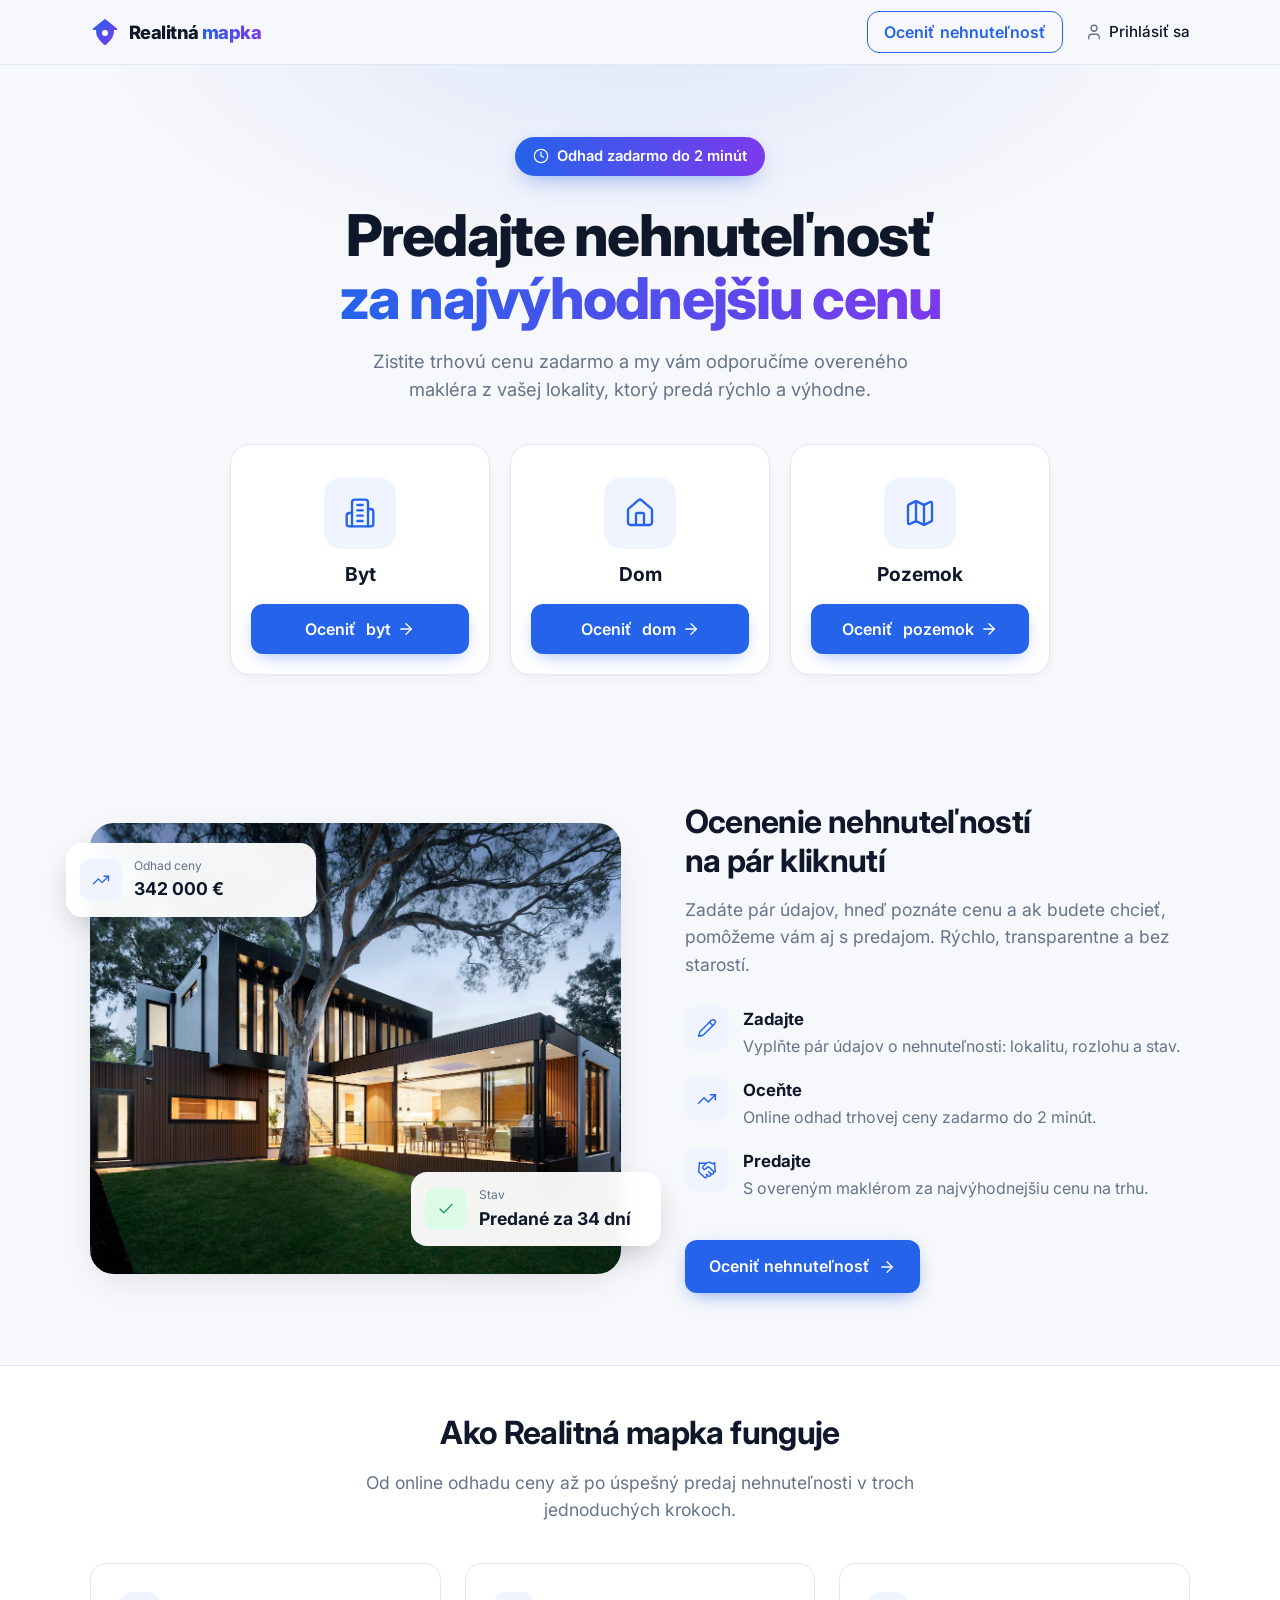
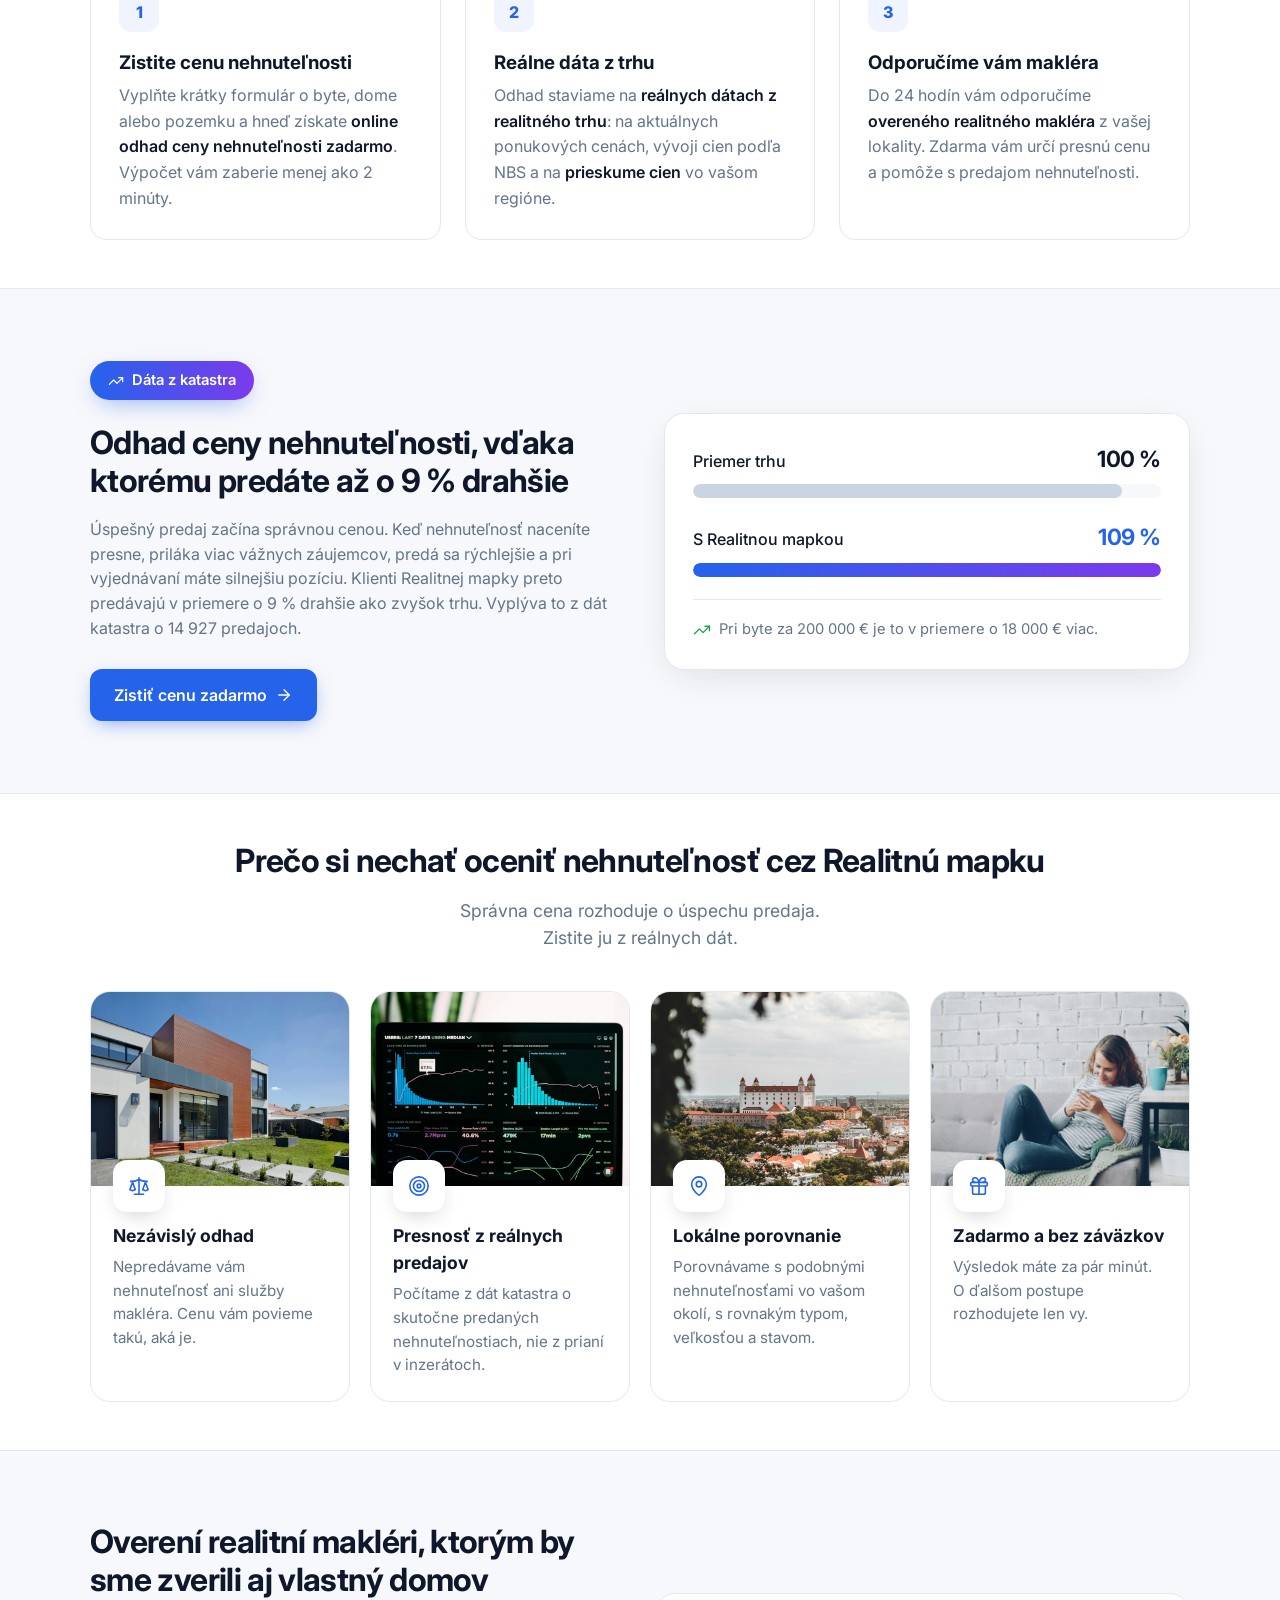
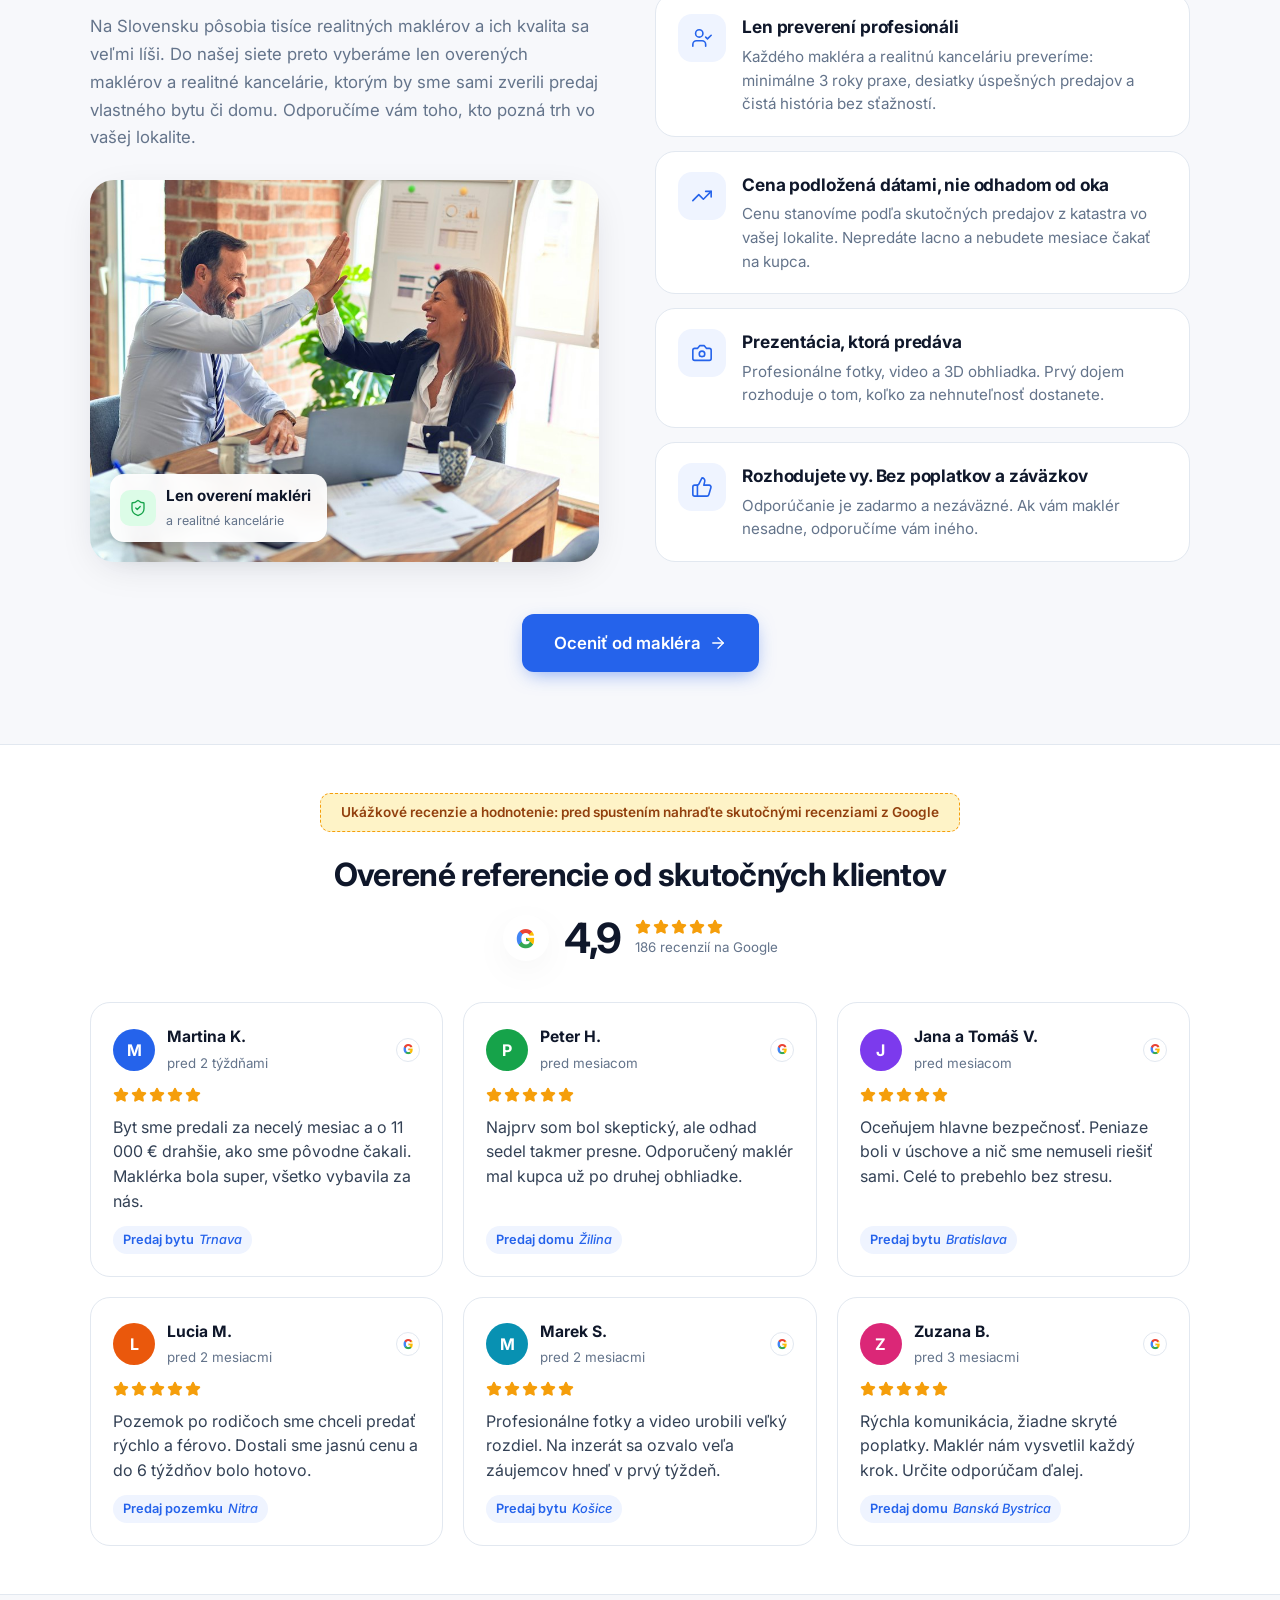
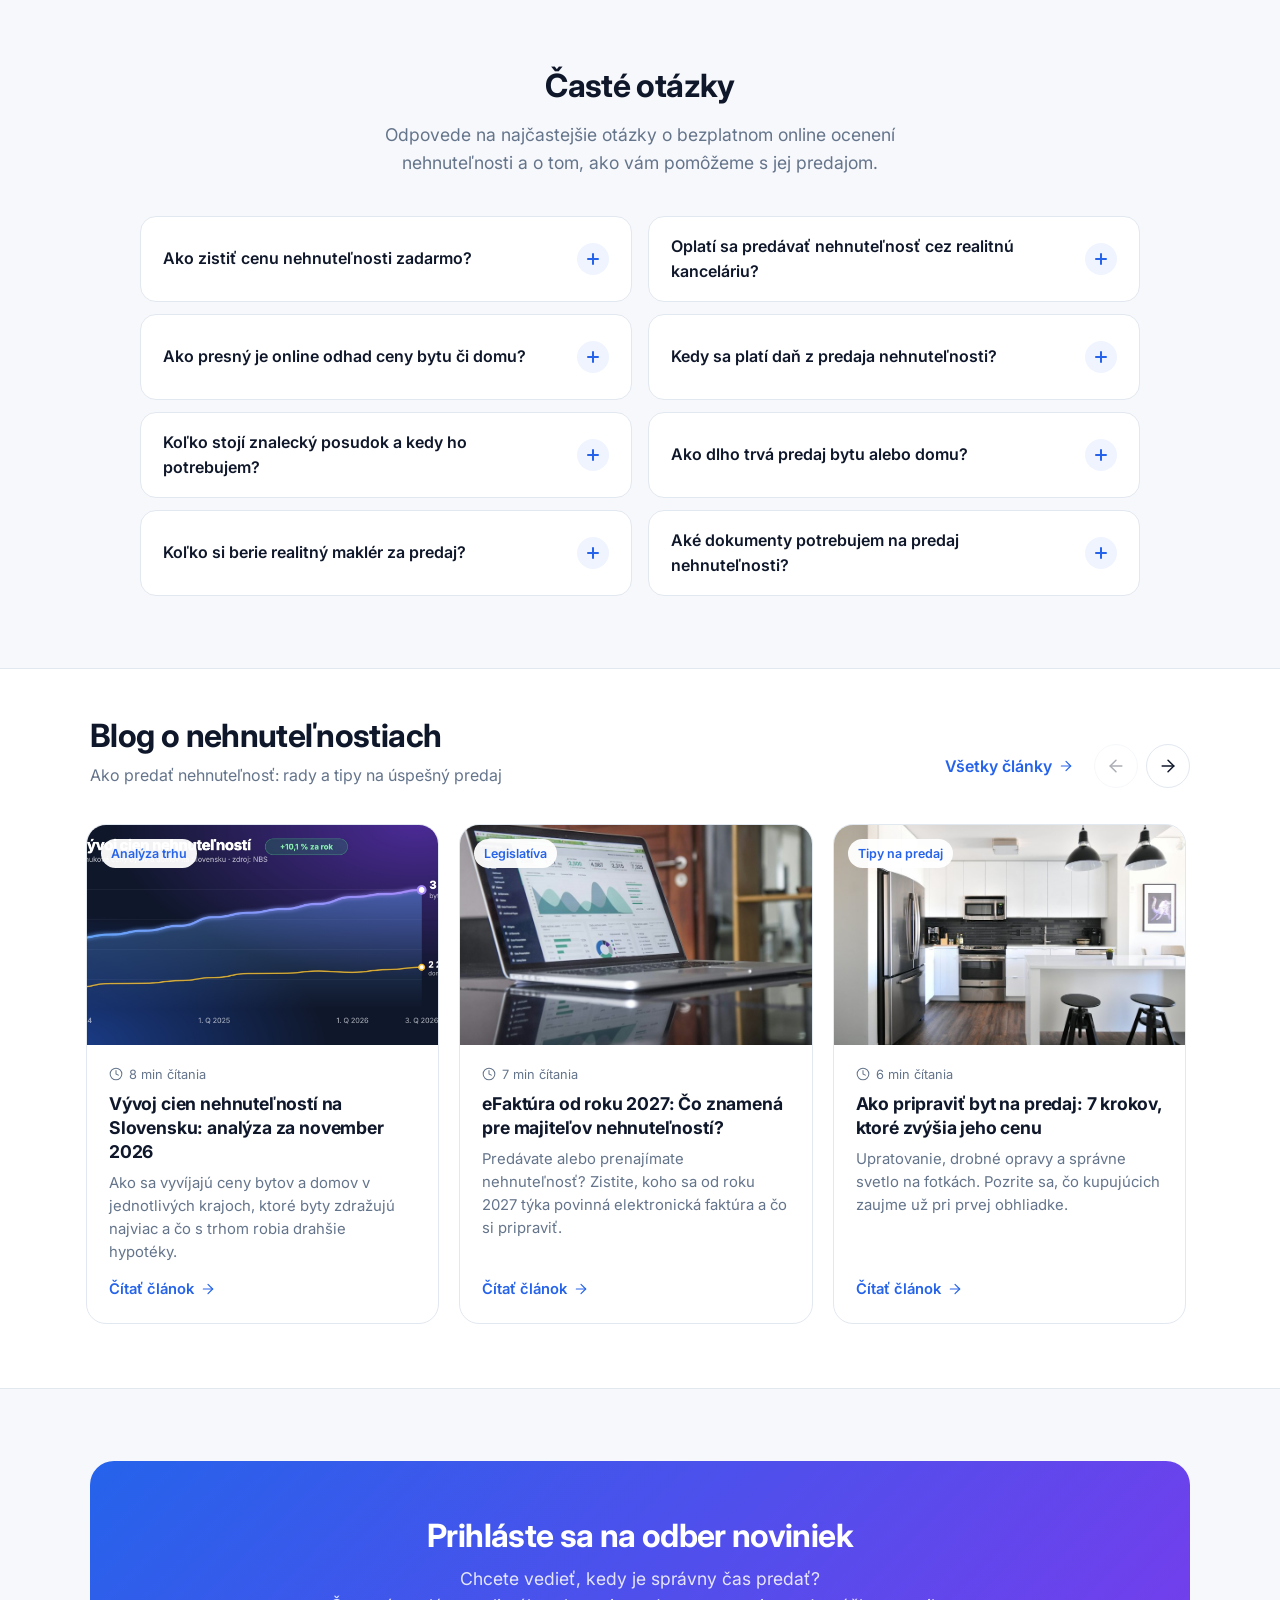
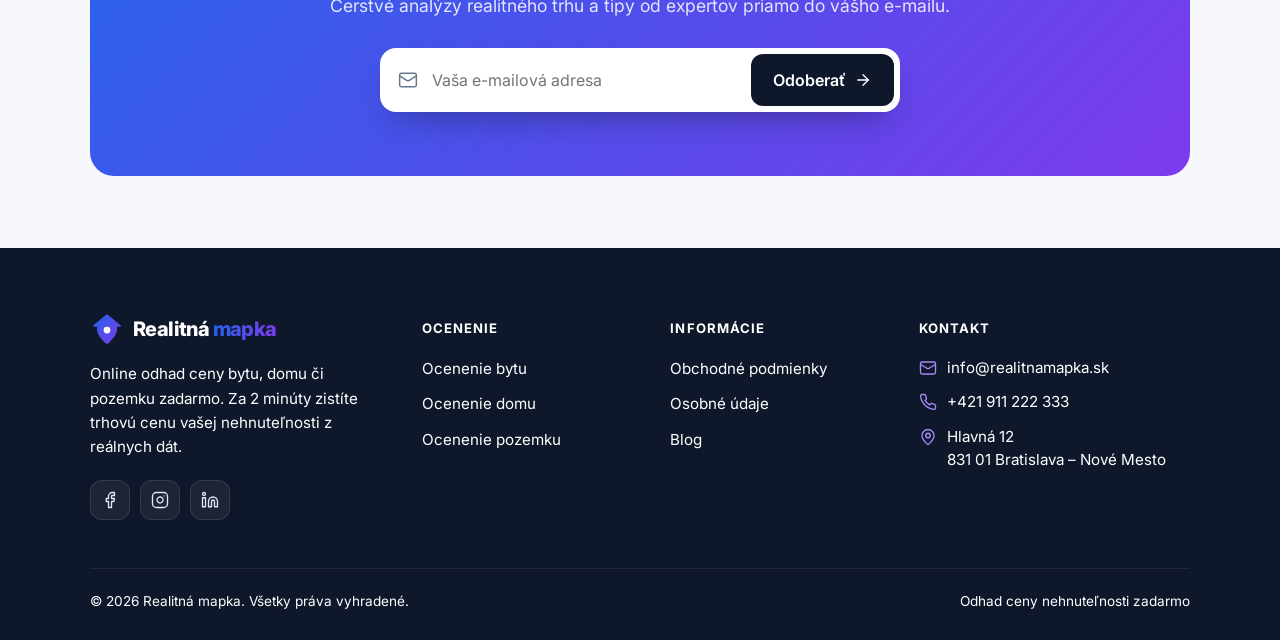
<file: index.html>
<!DOCTYPE html>
<html lang="sk">
<head>
  <meta charset="UTF-8" />
  <meta name="viewport" content="width=device-width, initial-scale=1.0" />
  <title>Odhad ceny nehnuteľnosti zadarmo | Realitná mapka</title>
  <meta name="description" content="Zistite trhovú cenu bytu, domu alebo pozemku zadarmo za 2 minúty. Odporučíme vám overeného realitného makléra, ktorý predá rýchlo a za najvýhodnejšiu cenu." />
  <link rel="preconnect" href="https://fonts.googleapis.com" />
  <link href="https://fonts.googleapis.com/css2?family=Inter:wght@400;500;600;700;800&display=swap" rel="stylesheet" />
  <link rel="canonical" href="https://realitna-mapa.vercel.app/" />
  <meta name="robots" content="index, follow, max-image-preview:large" />
  <meta property="og:type" content="website" />
  <meta property="og:locale" content="sk_SK" />
  <meta property="og:site_name" content="Realitná mapka" />
  <meta property="og:title" content="Odhad ceny nehnuteľnosti zadarmo | Realitná mapka" />
  <meta property="og:description" content="Zistite trhovú cenu bytu, domu alebo pozemku zadarmo za 2 minúty. Odporučíme vám overeného realitného makléra, ktorý predá rýchlo a za najvýhodnejšiu cenu." />
  <meta property="og:url" content="https://realitna-mapa.vercel.app/" />
  <meta property="og:image" content="https://realitna-mapa.vercel.app/assets/dom-hero.jpg" />
  <meta name="twitter:card" content="summary_large_image" />
  <script type="application/ld+json">{"@context": "https://schema.org", "@graph": [{"@type": "WebSite", "name": "Realitná mapka", "url": "https://realitna-mapa.vercel.app/", "inLanguage": "sk-SK"}, {"@type": "Organization", "name": "Realitná mapka", "url": "https://realitna-mapa.vercel.app/", "logo": "https://realitna-mapa.vercel.app/apple-touch-icon.png", "email": "info@realitnamapka.sk", "telephone": "+421 911 222 333", "address": {"@type": "PostalAddress", "streetAddress": "Hlavná 12", "postalCode": "831 01", "addressLocality": "Bratislava – Nové Mesto", "addressCountry": "SK"}}, {"@type": "FAQPage", "mainEntity": [{"@type": "Question", "name": "Ako zistiť cenu nehnuteľnosti zadarmo?", "acceptedAnswer": {"@type": "Answer", "text": "Najrýchlejšie cez náš online odhad ceny nehnuteľnosti. Vyberiete, či ide o byt, dom alebo pozemok, vyplníte lokalitu, rozlohu a stav a do 2 minút uvidíte odhad trhovej ceny. Ocenenie je úplne zadarmo a nezáväzné."}}, {"@type": "Question", "name": "Ako presný je online odhad ceny bytu či domu?", "acceptedAnswer": {"@type": "Answer", "text": "Online odhad vychádza z aktuálnych cien porovnateľných nehnuteľností vo vašom regióne a zo zadaných údajov, preto je spoľahlivou prvou orientáciou. Presnú predajnú cenu vám zdarma určí odporučený realitný maklér po obhliadke, keď zohľadní aj stav, výhľad či dopyt v lokalite."}}, {"@type": "Question", "name": "Koľko stojí znalecký posudok a kedy ho potrebujem?", "acceptedAnswer": {"@type": "Answer", "text": "Znalecký posudok na byt stojí orientačne 150 až 300 €, na rodinný dom 200 až 400 €. Potrebujete ho najmä pri hypotéke, dedičskom konaní alebo vysporiadaní majetku. Pri bežnom predaji ho predávajúci spravidla nepotrebuje, stačí odhad ceny a ocenenie maklérom."}}, {"@type": "Question", "name": "Koľko si berie realitný maklér za predaj?", "acceptedAnswer": {"@type": "Answer", "text": "Provízia realitného makléra sa na Slovensku bežne pohybuje medzi 3 a 5 % z predajnej ceny. Výšku si dohodnete priamo s maklérom. Pred podpisom zmluvy si overte, či je suma vrátane DPH a čo zahŕňa: fotky, inzerciu, obhliadky, právny servis aj úschovu."}}, {"@type": "Question", "name": "Oplatí sa predávať nehnuteľnosť cez realitnú kanceláriu?", "acceptedAnswer": {"@type": "Answer", "text": "Skúsený maklér vie nehnuteľnosť správne oceniť, profesionálne odprezentovať a lepšie vyjednať cenu, takže províziu si často vráti vyššou predajnou cenou a rýchlejším predajom. Ušetrí vám aj čas s obhliadkami a postará sa o bezpečné zmluvy. Preto odporúčame len overených maklérov s výsledkami vo vašej lokalite."}}, {"@type": "Question", "name": "Kedy sa platí daň z predaja nehnuteľnosti?", "acceptedAnswer": {"@type": "Answer", "text": "Daň z príjmu a zdravotné odvody platíte len vtedy, ak nehnuteľnosť predáte do 5 rokov od jej nadobudnutia. Po piatich rokoch je predaj od dane oslobodený. Pri zdedenej nehnuteľnosti v priamom rade sa do lehoty započítava aj doba vlastníctva poručiteľa. Daň sa počíta zo zisku, nie z celej predajnej ceny."}}, {"@type": "Question", "name": "Ako dlho trvá predaj bytu alebo domu?", "acceptedAnswer": {"@type": "Answer", "text": "Závisí to najmä od správne nastavenej ceny, lokality a stavu nehnuteľnosti. Pri reálnej cene a dobrej prezentácii sa kupujúci často nájde v priebehu niekoľkých týždňov. Po podpise kúpnej zmluvy kataster rozhoduje o vklade vlastníckeho práva spravidla do 30 dní."}}, {"@type": "Question", "name": "Aké dokumenty potrebujem na predaj nehnuteľnosti?", "acceptedAnswer": {"@type": "Answer", "text": "Pripravte si list vlastníctva, nadobúdací doklad (kúpna či darovacia zmluva alebo rozhodnutie o dedičstve), energetický certifikát, ktorý je pri predaji povinný, a pri byte aj potvrdenie od správcu o tom, že nemáte nedoplatky. Do inzerátu sa oplatí pridať aj pôdorys."}}]}]}</script>
  <link rel="icon" href="favicon.svg" type="image/svg+xml" />
  <link rel="apple-touch-icon" href="apple-touch-icon.png" />
  <link rel="stylesheet" href="styles.css?v=20261127m" />
</head>
<body>
  <header class="nav">
    <div class="container nav__inner">
      <a href="/" class="logo"><img src="assets/logo/logo-znacka.svg" alt="" width="30" height="30" /><span>Realitná <span class="accent">mapka</span></span></a>
      <div class="nav__right">
        <a href="#ocenenie" data-open-wizard class="btn btn--ghost">Oceniť<span class="hide-sm">nehnuteľnosť</span></a>
        <a href="#" class="nav__login" aria-label="Prihlásiť sa"><i data-icon="user" data-size="18"></i><span>Prihlásiť sa</span></a>
      </div>
    </div>
  </header>

  <main>
    <!-- HERO + VÝBER TYPU -->
    <section class="hero" id="start">
      <div class="container">
        <span class="pill pill--hero"><i data-icon="clock" data-size="16"></i> Odhad zadarmo do 2 minút</span>
        <h1>Predajte nehnuteľnosť<br /><span class="accent">za najvýhodnejšiu cenu</span></h1>
        <p class="lead">Zistite trhovú cenu zadarmo a my vám odporučíme overeného makléra z vašej lokality, ktorý predá rýchlo a výhodne.</p>

        <div class="types" id="types"></div>
      </div>
    </section>


    <!-- VŠETKO NA JEDNOM MIESTE -->
    <section class="section">
      <div class="container platform">
        <div class="platform__media">
          <img width="1400" height="933" src="assets/dom-hero.jpg" alt="Moderný rodinný dom so záhradou" loading="lazy" />
          <div class="float-card float-card--top">
            <span class="float-card__icon"><i data-icon="trending" data-size="18"></i></span>
            <span><small>Odhad ceny</small><strong>342 000 €</strong></span>
          </div>
          <div class="float-card float-card--bottom">
            <span class="float-card__icon float-card__icon--ok"><i data-icon="check" data-size="18"></i></span>
            <span><small>Stav</small><strong>Predané za 34 dní</strong></span>
          </div>
        </div>
        <div class="platform__text">
          <h2 class="left">Ocenenie nehnuteľností<br />na pár kliknutí</h2>
          <p class="muted lead-left">Zadáte pár údajov, hneď poznáte cenu a ak budete chcieť, pomôžeme vám aj s predajom. Rýchlo, transparentne a bez starostí.</p>
          <ul class="features">
            <li><span class="features__icon"><i data-icon="pencil" data-size="20"></i></span><div><strong>Zadajte</strong><p>Vyplňte pár údajov o nehnuteľnosti: lokalitu, rozlohu a stav.</p></div></li>
            <li><span class="features__icon"><i data-icon="trending" data-size="20"></i></span><div><strong>Oceňte</strong><p>Online odhad trhovej ceny zadarmo do 2 minút.</p></div></li>
            <li><span class="features__icon"><i data-icon="handshake" data-size="20"></i></span><div><strong>Predajte</strong><p>S overeným maklérom za najvýhodnejšiu cenu na trhu.</p></div></li>
          </ul>
          <a href="#ocenenie" data-open-wizard class="btn btn--primary btn--auto">Oceniť nehnuteľnosť <i data-icon="arrowRight" data-size="18"></i></a>
        </div>
      </div>
    </section>

    <!-- AKO TO FUNGUJE -->
    <section class="section section--alt" id="how">
      <div class="container">
        <h2>Ako Realitná mapka funguje</h2>
        <p class="section__sub">Od online odhadu ceny až po úspešný predaj nehnuteľnosti v troch jednoduchých krokoch.</p>
        <div class="steps3">
          <div class="step3"><span>1</span><h3>Zistite cenu nehnuteľnosti</h3><p>Vyplňte krátky formulár o byte, dome alebo pozemku a hneď získate <strong>online odhad ceny nehnuteľnosti zadarmo</strong>. Výpočet vám zaberie menej ako 2 minúty.</p></div>
          <div class="step3"><span>2</span><h3>Reálne dáta z trhu</h3><p>Odhad staviame na <strong>reálnych dátach z realitného trhu</strong>: na aktuálnych ponukových cenách, vývoji cien podľa NBS a na <strong>prieskume cien</strong> vo vašom regióne.</p></div>
          <div class="step3"><span>3</span><h3>Odporučíme vám makléra</h3><p>Do 24 hodín vám odporučíme <strong>overeného realitného makléra</strong> z vašej lokality. Zdarma vám určí presnú cenu a pomôže s predajom nehnuteľnosti.</p></div>
        </div>
      </div>
    </section>

    <!-- VYŠŠIA CENA -->
    <section class="section">
      <div class="container split">
        <div>
          <span class="pill pill--hero"><i data-icon="trending" data-size="16"></i> Dáta z katastra</span>
          <h2 class="left">Odhad ceny nehnuteľnosti, vďaka ktorému predáte<br class="br-sm" /> až&nbsp;o&nbsp;9&nbsp;%&nbsp;drahšie</h2>
          <p class="muted">Úspešný predaj začína správnou cenou. Keď nehnuteľnosť naceníte presne, priláka viac vážnych záujemcov, predá sa rýchlejšie a pri vyjednávaní máte silnejšiu pozíciu. Klienti Realitnej mapky preto predávajú v priemere o 9 % drahšie ako zvyšok trhu. Vyplýva to z dát katastra o 14 927 predajoch.</p>
          <a href="#ocenenie" data-open-wizard class="btn btn--primary btn--auto">Zistiť cenu zadarmo <i data-icon="arrowRight" data-size="18"></i></a>
        </div>
        <div class="compare card">
          <div class="compare__row">
            <div class="compare__head"><span>Priemer trhu</span><strong>100 %</strong></div>
            <div class="compare__track"><div class="compare__bar compare__bar--muted" style="width:91.7%"></div></div>
          </div>
          <div class="compare__row">
            <div class="compare__head"><span>S Realitnou mapkou</span><strong class="accent-text">109 %</strong></div>
            <div class="compare__track"><div class="compare__bar" style="width:100%"></div></div>
          </div>
          <div class="compare__note"><i data-icon="trending" data-size="18"></i> Pri byte za 200 000 € je to v priemere o 18 000 € viac.</div>
        </div>
      </div>
    </section>

    <!-- BENEFITY -->
    <section class="section section--alt">
      <div class="container">
        <h2>Prečo si nechať oceniť nehnuteľnosť cez Realitnú mapku</h2>
        <p class="section__sub">Správna cena rozhoduje o úspechu predaja.<br class="hide-sm" /> Zistite ju z reálnych dát.</p>
        <div class="benefits">
          <article class="benefit">
            <div class="benefit__img"><img width="800" height="600" src="assets/usp-nezavisly-odhad.jpg" alt="Moderný rodinný dom, ktorého cenu určuje nezávislý odhad" loading="lazy" /></div>
            <div class="benefit__body">
              <div class="benefit__icon"><i data-icon="scale" data-size="22"></i></div>
              <h3>Nezávislý odhad</h3>
              <p>Nepredávame vám nehnuteľnosť ani služby makléra. Cenu vám povieme takú, aká je.</p>
            </div>
          </article>
          <article class="benefit">
            <div class="benefit__img"><img width="800" height="600" src="assets/usp-realne-data.jpg" alt="Analýza reálnych dát o predajoch nehnuteľností na obrazovke" loading="lazy" /></div>
            <div class="benefit__body">
              <div class="benefit__icon"><i data-icon="target" data-size="22"></i></div>
              <h3>Presnosť z reálnych predajov</h3>
              <p>Počítame z dát katastra o skutočne predaných nehnuteľnostiach, nie z prianí v inzerátoch.</p>
            </div>
          </article>
          <article class="benefit">
            <div class="benefit__img"><img width="800" height="1000" src="assets/usp-lokalne-porovnanie.jpg" style="object-position: 50% 74%" alt="Bratislava s hradom a obytnými štvrťami, lokálne porovnanie cien nehnuteľností" loading="lazy" /></div>
            <div class="benefit__body">
              <div class="benefit__icon"><i data-icon="mapPin" data-size="22"></i></div>
              <h3>Lokálne porovnanie</h3>
              <p>Porovnávame s podobnými nehnuteľnosťami vo vašom okolí, s rovnakým typom, veľkosťou a stavom.</p>
            </div>
          </article>
          <article class="benefit">
            <div class="benefit__img"><img width="800" height="450" src="assets/usp-zadarmo.jpg" alt="Žena doma na gauči si v mobile zisťuje cenu nehnuteľnosti zadarmo" loading="lazy" /></div>
            <div class="benefit__body">
              <div class="benefit__icon"><i data-icon="gift" data-size="22"></i></div>
              <h3>Zadarmo a bez záväzkov</h3>
              <p>Výsledok máte za pár minút. O ďalšom postupe rozhodujete len vy.</p>
            </div>
          </article>
        </div>
      </div>
    </section>

    <!-- KRITÉRIÁ MAKLÉROV -->
    <section class="section">
      <div class="container brokers">
        <div class="brokers__intro">
        <h2 class="left">Overení realitní makléri, ktorým by sme zverili aj vlastný domov</h2>
        <p class="muted brokers__sub">Na Slovensku pôsobia tisíce realitných maklérov a ich kvalita sa veľmi líši. Do našej siete preto vyberáme len overených maklérov a realitné kancelárie, ktorým by sme sami zverili predaj vlastného bytu či domu. Odporučíme vám toho, kto pozná trh vo vašej lokalite.</p>
          <figure class="brokers__img">
            <img src="assets/makler-spolupraca.jpg" alt="Spokojná realitná maklérka a klient po úspešnom predaji nehnuteľnosti" width="1000" height="667" loading="lazy" decoding="async" />
            <figcaption class="brokers__badge"><span><i data-icon="shield" data-size="18"></i></span><span><strong>Len overení makléri</strong><small>a realitné kancelárie</small></span></figcaption>
          </figure>
        </div>
        <ul class="args args--stack">
          <li><span class="args__icon"><i data-icon="userCheck" data-size="22"></i></span><div><h3>Len preverení profesionáli</h3><p>Každého makléra a realitnú kanceláriu preveríme: minimálne 3 roky praxe, desiatky úspešných predajov a čistá história bez sťažností.</p></div></li>
          <li><span class="args__icon"><i data-icon="trending" data-size="22"></i></span><div><h3>Cena podložená dátami, nie odhadom od oka</h3><p>Cenu stanovíme podľa skutočných predajov z katastra vo vašej lokalite. Nepredáte lacno a nebudete mesiace čakať na kupca.</p></div></li>
          <li><span class="args__icon"><i data-icon="camera" data-size="22"></i></span><div><h3>Prezentácia, ktorá predáva</h3><p>Profesionálne fotky, video a 3D obhliadka. Prvý dojem rozhoduje o tom, koľko za nehnuteľnosť dostanete.</p></div></li>
          <li><span class="args__icon"><i data-icon="thumb" data-size="22"></i></span><div><h3>Rozhodujete vy. Bez poplatkov a záväzkov</h3><p>Odporúčanie je zadarmo a nezáväzné. Ak vám maklér nesadne, odporučíme vám iného.</p></div></li>
        </ul>
      </div>
      <div class="container section-cta">
        <a href="#ocenenie" data-open-wizard class="btn btn--primary btn--auto">Oceniť od makléra <i data-icon="arrowRight" data-size="18"></i></a>
      </div>
    </section>

    <!-- REFERENCIE -->
    <!-- POZOR: ukážkové recenzie! Pred spustením nahradiť skutočnými recenziami z Google (alebo Google Reviews widgetom). -->
    <section class="section section--alt" id="referencie">
      <div class="container">
        <div class="placeholder-note">Ukážkové recenzie a hodnotenie: pred spustením nahraďte skutočnými recenziami z Google</div>
        <h2>Overené referencie od skutočných klientov</h2>
        <div class="rating">
          <span class="g-logo g-logo--lg">G</span>
          <strong class="rating__score">4,9</strong>
          <div>
            <div class="stars"><i data-icon="star" data-size="16"></i><i data-icon="star" data-size="16"></i><i data-icon="star" data-size="16"></i><i data-icon="star" data-size="16"></i><i data-icon="star" data-size="16"></i></div>
            <small>186 recenzií na Google</small>
          </div>
        </div>
        <div class="reviews">
          <article class="review">
            <div class="review__head">
              <span class="review__avatar" style="background:#2563eb">M</span>
              <div><strong>Martina K.</strong><small>pred 2 týždňami</small></div>
              <span class="g-logo" title="Google">G</span>
            </div>
            <div class="stars"><i data-icon="star" data-size="16"></i><i data-icon="star" data-size="16"></i><i data-icon="star" data-size="16"></i><i data-icon="star" data-size="16"></i><i data-icon="star" data-size="16"></i></div>
            <p>Byt sme predali za necelý mesiac a o 11 000 € drahšie, ako sme pôvodne čakali. Maklérka bola super, všetko vybavila za nás.</p>
            <span class="review__tag">Predaj bytu <em>Trnava</em></span>
          </article>
          <article class="review">
            <div class="review__head">
              <span class="review__avatar" style="background:#16a34a">P</span>
              <div><strong>Peter H.</strong><small>pred mesiacom</small></div>
              <span class="g-logo" title="Google">G</span>
            </div>
            <div class="stars"><i data-icon="star" data-size="16"></i><i data-icon="star" data-size="16"></i><i data-icon="star" data-size="16"></i><i data-icon="star" data-size="16"></i><i data-icon="star" data-size="16"></i></div>
            <p>Najprv som bol skeptický, ale odhad sedel takmer presne. Odporučený maklér mal kupca už po druhej obhliadke.</p>
            <span class="review__tag">Predaj domu <em>Žilina</em></span>
          </article>
          <article class="review">
            <div class="review__head">
              <span class="review__avatar" style="background:#7c3aed">J</span>
              <div><strong>Jana a Tomáš V.</strong><small>pred mesiacom</small></div>
              <span class="g-logo" title="Google">G</span>
            </div>
            <div class="stars"><i data-icon="star" data-size="16"></i><i data-icon="star" data-size="16"></i><i data-icon="star" data-size="16"></i><i data-icon="star" data-size="16"></i><i data-icon="star" data-size="16"></i></div>
            <p>Oceňujem hlavne bezpečnosť. Peniaze boli v úschove a nič sme nemuseli riešiť sami. Celé to prebehlo bez stresu.</p>
            <span class="review__tag">Predaj bytu <em>Bratislava</em></span>
          </article>
          <article class="review">
            <div class="review__head">
              <span class="review__avatar" style="background:#ea580c">L</span>
              <div><strong>Lucia M.</strong><small>pred 2 mesiacmi</small></div>
              <span class="g-logo" title="Google">G</span>
            </div>
            <div class="stars"><i data-icon="star" data-size="16"></i><i data-icon="star" data-size="16"></i><i data-icon="star" data-size="16"></i><i data-icon="star" data-size="16"></i><i data-icon="star" data-size="16"></i></div>
            <p>Pozemok po rodičoch sme chceli predať rýchlo a férovo. Dostali sme jasnú cenu a do 6 týždňov bolo hotovo.</p>
            <span class="review__tag">Predaj pozemku <em>Nitra</em></span>
          </article>
          <article class="review">
            <div class="review__head">
              <span class="review__avatar" style="background:#0891b2">M</span>
              <div><strong>Marek S.</strong><small>pred 2 mesiacmi</small></div>
              <span class="g-logo" title="Google">G</span>
            </div>
            <div class="stars"><i data-icon="star" data-size="16"></i><i data-icon="star" data-size="16"></i><i data-icon="star" data-size="16"></i><i data-icon="star" data-size="16"></i><i data-icon="star" data-size="16"></i></div>
            <p>Profesionálne fotky a video urobili veľký rozdiel. Na inzerát sa ozvalo veľa záujemcov hneď v prvý týždeň.</p>
            <span class="review__tag">Predaj bytu <em>Košice</em></span>
          </article>
          <article class="review">
            <div class="review__head">
              <span class="review__avatar" style="background:#db2777">Z</span>
              <div><strong>Zuzana B.</strong><small>pred 3 mesiacmi</small></div>
              <span class="g-logo" title="Google">G</span>
            </div>
            <div class="stars"><i data-icon="star" data-size="16"></i><i data-icon="star" data-size="16"></i><i data-icon="star" data-size="16"></i><i data-icon="star" data-size="16"></i><i data-icon="star" data-size="16"></i></div>
            <p>Rýchla komunikácia, žiadne skryté poplatky. Maklér nám vysvetlil každý krok. Určite odporúčam ďalej.</p>
            <span class="review__tag">Predaj domu <em>Banská Bystrica</em></span>
          </article>
        </div>
      </div>
    </section>

    <!-- FAQ -->
    <section class="section" id="faq">
      <div class="container">
        <h2>Časté otázky</h2>
        <p class="section__sub">Odpovede na najčastejšie otázky o bezplatnom online ocenení nehnuteľnosti a o tom, ako vám pomôžeme s jej predajom.</p>
        <div class="faq">
          <div class="faq__col">
            <div class="faq__item">
              <button type="button" class="faq__q" aria-expanded="false"><span>Ako zistiť cenu nehnuteľnosti zadarmo?</span><span class="faq__pm" aria-hidden="true"></span></button>
              <div class="faq__a"><div><p>Najrýchlejšie cez náš <strong>online odhad ceny nehnuteľnosti</strong>. Vyberiete, či ide o byt, dom alebo pozemok, vyplníte lokalitu, rozlohu a stav a do 2 minút uvidíte odhad trhovej ceny. Ocenenie je úplne zadarmo a nezáväzné.</p></div></div>
            </div>
            <div class="faq__item">
              <button type="button" class="faq__q" aria-expanded="false"><span>Ako presný je online odhad ceny bytu či domu?</span><span class="faq__pm" aria-hidden="true"></span></button>
              <div class="faq__a"><div><p>Online odhad vychádza z aktuálnych cien porovnateľných nehnuteľností vo vašom regióne a zo zadaných údajov, preto je spoľahlivou prvou orientáciou. Presnú predajnú cenu vám zdarma určí odporučený realitný maklér po obhliadke, keď zohľadní aj stav, výhľad či dopyt v lokalite.</p></div></div>
            </div>
            <div class="faq__item">
              <button type="button" class="faq__q" aria-expanded="false"><span>Koľko stojí znalecký posudok a kedy ho potrebujem?</span><span class="faq__pm" aria-hidden="true"></span></button>
              <div class="faq__a"><div><p>Znalecký posudok na byt stojí orientačne 150 až 300 €, na rodinný dom 200 až 400 €. Potrebujete ho najmä pri hypotéke, dedičskom konaní alebo vysporiadaní majetku. Pri bežnom predaji ho predávajúci spravidla nepotrebuje, stačí odhad ceny a ocenenie maklérom.</p></div></div>
            </div>
            <div class="faq__item">
              <button type="button" class="faq__q" aria-expanded="false"><span>Koľko si berie realitný maklér za predaj?</span><span class="faq__pm" aria-hidden="true"></span></button>
              <div class="faq__a"><div><p>Provízia realitného makléra sa na Slovensku bežne pohybuje medzi <strong>3 a 5 % z predajnej ceny</strong>. Výšku si dohodnete priamo s maklérom. Pred podpisom zmluvy si overte, či je suma vrátane DPH a čo zahŕňa: fotky, inzerciu, obhliadky, právny servis aj úschovu.</p></div></div>
            </div>
          </div>
          <div class="faq__col">
            <div class="faq__item">
              <button type="button" class="faq__q" aria-expanded="false"><span>Oplatí sa predávať nehnuteľnosť cez realitnú kanceláriu?</span><span class="faq__pm" aria-hidden="true"></span></button>
              <div class="faq__a"><div><p>Skúsený maklér vie nehnuteľnosť správne oceniť, profesionálne odprezentovať a lepšie vyjednať cenu, takže províziu si často vráti vyššou predajnou cenou a rýchlejším predajom. Ušetrí vám aj čas s obhliadkami a postará sa o bezpečné zmluvy. Preto odporúčame len overených maklérov s výsledkami vo vašej lokalite.</p></div></div>
            </div>
            <div class="faq__item">
              <button type="button" class="faq__q" aria-expanded="false"><span>Kedy sa platí daň z predaja nehnuteľnosti?</span><span class="faq__pm" aria-hidden="true"></span></button>
              <div class="faq__a"><div><p>Daň z príjmu a zdravotné odvody platíte len vtedy, ak nehnuteľnosť predáte <strong>do 5 rokov od jej nadobudnutia</strong>. Po piatich rokoch je predaj od dane oslobodený. Pri zdedenej nehnuteľnosti v priamom rade sa do lehoty započítava aj doba vlastníctva poručiteľa. Daň sa počíta zo zisku, nie z celej predajnej ceny.</p></div></div>
            </div>
            <div class="faq__item">
              <button type="button" class="faq__q" aria-expanded="false"><span>Ako dlho trvá predaj bytu alebo domu?</span><span class="faq__pm" aria-hidden="true"></span></button>
              <div class="faq__a"><div><p>Závisí to najmä od správne nastavenej ceny, lokality a stavu nehnuteľnosti. Pri reálnej cene a dobrej prezentácii sa kupujúci často nájde v priebehu niekoľkých týždňov. Po podpise kúpnej zmluvy kataster rozhoduje o vklade vlastníckeho práva spravidla do 30 dní.</p></div></div>
            </div>
            <div class="faq__item">
              <button type="button" class="faq__q" aria-expanded="false"><span>Aké dokumenty potrebujem na predaj nehnuteľnosti?</span><span class="faq__pm" aria-hidden="true"></span></button>
              <div class="faq__a"><div><p>Pripravte si list vlastníctva, nadobúdací doklad (kúpna či darovacia zmluva alebo rozhodnutie o dedičstve), energetický certifikát, ktorý je pri predaji povinný, a pri byte aj potvrdenie od správcu o tom, že nemáte nedoplatky. Do inzerátu sa oplatí pridať aj pôdorys.</p></div></div>
            </div>
          </div>
        </div>
      </div>
    </section>

    <!-- BLOG -->
    <section class="section section--alt" id="blog">
      <div class="container">
        <div class="section__head">
          <div>
            <h2 class="left">Blog o nehnuteľnostiach</h2>
            <p class="muted">Ako predať nehnuteľnosť: rady a tipy na úspešný predaj</p>
          </div>
          <div class="section__head-actions">
            <a href="/blog/" class="link-more">Všetky články <i data-icon="arrowRight" data-size="16"></i></a>
            <div class="carousel-nav">
              <button type="button" class="carousel-btn" id="blogPrev" aria-label="Predchádzajúce články"><i data-icon="arrowLeft" data-size="20"></i></button>
              <button type="button" class="carousel-btn" id="blogNext" aria-label="Ďalšie články"><i data-icon="arrowRight" data-size="20"></i></button>
            </div>
          </div>
        </div>
        <div class="posts posts--carousel" id="blogTrack">
<a href="/blog/vyvoj-cien-nehnutelnosti-november-2026/" class="post">
  <div class="post__img"><img src="/assets/blog/vyvoj-cien-graf.jpg" alt="Graf vývoja ponukových cien bytov a domov na Slovensku od roku 2024 do 3. štvrťroka 2026" width="1600" height="800" loading="lazy" decoding="async" /><span class="post__tag">Analýza trhu</span></div>
  <div class="post__body">
    <small class="post__meta"><i data-icon="clock" data-size="14"></i> 8 min čítania</small>
    <h3>Vývoj cien nehnuteľností na Slovensku: analýza za november 2026</h3>
    <p>Ako sa vyvíjajú ceny bytov a domov v jednotlivých krajoch, ktoré byty zdražujú najviac a čo s trhom robia drahšie hypotéky.</p>
    <span class="post__more">Čítať článok <i data-icon="arrowRight" data-size="16"></i></span>
  </div>
</a>
<a href="/blog/efaktura-2027-nehnutelnosti/" class="post">
  <div class="post__img"><img src="/assets/blog/efaktura-notebook.jpg" alt="Notebook s prehľadom elektronických faktúr a účtovných dát" width="800" height="570" loading="lazy" decoding="async" /><span class="post__tag">Legislatíva</span></div>
  <div class="post__body">
    <small class="post__meta"><i data-icon="clock" data-size="14"></i> 7 min čítania</small>
    <h3>eFaktúra od roku 2027: Čo znamená pre majiteľov nehnuteľností?</h3>
    <p>Predávate alebo prenajímate nehnuteľnosť? Zistite, koho sa od roku 2027 týka povinná elektronická faktúra a čo si pripraviť.</p>
    <span class="post__more">Čítať článok <i data-icon="arrowRight" data-size="16"></i></span>
  </div>
</a>
<a href="/blog/ako-pripravit-byt-na-predaj/" class="post">
  <div class="post__img"><img src="/assets/blog/priprava-bytu.jpg" alt="Svetlá moderná kuchyňa pripravená na fotenie inzerátu bytu" width="800" height="531" loading="lazy" decoding="async" /><span class="post__tag">Tipy na predaj</span></div>
  <div class="post__body">
    <small class="post__meta"><i data-icon="clock" data-size="14"></i> 6 min čítania</small>
    <h3>Ako pripraviť byt na predaj: 7 krokov, ktoré zvýšia jeho cenu</h3>
    <p>Upratovanie, drobné opravy a správne svetlo na fotkách. Pozrite sa, čo kupujúcich zaujme už pri prvej obhliadke.</p>
    <span class="post__more">Čítať článok <i data-icon="arrowRight" data-size="16"></i></span>
  </div>
</a>
<a href="/blog/kolko-stoji-predaj-nehnutelnosti/" class="post">
  <div class="post__img"><img src="/assets/blog/naklady-predaja.jpg" alt="Pohár plný mincí s rastlinkou ako symbol nákladov a zisku z predaja nehnuteľnosti" width="800" height="533" loading="lazy" decoding="async" /><span class="post__tag">Financie</span></div>
  <div class="post__body">
    <small class="post__meta"><i data-icon="clock" data-size="14"></i> 7 min čítania</small>
    <h3>Koľko stojí predaj nehnuteľnosti? Dane, poplatky a provízia v roku 2026</h3>
    <p>Prehľad nákladov, s ktorými treba pri predaji počítať, a kedy sa predaj oslobodzuje od dane z príjmu.</p>
    <span class="post__more">Čítať článok <i data-icon="arrowRight" data-size="16"></i></span>
  </div>
</a>
<a href="/blog/online-odhad-vs-znalecky-posudok/" class="post">
  <div class="post__img"><img src="/assets/blog/odhad-vs-posudok.jpg" alt="Človek porovnáva online odhad ceny nehnuteľnosti na notebooku a v mobile" width="800" height="533" loading="lazy" decoding="async" /><span class="post__tag">Ocenenie</span></div>
  <div class="post__body">
    <small class="post__meta"><i data-icon="clock" data-size="14"></i> 5 min čítania</small>
    <h3>Online odhad vs. znalecký posudok: aký je medzi nimi rozdiel?</h3>
    <p>Kedy stačí rýchly online odhad, kedy potrebujete posudok od znalca a koľko vás ktorý z nich stojí.</p>
    <span class="post__more">Čítať článok <i data-icon="arrowRight" data-size="16"></i></span>
  </div>
</a>
        </div>
      </div>
    </section>

    <!-- ODBER NOVINIEK -->
    <section class="section">
      <div class="container">
        <div class="cta cta--news" id="newsletter">
          <h2>Prihláste sa na odber noviniek</h2>
          <p>Chcete vedieť, kedy je správny čas predať?<br class="hide-sm" /> Čerstvé analýzy realitného trhu a tipy od expertov priamo do vášho e-mailu.</p>
          <form class="cta__form" id="newsletterForm" novalidate>
            <div class="cta__row">
              <span class="cta__field"><i data-icon="mail" data-size="20"></i><input type="email" id="nlEmail" placeholder="Vaša e-mailová adresa" autocomplete="email" aria-label="Vaša e-mailová adresa" /></span>
              <button type="submit" class="btn cta__btn">Odoberať <i data-icon="arrowRight" data-size="18"></i></button>
            </div>
            <p class="newsletter__msg" id="nlMsg" role="status"></p>
          </form>
        </div>
      </div>
    </section>
  </main>

  <!-- Mobilná lepkavá CTA lišta -->
  <div class="sticky-cta" id="stickyCta">
    <a href="#ocenenie" data-open-wizard class="btn btn--primary">Oceniť nehnuteľnosť zadarmo <i data-icon="arrowRight" data-size="18"></i></a>
  </div>

  <footer class="site-footer">
    <div class="container site-footer__grid">
      <div class="site-footer__brand">
        <a href="/" class="logo logo--light"><img src="/assets/logo/logo-znacka.svg" alt="" width="34" height="34" /><span>Realitná <span class="accent">mapka</span></span></a>
        <p>Online odhad ceny bytu, domu či pozemku zadarmo. Za 2 minúty zistíte trhovú cenu vašej nehnuteľnosti z reálnych dát.</p>
        <div class="social">
          <a href="#" aria-label="Realitná mapka na Facebooku" rel="noopener"><i data-icon="facebook" data-size="18"></i></a>
          <a href="#" aria-label="Realitná mapka na Instagrame" rel="noopener"><i data-icon="instagram" data-size="18"></i></a>
          <a href="#" aria-label="Realitná mapka na LinkedIne" rel="noopener"><i data-icon="linkedin" data-size="18"></i></a>
        </div>
      </div>
      <nav class="site-footer__col" aria-label="Ocenenie">
        <h3>Ocenenie</h3>
        <a href="/?typ=byt" data-open-wizard="byt">Ocenenie bytu</a>
        <a href="/?typ=dom" data-open-wizard="dom">Ocenenie domu</a>
        <a href="/?typ=pozemok" data-open-wizard="pozemok">Ocenenie pozemku</a>
      </nav>
      <nav class="site-footer__col" aria-label="Informácie">
        <h3>Informácie</h3>
        <a href="#">Obchodné podmienky</a>
        <a href="#">Osobné údaje</a>
        <a href="/blog/">Blog</a>
      </nav>
      <div class="site-footer__col site-footer__contact">
        <h3>Kontakt</h3>
        <a href="mailto:info@realitnamapka.sk"><i data-icon="mail" data-size="18"></i> info@realitnamapka.sk</a>
        <a href="tel:+421911222333"><i data-icon="phone" data-size="18"></i> +421 911 222 333</a>
        <address><i data-icon="mapPin" data-size="18"></i><span>Hlavná 12<br />831 01 Bratislava – Nové Mesto</span></address>
      </div>
    </div>
    <div class="container site-footer__bottom">
      <span>© 2026 Realitná mapka. Všetky práva vyhradené.</span>
      <span>Odhad ceny nehnuteľnosti zadarmo</span>
    </div>
  </footer>

  <!-- MODAL: OCENENIE -->
  <div class="modal" id="wizModal" aria-hidden="true">
    <div class="modal__backdrop" data-close></div>
    <div class="modal__dialog" role="dialog" aria-modal="true" aria-labelledby="wizType">
      <div class="wizard" id="wizard">
        <div class="wizard__top">
          <button type="button" class="link-btn" id="backBtn"><i data-icon="arrowLeft" data-size="18"></i> Späť</button>
          <span class="wizard__type" id="wizType"></span>
          <button type="button" class="modal__close" data-close aria-label="Zavrieť"><i data-icon="close" data-size="20"></i></button>
        </div>
        <div class="progress"><div class="progress__bar" id="progressBar"></div></div>
        <form id="stepForm" novalidate></form>
        <p class="secure"><i data-icon="lock" data-size="16"></i> Vaše údaje sú v bezpečí</p>
      </div>
    </div>
  </div>

  <script src="icons.js?v=20261124d"></script>
  <script src="config.js?v=20261124d"></script>
  <script src="app.js?v=20261127j"></script>
</body>
</html>
</file>
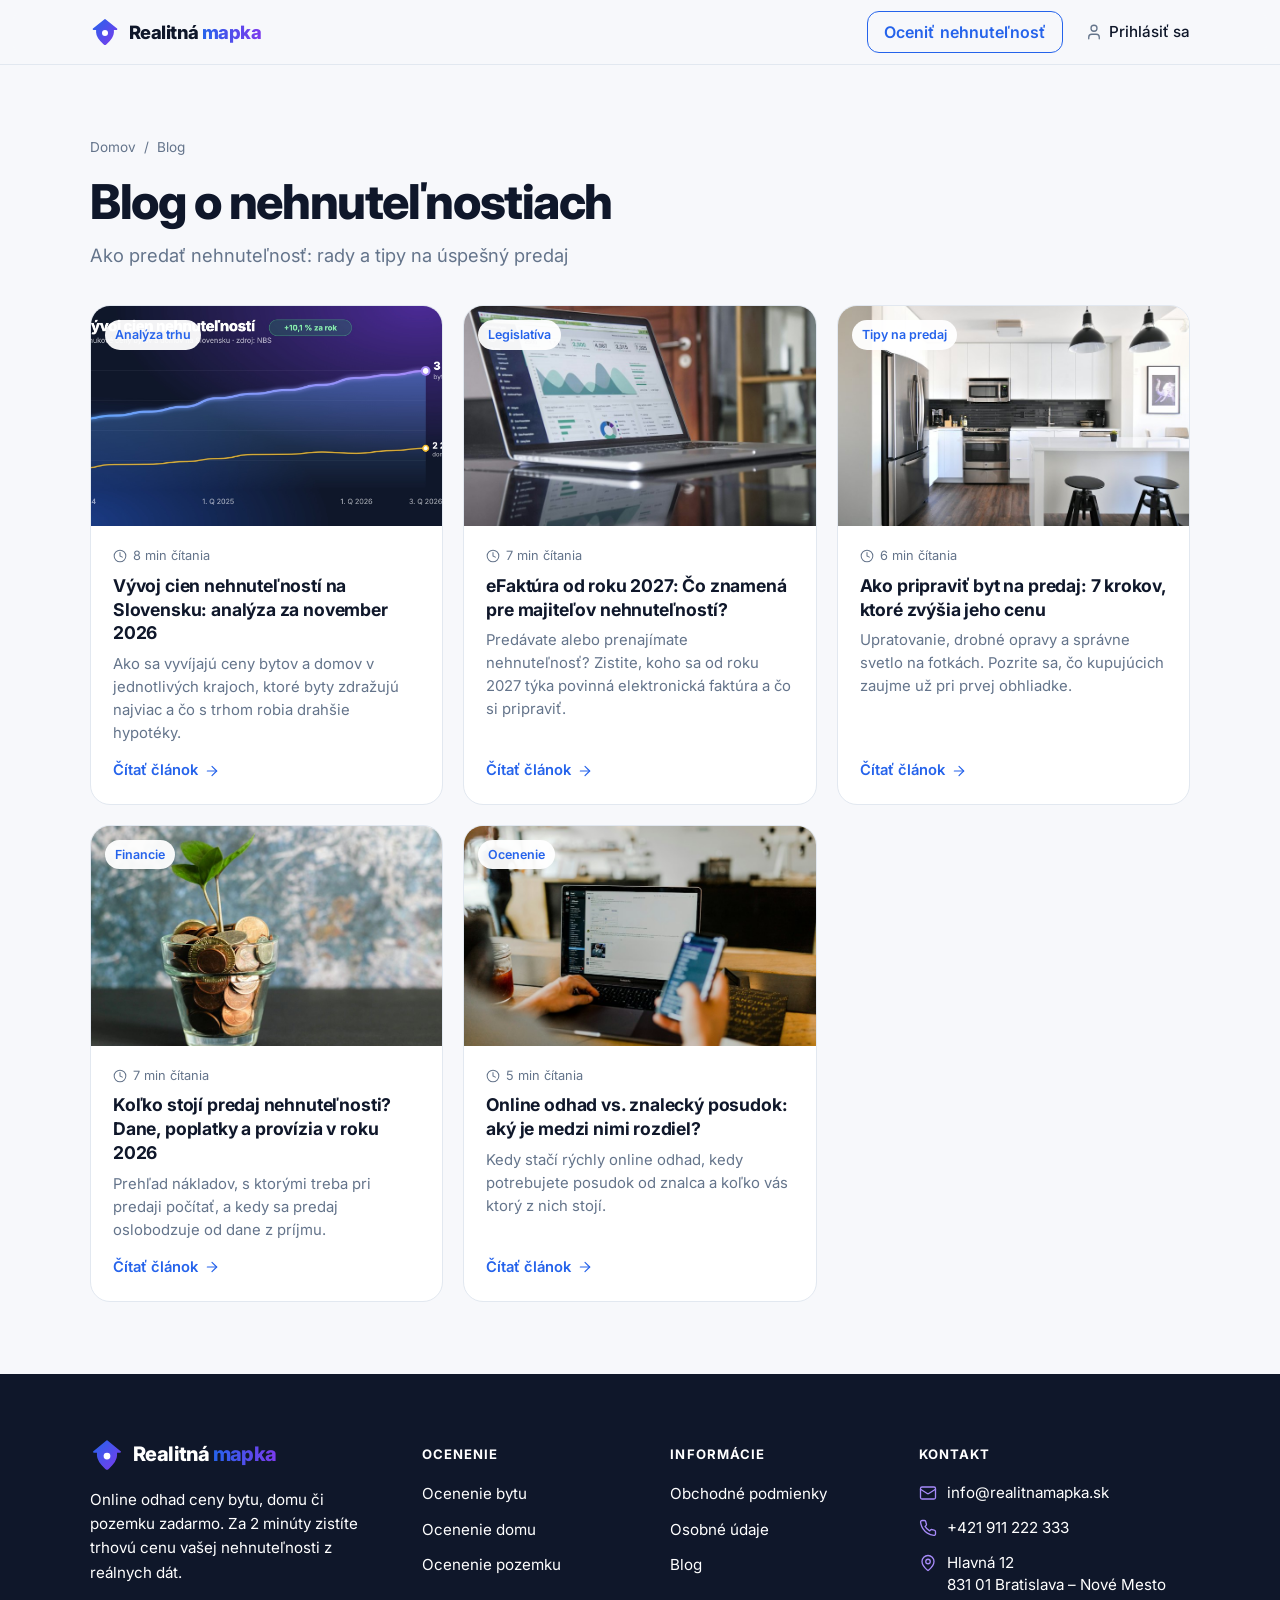
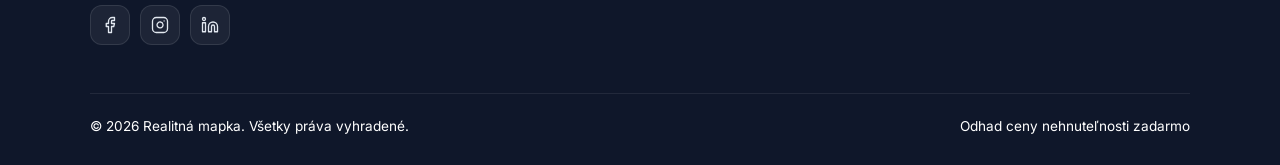
<file: blog/index.html>
<!DOCTYPE html>
<html lang="sk">
<head>
  <meta charset="UTF-8" />
  <meta name="viewport" content="width=device-width, initial-scale=1.0" />
  <title>Blog o predaji nehnuteľností: rady, ceny a dane | Realitná mapka</title>
  <meta name="description" content="Praktické články o predaji bytov, domov a pozemkov: ako nastaviť cenu, pripraviť nehnuteľnosť na predaj, koľko stoja dane a poplatky v roku 2026." />
  <link rel="canonical" href="https://realitna-mapa.vercel.app/blog/" />
  <meta name="robots" content="index, follow, max-image-preview:large" />
  <meta property="og:type" content="website" />
  <meta property="og:locale" content="sk_SK" />
  <meta property="og:site_name" content="Realitná mapka" />
  <meta property="og:title" content="Blog o predaji nehnuteľností: rady, ceny a dane | Realitná mapka" />
  <meta property="og:description" content="Praktické články o predaji bytov, domov a pozemkov: ako nastaviť cenu, pripraviť nehnuteľnosť na predaj, koľko stoja dane a poplatky v roku 2026." />
  <meta property="og:url" content="https://realitna-mapa.vercel.app/blog/" />
  <meta property="og:image" content="https://realitna-mapa.vercel.app/assets/blog/vyvoj-cien-graf.jpg" />
  <meta name="twitter:card" content="summary_large_image" />
  <link rel="icon" href="/favicon.svg" type="image/svg+xml" />
  <link rel="apple-touch-icon" href="/apple-touch-icon.png" />
  <link rel="preconnect" href="https://fonts.googleapis.com" />
  <link href="https://fonts.googleapis.com/css2?family=Inter:wght@400;500;600;700;800&display=swap" rel="stylesheet" />
  <link rel="stylesheet" href="/styles.css?v=20261127m" />
  <link rel="stylesheet" href="/blog/blog.css?v=20261124d" />
  <script type="application/ld+json">{"@context": "https://schema.org", "@type": "Blog", "name": "Blog Realitná mapka", "url": "https://realitna-mapa.vercel.app/blog/", "inLanguage": "sk-SK", "blogPost": [{"@type": "BlogPosting", "headline": "Vývoj cien nehnuteľností na Slovensku: analýza za november 2026", "url": "https://realitna-mapa.vercel.app/blog/vyvoj-cien-nehnutelnosti-november-2026/", "datePublished": "2026-11-23", "author": {"@type": "Person", "name": "Jana"}}, {"@type": "BlogPosting", "headline": "eFaktúra od roku 2027: Čo znamená pre majiteľov nehnuteľností?", "url": "https://realitna-mapa.vercel.app/blog/efaktura-2027-nehnutelnosti/", "datePublished": "2026-11-23", "author": {"@type": "Person", "name": "Jana"}}, {"@type": "BlogPosting", "headline": "Ako pripraviť byt na predaj: 7 krokov, ktoré zvýšia jeho cenu", "url": "https://realitna-mapa.vercel.app/blog/ako-pripravit-byt-na-predaj/", "datePublished": "2026-11-23", "author": {"@type": "Person", "name": "Jana"}}, {"@type": "BlogPosting", "headline": "Koľko stojí predaj nehnuteľnosti? Dane, poplatky a provízia v roku 2026", "url": "https://realitna-mapa.vercel.app/blog/kolko-stoji-predaj-nehnutelnosti/", "datePublished": "2026-11-23", "author": {"@type": "Person", "name": "Jana"}}, {"@type": "BlogPosting", "headline": "Online odhad vs. znalecký posudok: aký je medzi nimi rozdiel?", "url": "https://realitna-mapa.vercel.app/blog/online-odhad-vs-znalecky-posudok/", "datePublished": "2026-11-23", "author": {"@type": "Person", "name": "Jana"}}]}</script>
</head>
<body data-page="article">
  <header class="nav">
    <div class="container nav__inner">
      <a href="/" class="logo"><img src="/assets/logo/logo-znacka.svg" alt="" width="30" height="30" /><span>Realitná <span class="accent">mapka</span></span></a>
      <div class="nav__right">
        <a href="/?ocenit=1" data-open-wizard class="btn btn--ghost">Oceniť<span class="hide-sm">nehnuteľnosť</span></a>
        <a href="#" class="nav__login" aria-label="Prihlásiť sa"><i data-icon="user" data-size="18"></i><span>Prihlásiť sa</span></a>
      </div>
    </div>
  </header>

  <main>
    <section class="section blog-hero">
      <div class="container">
        <nav class="breadcrumbs" aria-label="Omrvinková navigácia"><a href="/">Domov</a><span>/</span><span aria-current="page">Blog</span></nav>
        <h1>Blog o nehnuteľnostiach</h1>
        <p class="lead">Ako predať nehnuteľnosť: rady a tipy na úspešný predaj</p>
        <div class="posts"><a href="/blog/vyvoj-cien-nehnutelnosti-november-2026/" class="post">
  <div class="post__img"><img src="/assets/blog/vyvoj-cien-graf.jpg" alt="Graf vývoja ponukových cien bytov a domov na Slovensku od roku 2024 do 3. štvrťroka 2026" width="1600" height="800" loading="lazy" decoding="async" /><span class="post__tag">Analýza trhu</span></div>
  <div class="post__body">
    <small class="post__meta"><i data-icon="clock" data-size="14"></i> 8 min čítania</small>
    <h3>Vývoj cien nehnuteľností na Slovensku: analýza za november 2026</h3>
    <p>Ako sa vyvíjajú ceny bytov a domov v jednotlivých krajoch, ktoré byty zdražujú najviac a čo s trhom robia drahšie hypotéky.</p>
    <span class="post__more">Čítať článok <i data-icon="arrowRight" data-size="16"></i></span>
  </div>
</a><a href="/blog/efaktura-2027-nehnutelnosti/" class="post">
  <div class="post__img"><img src="/assets/blog/efaktura-notebook.jpg" alt="Notebook s prehľadom elektronických faktúr a účtovných dát" width="800" height="570" loading="lazy" decoding="async" /><span class="post__tag">Legislatíva</span></div>
  <div class="post__body">
    <small class="post__meta"><i data-icon="clock" data-size="14"></i> 7 min čítania</small>
    <h3>eFaktúra od roku 2027: Čo znamená pre majiteľov nehnuteľností?</h3>
    <p>Predávate alebo prenajímate nehnuteľnosť? Zistite, koho sa od roku 2027 týka povinná elektronická faktúra a čo si pripraviť.</p>
    <span class="post__more">Čítať článok <i data-icon="arrowRight" data-size="16"></i></span>
  </div>
</a><a href="/blog/ako-pripravit-byt-na-predaj/" class="post">
  <div class="post__img"><img src="/assets/blog/priprava-bytu.jpg" alt="Svetlá moderná kuchyňa pripravená na fotenie inzerátu bytu" width="800" height="531" loading="lazy" decoding="async" /><span class="post__tag">Tipy na predaj</span></div>
  <div class="post__body">
    <small class="post__meta"><i data-icon="clock" data-size="14"></i> 6 min čítania</small>
    <h3>Ako pripraviť byt na predaj: 7 krokov, ktoré zvýšia jeho cenu</h3>
    <p>Upratovanie, drobné opravy a správne svetlo na fotkách. Pozrite sa, čo kupujúcich zaujme už pri prvej obhliadke.</p>
    <span class="post__more">Čítať článok <i data-icon="arrowRight" data-size="16"></i></span>
  </div>
</a><a href="/blog/kolko-stoji-predaj-nehnutelnosti/" class="post">
  <div class="post__img"><img src="/assets/blog/naklady-predaja.jpg" alt="Pohár plný mincí s rastlinkou ako symbol nákladov a zisku z predaja nehnuteľnosti" width="800" height="533" loading="lazy" decoding="async" /><span class="post__tag">Financie</span></div>
  <div class="post__body">
    <small class="post__meta"><i data-icon="clock" data-size="14"></i> 7 min čítania</small>
    <h3>Koľko stojí predaj nehnuteľnosti? Dane, poplatky a provízia v roku 2026</h3>
    <p>Prehľad nákladov, s ktorými treba pri predaji počítať, a kedy sa predaj oslobodzuje od dane z príjmu.</p>
    <span class="post__more">Čítať článok <i data-icon="arrowRight" data-size="16"></i></span>
  </div>
</a><a href="/blog/online-odhad-vs-znalecky-posudok/" class="post">
  <div class="post__img"><img src="/assets/blog/odhad-vs-posudok.jpg" alt="Človek porovnáva online odhad ceny nehnuteľnosti na notebooku a v mobile" width="800" height="533" loading="lazy" decoding="async" /><span class="post__tag">Ocenenie</span></div>
  <div class="post__body">
    <small class="post__meta"><i data-icon="clock" data-size="14"></i> 5 min čítania</small>
    <h3>Online odhad vs. znalecký posudok: aký je medzi nimi rozdiel?</h3>
    <p>Kedy stačí rýchly online odhad, kedy potrebujete posudok od znalca a koľko vás ktorý z nich stojí.</p>
    <span class="post__more">Čítať článok <i data-icon="arrowRight" data-size="16"></i></span>
  </div>
</a></div>
      </div>
    </section>
  </main>

  <footer class="site-footer">
    <div class="container site-footer__grid">
      <div class="site-footer__brand">
        <a href="/" class="logo logo--light"><img src="/assets/logo/logo-znacka.svg" alt="" width="34" height="34" /><span>Realitná <span class="accent">mapka</span></span></a>
        <p>Online odhad ceny bytu, domu či pozemku zadarmo. Za 2 minúty zistíte trhovú cenu vašej nehnuteľnosti z reálnych dát.</p>
        <div class="social">
          <a href="#" aria-label="Realitná mapka na Facebooku" rel="noopener"><i data-icon="facebook" data-size="18"></i></a>
          <a href="#" aria-label="Realitná mapka na Instagrame" rel="noopener"><i data-icon="instagram" data-size="18"></i></a>
          <a href="#" aria-label="Realitná mapka na LinkedIne" rel="noopener"><i data-icon="linkedin" data-size="18"></i></a>
        </div>
      </div>
      <nav class="site-footer__col" aria-label="Ocenenie">
        <h3>Ocenenie</h3>
        <a href="/?typ=byt" data-open-wizard="byt">Ocenenie bytu</a>
        <a href="/?typ=dom" data-open-wizard="dom">Ocenenie domu</a>
        <a href="/?typ=pozemok" data-open-wizard="pozemok">Ocenenie pozemku</a>
      </nav>
      <nav class="site-footer__col" aria-label="Informácie">
        <h3>Informácie</h3>
        <a href="#">Obchodné podmienky</a>
        <a href="#">Osobné údaje</a>
        <a href="/blog/">Blog</a>
      </nav>
      <div class="site-footer__col site-footer__contact">
        <h3>Kontakt</h3>
        <a href="mailto:info@realitnamapka.sk"><i data-icon="mail" data-size="18"></i> info@realitnamapka.sk</a>
        <a href="tel:+421911222333"><i data-icon="phone" data-size="18"></i> +421 911 222 333</a>
        <address><i data-icon="mapPin" data-size="18"></i><span>Hlavná 12<br />831 01 Bratislava – Nové Mesto</span></address>
      </div>
    </div>
    <div class="container site-footer__bottom">
      <span>© 2026 Realitná mapka. Všetky práva vyhradené.</span>
      <span>Odhad ceny nehnuteľnosti zadarmo</span>
    </div>
  </footer>
  <div class="chart-tip" id="chartTip" role="status" aria-live="polite"></div>

  <!-- MODAL: OCENENIE -->
  <div class="modal" id="wizModal" aria-hidden="true">
    <div class="modal__backdrop" data-close></div>
    <div class="modal__dialog" role="dialog" aria-modal="true" aria-labelledby="wizType">
      <div class="wizard" id="wizard">
        <div class="wizard__top">
          <button type="button" class="link-btn" id="backBtn"><i data-icon="arrowLeft" data-size="18"></i> Späť</button>
          <span class="wizard__type" id="wizType"></span>
          <button type="button" class="modal__close" data-close aria-label="Zavrieť"><i data-icon="close" data-size="20"></i></button>
        </div>
        <div class="progress"><div class="progress__bar" id="progressBar"></div></div>
        <form id="stepForm" novalidate></form>
        <p class="secure"><i data-icon="lock" data-size="16"></i> Vaše údaje sú v bezpečí</p>
      </div>
    </div>
  </div>

  <script src="/icons.js?v=20261124d"></script>
  <script src="/config.js?v=20261124d"></script>
  <script src="/app.js?v=20261127j"></script>
  <script src="/blog/blog.js?v=20261124d"></script>
</body>
</html>
</file>
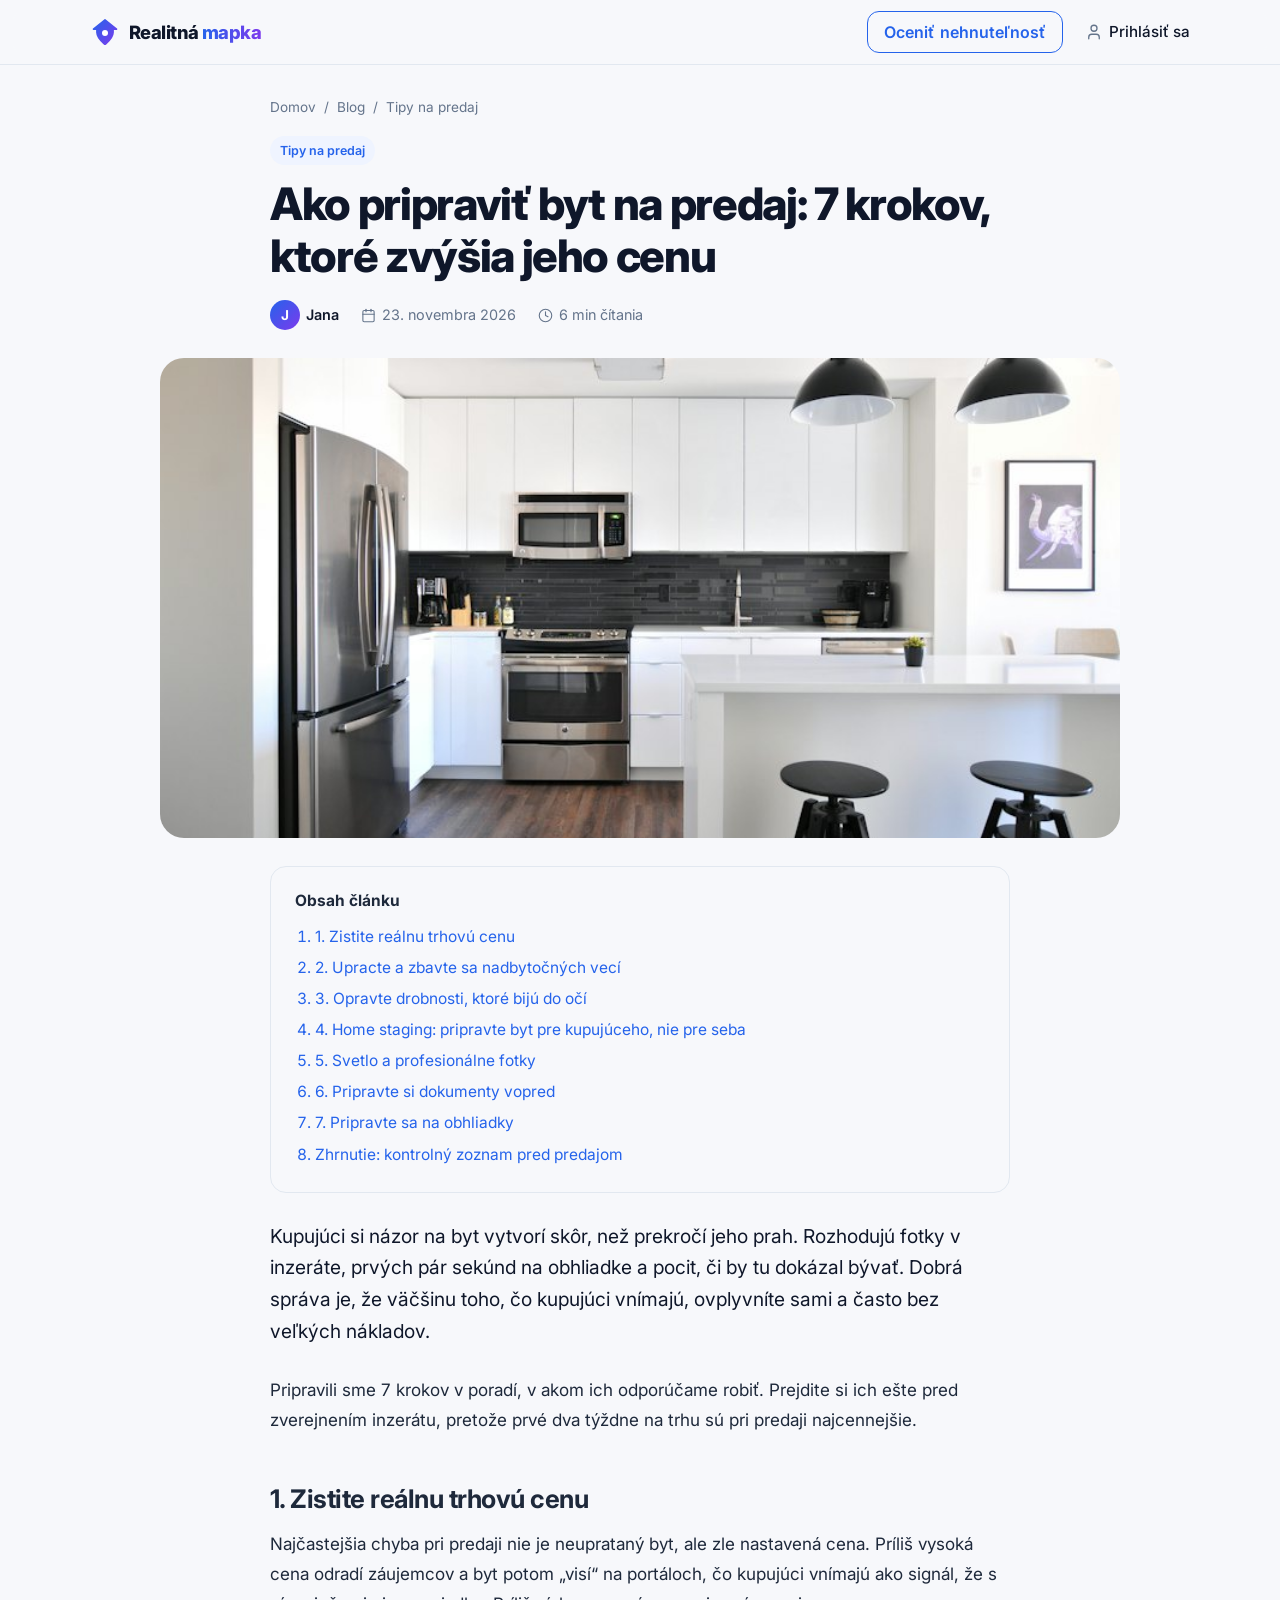
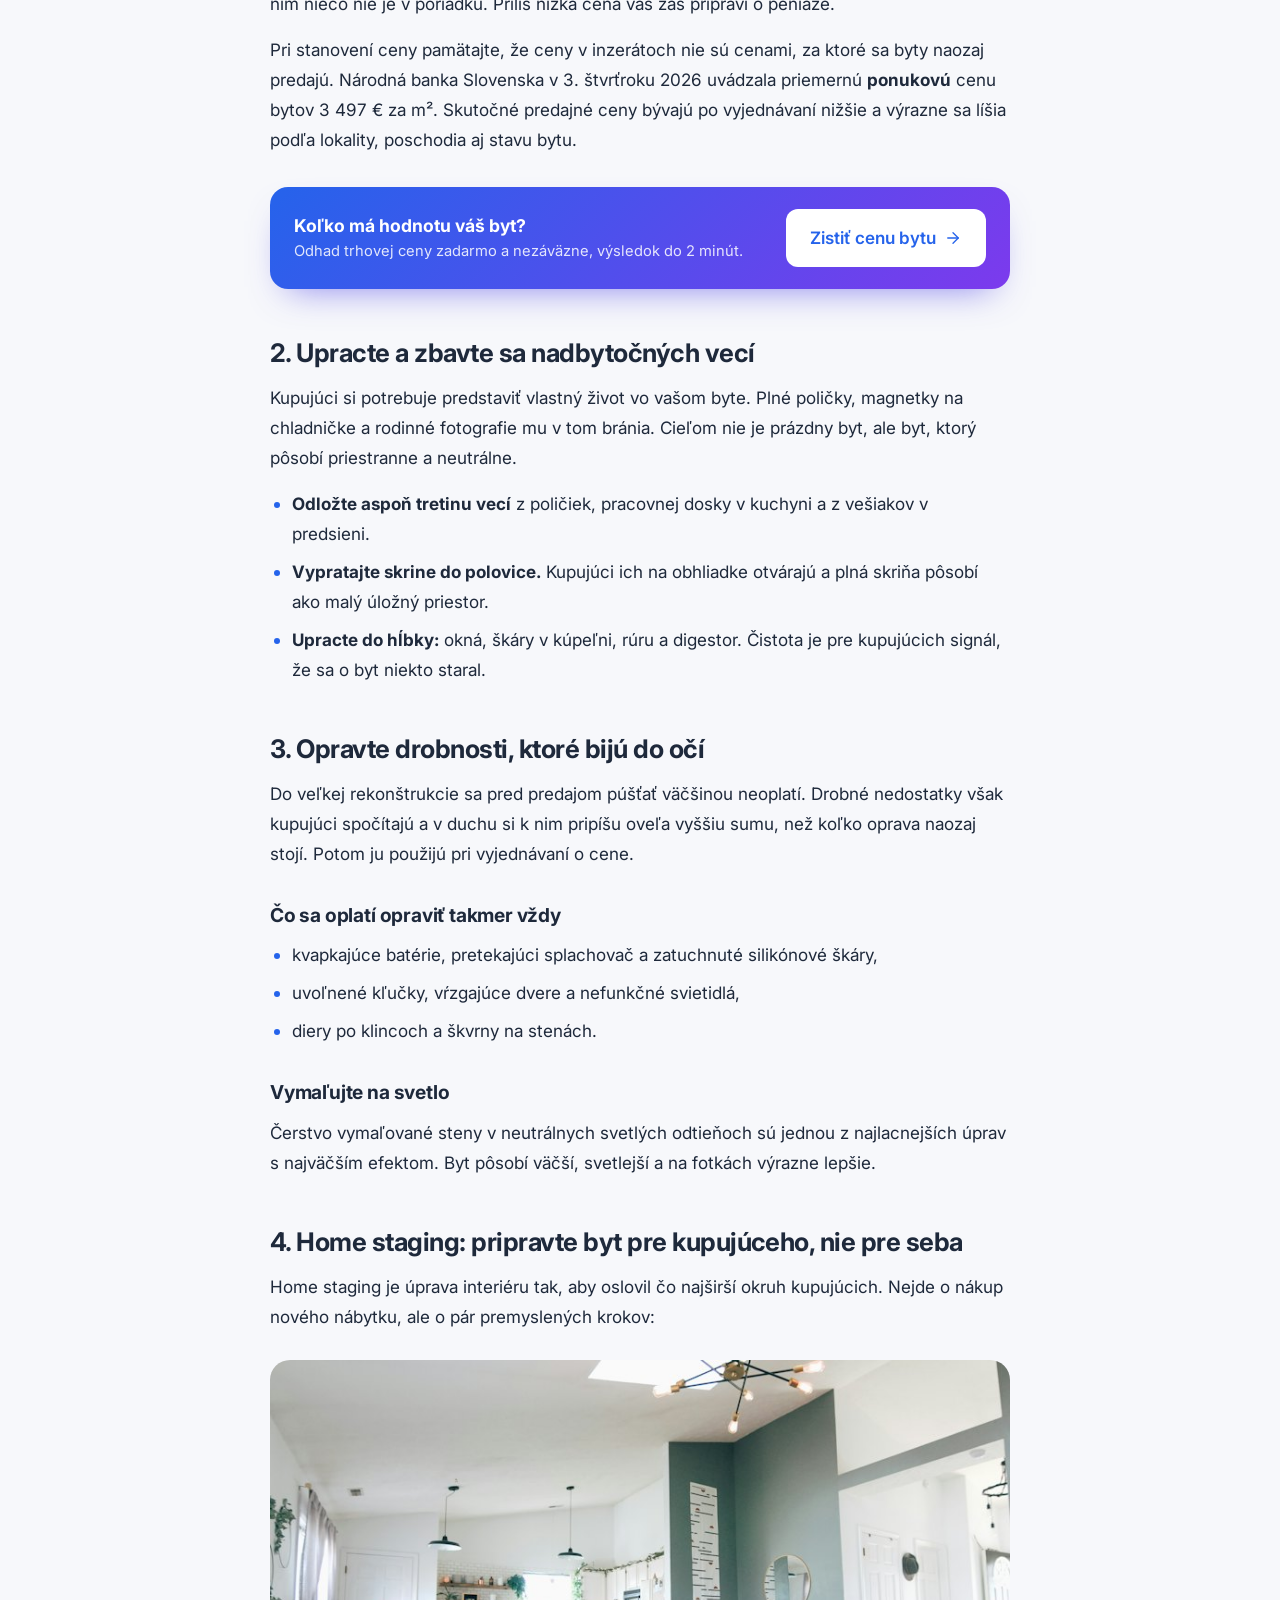
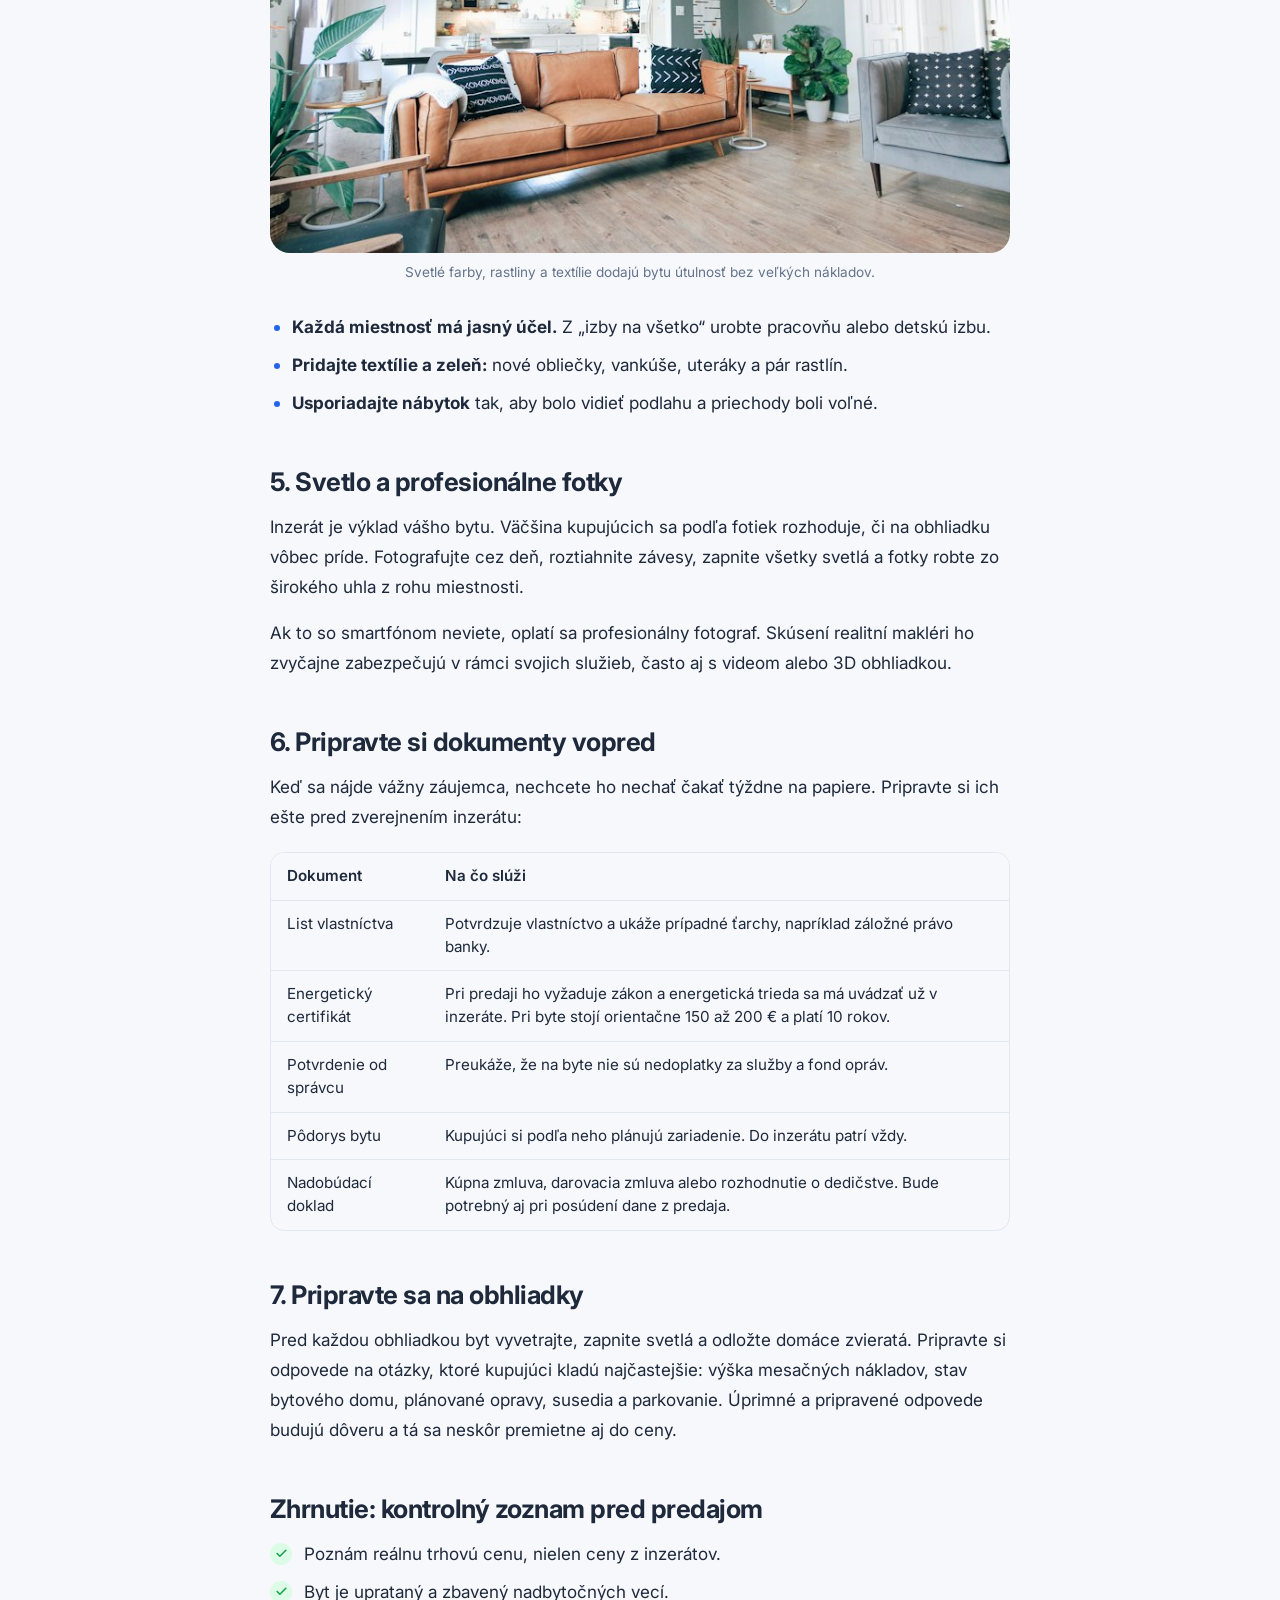
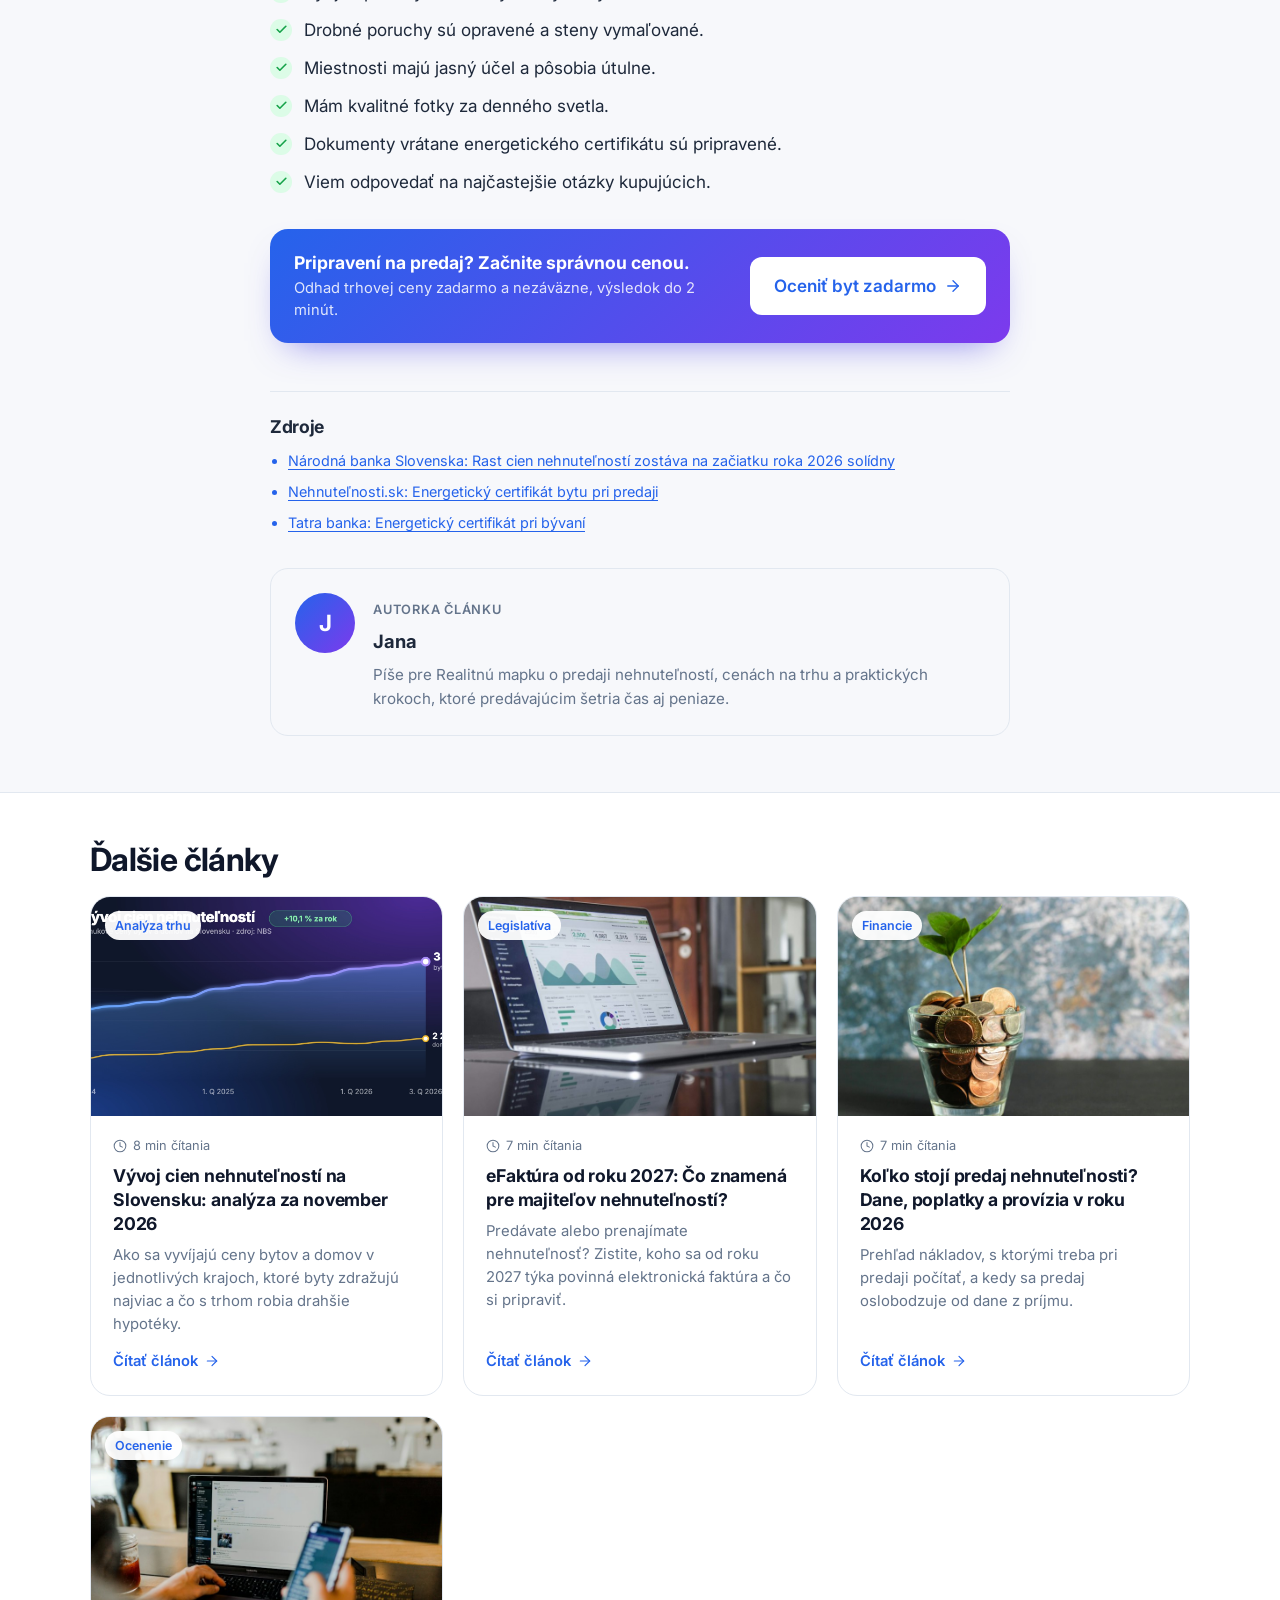
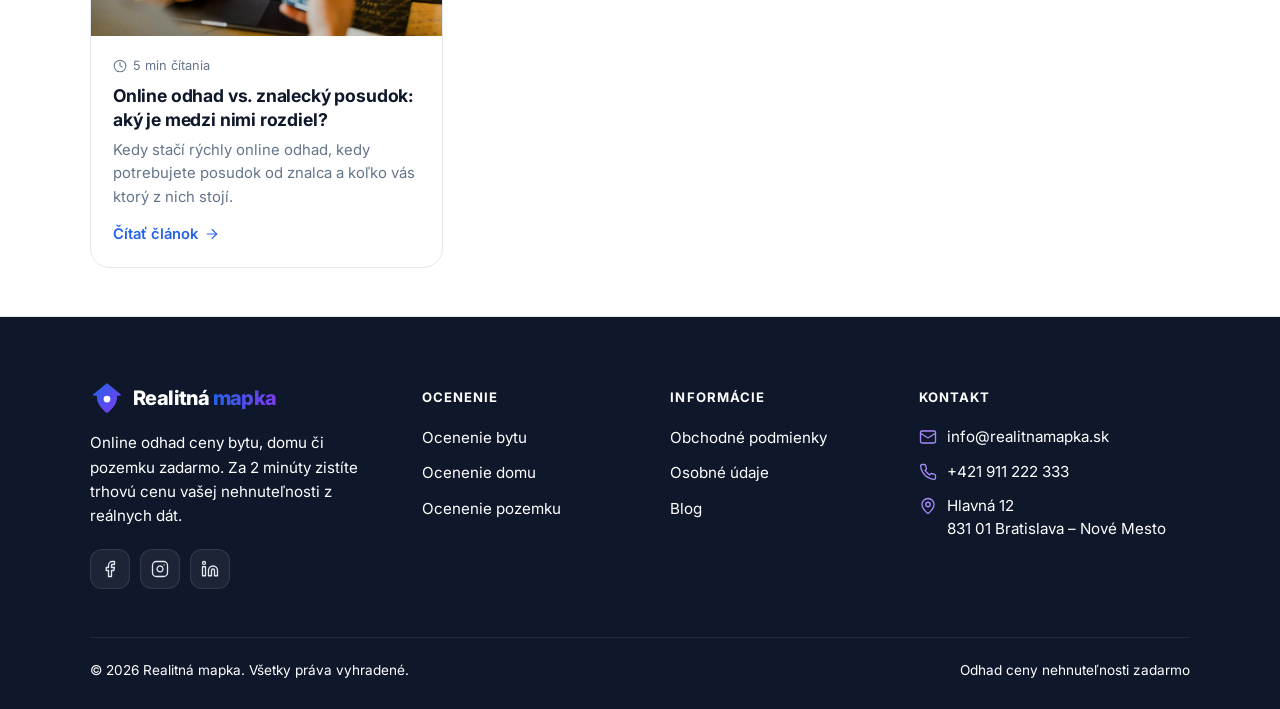
<file: blog/ako-pripravit-byt-na-predaj/index.html>
<!DOCTYPE html>
<html lang="sk">
<head>
  <meta charset="UTF-8" />
  <meta name="viewport" content="width=device-width, initial-scale=1.0" />
  <title>Ako pripraviť byt na predaj: 7 krokov k vyššej cene</title>
  <meta name="description" content="Praktický návod, ako pripraviť byt na predaj: reálna cena, upratanie, drobné opravy, home staging, fotky aj dokumenty. Predajte rýchlejšie a výhodnejšie." />
  <link rel="canonical" href="https://realitna-mapa.vercel.app/blog/ako-pripravit-byt-na-predaj/" />
  <meta name="robots" content="index, follow, max-image-preview:large" />
  <meta property="og:type" content="article" />
  <meta property="og:locale" content="sk_SK" />
  <meta property="og:site_name" content="Realitná mapka" />
  <meta property="og:title" content="Ako pripraviť byt na predaj: 7 krokov k vyššej cene" />
  <meta property="og:description" content="Praktický návod, ako pripraviť byt na predaj: reálna cena, upratanie, drobné opravy, home staging, fotky aj dokumenty. Predajte rýchlejšie a výhodnejšie." />
  <meta property="og:url" content="https://realitna-mapa.vercel.app/blog/ako-pripravit-byt-na-predaj/" />
  <meta property="og:image" content="https://realitna-mapa.vercel.app/assets/blog/priprava-bytu.jpg" />
  <meta name="twitter:card" content="summary_large_image" />
  <link rel="icon" href="/favicon.svg" type="image/svg+xml" />
  <link rel="apple-touch-icon" href="/apple-touch-icon.png" />
  <link rel="preconnect" href="https://fonts.googleapis.com" />
  <link href="https://fonts.googleapis.com/css2?family=Inter:wght@400;500;600;700;800&display=swap" rel="stylesheet" />
  <link rel="stylesheet" href="/styles.css?v=20261127m" />
  <link rel="stylesheet" href="/blog/blog.css?v=20261124d" />
  <script type="application/ld+json">{"@context": "https://schema.org", "@graph": [{"@type": "BlogPosting", "headline": "Ako pripraviť byt na predaj: 7 krokov, ktoré zvýšia jeho cenu", "description": "Praktický návod, ako pripraviť byt na predaj: reálna cena, upratanie, drobné opravy, home staging, fotky aj dokumenty. Predajte rýchlejšie a výhodnejšie.", "image": "https://realitna-mapa.vercel.app/assets/blog/priprava-bytu.jpg", "datePublished": "2026-11-23", "dateModified": "2026-11-23", "inLanguage": "sk-SK", "author": {"@type": "Person", "name": "Jana"}, "publisher": {"@type": "Organization", "name": "Realitná mapka", "logo": {"@type": "ImageObject", "url": "https://realitna-mapa.vercel.app/apple-touch-icon.png"}}, "mainEntityOfPage": "https://realitna-mapa.vercel.app/blog/ako-pripravit-byt-na-predaj/"}, {"@type": "BreadcrumbList", "itemListElement": [{"@type": "ListItem", "position": 1, "name": "Domov", "item": "https://realitna-mapa.vercel.app/"}, {"@type": "ListItem", "position": 2, "name": "Blog", "item": "https://realitna-mapa.vercel.app/blog/"}, {"@type": "ListItem", "position": 3, "name": "Ako pripraviť byt na predaj: 7 krokov, ktoré zvýšia jeho cenu", "item": "https://realitna-mapa.vercel.app/blog/ako-pripravit-byt-na-predaj/"}]}]}</script>
</head>
<body data-page="article">
  <header class="nav">
    <div class="container nav__inner">
      <a href="/" class="logo"><img src="/assets/logo/logo-znacka.svg" alt="" width="30" height="30" /><span>Realitná <span class="accent">mapka</span></span></a>
      <div class="nav__right">
        <a href="/?ocenit=1" data-open-wizard class="btn btn--ghost">Oceniť<span class="hide-sm">nehnuteľnosť</span></a>
        <a href="#" class="nav__login" aria-label="Prihlásiť sa"><i data-icon="user" data-size="18"></i><span>Prihlásiť sa</span></a>
      </div>
    </div>
  </header>

  <main class="article-page">
    <article class="article">
      <div class="container container--article">
        <nav class="breadcrumbs" aria-label="Omrvinková navigácia"><a href="/">Domov</a><span>/</span><a href="/blog/">Blog</a><span>/</span><span aria-current="page">Tipy na predaj</span></nav>
        <span class="post__tag post__tag--inline">Tipy na predaj</span>
        <h1>Ako pripraviť byt na predaj: 7 krokov, ktoré zvýšia jeho cenu</h1>
        <div class="article__meta">
          <span class="author-mini"><span class="avatar">J</span>Jana</span>
          <span><i data-icon="calendar" data-size="15"></i> <time datetime="2026-11-23">23. novembra 2026</time></span>
          <span><i data-icon="clock" data-size="15"></i> 6 min čítania</span>
        </div>
      </div>
      <div class="container container--wide">
        <figure class="article__img"><img src="/assets/blog/priprava-bytu.jpg" alt="Svetlá moderná kuchyňa pripravená na fotenie inzerátu bytu" width="800" height="531" fetchpriority="high" decoding="async" /></figure>
      </div>
      <div class="container container--article article__body">
        <nav class="toc" aria-label="Obsah článku"><strong>Obsah článku</strong><ol><li><a href="#cena">1. Zistite reálnu trhovú cenu</a></li><li><a href="#upratanie">2. Upracte a zbavte sa nadbytočných vecí</a></li><li><a href="#opravy">3. Opravte drobnosti, ktoré bijú do očí</a></li><li><a href="#home-staging">4. Home staging: pripravte byt pre kupujúceho, nie pre seba</a></li><li><a href="#fotky">5. Svetlo a profesionálne fotky</a></li><li><a href="#dokumenty">6. Pripravte si dokumenty vopred</a></li><li><a href="#obhliadky">7. Pripravte sa na obhliadky</a></li><li><a href="#zhrnutie">Zhrnutie: kontrolný zoznam pred predajom</a></li></ol></nav>
        
<p class="lead">Kupujúci si názor na byt vytvorí skôr, než prekročí jeho prah. Rozhodujú fotky v inzeráte, prvých pár sekúnd na obhliadke a pocit, či by tu dokázal bývať. Dobrá správa je, že väčšinu toho, čo kupujúci vnímajú, ovplyvníte sami a často bez veľkých nákladov.</p>
<p>Pripravili sme 7 krokov v poradí, v akom ich odporúčame robiť. Prejdite si ich ešte pred zverejnením inzerátu, pretože prvé dva týždne na trhu sú pri predaji najcennejšie.</p>

<h2 id="cena">1. Zistite reálnu trhovú cenu</h2>
<p>Najčastejšia chyba pri predaji nie je neuprataný byt, ale zle nastavená cena. Príliš vysoká cena odradí záujemcov a byt potom „visí“ na portáloch, čo kupujúci vnímajú ako signál, že s ním niečo nie je v poriadku. Príliš nízka cena vás zas pripraví o peniaze.</p>
<p>Pri stanovení ceny pamätajte, že ceny v inzerátoch nie sú cenami, za ktoré sa byty naozaj predajú. Národná banka Slovenska v 3. štvrťroku 2026 uvádzala priemernú <strong>ponukovú</strong> cenu bytov 3&nbsp;497&nbsp;€ za m². Skutočné predajné ceny bývajú po vyjednávaní nižšie a výrazne sa líšia podľa lokality, poschodia aj stavu bytu.</p>
<aside class="article__cta">
  <div><strong>Koľko má hodnotu váš byt?</strong><span>Odhad trhovej ceny zadarmo a nezáväzne, výsledok do 2 minút.</span></div>
  <a href="/?typ=byt" data-open-wizard="byt" class="btn btn--primary">Zistiť cenu bytu <i data-icon="arrowRight" data-size="18"></i></a>
</aside>

<h2 id="upratanie">2. Upracte a zbavte sa nadbytočných vecí</h2>
<p>Kupujúci si potrebuje predstaviť vlastný život vo vašom byte. Plné poličky, magnetky na chladničke a rodinné fotografie mu v tom bránia. Cieľom nie je prázdny byt, ale byt, ktorý pôsobí priestranne a neutrálne.</p>
<ul>
  <li><strong>Odložte aspoň tretinu vecí</strong> z poličiek, pracovnej dosky v kuchyni a z vešiakov v predsieni.</li>
  <li><strong>Vypratajte skrine do polovice.</strong> Kupujúci ich na obhliadke otvárajú a plná skriňa pôsobí ako malý úložný priestor.</li>
  <li><strong>Upracte do hĺbky:</strong> okná, škáry v kúpeľni, rúru a digestor. Čistota je pre kupujúcich signál, že sa o byt niekto staral.</li>
</ul>

<h2 id="opravy">3. Opravte drobnosti, ktoré bijú do očí</h2>
<p>Do veľkej rekonštrukcie sa pred predajom púšťať väčšinou neoplatí. Drobné nedostatky však kupujúci spočítajú a v duchu si k nim pripíšu oveľa vyššiu sumu, než koľko oprava naozaj stojí. Potom ju použijú pri vyjednávaní o cene.</p>
<h3>Čo sa oplatí opraviť takmer vždy</h3>
<ul>
  <li>kvapkajúce batérie, pretekajúci splachovač a zatuchnuté silikónové škáry,</li>
  <li>uvoľnené kľučky, vŕzgajúce dvere a nefunkčné svietidlá,</li>
  <li>diery po klincoch a škvrny na stenách.</li>
</ul>
<h3>Vymaľujte na svetlo</h3>
<p>Čerstvo vymaľované steny v neutrálnych svetlých odtieňoch sú jednou z najlacnejších úprav s najväčším efektom. Byt pôsobí väčší, svetlejší a na fotkách výrazne lepšie.</p>

<h2 id="home-staging">4. Home staging: pripravte byt pre kupujúceho, nie pre seba</h2>
<p>Home staging je úprava interiéru tak, aby oslovil čo najširší okruh kupujúcich. Nejde o nákup nového nábytku, ale o pár premyslených krokov:</p>
<figure class="article__img"><img src="/assets/blog/obyvacka-home-staging.jpg" alt="Útulná svetlá obývačka s pohovkou a rastlinami ako príklad home stagingu" width="800" height="533" loading="lazy" decoding="async" /><figcaption>Svetlé farby, rastliny a textílie dodajú bytu útulnosť bez veľkých nákladov.</figcaption></figure>
<ul>
  <li><strong>Každá miestnosť má jasný účel.</strong> Z „izby na všetko“ urobte pracovňu alebo detskú izbu.</li>
  <li><strong>Pridajte textílie a zeleň:</strong> nové obliečky, vankúše, uteráky a pár rastlín.</li>
  <li><strong>Usporiadajte nábytok</strong> tak, aby bolo vidieť podlahu a priechody boli voľné.</li>
</ul>

<h2 id="fotky">5. Svetlo a profesionálne fotky</h2>
<p>Inzerát je výklad vášho bytu. Väčšina kupujúcich sa podľa fotiek rozhoduje, či na obhliadku vôbec príde. Fotografujte cez deň, roztiahnite závesy, zapnite všetky svetlá a fotky robte zo širokého uhla z rohu miestnosti.</p>
<p>Ak to so smartfónom neviete, oplatí sa profesionálny fotograf. Skúsení realitní makléri ho zvyčajne zabezpečujú v rámci svojich služieb, často aj s videom alebo 3D obhliadkou.</p>

<h2 id="dokumenty">6. Pripravte si dokumenty vopred</h2>
<p>Keď sa nájde vážny záujemca, nechcete ho nechať čakať týždne na papiere. Pripravte si ich ešte pred zverejnením inzerátu:</p>
<div class="table-wrap"><table>
  <thead><tr><th scope="col">Dokument</th><th scope="col">Na čo slúži</th></tr></thead>
  <tbody>
    <tr><td>List vlastníctva</td><td>Potvrdzuje vlastníctvo a ukáže prípadné ťarchy, napríklad záložné právo banky.</td></tr>
    <tr><td>Energetický certifikát</td><td>Pri predaji ho vyžaduje zákon a energetická trieda sa má uvádzať už v inzeráte. Pri byte stojí orientačne 150 až 200&nbsp;€ a platí 10 rokov.</td></tr>
    <tr><td>Potvrdenie od správcu</td><td>Preukáže, že na byte nie sú nedoplatky za služby a fond opráv.</td></tr>
    <tr><td>Pôdorys bytu</td><td>Kupujúci si podľa neho plánujú zariadenie. Do inzerátu patrí vždy.</td></tr>
    <tr><td>Nadobúdací doklad</td><td>Kúpna zmluva, darovacia zmluva alebo rozhodnutie o dedičstve. Bude potrebný aj pri posúdení dane z predaja.</td></tr>
  </tbody>
</table></div>

<h2 id="obhliadky">7. Pripravte sa na obhliadky</h2>
<p>Pred každou obhliadkou byt vyvetrajte, zapnite svetlá a odložte domáce zvieratá. Pripravte si odpovede na otázky, ktoré kupujúci kladú najčastejšie: výška mesačných nákladov, stav bytového domu, plánované opravy, susedia a parkovanie. Úprimné a pripravené odpovede budujú dôveru a tá sa neskôr premietne aj do ceny.</p>

<h2 id="zhrnutie">Zhrnutie: kontrolný zoznam pred predajom</h2>
<ul class="checklist">
  <li>Poznám reálnu trhovú cenu, nielen ceny z inzerátov.</li>
  <li>Byt je uprataný a zbavený nadbytočných vecí.</li>
  <li>Drobné poruchy sú opravené a steny vymaľované.</li>
  <li>Miestnosti majú jasný účel a pôsobia útulne.</li>
  <li>Mám kvalitné fotky za denného svetla.</li>
  <li>Dokumenty vrátane energetického certifikátu sú pripravené.</li>
  <li>Viem odpovedať na najčastejšie otázky kupujúcich.</li>
</ul>
<aside class="article__cta">
  <div><strong>Pripravení na predaj? Začnite správnou cenou.</strong><span>Odhad trhovej ceny zadarmo a nezáväzne, výsledok do 2 minút.</span></div>
  <a href="/?typ=byt" data-open-wizard="byt" class="btn btn--primary">Oceniť byt zadarmo <i data-icon="arrowRight" data-size="18"></i></a>
</aside>

        <section class="sources" aria-labelledby="zdroje"><h2 id="zdroje">Zdroje</h2><ul><li><a href="https://nbs.sk/komentare/rast-cien-nehnutelnosti-zostava-na-zaciatku-roka-2026-solidny/" target="_blank" rel="noopener">Národná banka Slovenska: Rast cien nehnuteľností zostáva na začiatku roka 2026 solídny</a></li><li><a href="https://www.nehnutelnosti.sk/magazin-o-byvani/87592-energeticky-certifikat-bytu-pri-predaji-co-vam-hrozi-ak-ho-nemate-a-na-co-si-dat-pozor" target="_blank" rel="noopener">Nehnuteľnosti.sk: Energetický certifikát bytu pri predaji</a></li><li><a href="https://www.tatrabanka.sk/sk/zivotne-momenty/energeticky-certifikat-byvanie" target="_blank" rel="noopener">Tatra banka: Energetický certifikát pri bývaní</a></li></ul></section>
        <aside class="author-box" aria-label="O autorke">
          <span class="avatar avatar--lg">J</span>
          <div><small>Autorka článku</small><strong>Jana</strong><p>Píše pre Realitnú mapku o predaji nehnuteľností, cenách na trhu a praktických krokoch, ktoré predávajúcim šetria čas aj peniaze.</p></div>
        </aside>
      </div>
    </article>
    <section class="section section--alt">
      <div class="container">
        <h2 class="left">Ďalšie články</h2>
        <div class="posts"><a href="/blog/vyvoj-cien-nehnutelnosti-november-2026/" class="post">
  <div class="post__img"><img src="/assets/blog/vyvoj-cien-graf.jpg" alt="Graf vývoja ponukových cien bytov a domov na Slovensku od roku 2024 do 3. štvrťroka 2026" width="1600" height="800" loading="lazy" decoding="async" /><span class="post__tag">Analýza trhu</span></div>
  <div class="post__body">
    <small class="post__meta"><i data-icon="clock" data-size="14"></i> 8 min čítania</small>
    <h3>Vývoj cien nehnuteľností na Slovensku: analýza za november 2026</h3>
    <p>Ako sa vyvíjajú ceny bytov a domov v jednotlivých krajoch, ktoré byty zdražujú najviac a čo s trhom robia drahšie hypotéky.</p>
    <span class="post__more">Čítať článok <i data-icon="arrowRight" data-size="16"></i></span>
  </div>
</a><a href="/blog/efaktura-2027-nehnutelnosti/" class="post">
  <div class="post__img"><img src="/assets/blog/efaktura-notebook.jpg" alt="Notebook s prehľadom elektronických faktúr a účtovných dát" width="800" height="570" loading="lazy" decoding="async" /><span class="post__tag">Legislatíva</span></div>
  <div class="post__body">
    <small class="post__meta"><i data-icon="clock" data-size="14"></i> 7 min čítania</small>
    <h3>eFaktúra od roku 2027: Čo znamená pre majiteľov nehnuteľností?</h3>
    <p>Predávate alebo prenajímate nehnuteľnosť? Zistite, koho sa od roku 2027 týka povinná elektronická faktúra a čo si pripraviť.</p>
    <span class="post__more">Čítať článok <i data-icon="arrowRight" data-size="16"></i></span>
  </div>
</a><a href="/blog/kolko-stoji-predaj-nehnutelnosti/" class="post">
  <div class="post__img"><img src="/assets/blog/naklady-predaja.jpg" alt="Pohár plný mincí s rastlinkou ako symbol nákladov a zisku z predaja nehnuteľnosti" width="800" height="533" loading="lazy" decoding="async" /><span class="post__tag">Financie</span></div>
  <div class="post__body">
    <small class="post__meta"><i data-icon="clock" data-size="14"></i> 7 min čítania</small>
    <h3>Koľko stojí predaj nehnuteľnosti? Dane, poplatky a provízia v roku 2026</h3>
    <p>Prehľad nákladov, s ktorými treba pri predaji počítať, a kedy sa predaj oslobodzuje od dane z príjmu.</p>
    <span class="post__more">Čítať článok <i data-icon="arrowRight" data-size="16"></i></span>
  </div>
</a><a href="/blog/online-odhad-vs-znalecky-posudok/" class="post">
  <div class="post__img"><img src="/assets/blog/odhad-vs-posudok.jpg" alt="Človek porovnáva online odhad ceny nehnuteľnosti na notebooku a v mobile" width="800" height="533" loading="lazy" decoding="async" /><span class="post__tag">Ocenenie</span></div>
  <div class="post__body">
    <small class="post__meta"><i data-icon="clock" data-size="14"></i> 5 min čítania</small>
    <h3>Online odhad vs. znalecký posudok: aký je medzi nimi rozdiel?</h3>
    <p>Kedy stačí rýchly online odhad, kedy potrebujete posudok od znalca a koľko vás ktorý z nich stojí.</p>
    <span class="post__more">Čítať článok <i data-icon="arrowRight" data-size="16"></i></span>
  </div>
</a></div>
      </div>
    </section>
  </main>

  <footer class="site-footer">
    <div class="container site-footer__grid">
      <div class="site-footer__brand">
        <a href="/" class="logo logo--light"><img src="/assets/logo/logo-znacka.svg" alt="" width="34" height="34" /><span>Realitná <span class="accent">mapka</span></span></a>
        <p>Online odhad ceny bytu, domu či pozemku zadarmo. Za 2 minúty zistíte trhovú cenu vašej nehnuteľnosti z reálnych dát.</p>
        <div class="social">
          <a href="#" aria-label="Realitná mapka na Facebooku" rel="noopener"><i data-icon="facebook" data-size="18"></i></a>
          <a href="#" aria-label="Realitná mapka na Instagrame" rel="noopener"><i data-icon="instagram" data-size="18"></i></a>
          <a href="#" aria-label="Realitná mapka na LinkedIne" rel="noopener"><i data-icon="linkedin" data-size="18"></i></a>
        </div>
      </div>
      <nav class="site-footer__col" aria-label="Ocenenie">
        <h3>Ocenenie</h3>
        <a href="/?typ=byt" data-open-wizard="byt">Ocenenie bytu</a>
        <a href="/?typ=dom" data-open-wizard="dom">Ocenenie domu</a>
        <a href="/?typ=pozemok" data-open-wizard="pozemok">Ocenenie pozemku</a>
      </nav>
      <nav class="site-footer__col" aria-label="Informácie">
        <h3>Informácie</h3>
        <a href="#">Obchodné podmienky</a>
        <a href="#">Osobné údaje</a>
        <a href="/blog/">Blog</a>
      </nav>
      <div class="site-footer__col site-footer__contact">
        <h3>Kontakt</h3>
        <a href="mailto:info@realitnamapka.sk"><i data-icon="mail" data-size="18"></i> info@realitnamapka.sk</a>
        <a href="tel:+421911222333"><i data-icon="phone" data-size="18"></i> +421 911 222 333</a>
        <address><i data-icon="mapPin" data-size="18"></i><span>Hlavná 12<br />831 01 Bratislava – Nové Mesto</span></address>
      </div>
    </div>
    <div class="container site-footer__bottom">
      <span>© 2026 Realitná mapka. Všetky práva vyhradené.</span>
      <span>Odhad ceny nehnuteľnosti zadarmo</span>
    </div>
  </footer>
  <div class="chart-tip" id="chartTip" role="status" aria-live="polite"></div>

  <!-- MODAL: OCENENIE -->
  <div class="modal" id="wizModal" aria-hidden="true">
    <div class="modal__backdrop" data-close></div>
    <div class="modal__dialog" role="dialog" aria-modal="true" aria-labelledby="wizType">
      <div class="wizard" id="wizard">
        <div class="wizard__top">
          <button type="button" class="link-btn" id="backBtn"><i data-icon="arrowLeft" data-size="18"></i> Späť</button>
          <span class="wizard__type" id="wizType"></span>
          <button type="button" class="modal__close" data-close aria-label="Zavrieť"><i data-icon="close" data-size="20"></i></button>
        </div>
        <div class="progress"><div class="progress__bar" id="progressBar"></div></div>
        <form id="stepForm" novalidate></form>
        <p class="secure"><i data-icon="lock" data-size="16"></i> Vaše údaje sú v bezpečí</p>
      </div>
    </div>
  </div>

  <script src="/icons.js?v=20261124d"></script>
  <script src="/config.js?v=20261124d"></script>
  <script src="/app.js?v=20261127j"></script>
  <script src="/blog/blog.js?v=20261124d"></script>
</body>
</html>
</file>
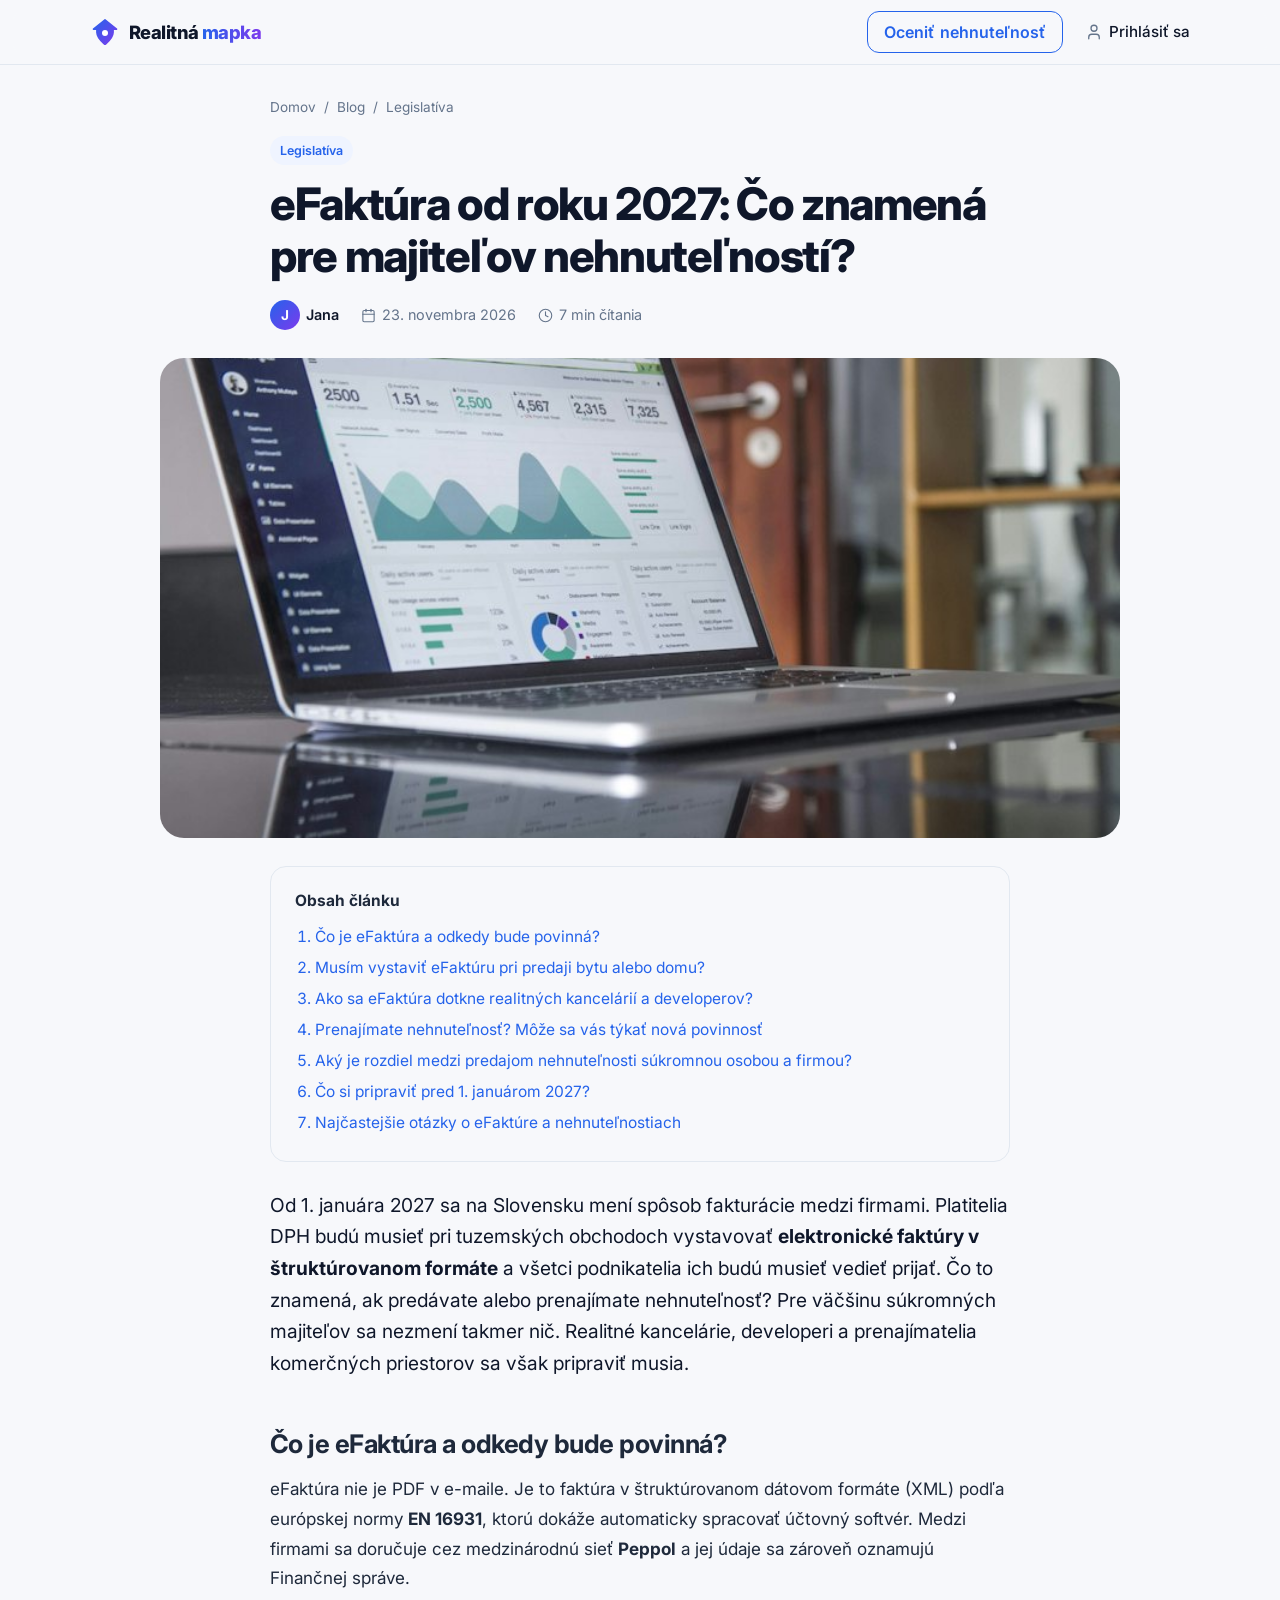
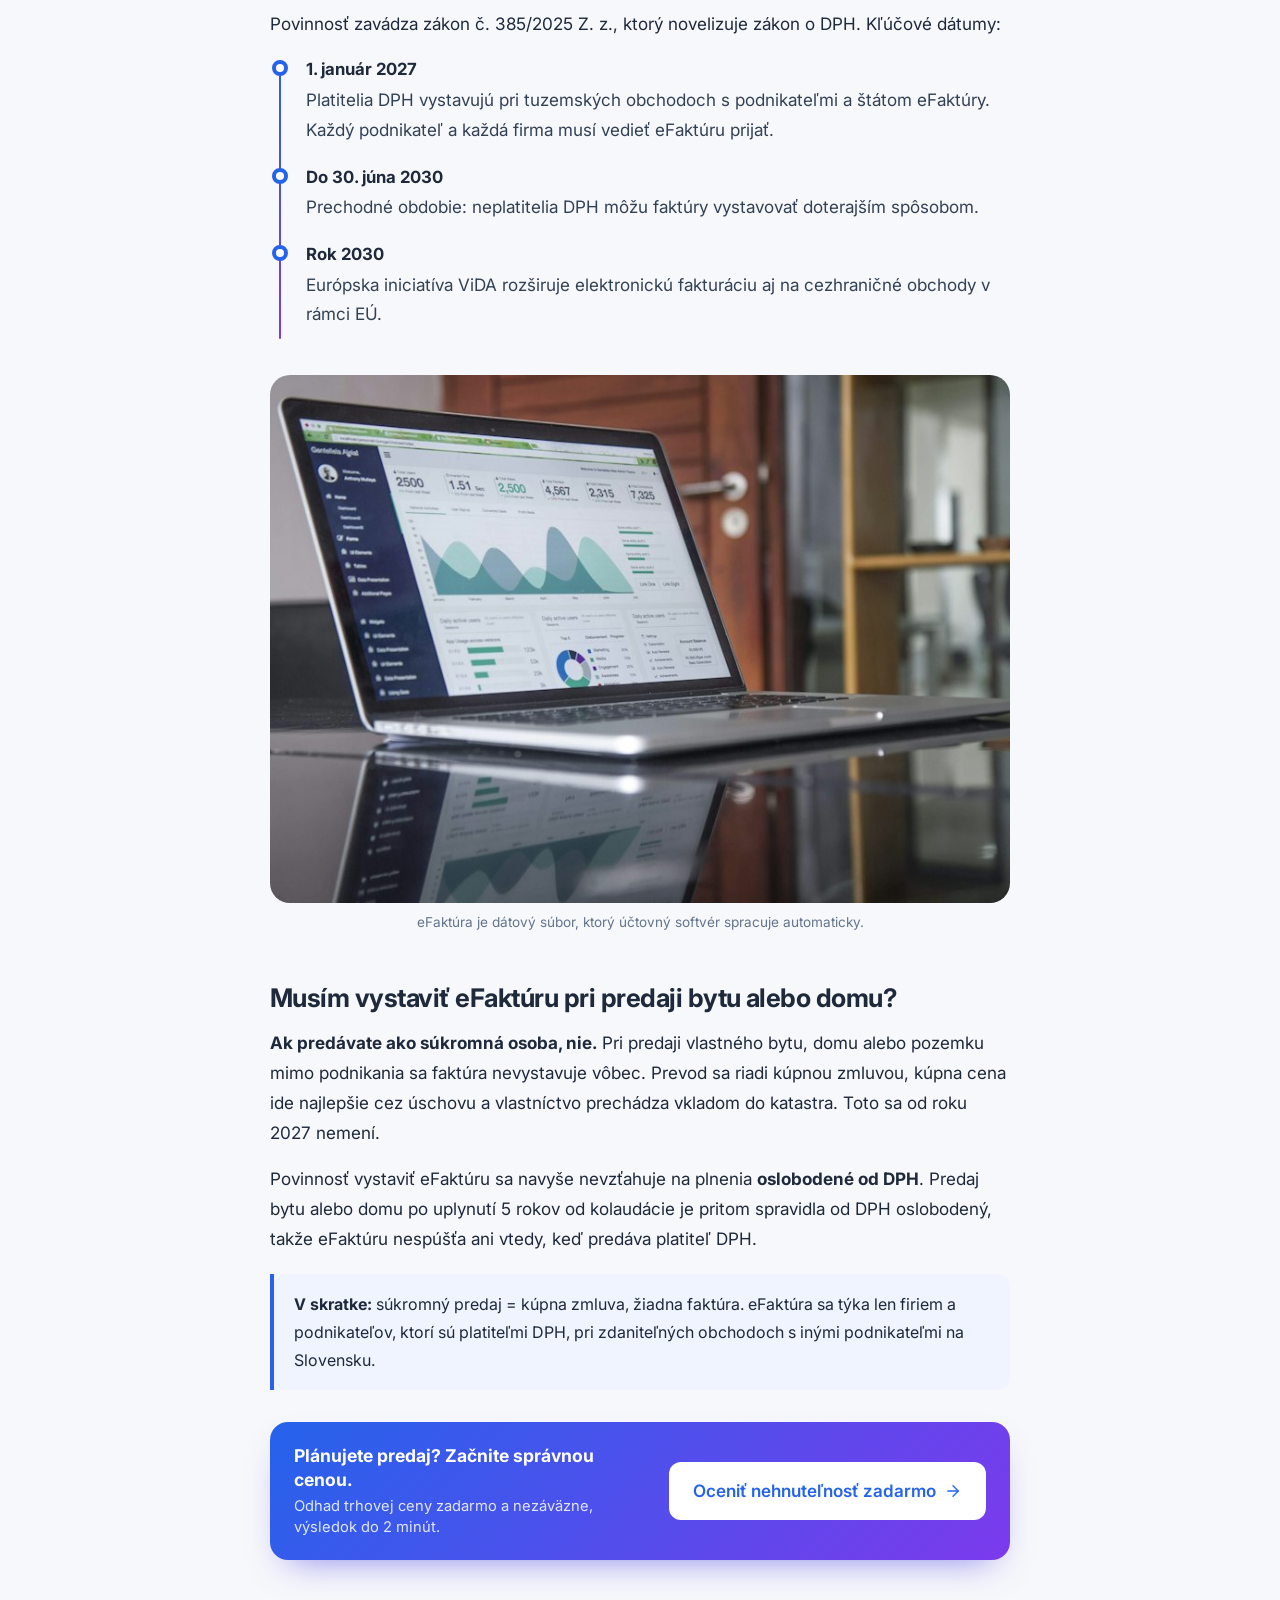
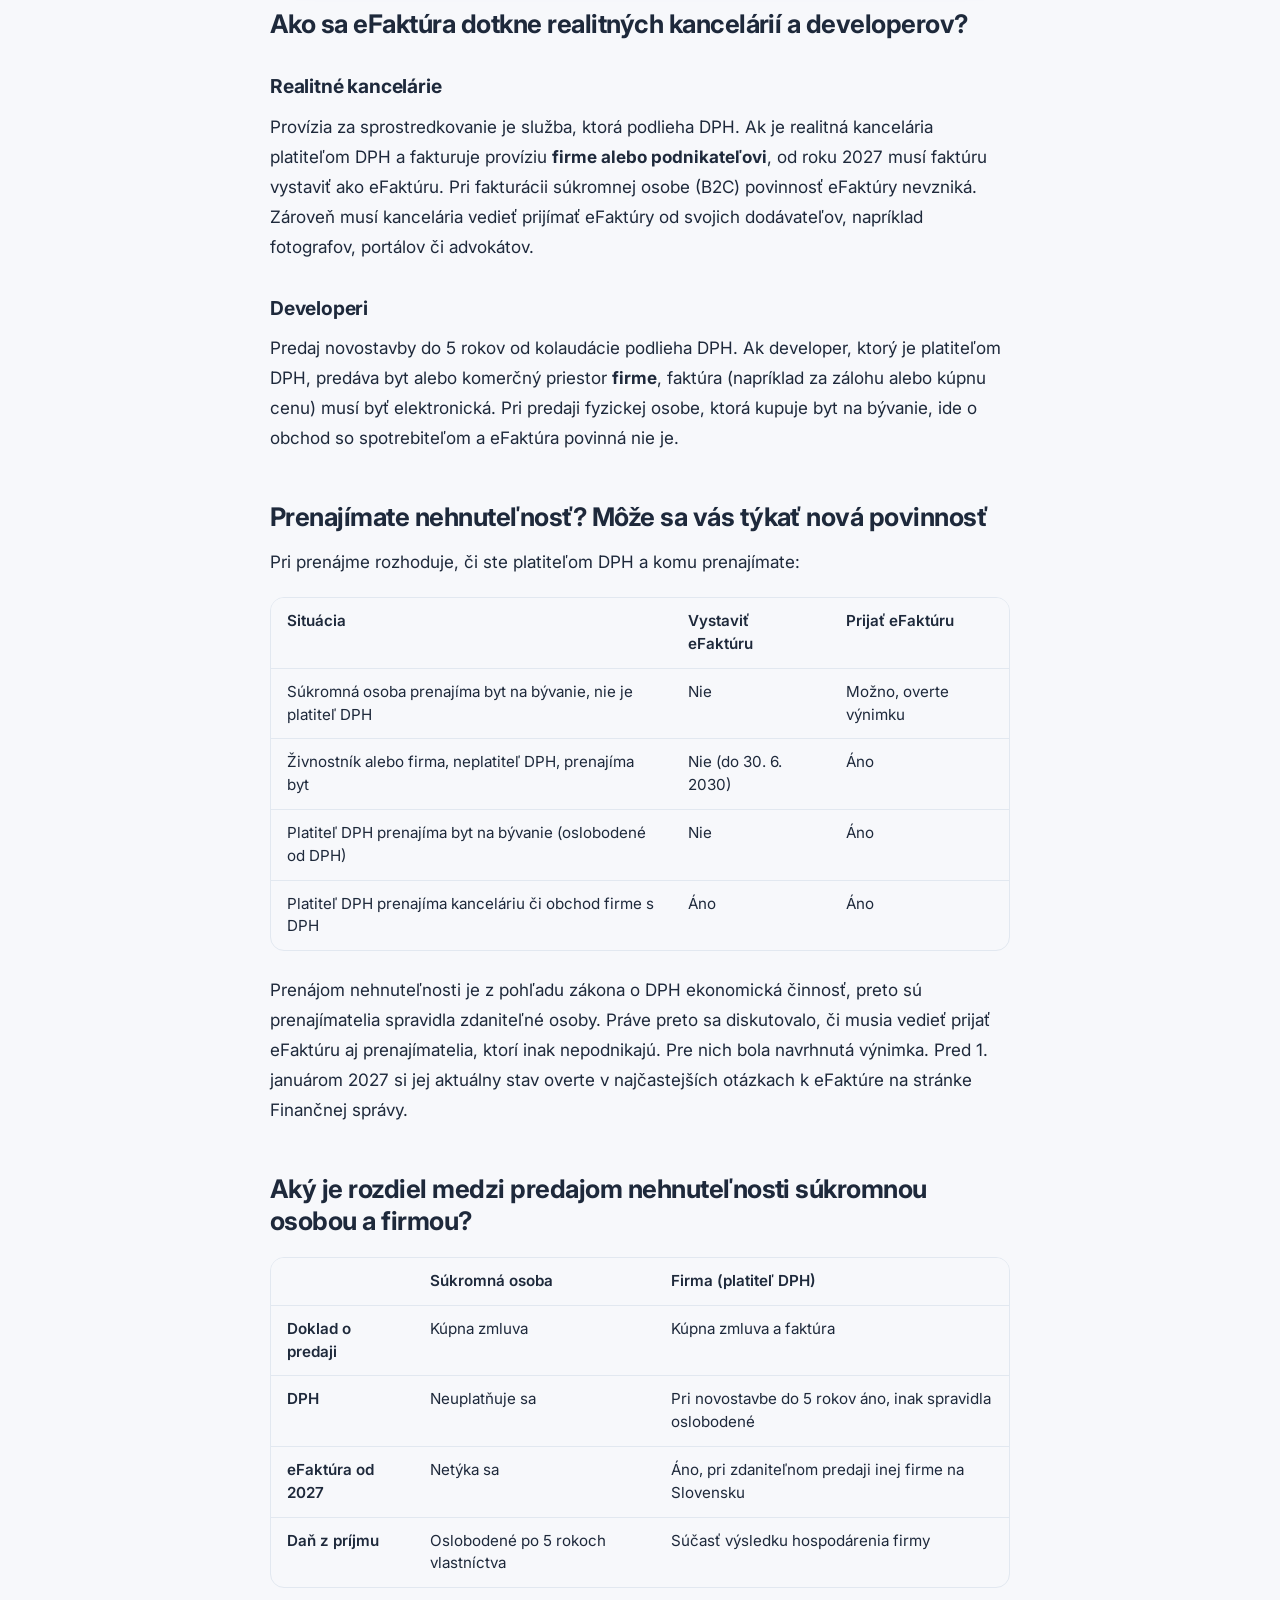
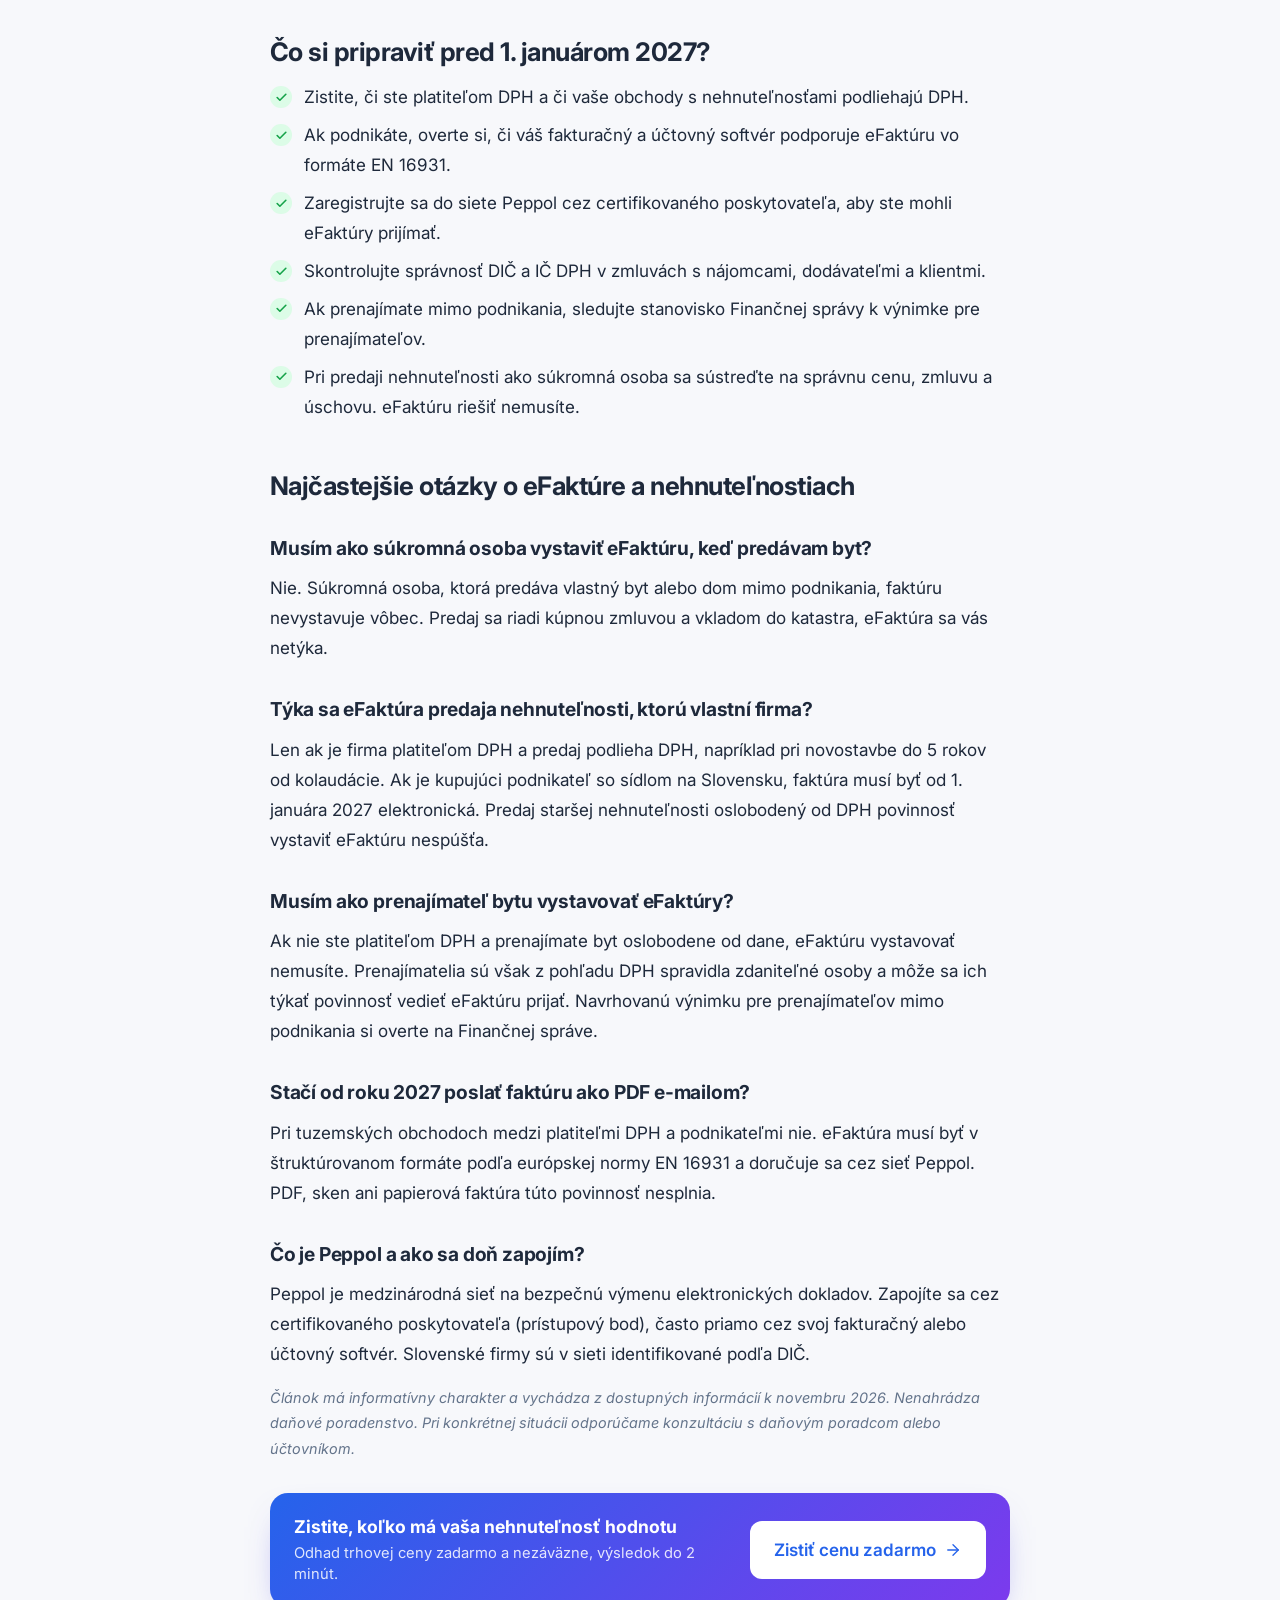
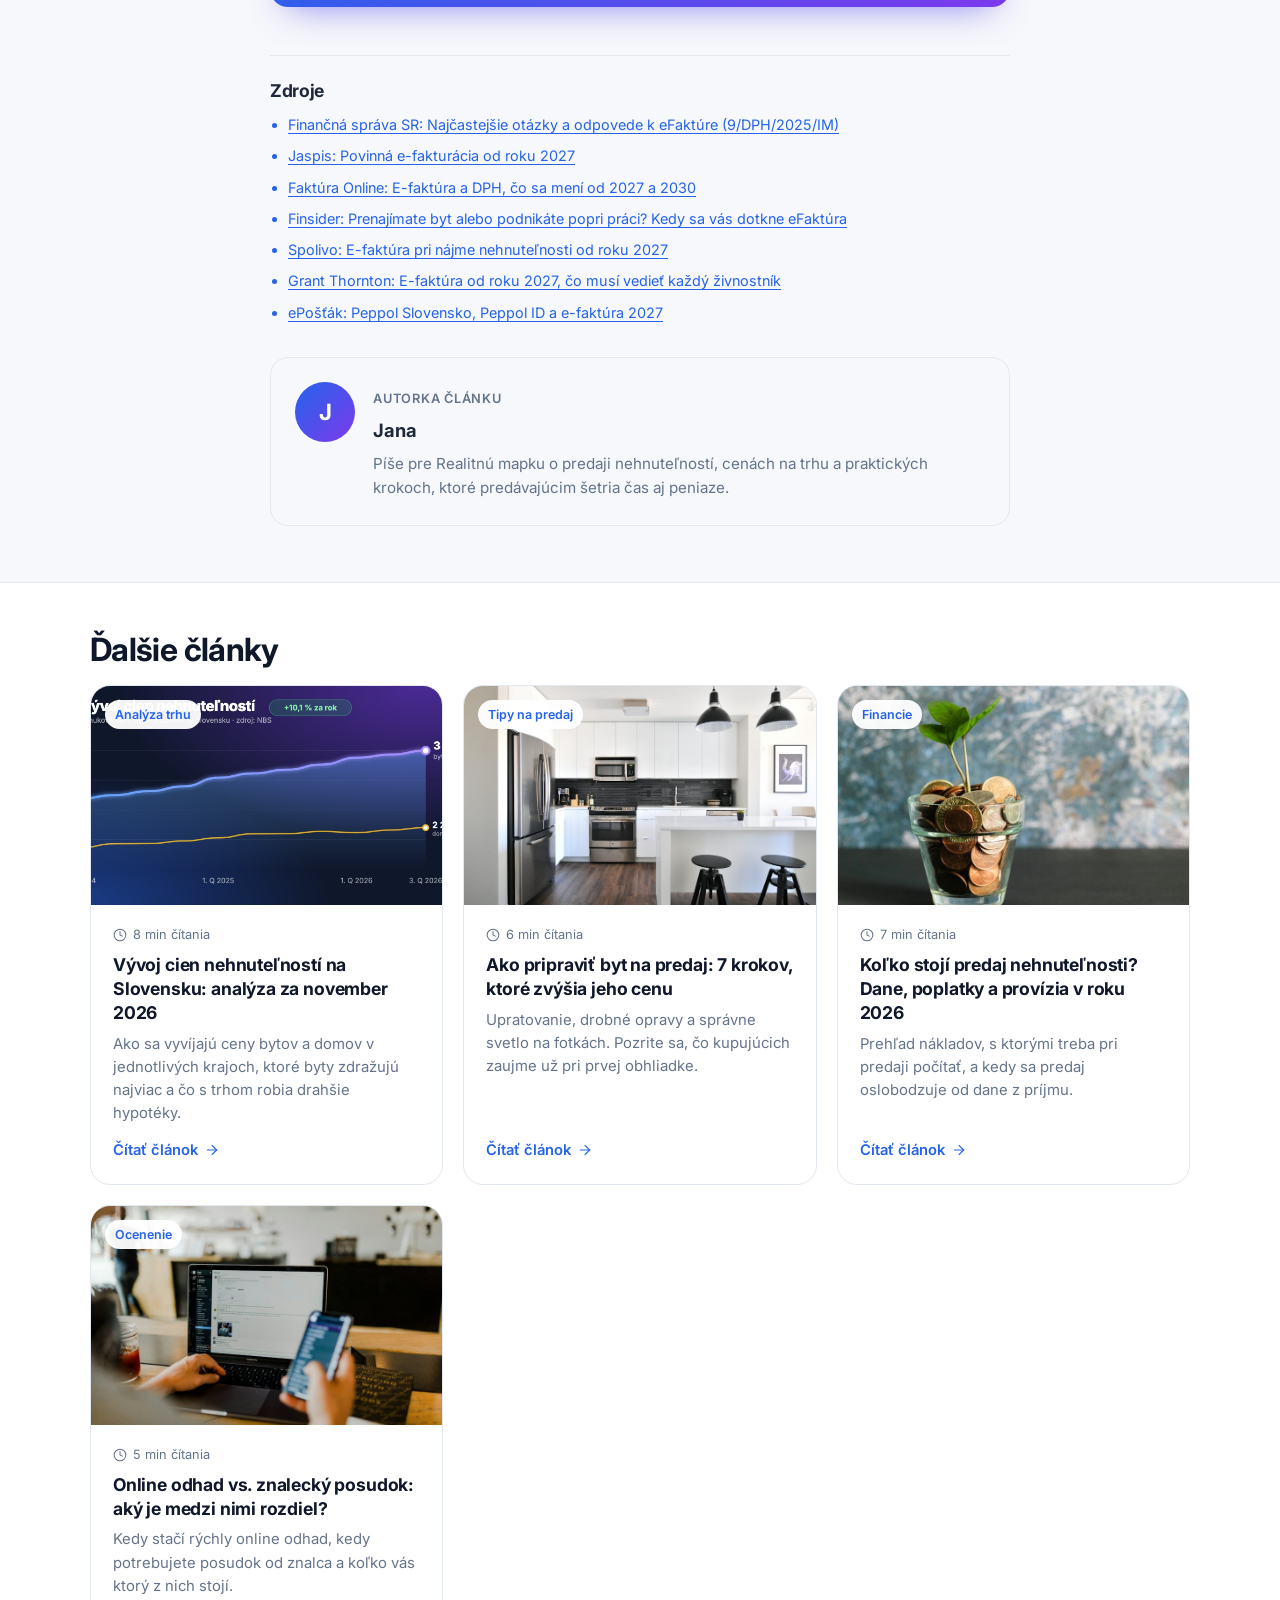
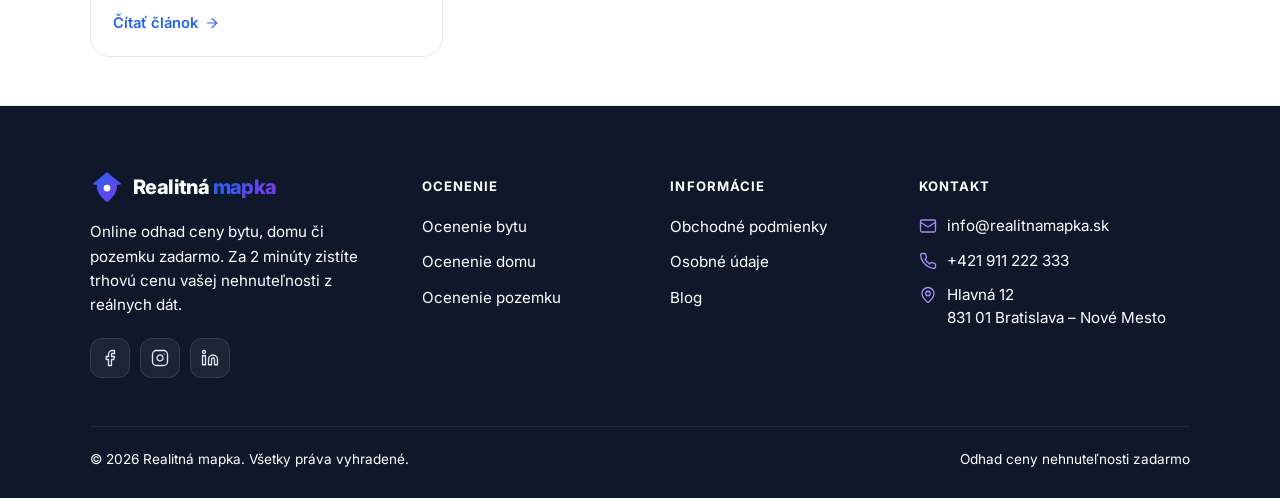
<file: blog/efaktura-2027-nehnutelnosti/index.html>
<!DOCTYPE html>
<html lang="sk">
<head>
  <meta charset="UTF-8" />
  <meta name="viewport" content="width=device-width, initial-scale=1.0" />
  <title>eFaktúra 2027: čo sa mení pri predaji a prenájme nehnuteľností</title>
  <meta name="description" content="Od 1. januára 2027 je eFaktúra povinná pre platiteľov DPH. Zistite, či sa týka predaja bytu či domu, prenájmu, realitných kancelárií a developerov." />
  <link rel="canonical" href="https://realitna-mapa.vercel.app/blog/efaktura-2027-nehnutelnosti/" />
  <meta name="robots" content="index, follow, max-image-preview:large" />
  <meta property="og:type" content="article" />
  <meta property="og:locale" content="sk_SK" />
  <meta property="og:site_name" content="Realitná mapka" />
  <meta property="og:title" content="eFaktúra 2027: čo sa mení pri predaji a prenájme nehnuteľností" />
  <meta property="og:description" content="Od 1. januára 2027 je eFaktúra povinná pre platiteľov DPH. Zistite, či sa týka predaja bytu či domu, prenájmu, realitných kancelárií a developerov." />
  <meta property="og:url" content="https://realitna-mapa.vercel.app/blog/efaktura-2027-nehnutelnosti/" />
  <meta property="og:image" content="https://realitna-mapa.vercel.app/assets/blog/efaktura-notebook.jpg" />
  <meta name="twitter:card" content="summary_large_image" />
  <link rel="icon" href="/favicon.svg" type="image/svg+xml" />
  <link rel="apple-touch-icon" href="/apple-touch-icon.png" />
  <link rel="preconnect" href="https://fonts.googleapis.com" />
  <link href="https://fonts.googleapis.com/css2?family=Inter:wght@400;500;600;700;800&display=swap" rel="stylesheet" />
  <link rel="stylesheet" href="/styles.css?v=20261127m" />
  <link rel="stylesheet" href="/blog/blog.css?v=20261124d" />
  <script type="application/ld+json">{"@context": "https://schema.org", "@graph": [{"@type": "BlogPosting", "headline": "eFaktúra od roku 2027: Čo znamená pre majiteľov nehnuteľností?", "description": "Od 1. januára 2027 je eFaktúra povinná pre platiteľov DPH. Zistite, či sa týka predaja bytu či domu, prenájmu, realitných kancelárií a developerov.", "image": "https://realitna-mapa.vercel.app/assets/blog/efaktura-notebook.jpg", "datePublished": "2026-11-23", "dateModified": "2026-11-23", "inLanguage": "sk-SK", "author": {"@type": "Person", "name": "Jana"}, "publisher": {"@type": "Organization", "name": "Realitná mapka", "logo": {"@type": "ImageObject", "url": "https://realitna-mapa.vercel.app/apple-touch-icon.png"}}, "mainEntityOfPage": "https://realitna-mapa.vercel.app/blog/efaktura-2027-nehnutelnosti/"}, {"@type": "BreadcrumbList", "itemListElement": [{"@type": "ListItem", "position": 1, "name": "Domov", "item": "https://realitna-mapa.vercel.app/"}, {"@type": "ListItem", "position": 2, "name": "Blog", "item": "https://realitna-mapa.vercel.app/blog/"}, {"@type": "ListItem", "position": 3, "name": "eFaktúra od roku 2027: Čo znamená pre majiteľov nehnuteľností?", "item": "https://realitna-mapa.vercel.app/blog/efaktura-2027-nehnutelnosti/"}]}, {"@type": "FAQPage", "mainEntity": [{"@type": "Question", "name": "Musím ako súkromná osoba vystaviť eFaktúru, keď predávam byt?", "acceptedAnswer": {"@type": "Answer", "text": "Nie. Súkromná osoba, ktorá predáva vlastný byt alebo dom mimo podnikania, faktúru nevystavuje vôbec. Predaj sa riadi kúpnou zmluvou a vkladom do katastra, eFaktúra sa vás netýka."}}, {"@type": "Question", "name": "Týka sa eFaktúra predaja nehnuteľnosti, ktorú vlastní firma?", "acceptedAnswer": {"@type": "Answer", "text": "Len ak je firma platiteľom DPH a predaj podlieha DPH, napríklad pri novostavbe do 5 rokov od kolaudácie. Ak je kupujúci podnikateľ so sídlom na Slovensku, faktúra musí byť od 1. januára 2027 elektronická. Predaj staršej nehnuteľnosti oslobodený od DPH povinnosť vystaviť eFaktúru nespúšťa."}}, {"@type": "Question", "name": "Musím ako prenajímateľ bytu vystavovať eFaktúry?", "acceptedAnswer": {"@type": "Answer", "text": "Ak nie ste platiteľom DPH a prenajímate byt oslobodene od dane, eFaktúru vystavovať nemusíte. Prenajímatelia sú však z pohľadu DPH spravidla zdaniteľné osoby a môže sa ich týkať povinnosť vedieť eFaktúru prijať. Navrhovanú výnimku pre prenajímateľov mimo podnikania si overte na Finančnej správe."}}, {"@type": "Question", "name": "Stačí od roku 2027 poslať faktúru ako PDF e-mailom?", "acceptedAnswer": {"@type": "Answer", "text": "Pri tuzemských obchodoch medzi platiteľmi DPH a podnikateľmi nie. eFaktúra musí byť v štruktúrovanom formáte podľa európskej normy EN 16931 a doručuje sa cez sieť Peppol. PDF, sken ani papierová faktúra túto povinnosť nesplnia."}}, {"@type": "Question", "name": "Čo je Peppol a ako sa doň zapojím?", "acceptedAnswer": {"@type": "Answer", "text": "Peppol je medzinárodná sieť na bezpečnú výmenu elektronických dokladov. Zapojíte sa cez certifikovaného poskytovateľa (prístupový bod), často priamo cez svoj fakturačný alebo účtovný softvér. Slovenské firmy sú v sieti identifikované podľa DIČ."}}]}]}</script>
</head>
<body data-page="article">
  <header class="nav">
    <div class="container nav__inner">
      <a href="/" class="logo"><img src="/assets/logo/logo-znacka.svg" alt="" width="30" height="30" /><span>Realitná <span class="accent">mapka</span></span></a>
      <div class="nav__right">
        <a href="/?ocenit=1" data-open-wizard class="btn btn--ghost">Oceniť<span class="hide-sm">nehnuteľnosť</span></a>
        <a href="#" class="nav__login" aria-label="Prihlásiť sa"><i data-icon="user" data-size="18"></i><span>Prihlásiť sa</span></a>
      </div>
    </div>
  </header>

  <main class="article-page">
    <article class="article">
      <div class="container container--article">
        <nav class="breadcrumbs" aria-label="Omrvinková navigácia"><a href="/">Domov</a><span>/</span><a href="/blog/">Blog</a><span>/</span><span aria-current="page">Legislatíva</span></nav>
        <span class="post__tag post__tag--inline">Legislatíva</span>
        <h1>eFaktúra od roku 2027: Čo znamená pre majiteľov nehnuteľností?</h1>
        <div class="article__meta">
          <span class="author-mini"><span class="avatar">J</span>Jana</span>
          <span><i data-icon="calendar" data-size="15"></i> <time datetime="2026-11-23">23. novembra 2026</time></span>
          <span><i data-icon="clock" data-size="15"></i> 7 min čítania</span>
        </div>
      </div>
      <div class="container container--wide">
        <figure class="article__img"><img src="/assets/blog/efaktura-notebook.jpg" alt="Notebook s prehľadom elektronických faktúr a účtovných dát" width="800" height="570" fetchpriority="high" decoding="async" /></figure>
      </div>
      <div class="container container--article article__body">
        <nav class="toc" aria-label="Obsah článku"><strong>Obsah článku</strong><ol><li><a href="#co-je-efaktura">Čo je eFaktúra a odkedy bude povinná?</a></li><li><a href="#predaj-bytu">Musím vystaviť eFaktúru pri predaji bytu alebo domu?</a></li><li><a href="#realitky-developeri">Ako sa eFaktúra dotkne realitných kancelárií a developerov?</a></li><li><a href="#prenajom">Prenajímate nehnuteľnosť? Môže sa vás týkať nová povinnosť</a></li><li><a href="#sukromna-osoba-vs-firma">Aký je rozdiel medzi predajom nehnuteľnosti súkromnou osobou a firmou?</a></li><li><a href="#priprava">Čo si pripraviť pred 1. januárom 2027?</a></li><li><a href="#faq">Najčastejšie otázky o eFaktúre a nehnuteľnostiach</a></li></ol></nav>
        
<p class="lead">Od 1. januára 2027 sa na Slovensku mení spôsob fakturácie medzi firmami. Platitelia DPH budú musieť pri tuzemských obchodoch vystavovať <strong>elektronické faktúry v štruktúrovanom formáte</strong> a všetci podnikatelia ich budú musieť vedieť prijať. Čo to znamená, ak predávate alebo prenajímate nehnuteľnosť? Pre väčšinu súkromných majiteľov sa nezmení takmer nič. Realitné kancelárie, developeri a prenajímatelia komerčných priestorov sa však pripraviť musia.</p>

<h2 id="co-je-efaktura">Čo je eFaktúra a odkedy bude povinná?</h2>
<p>eFaktúra nie je PDF v e-maile. Je to faktúra v štruktúrovanom dátovom formáte (XML) podľa európskej normy <strong>EN 16931</strong>, ktorú dokáže automaticky spracovať účtovný softvér. Medzi firmami sa doručuje cez medzinárodnú sieť <strong>Peppol</strong> a jej údaje sa zároveň oznamujú Finančnej správe.</p>
<p>Povinnosť zavádza zákon č. 385/2025 Z. z., ktorý novelizuje zákon o DPH. Kľúčové dátumy:</p>
<ol class="timeline">
  <li><strong>1. január 2027</strong><span>Platitelia DPH vystavujú pri tuzemských obchodoch s podnikateľmi a štátom eFaktúry. Každý podnikateľ a každá firma musí vedieť eFaktúru prijať.</span></li>
  <li><strong>Do 30. júna 2030</strong><span>Prechodné obdobie: neplatitelia DPH môžu faktúry vystavovať doterajším spôsobom.</span></li>
  <li><strong>Rok 2030</strong><span>Európska iniciatíva ViDA rozširuje elektronickú fakturáciu aj na cezhraničné obchody v rámci EÚ.</span></li>
</ol>
<figure class="article__img"><img src="/assets/blog/efaktura-notebook.jpg" alt="Notebook s prehľadom elektronických faktúr a účtovných dát" width="800" height="570" loading="lazy" decoding="async" /><figcaption>eFaktúra je dátový súbor, ktorý účtovný softvér spracuje automaticky.</figcaption></figure>

<h2 id="predaj-bytu">Musím vystaviť eFaktúru pri predaji bytu alebo domu?</h2>
<p><strong>Ak predávate ako súkromná osoba, nie.</strong> Pri predaji vlastného bytu, domu alebo pozemku mimo podnikania sa faktúra nevystavuje vôbec. Prevod sa riadi kúpnou zmluvou, kúpna cena ide najlepšie cez úschovu a vlastníctvo prechádza vkladom do katastra. Toto sa od roku 2027 nemení.</p>
<p>Povinnosť vystaviť eFaktúru sa navyše nevzťahuje na plnenia <strong>oslobodené od DPH</strong>. Predaj bytu alebo domu po uplynutí 5 rokov od kolaudácie je pritom spravidla od DPH oslobodený, takže eFaktúru nespúšťa ani vtedy, keď predáva platiteľ DPH.</p>
<div class="callout"><strong>V skratke:</strong> súkromný predaj = kúpna zmluva, žiadna faktúra. eFaktúra sa týka len firiem a podnikateľov, ktorí sú platiteľmi DPH, pri zdaniteľných obchodoch s inými podnikateľmi na Slovensku.</div>
<aside class="article__cta">
  <div><strong>Plánujete predaj? Začnite správnou cenou.</strong><span>Odhad trhovej ceny zadarmo a nezáväzne, výsledok do 2 minút.</span></div>
  <a href="/?ocenit=1" data-open-wizard class="btn btn--primary">Oceniť nehnuteľnosť zadarmo <i data-icon="arrowRight" data-size="18"></i></a>
</aside>

<h2 id="realitky-developeri">Ako sa eFaktúra dotkne realitných kancelárií a developerov?</h2>
<h3>Realitné kancelárie</h3>
<p>Provízia za sprostredkovanie je služba, ktorá podlieha DPH. Ak je realitná kancelária platiteľom DPH a fakturuje províziu <strong>firme alebo podnikateľovi</strong>, od roku 2027 musí faktúru vystaviť ako eFaktúru. Pri fakturácii súkromnej osobe (B2C) povinnosť eFaktúry nevzniká. Zároveň musí kancelária vedieť prijímať eFaktúry od svojich dodávateľov, napríklad fotografov, portálov či advokátov.</p>
<h3>Developeri</h3>
<p>Predaj novostavby do 5 rokov od kolaudácie podlieha DPH. Ak developer, ktorý je platiteľom DPH, predáva byt alebo komerčný priestor <strong>firme</strong>, faktúra (napríklad za zálohu alebo kúpnu cenu) musí byť elektronická. Pri predaji fyzickej osobe, ktorá kupuje byt na bývanie, ide o obchod so spotrebiteľom a eFaktúra povinná nie je.</p>

<h2 id="prenajom">Prenajímate nehnuteľnosť? Môže sa vás týkať nová povinnosť</h2>
<p>Pri prenájme rozhoduje, či ste platiteľom DPH a komu prenajímate:</p>
<div class="table-wrap"><table>
  <thead><tr><th scope="col">Situácia</th><th scope="col">Vystaviť eFaktúru</th><th scope="col">Prijať eFaktúru</th></tr></thead>
  <tbody>
    <tr><td>Súkromná osoba prenajíma byt na bývanie, nie je platiteľ DPH</td><td>Nie</td><td>Možno, overte výnimku</td></tr>
    <tr><td>Živnostník alebo firma, neplatiteľ DPH, prenajíma byt</td><td>Nie (do 30. 6. 2030)</td><td>Áno</td></tr>
    <tr><td>Platiteľ DPH prenajíma byt na bývanie (oslobodené od DPH)</td><td>Nie</td><td>Áno</td></tr>
    <tr><td>Platiteľ DPH prenajíma kanceláriu či obchod firme s DPH</td><td>Áno</td><td>Áno</td></tr>
  </tbody>
</table></div>
<p>Prenájom nehnuteľnosti je z pohľadu zákona o DPH ekonomická činnosť, preto sú prenajímatelia spravidla zdaniteľné osoby. Práve preto sa diskutovalo, či musia vedieť prijať eFaktúru aj prenajímatelia, ktorí inak nepodnikajú. Pre nich bola navrhnutá výnimka. Pred 1. januárom 2027 si jej aktuálny stav overte v najčastejších otázkach k eFaktúre na stránke Finančnej správy.</p>

<h2 id="sukromna-osoba-vs-firma">Aký je rozdiel medzi predajom nehnuteľnosti súkromnou osobou a firmou?</h2>
<div class="table-wrap"><table>
  <thead><tr><th scope="col"></th><th scope="col">Súkromná osoba</th><th scope="col">Firma (platiteľ DPH)</th></tr></thead>
  <tbody>
    <tr><th scope="row">Doklad o predaji</th><td>Kúpna zmluva</td><td>Kúpna zmluva a faktúra</td></tr>
    <tr><th scope="row">DPH</th><td>Neuplatňuje sa</td><td>Pri novostavbe do 5 rokov áno, inak spravidla oslobodené</td></tr>
    <tr><th scope="row">eFaktúra od 2027</th><td>Netýka sa</td><td>Áno, pri zdaniteľnom predaji inej firme na Slovensku</td></tr>
    <tr><th scope="row">Daň z príjmu</th><td>Oslobodené po 5 rokoch vlastníctva</td><td>Súčasť výsledku hospodárenia firmy</td></tr>
  </tbody>
</table></div>

<h2 id="priprava">Čo si pripraviť pred 1. januárom 2027?</h2>
<ul class="checklist">
  <li>Zistite, či ste platiteľom DPH a či vaše obchody s nehnuteľnosťami podliehajú DPH.</li>
  <li>Ak podnikáte, overte si, či váš fakturačný a účtovný softvér podporuje eFaktúru vo formáte EN 16931.</li>
  <li>Zaregistrujte sa do siete Peppol cez certifikovaného poskytovateľa, aby ste mohli eFaktúry prijímať.</li>
  <li>Skontrolujte správnosť DIČ a IČ DPH v zmluvách s nájomcami, dodávateľmi a klientmi.</li>
  <li>Ak prenajímate mimo podnikania, sledujte stanovisko Finančnej správy k výnimke pre prenajímateľov.</li>
  <li>Pri predaji nehnuteľnosti ako súkromná osoba sa sústreďte na správnu cenu, zmluvu a úschovu. eFaktúru riešiť nemusíte.</li>
</ul>

<h2 id="faq">Najčastejšie otázky o eFaktúre a nehnuteľnostiach</h2>
<h3>Musím ako súkromná osoba vystaviť eFaktúru, keď predávam byt?</h3><p>Nie. Súkromná osoba, ktorá predáva vlastný byt alebo dom mimo podnikania, faktúru nevystavuje vôbec. Predaj sa riadi kúpnou zmluvou a vkladom do katastra, eFaktúra sa vás netýka.</p><h3>Týka sa eFaktúra predaja nehnuteľnosti, ktorú vlastní firma?</h3><p>Len ak je firma platiteľom DPH a predaj podlieha DPH, napríklad pri novostavbe do 5 rokov od kolaudácie. Ak je kupujúci podnikateľ so sídlom na Slovensku, faktúra musí byť od 1. januára 2027 elektronická. Predaj staršej nehnuteľnosti oslobodený od DPH povinnosť vystaviť eFaktúru nespúšťa.</p><h3>Musím ako prenajímateľ bytu vystavovať eFaktúry?</h3><p>Ak nie ste platiteľom DPH a prenajímate byt oslobodene od dane, eFaktúru vystavovať nemusíte. Prenajímatelia sú však z pohľadu DPH spravidla zdaniteľné osoby a môže sa ich týkať povinnosť vedieť eFaktúru prijať. Navrhovanú výnimku pre prenajímateľov mimo podnikania si overte na Finančnej správe.</p><h3>Stačí od roku 2027 poslať faktúru ako PDF e-mailom?</h3><p>Pri tuzemských obchodoch medzi platiteľmi DPH a podnikateľmi nie. eFaktúra musí byť v štruktúrovanom formáte podľa európskej normy EN 16931 a doručuje sa cez sieť Peppol. PDF, sken ani papierová faktúra túto povinnosť nesplnia.</p><h3>Čo je Peppol a ako sa doň zapojím?</h3><p>Peppol je medzinárodná sieť na bezpečnú výmenu elektronických dokladov. Zapojíte sa cez certifikovaného poskytovateľa (prístupový bod), často priamo cez svoj fakturačný alebo účtovný softvér. Slovenské firmy sú v sieti identifikované podľa DIČ.</p>
<p class="note">Článok má informatívny charakter a vychádza z dostupných informácií k novembru 2026. Nenahrádza daňové poradenstvo. Pri konkrétnej situácii odporúčame konzultáciu s daňovým poradcom alebo účtovníkom.</p>
<aside class="article__cta">
  <div><strong>Zistite, koľko má vaša nehnuteľnosť hodnotu</strong><span>Odhad trhovej ceny zadarmo a nezáväzne, výsledok do 2 minút.</span></div>
  <a href="/?ocenit=1" data-open-wizard class="btn btn--primary">Zistiť cenu zadarmo <i data-icon="arrowRight" data-size="18"></i></a>
</aside>

        <section class="sources" aria-labelledby="zdroje"><h2 id="zdroje">Zdroje</h2><ul><li><a href="https://www.financnasprava.sk/_img/pfsedit/Dokumenty_PFS/Podnikatelia/Dan_z_pridanej_hodnoty/efaktura/2026/2026.04.24_faq_efaktura.pdf" target="_blank" rel="noopener">Finančná správa SR: Najčastejšie otázky a odpovede k eFaktúre (9/DPH/2025/IM)</a></li><li><a href="https://jaspis.sk/aktuality/elektronicka-fakturacia-2027" target="_blank" rel="noopener">Jaspis: Povinná e-fakturácia od roku 2027</a></li><li><a href="https://www.fakturaonline.sk/podnikatelov-sprievodca/financie-a-uctovnictvo/fakturacia/e-faktura-a-dph-co-sa-meni-od-2027-a-2030" target="_blank" rel="noopener">Faktúra Online: E-faktúra a DPH, čo sa mení od 2027 a 2030</a></li><li><a href="https://www.finsider.sk/dane/prenajimate-byt-alebo-podnikate-popri-praci-kedy-sa-vas-dotkne-efaktura/" target="_blank" rel="noopener">Finsider: Prenajímate byt alebo podnikáte popri práci? Kedy sa vás dotkne eFaktúra</a></li><li><a href="https://spolivo.sk/navody/e-faktura-pri-najme" target="_blank" rel="noopener">Spolivo: E-faktúra pri nájme nehnuteľnosti od roku 2027</a></li><li><a href="https://www.grantthornton.sk/novinky/e-faktura-od-roku-2027-co-musi-vediet-kazdy-zivnostnik" target="_blank" rel="noopener">Grant Thornton: E-faktúra od roku 2027, čo musí vedieť každý živnostník</a></li><li><a href="https://epostak.sk/blog/peppol-slovensko-sprievodca" target="_blank" rel="noopener">ePošťák: Peppol Slovensko, Peppol ID a e-faktúra 2027</a></li></ul></section>
        <aside class="author-box" aria-label="O autorke">
          <span class="avatar avatar--lg">J</span>
          <div><small>Autorka článku</small><strong>Jana</strong><p>Píše pre Realitnú mapku o predaji nehnuteľností, cenách na trhu a praktických krokoch, ktoré predávajúcim šetria čas aj peniaze.</p></div>
        </aside>
      </div>
    </article>
    <section class="section section--alt">
      <div class="container">
        <h2 class="left">Ďalšie články</h2>
        <div class="posts"><a href="/blog/vyvoj-cien-nehnutelnosti-november-2026/" class="post">
  <div class="post__img"><img src="/assets/blog/vyvoj-cien-graf.jpg" alt="Graf vývoja ponukových cien bytov a domov na Slovensku od roku 2024 do 3. štvrťroka 2026" width="1600" height="800" loading="lazy" decoding="async" /><span class="post__tag">Analýza trhu</span></div>
  <div class="post__body">
    <small class="post__meta"><i data-icon="clock" data-size="14"></i> 8 min čítania</small>
    <h3>Vývoj cien nehnuteľností na Slovensku: analýza za november 2026</h3>
    <p>Ako sa vyvíjajú ceny bytov a domov v jednotlivých krajoch, ktoré byty zdražujú najviac a čo s trhom robia drahšie hypotéky.</p>
    <span class="post__more">Čítať článok <i data-icon="arrowRight" data-size="16"></i></span>
  </div>
</a><a href="/blog/ako-pripravit-byt-na-predaj/" class="post">
  <div class="post__img"><img src="/assets/blog/priprava-bytu.jpg" alt="Svetlá moderná kuchyňa pripravená na fotenie inzerátu bytu" width="800" height="531" loading="lazy" decoding="async" /><span class="post__tag">Tipy na predaj</span></div>
  <div class="post__body">
    <small class="post__meta"><i data-icon="clock" data-size="14"></i> 6 min čítania</small>
    <h3>Ako pripraviť byt na predaj: 7 krokov, ktoré zvýšia jeho cenu</h3>
    <p>Upratovanie, drobné opravy a správne svetlo na fotkách. Pozrite sa, čo kupujúcich zaujme už pri prvej obhliadke.</p>
    <span class="post__more">Čítať článok <i data-icon="arrowRight" data-size="16"></i></span>
  </div>
</a><a href="/blog/kolko-stoji-predaj-nehnutelnosti/" class="post">
  <div class="post__img"><img src="/assets/blog/naklady-predaja.jpg" alt="Pohár plný mincí s rastlinkou ako symbol nákladov a zisku z predaja nehnuteľnosti" width="800" height="533" loading="lazy" decoding="async" /><span class="post__tag">Financie</span></div>
  <div class="post__body">
    <small class="post__meta"><i data-icon="clock" data-size="14"></i> 7 min čítania</small>
    <h3>Koľko stojí predaj nehnuteľnosti? Dane, poplatky a provízia v roku 2026</h3>
    <p>Prehľad nákladov, s ktorými treba pri predaji počítať, a kedy sa predaj oslobodzuje od dane z príjmu.</p>
    <span class="post__more">Čítať článok <i data-icon="arrowRight" data-size="16"></i></span>
  </div>
</a><a href="/blog/online-odhad-vs-znalecky-posudok/" class="post">
  <div class="post__img"><img src="/assets/blog/odhad-vs-posudok.jpg" alt="Človek porovnáva online odhad ceny nehnuteľnosti na notebooku a v mobile" width="800" height="533" loading="lazy" decoding="async" /><span class="post__tag">Ocenenie</span></div>
  <div class="post__body">
    <small class="post__meta"><i data-icon="clock" data-size="14"></i> 5 min čítania</small>
    <h3>Online odhad vs. znalecký posudok: aký je medzi nimi rozdiel?</h3>
    <p>Kedy stačí rýchly online odhad, kedy potrebujete posudok od znalca a koľko vás ktorý z nich stojí.</p>
    <span class="post__more">Čítať článok <i data-icon="arrowRight" data-size="16"></i></span>
  </div>
</a></div>
      </div>
    </section>
  </main>

  <footer class="site-footer">
    <div class="container site-footer__grid">
      <div class="site-footer__brand">
        <a href="/" class="logo logo--light"><img src="/assets/logo/logo-znacka.svg" alt="" width="34" height="34" /><span>Realitná <span class="accent">mapka</span></span></a>
        <p>Online odhad ceny bytu, domu či pozemku zadarmo. Za 2 minúty zistíte trhovú cenu vašej nehnuteľnosti z reálnych dát.</p>
        <div class="social">
          <a href="#" aria-label="Realitná mapka na Facebooku" rel="noopener"><i data-icon="facebook" data-size="18"></i></a>
          <a href="#" aria-label="Realitná mapka na Instagrame" rel="noopener"><i data-icon="instagram" data-size="18"></i></a>
          <a href="#" aria-label="Realitná mapka na LinkedIne" rel="noopener"><i data-icon="linkedin" data-size="18"></i></a>
        </div>
      </div>
      <nav class="site-footer__col" aria-label="Ocenenie">
        <h3>Ocenenie</h3>
        <a href="/?typ=byt" data-open-wizard="byt">Ocenenie bytu</a>
        <a href="/?typ=dom" data-open-wizard="dom">Ocenenie domu</a>
        <a href="/?typ=pozemok" data-open-wizard="pozemok">Ocenenie pozemku</a>
      </nav>
      <nav class="site-footer__col" aria-label="Informácie">
        <h3>Informácie</h3>
        <a href="#">Obchodné podmienky</a>
        <a href="#">Osobné údaje</a>
        <a href="/blog/">Blog</a>
      </nav>
      <div class="site-footer__col site-footer__contact">
        <h3>Kontakt</h3>
        <a href="mailto:info@realitnamapka.sk"><i data-icon="mail" data-size="18"></i> info@realitnamapka.sk</a>
        <a href="tel:+421911222333"><i data-icon="phone" data-size="18"></i> +421 911 222 333</a>
        <address><i data-icon="mapPin" data-size="18"></i><span>Hlavná 12<br />831 01 Bratislava – Nové Mesto</span></address>
      </div>
    </div>
    <div class="container site-footer__bottom">
      <span>© 2026 Realitná mapka. Všetky práva vyhradené.</span>
      <span>Odhad ceny nehnuteľnosti zadarmo</span>
    </div>
  </footer>
  <div class="chart-tip" id="chartTip" role="status" aria-live="polite"></div>

  <!-- MODAL: OCENENIE -->
  <div class="modal" id="wizModal" aria-hidden="true">
    <div class="modal__backdrop" data-close></div>
    <div class="modal__dialog" role="dialog" aria-modal="true" aria-labelledby="wizType">
      <div class="wizard" id="wizard">
        <div class="wizard__top">
          <button type="button" class="link-btn" id="backBtn"><i data-icon="arrowLeft" data-size="18"></i> Späť</button>
          <span class="wizard__type" id="wizType"></span>
          <button type="button" class="modal__close" data-close aria-label="Zavrieť"><i data-icon="close" data-size="20"></i></button>
        </div>
        <div class="progress"><div class="progress__bar" id="progressBar"></div></div>
        <form id="stepForm" novalidate></form>
        <p class="secure"><i data-icon="lock" data-size="16"></i> Vaše údaje sú v bezpečí</p>
      </div>
    </div>
  </div>

  <script src="/icons.js?v=20261124d"></script>
  <script src="/config.js?v=20261124d"></script>
  <script src="/app.js?v=20261127j"></script>
  <script src="/blog/blog.js?v=20261124d"></script>
</body>
</html>
</file>
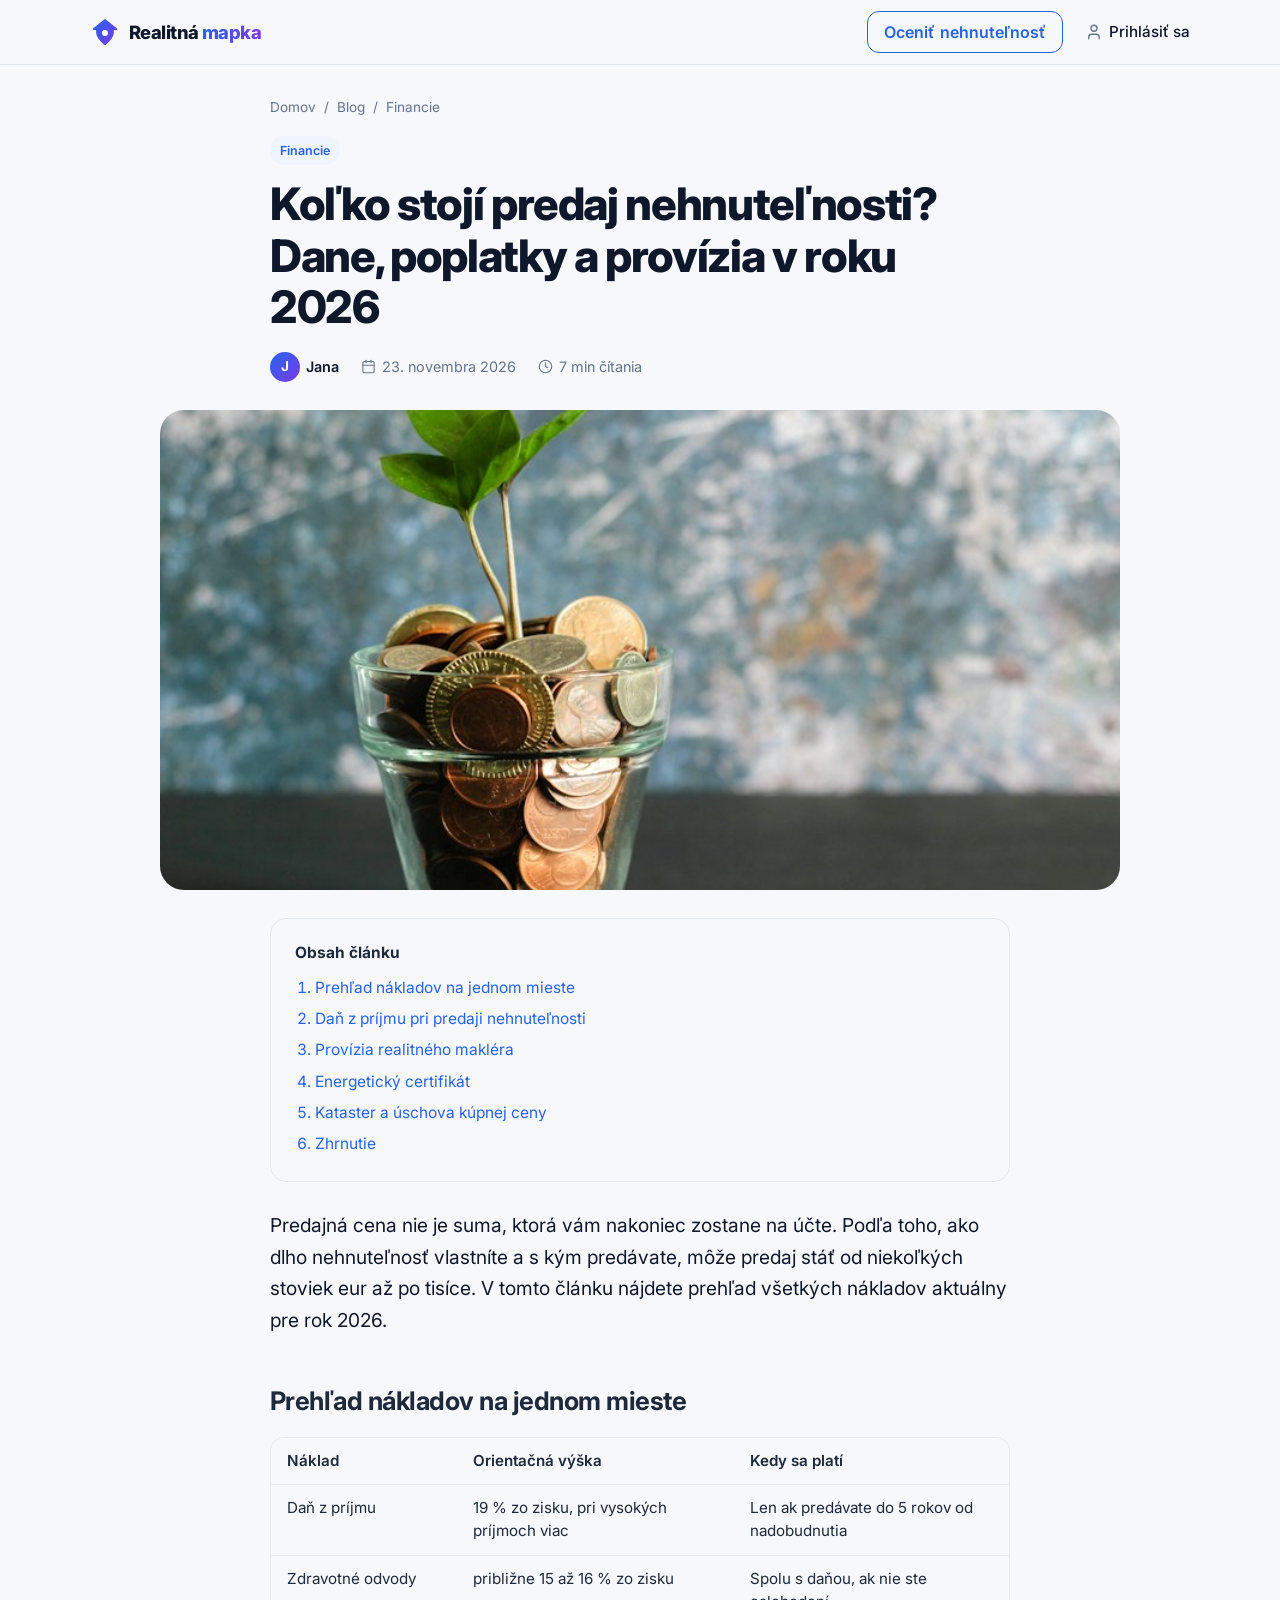
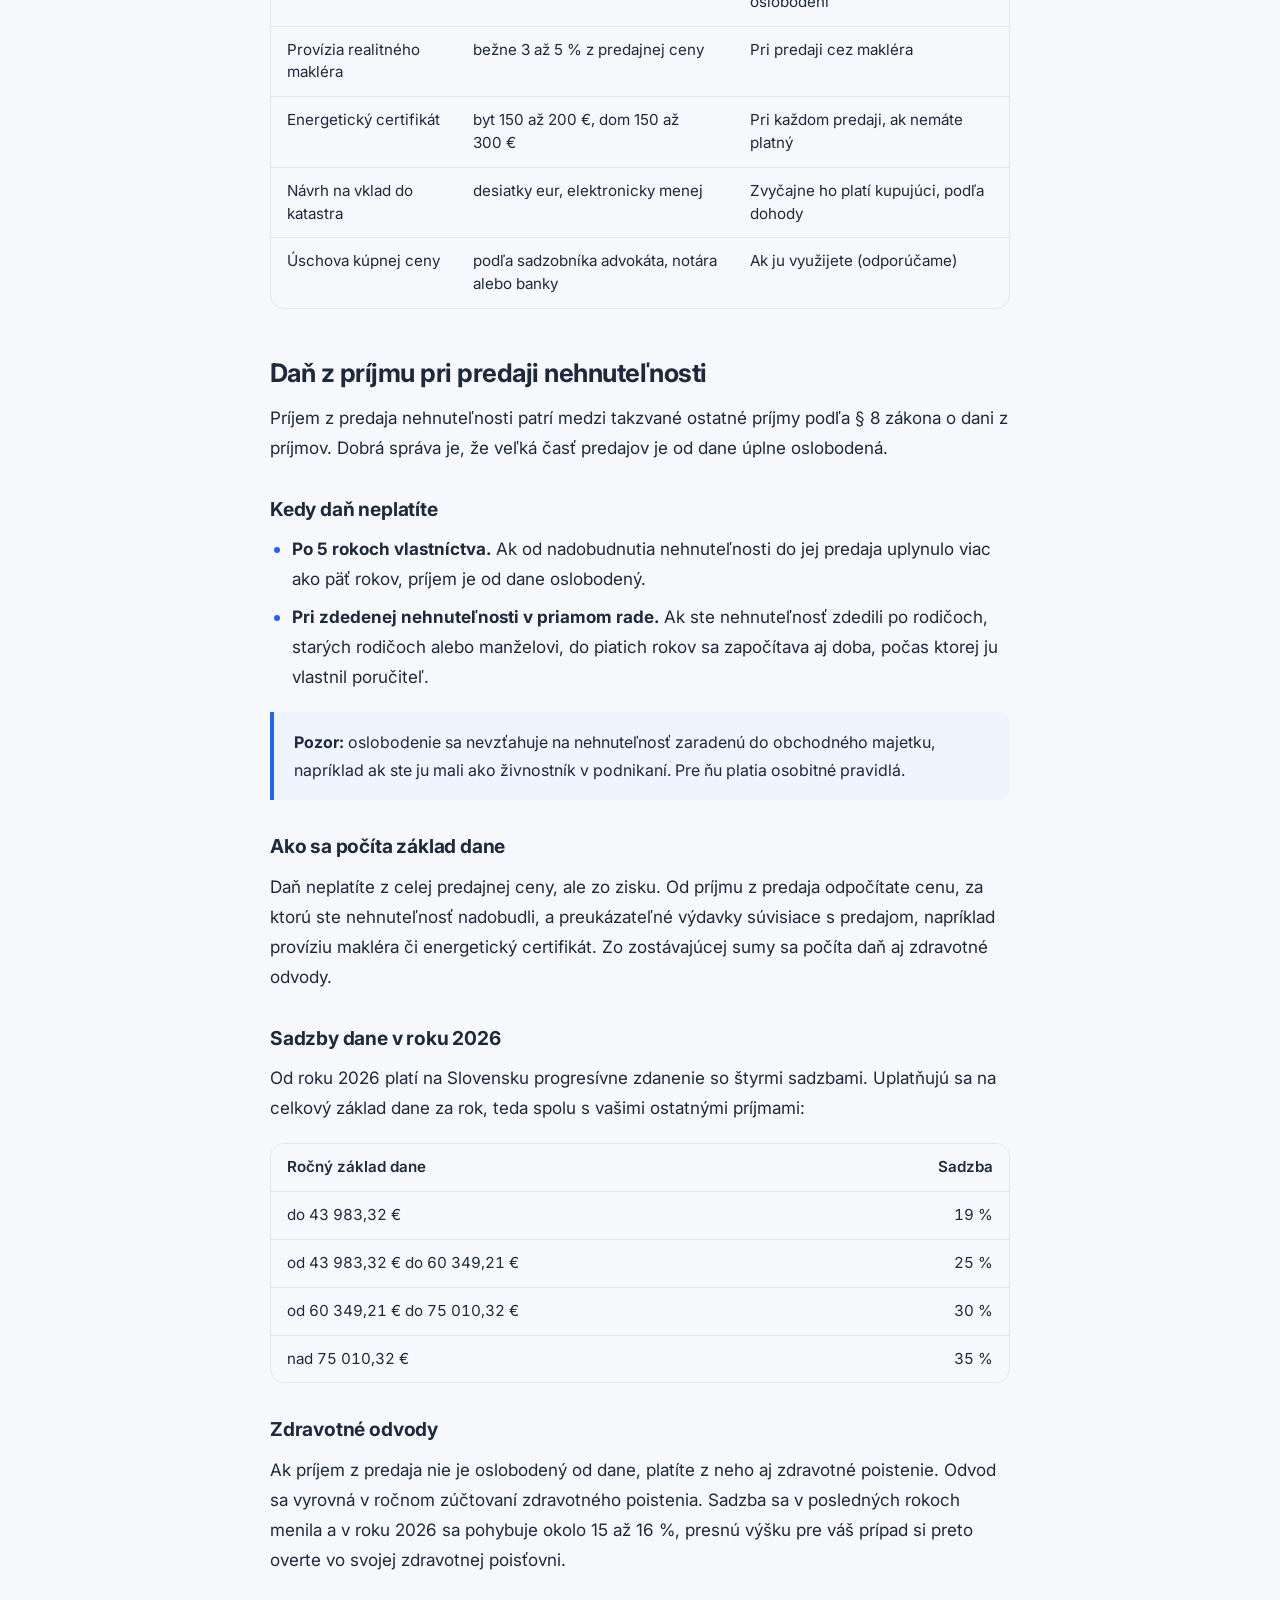
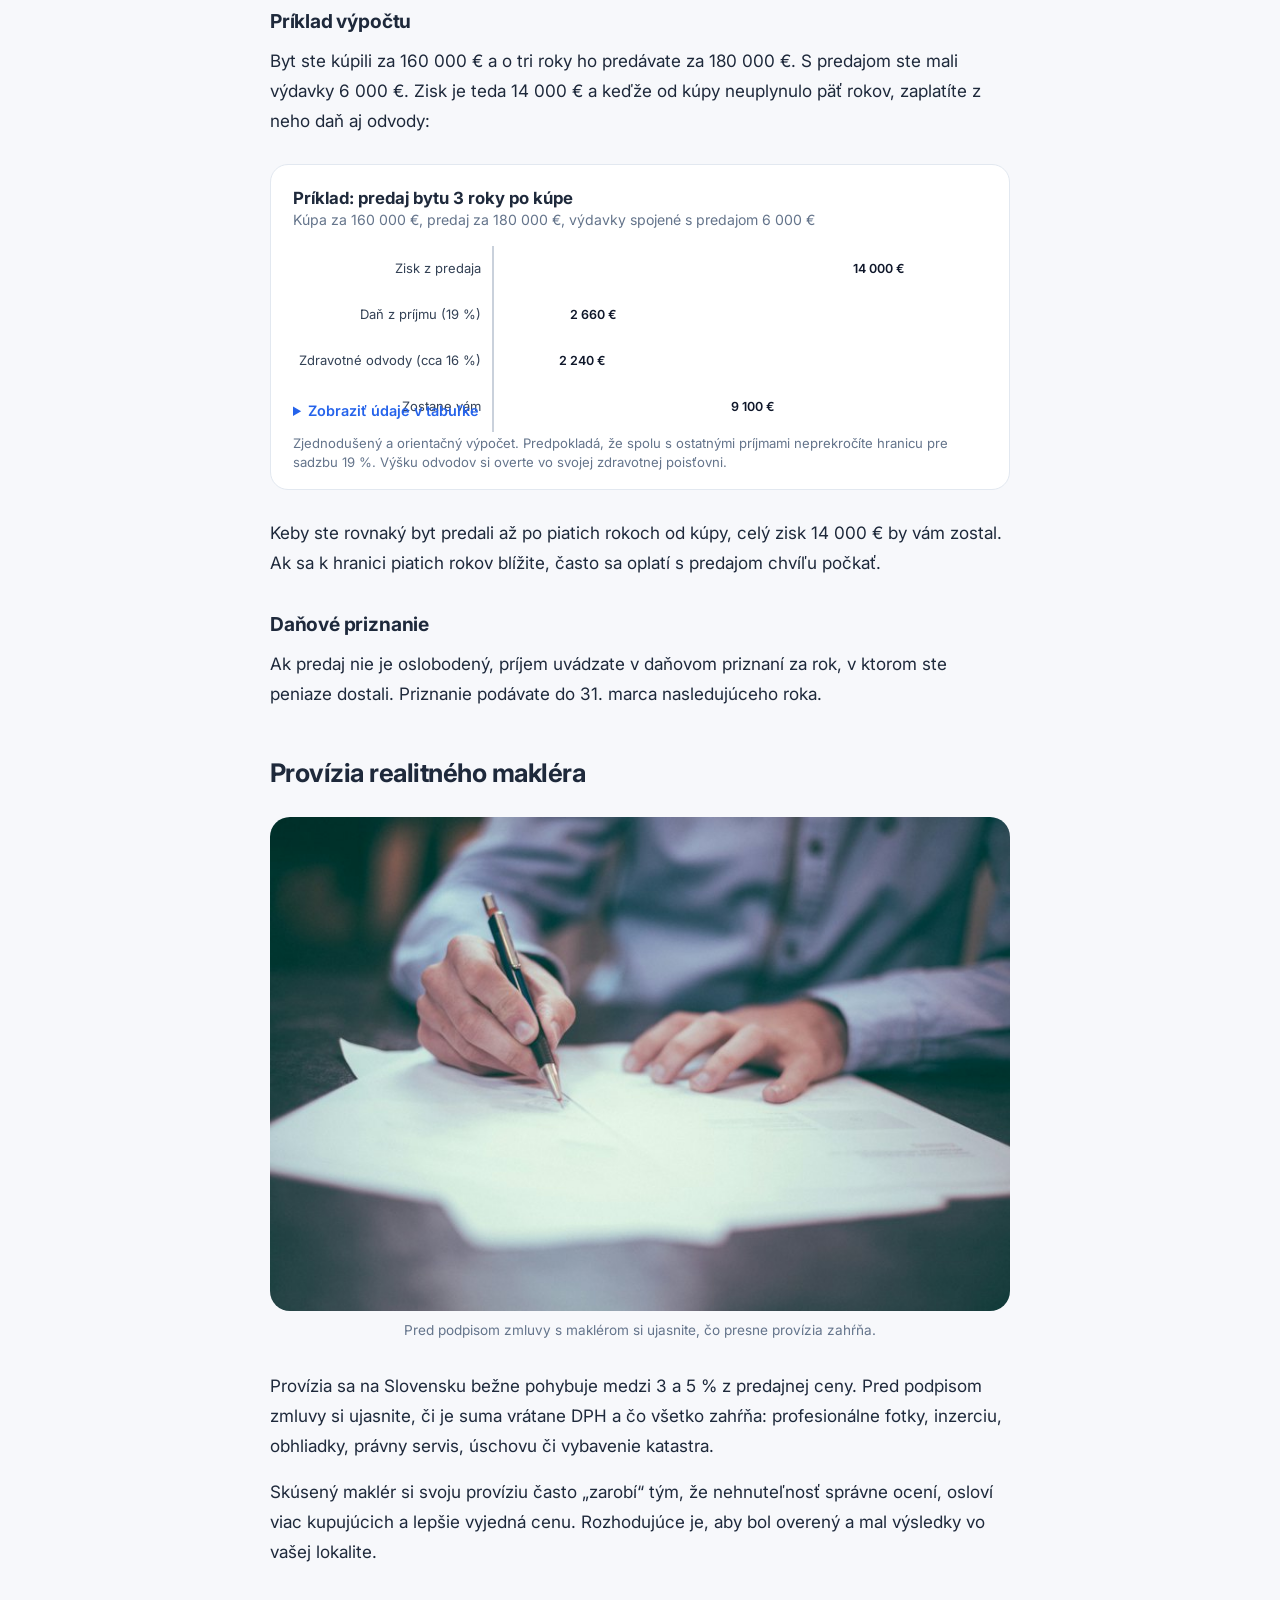
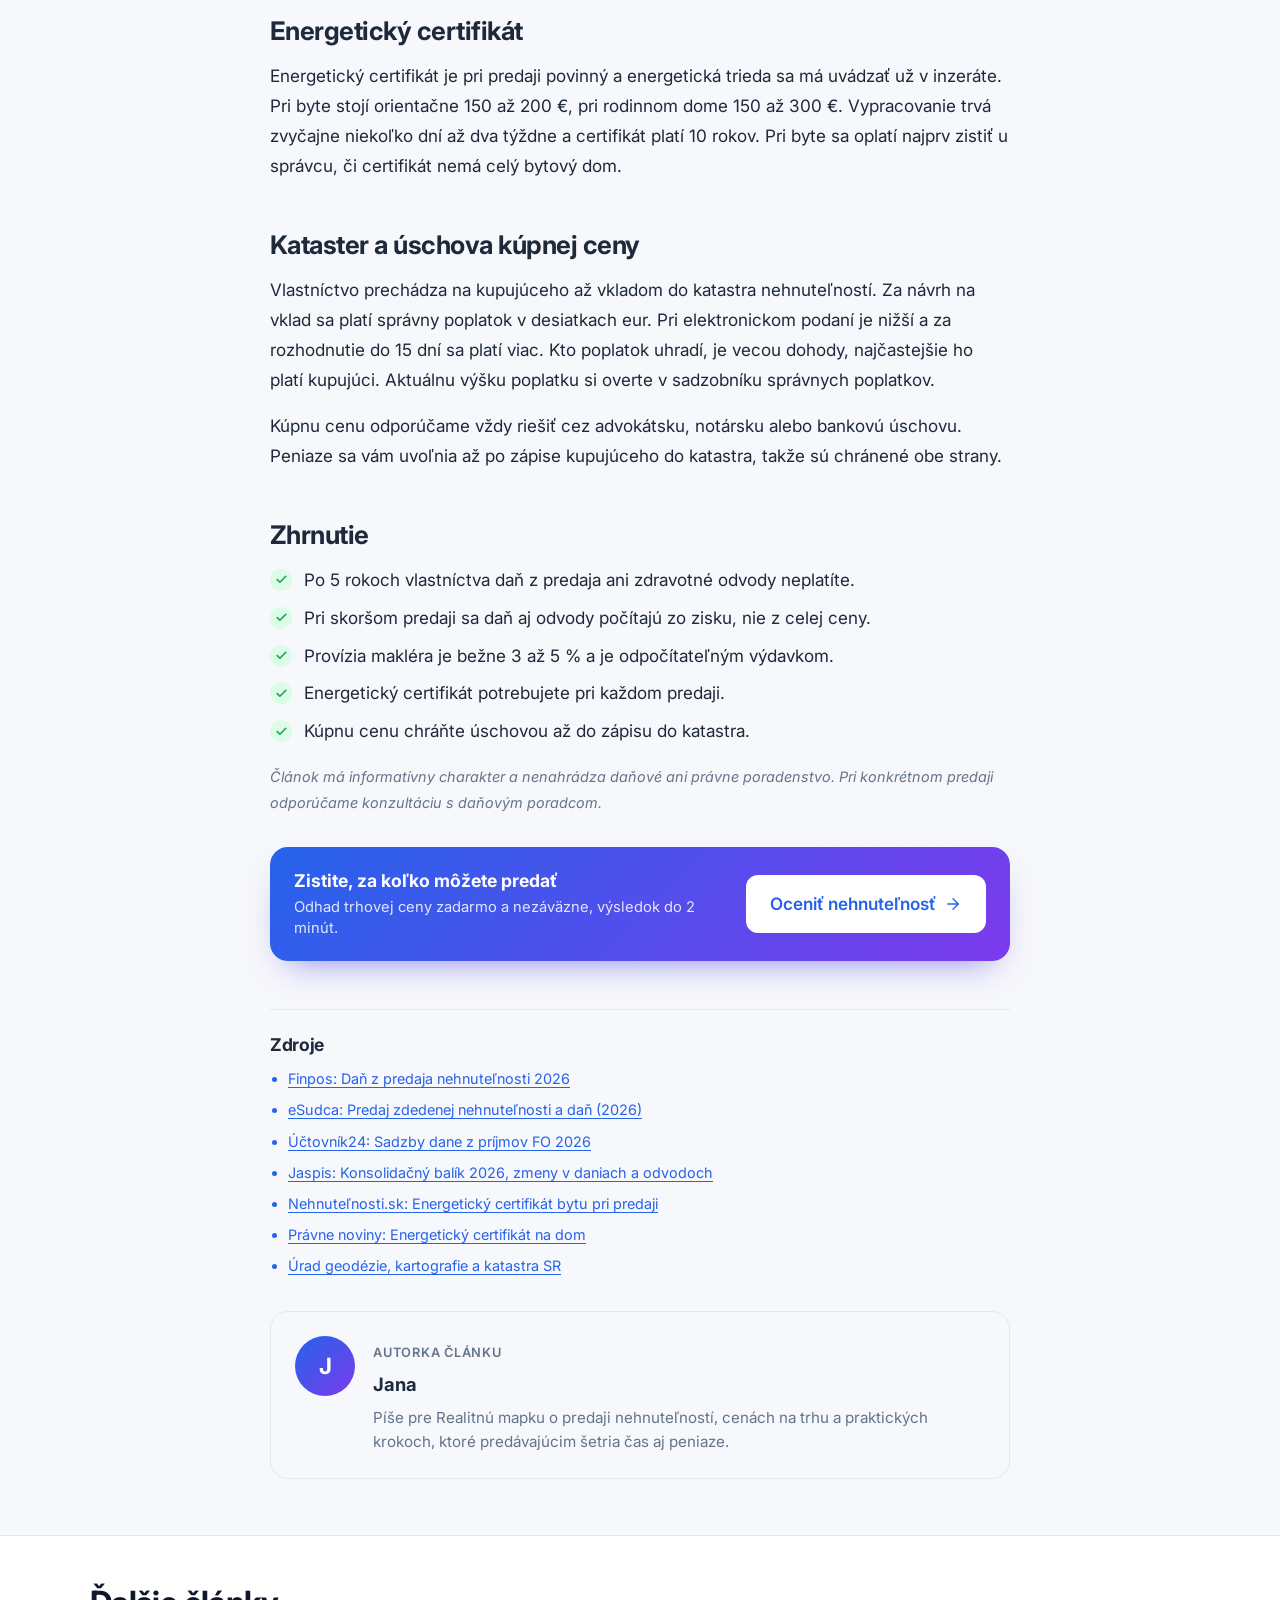
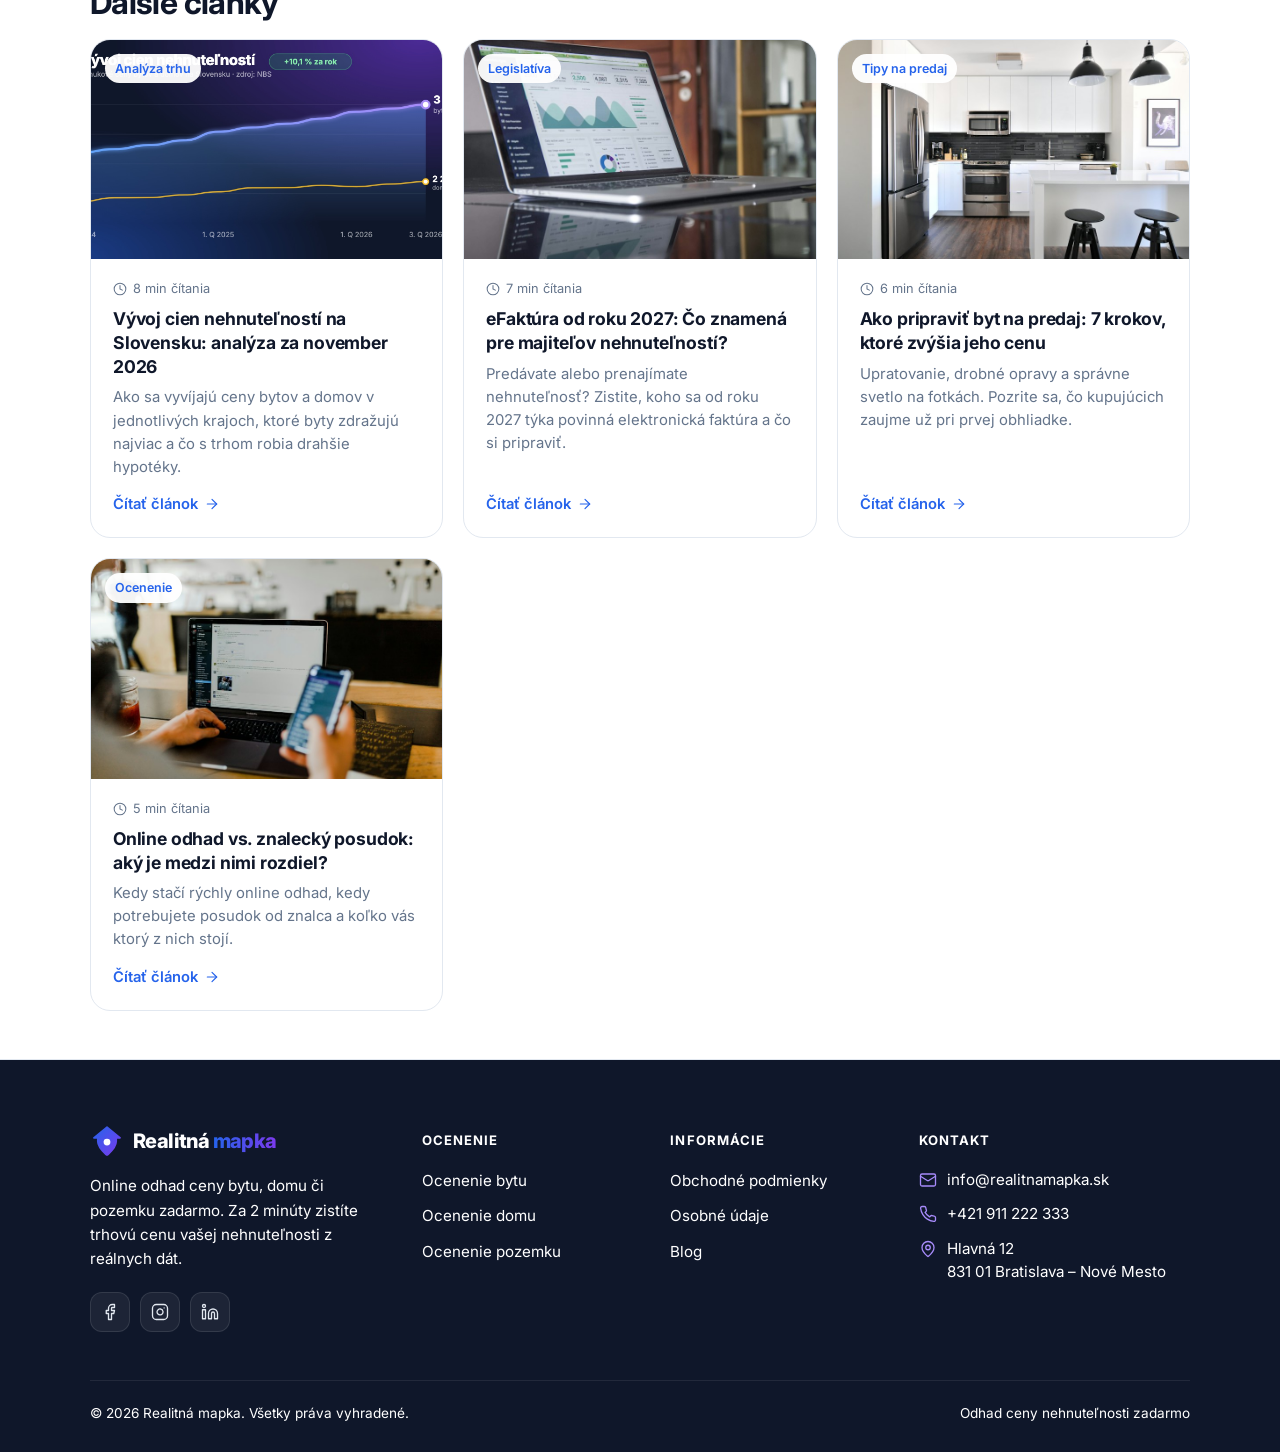
<file: blog/kolko-stoji-predaj-nehnutelnosti/index.html>
<!DOCTYPE html>
<html lang="sk">
<head>
  <meta charset="UTF-8" />
  <meta name="viewport" content="width=device-width, initial-scale=1.0" />
  <title>Koľko stojí predaj nehnuteľnosti v roku 2026: dane a poplatky</title>
  <meta name="description" content="Náklady pri predaji bytu či domu v roku 2026: daň z príjmu a oslobodenie po 5 rokoch, zdravotné odvody, provízia makléra, energetický certifikát a kataster." />
  <link rel="canonical" href="https://realitna-mapa.vercel.app/blog/kolko-stoji-predaj-nehnutelnosti/" />
  <meta name="robots" content="index, follow, max-image-preview:large" />
  <meta property="og:type" content="article" />
  <meta property="og:locale" content="sk_SK" />
  <meta property="og:site_name" content="Realitná mapka" />
  <meta property="og:title" content="Koľko stojí predaj nehnuteľnosti v roku 2026: dane a poplatky" />
  <meta property="og:description" content="Náklady pri predaji bytu či domu v roku 2026: daň z príjmu a oslobodenie po 5 rokoch, zdravotné odvody, provízia makléra, energetický certifikát a kataster." />
  <meta property="og:url" content="https://realitna-mapa.vercel.app/blog/kolko-stoji-predaj-nehnutelnosti/" />
  <meta property="og:image" content="https://realitna-mapa.vercel.app/assets/blog/naklady-predaja.jpg" />
  <meta name="twitter:card" content="summary_large_image" />
  <link rel="icon" href="/favicon.svg" type="image/svg+xml" />
  <link rel="apple-touch-icon" href="/apple-touch-icon.png" />
  <link rel="preconnect" href="https://fonts.googleapis.com" />
  <link href="https://fonts.googleapis.com/css2?family=Inter:wght@400;500;600;700;800&display=swap" rel="stylesheet" />
  <link rel="stylesheet" href="/styles.css?v=20261127m" />
  <link rel="stylesheet" href="/blog/blog.css?v=20261124d" />
  <script type="application/ld+json">{"@context": "https://schema.org", "@graph": [{"@type": "BlogPosting", "headline": "Koľko stojí predaj nehnuteľnosti? Dane, poplatky a provízia v roku 2026", "description": "Náklady pri predaji bytu či domu v roku 2026: daň z príjmu a oslobodenie po 5 rokoch, zdravotné odvody, provízia makléra, energetický certifikát a kataster.", "image": "https://realitna-mapa.vercel.app/assets/blog/naklady-predaja.jpg", "datePublished": "2026-11-23", "dateModified": "2026-11-23", "inLanguage": "sk-SK", "author": {"@type": "Person", "name": "Jana"}, "publisher": {"@type": "Organization", "name": "Realitná mapka", "logo": {"@type": "ImageObject", "url": "https://realitna-mapa.vercel.app/apple-touch-icon.png"}}, "mainEntityOfPage": "https://realitna-mapa.vercel.app/blog/kolko-stoji-predaj-nehnutelnosti/"}, {"@type": "BreadcrumbList", "itemListElement": [{"@type": "ListItem", "position": 1, "name": "Domov", "item": "https://realitna-mapa.vercel.app/"}, {"@type": "ListItem", "position": 2, "name": "Blog", "item": "https://realitna-mapa.vercel.app/blog/"}, {"@type": "ListItem", "position": 3, "name": "Koľko stojí predaj nehnuteľnosti? Dane, poplatky a provízia v roku 2026", "item": "https://realitna-mapa.vercel.app/blog/kolko-stoji-predaj-nehnutelnosti/"}]}]}</script>
</head>
<body data-page="article">
  <header class="nav">
    <div class="container nav__inner">
      <a href="/" class="logo"><img src="/assets/logo/logo-znacka.svg" alt="" width="30" height="30" /><span>Realitná <span class="accent">mapka</span></span></a>
      <div class="nav__right">
        <a href="/?ocenit=1" data-open-wizard class="btn btn--ghost">Oceniť<span class="hide-sm">nehnuteľnosť</span></a>
        <a href="#" class="nav__login" aria-label="Prihlásiť sa"><i data-icon="user" data-size="18"></i><span>Prihlásiť sa</span></a>
      </div>
    </div>
  </header>

  <main class="article-page">
    <article class="article">
      <div class="container container--article">
        <nav class="breadcrumbs" aria-label="Omrvinková navigácia"><a href="/">Domov</a><span>/</span><a href="/blog/">Blog</a><span>/</span><span aria-current="page">Financie</span></nav>
        <span class="post__tag post__tag--inline">Financie</span>
        <h1>Koľko stojí predaj nehnuteľnosti? Dane, poplatky a provízia v roku 2026</h1>
        <div class="article__meta">
          <span class="author-mini"><span class="avatar">J</span>Jana</span>
          <span><i data-icon="calendar" data-size="15"></i> <time datetime="2026-11-23">23. novembra 2026</time></span>
          <span><i data-icon="clock" data-size="15"></i> 7 min čítania</span>
        </div>
      </div>
      <div class="container container--wide">
        <figure class="article__img"><img src="/assets/blog/naklady-predaja.jpg" alt="Pohár plný mincí s rastlinkou ako symbol nákladov a zisku z predaja nehnuteľnosti" width="800" height="533" fetchpriority="high" decoding="async" /></figure>
      </div>
      <div class="container container--article article__body">
        <nav class="toc" aria-label="Obsah článku"><strong>Obsah článku</strong><ol><li><a href="#prehlad">Prehľad nákladov na jednom mieste</a></li><li><a href="#dan">Daň z príjmu pri predaji nehnuteľnosti</a></li><li><a href="#provizia">Provízia realitného makléra</a></li><li><a href="#certifikat">Energetický certifikát</a></li><li><a href="#kataster">Kataster a úschova kúpnej ceny</a></li><li><a href="#zhrnutie">Zhrnutie</a></li></ol></nav>
        
<p class="lead">Predajná cena nie je suma, ktorá vám nakoniec zostane na účte. Podľa toho, ako dlho nehnuteľnosť vlastníte a s kým predávate, môže predaj stáť od niekoľkých stoviek eur až po tisíce. V tomto článku nájdete prehľad všetkých nákladov aktuálny pre rok 2026.</p>

<h2 id="prehlad">Prehľad nákladov na jednom mieste</h2>
<div class="table-wrap"><table>
  <thead><tr><th scope="col">Náklad</th><th scope="col">Orientačná výška</th><th scope="col">Kedy sa platí</th></tr></thead>
  <tbody>
    <tr><td>Daň z príjmu</td><td>19&nbsp;% zo zisku, pri vysokých príjmoch viac</td><td>Len ak predávate do 5 rokov od nadobudnutia</td></tr>
    <tr><td>Zdravotné odvody</td><td>približne 15 až 16&nbsp;% zo zisku</td><td>Spolu s daňou, ak nie ste oslobodení</td></tr>
    <tr><td>Provízia realitného makléra</td><td>bežne 3 až 5&nbsp;% z predajnej ceny</td><td>Pri predaji cez makléra</td></tr>
    <tr><td>Energetický certifikát</td><td>byt 150 až 200&nbsp;€, dom 150 až 300&nbsp;€</td><td>Pri každom predaji, ak nemáte platný</td></tr>
    <tr><td>Návrh na vklad do katastra</td><td>desiatky eur, elektronicky menej</td><td>Zvyčajne ho platí kupujúci, podľa dohody</td></tr>
    <tr><td>Úschova kúpnej ceny</td><td>podľa sadzobníka advokáta, notára alebo banky</td><td>Ak ju využijete (odporúčame)</td></tr>
  </tbody>
</table></div>

<h2 id="dan">Daň z príjmu pri predaji nehnuteľnosti</h2>
<p>Príjem z predaja nehnuteľnosti patrí medzi takzvané ostatné príjmy podľa § 8 zákona o dani z príjmov. Dobrá správa je, že veľká časť predajov je od dane úplne oslobodená.</p>

<h3>Kedy daň neplatíte</h3>
<ul>
  <li><strong>Po 5 rokoch vlastníctva.</strong> Ak od nadobudnutia nehnuteľnosti do jej predaja uplynulo viac ako päť rokov, príjem je od dane oslobodený.</li>
  <li><strong>Pri zdedenej nehnuteľnosti v priamom rade.</strong> Ak ste nehnuteľnosť zdedili po rodičoch, starých rodičoch alebo manželovi, do piatich rokov sa započítava aj doba, počas ktorej ju vlastnil poručiteľ.</li>
</ul>
<div class="callout"><strong>Pozor:</strong> oslobodenie sa nevzťahuje na nehnuteľnosť zaradenú do obchodného majetku, napríklad ak ste ju mali ako živnostník v podnikaní. Pre ňu platia osobitné pravidlá.</div>

<h3>Ako sa počíta základ dane</h3>
<p>Daň neplatíte z celej predajnej ceny, ale zo zisku. Od príjmu z predaja odpočítate cenu, za ktorú ste nehnuteľnosť nadobudli, a preukázateľné výdavky súvisiace s predajom, napríklad províziu makléra či energetický certifikát. Zo zostávajúcej sumy sa počíta daň aj zdravotné odvody.</p>

<h3>Sadzby dane v roku 2026</h3>
<p>Od roku 2026 platí na Slovensku progresívne zdanenie so štyrmi sadzbami. Uplatňujú sa na celkový základ dane za rok, teda spolu s vašimi ostatnými príjmami:</p>
<div class="table-wrap"><table class="table--num">
  <thead><tr><th scope="col">Ročný základ dane</th><th scope="col">Sadzba</th></tr></thead>
  <tbody>
    <tr><td>do 43&nbsp;983,32&nbsp;€</td><td>19&nbsp;%</td></tr>
    <tr><td>od 43&nbsp;983,32&nbsp;€ do 60&nbsp;349,21&nbsp;€</td><td>25&nbsp;%</td></tr>
    <tr><td>od 60&nbsp;349,21&nbsp;€ do 75&nbsp;010,32&nbsp;€</td><td>30&nbsp;%</td></tr>
    <tr><td>nad 75&nbsp;010,32&nbsp;€</td><td>35&nbsp;%</td></tr>
  </tbody>
</table></div>

<h3>Zdravotné odvody</h3>
<p>Ak príjem z predaja nie je oslobodený od dane, platíte z neho aj zdravotné poistenie. Odvod sa vyrovná v ročnom zúčtovaní zdravotného poistenia. Sadzba sa v posledných rokoch menila a v roku 2026 sa pohybuje okolo 15 až 16&nbsp;%, presnú výšku pre váš prípad si preto overte vo svojej zdravotnej poisťovni.</p>

<h3>Príklad výpočtu</h3>
<p>Byt ste kúpili za 160&nbsp;000&nbsp;€ a o tri roky ho predávate za 180&nbsp;000&nbsp;€. S predajom ste mali výdavky 6&nbsp;000&nbsp;€. Zisk je teda 14&nbsp;000&nbsp;€ a keďže od kúpy neuplynulo päť rokov, zaplatíte z neho daň aj odvody:</p>
<figure class="chart">
  <figcaption class="chart__head"><strong>Príklad: predaj bytu 3 roky po kúpe</strong><span>Kúpa za 160&nbsp;000&nbsp;€, predaj za 180&nbsp;000&nbsp;€, výdavky spojené s predajom 6&nbsp;000&nbsp;€</span></figcaption>
  <svg class="chart__svg" viewBox="0 0&nbsp;640&nbsp;200" role="img" aria-labelledby="tax-title tax-desc"><title id="tax-title">Príklad zdanenia pri predaji bytu pred uplynutím 5 rokov</title><desc id="tax-desc">Zisk 14&nbsp;000&nbsp;€, daň z príjmu 2&nbsp;660&nbsp;€, zdravotné odvody približne 2&nbsp;240&nbsp;€, zostane približne 9&nbsp;100&nbsp;€.</desc><g class="bar" tabindex="0" data-tip="Zisk z predaja: 14&nbsp;000&nbsp;€"><rect x="0" y="10" width="640" height="40" class="hit"/><text x="188" y="35" class="lab" text-anchor="end">Zisk z predaja</text><path d="M200,16 H546.0 Q550.0,16&nbsp;550.0,20 V40 Q550.0,44&nbsp;546.0,44 H200 Z" class="s1"/><text x="560.0" y="35" class="val">14&nbsp;000&nbsp;€</text></g><g class="bar" tabindex="0" data-tip="Daň z príjmu (19&nbsp;%): 2&nbsp;660&nbsp;€"><rect x="0" y="56" width="640" height="40" class="hit"/><text x="188" y="81" class="lab" text-anchor="end">Daň z príjmu (19&nbsp;%)</text><path d="M200,62 H262.5 Q266.5,62&nbsp;266.5,66 V86 Q266.5,90&nbsp;262.5,90 H200 Z" class="s1 soft"/><text x="276.5" y="81" class="val">2&nbsp;660&nbsp;€</text></g><g class="bar" tabindex="0" data-tip="Zdravotné odvody (cca 16&nbsp;%): 2&nbsp;240&nbsp;€"><rect x="0" y="102" width="640" height="40" class="hit"/><text x="188" y="127" class="lab" text-anchor="end">Zdravotné odvody (cca 16&nbsp;%)</text><path d="M200,108 H252.0 Q256.0,108&nbsp;256.0,112 V132 Q256.0,136&nbsp;252.0,136 H200 Z" class="s1 soft"/><text x="266.0" y="127" class="val">2&nbsp;240&nbsp;€</text></g><g class="bar" tabindex="0" data-tip="Zostane vám: 9&nbsp;100&nbsp;€"><rect x="0" y="148" width="640" height="40" class="hit"/><text x="188" y="173" class="lab" text-anchor="end">Zostane vám</text><path d="M200,154 H423.5 Q427.5,154&nbsp;427.5,158 V178 Q427.5,182&nbsp;423.5,182 H200 Z" class="s1"/><text x="437.5" y="173" class="val">9&nbsp;100&nbsp;€</text></g><line x1="200" x2="200" y1="8" y2="194" class="grid base"/></svg>
  <details class="chart__table"><summary>Zobraziť údaje v tabuľke</summary>
    <table class="table--num"><thead><tr><th scope="col">Položka</th><th scope="col">Suma</th></tr></thead><tbody><tr><th scope='row'>Zisk z predaja</th><td>14&nbsp;000&nbsp;€</td></tr><tr><th scope='row'>Daň z príjmu (19&nbsp;%)</th><td>2&nbsp;660&nbsp;€</td></tr><tr><th scope='row'>Zdravotné odvody (cca 16&nbsp;%)</th><td>2&nbsp;240&nbsp;€</td></tr><tr><th scope='row'>Zostane vám</th><td>9&nbsp;100&nbsp;€</td></tr></tbody></table>
  </details>
  <p class="chart__src">Zjednodušený a orientačný výpočet. Predpokladá, že spolu s ostatnými príjmami neprekročíte hranicu pre sadzbu 19&nbsp;%. Výšku odvodov si overte vo svojej zdravotnej poisťovni.</p>
</figure>
<p>Keby ste rovnaký byt predali až po piatich rokoch od kúpy, celý zisk 14&nbsp;000&nbsp;€ by vám zostal. Ak sa k hranici piatich rokov blížite, často sa oplatí s predajom chvíľu počkať.</p>

<h3>Daňové priznanie</h3>
<p>Ak predaj nie je oslobodený, príjem uvádzate v daňovom priznaní za rok, v ktorom ste peniaze dostali. Priznanie podávate do 31. marca nasledujúceho roka.</p>

<h2 id="provizia">Provízia realitného makléra</h2>
<figure class="article__img"><img src="/assets/blog/podpis-kupnej-zmluvy.jpg" alt="Podpisovanie kúpnej zmluvy pri predaji nehnuteľnosti" width="800" height="534" loading="lazy" decoding="async" /><figcaption>Pred podpisom zmluvy s maklérom si ujasnite, čo presne provízia zahŕňa.</figcaption></figure>
<p>Provízia sa na Slovensku bežne pohybuje medzi 3 a 5&nbsp;% z predajnej ceny. Pred podpisom zmluvy si ujasnite, či je suma vrátane DPH a čo všetko zahŕňa: profesionálne fotky, inzerciu, obhliadky, právny servis, úschovu či vybavenie katastra.</p>
<p>Skúsený maklér si svoju províziu často „zarobí“ tým, že nehnuteľnosť správne ocení, osloví viac kupujúcich a lepšie vyjedná cenu. Rozhodujúce je, aby bol overený a mal výsledky vo vašej lokalite.</p>

<h2 id="certifikat">Energetický certifikát</h2>
<p>Energetický certifikát je pri predaji povinný a energetická trieda sa má uvádzať už v inzeráte. Pri byte stojí orientačne 150 až 200&nbsp;€, pri rodinnom dome 150 až 300&nbsp;€. Vypracovanie trvá zvyčajne niekoľko dní až dva týždne a certifikát platí 10 rokov. Pri byte sa oplatí najprv zistiť u správcu, či certifikát nemá celý bytový dom.</p>

<h2 id="kataster">Kataster a úschova kúpnej ceny</h2>
<p>Vlastníctvo prechádza na kupujúceho až vkladom do katastra nehnuteľností. Za návrh na vklad sa platí správny poplatok v desiatkach eur. Pri elektronickom podaní je nižší a za rozhodnutie do 15 dní sa platí viac. Kto poplatok uhradí, je vecou dohody, najčastejšie ho platí kupujúci. Aktuálnu výšku poplatku si overte v sadzobníku správnych poplatkov.</p>
<p>Kúpnu cenu odporúčame vždy riešiť cez advokátsku, notársku alebo bankovú úschovu. Peniaze sa vám uvoľnia až po zápise kupujúceho do katastra, takže sú chránené obe strany.</p>

<h2 id="zhrnutie">Zhrnutie</h2>
<ul class="checklist">
  <li>Po 5 rokoch vlastníctva daň z predaja ani zdravotné odvody neplatíte.</li>
  <li>Pri skoršom predaji sa daň aj odvody počítajú zo zisku, nie z celej ceny.</li>
  <li>Provízia makléra je bežne 3 až 5&nbsp;% a je odpočítateľným výdavkom.</li>
  <li>Energetický certifikát potrebujete pri každom predaji.</li>
  <li>Kúpnu cenu chráňte úschovou až do zápisu do katastra.</li>
</ul>
<p class="note">Článok má informatívny charakter a nenahrádza daňové ani právne poradenstvo. Pri konkrétnom predaji odporúčame konzultáciu s daňovým poradcom.</p>
<aside class="article__cta">
  <div><strong>Zistite, za koľko môžete predať</strong><span>Odhad trhovej ceny zadarmo a nezáväzne, výsledok do 2 minút.</span></div>
  <a href="/?ocenit=1" data-open-wizard class="btn btn--primary">Oceniť nehnuteľnosť <i data-icon="arrowRight" data-size="18"></i></a>
</aside>

        <section class="sources" aria-labelledby="zdroje"><h2 id="zdroje">Zdroje</h2><ul><li><a href="https://finpos.sk/poradna/dan-z-predaja-nehnutelnosti/" target="_blank" rel="noopener">Finpos: Daň z predaja nehnuteľnosti 2026</a></li><li><a href="https://www.esudca.sk/blog/predaj-zdedenej-nehnutelnosti-dan-2026" target="_blank" rel="noopener">eSudca: Predaj zdedenej nehnuteľnosti a daň (2026)</a></li><li><a href="https://uctovnik24.com/sk/blog/sadzby-dane-z-prijmov-fyzickych-osob-2026/" target="_blank" rel="noopener">Účtovník24: Sadzby dane z príjmov FO 2026</a></li><li><a href="https://jaspis.sk/aktuality/konsolidacny-balik-2026-zmeny-dane-odvody-priklady" target="_blank" rel="noopener">Jaspis: Konsolidačný balík 2026, zmeny v daniach a odvodoch</a></li><li><a href="https://www.nehnutelnosti.sk/magazin-o-byvani/87592-energeticky-certifikat-bytu-pri-predaji-co-vam-hrozi-ak-ho-nemate-a-na-co-si-dat-pozor" target="_blank" rel="noopener">Nehnuteľnosti.sk: Energetický certifikát bytu pri predaji</a></li><li><a href="https://pravnenoviny.sk/energeticky-certifikat-na-dom/" target="_blank" rel="noopener">Právne noviny: Energetický certifikát na dom</a></li><li><a href="https://www.skgeodesy.sk/" target="_blank" rel="noopener">Úrad geodézie, kartografie a katastra SR</a></li></ul></section>
        <aside class="author-box" aria-label="O autorke">
          <span class="avatar avatar--lg">J</span>
          <div><small>Autorka článku</small><strong>Jana</strong><p>Píše pre Realitnú mapku o predaji nehnuteľností, cenách na trhu a praktických krokoch, ktoré predávajúcim šetria čas aj peniaze.</p></div>
        </aside>
      </div>
    </article>
    <section class="section section--alt">
      <div class="container">
        <h2 class="left">Ďalšie články</h2>
        <div class="posts"><a href="/blog/vyvoj-cien-nehnutelnosti-november-2026/" class="post">
  <div class="post__img"><img src="/assets/blog/vyvoj-cien-graf.jpg" alt="Graf vývoja ponukových cien bytov a domov na Slovensku od roku 2024 do 3. štvrťroka 2026" width="1600" height="800" loading="lazy" decoding="async" /><span class="post__tag">Analýza trhu</span></div>
  <div class="post__body">
    <small class="post__meta"><i data-icon="clock" data-size="14"></i> 8 min čítania</small>
    <h3>Vývoj cien nehnuteľností na Slovensku: analýza za november 2026</h3>
    <p>Ako sa vyvíjajú ceny bytov a domov v jednotlivých krajoch, ktoré byty zdražujú najviac a čo s trhom robia drahšie hypotéky.</p>
    <span class="post__more">Čítať článok <i data-icon="arrowRight" data-size="16"></i></span>
  </div>
</a><a href="/blog/efaktura-2027-nehnutelnosti/" class="post">
  <div class="post__img"><img src="/assets/blog/efaktura-notebook.jpg" alt="Notebook s prehľadom elektronických faktúr a účtovných dát" width="800" height="570" loading="lazy" decoding="async" /><span class="post__tag">Legislatíva</span></div>
  <div class="post__body">
    <small class="post__meta"><i data-icon="clock" data-size="14"></i> 7 min čítania</small>
    <h3>eFaktúra od roku 2027: Čo znamená pre majiteľov nehnuteľností?</h3>
    <p>Predávate alebo prenajímate nehnuteľnosť? Zistite, koho sa od roku 2027 týka povinná elektronická faktúra a čo si pripraviť.</p>
    <span class="post__more">Čítať článok <i data-icon="arrowRight" data-size="16"></i></span>
  </div>
</a><a href="/blog/ako-pripravit-byt-na-predaj/" class="post">
  <div class="post__img"><img src="/assets/blog/priprava-bytu.jpg" alt="Svetlá moderná kuchyňa pripravená na fotenie inzerátu bytu" width="800" height="531" loading="lazy" decoding="async" /><span class="post__tag">Tipy na predaj</span></div>
  <div class="post__body">
    <small class="post__meta"><i data-icon="clock" data-size="14"></i> 6 min čítania</small>
    <h3>Ako pripraviť byt na predaj: 7 krokov, ktoré zvýšia jeho cenu</h3>
    <p>Upratovanie, drobné opravy a správne svetlo na fotkách. Pozrite sa, čo kupujúcich zaujme už pri prvej obhliadke.</p>
    <span class="post__more">Čítať článok <i data-icon="arrowRight" data-size="16"></i></span>
  </div>
</a><a href="/blog/online-odhad-vs-znalecky-posudok/" class="post">
  <div class="post__img"><img src="/assets/blog/odhad-vs-posudok.jpg" alt="Človek porovnáva online odhad ceny nehnuteľnosti na notebooku a v mobile" width="800" height="533" loading="lazy" decoding="async" /><span class="post__tag">Ocenenie</span></div>
  <div class="post__body">
    <small class="post__meta"><i data-icon="clock" data-size="14"></i> 5 min čítania</small>
    <h3>Online odhad vs. znalecký posudok: aký je medzi nimi rozdiel?</h3>
    <p>Kedy stačí rýchly online odhad, kedy potrebujete posudok od znalca a koľko vás ktorý z nich stojí.</p>
    <span class="post__more">Čítať článok <i data-icon="arrowRight" data-size="16"></i></span>
  </div>
</a></div>
      </div>
    </section>
  </main>

  <footer class="site-footer">
    <div class="container site-footer__grid">
      <div class="site-footer__brand">
        <a href="/" class="logo logo--light"><img src="/assets/logo/logo-znacka.svg" alt="" width="34" height="34" /><span>Realitná <span class="accent">mapka</span></span></a>
        <p>Online odhad ceny bytu, domu či pozemku zadarmo. Za 2 minúty zistíte trhovú cenu vašej nehnuteľnosti z reálnych dát.</p>
        <div class="social">
          <a href="#" aria-label="Realitná mapka na Facebooku" rel="noopener"><i data-icon="facebook" data-size="18"></i></a>
          <a href="#" aria-label="Realitná mapka na Instagrame" rel="noopener"><i data-icon="instagram" data-size="18"></i></a>
          <a href="#" aria-label="Realitná mapka na LinkedIne" rel="noopener"><i data-icon="linkedin" data-size="18"></i></a>
        </div>
      </div>
      <nav class="site-footer__col" aria-label="Ocenenie">
        <h3>Ocenenie</h3>
        <a href="/?typ=byt" data-open-wizard="byt">Ocenenie bytu</a>
        <a href="/?typ=dom" data-open-wizard="dom">Ocenenie domu</a>
        <a href="/?typ=pozemok" data-open-wizard="pozemok">Ocenenie pozemku</a>
      </nav>
      <nav class="site-footer__col" aria-label="Informácie">
        <h3>Informácie</h3>
        <a href="#">Obchodné podmienky</a>
        <a href="#">Osobné údaje</a>
        <a href="/blog/">Blog</a>
      </nav>
      <div class="site-footer__col site-footer__contact">
        <h3>Kontakt</h3>
        <a href="mailto:info@realitnamapka.sk"><i data-icon="mail" data-size="18"></i> info@realitnamapka.sk</a>
        <a href="tel:+421911222333"><i data-icon="phone" data-size="18"></i> +421 911 222 333</a>
        <address><i data-icon="mapPin" data-size="18"></i><span>Hlavná 12<br />831 01 Bratislava – Nové Mesto</span></address>
      </div>
    </div>
    <div class="container site-footer__bottom">
      <span>© 2026 Realitná mapka. Všetky práva vyhradené.</span>
      <span>Odhad ceny nehnuteľnosti zadarmo</span>
    </div>
  </footer>
  <div class="chart-tip" id="chartTip" role="status" aria-live="polite"></div>

  <!-- MODAL: OCENENIE -->
  <div class="modal" id="wizModal" aria-hidden="true">
    <div class="modal__backdrop" data-close></div>
    <div class="modal__dialog" role="dialog" aria-modal="true" aria-labelledby="wizType">
      <div class="wizard" id="wizard">
        <div class="wizard__top">
          <button type="button" class="link-btn" id="backBtn"><i data-icon="arrowLeft" data-size="18"></i> Späť</button>
          <span class="wizard__type" id="wizType"></span>
          <button type="button" class="modal__close" data-close aria-label="Zavrieť"><i data-icon="close" data-size="20"></i></button>
        </div>
        <div class="progress"><div class="progress__bar" id="progressBar"></div></div>
        <form id="stepForm" novalidate></form>
        <p class="secure"><i data-icon="lock" data-size="16"></i> Vaše údaje sú v bezpečí</p>
      </div>
    </div>
  </div>

  <script src="/icons.js?v=20261124d"></script>
  <script src="/config.js?v=20261124d"></script>
  <script src="/app.js?v=20261127j"></script>
  <script src="/blog/blog.js?v=20261124d"></script>
</body>
</html>
</file>
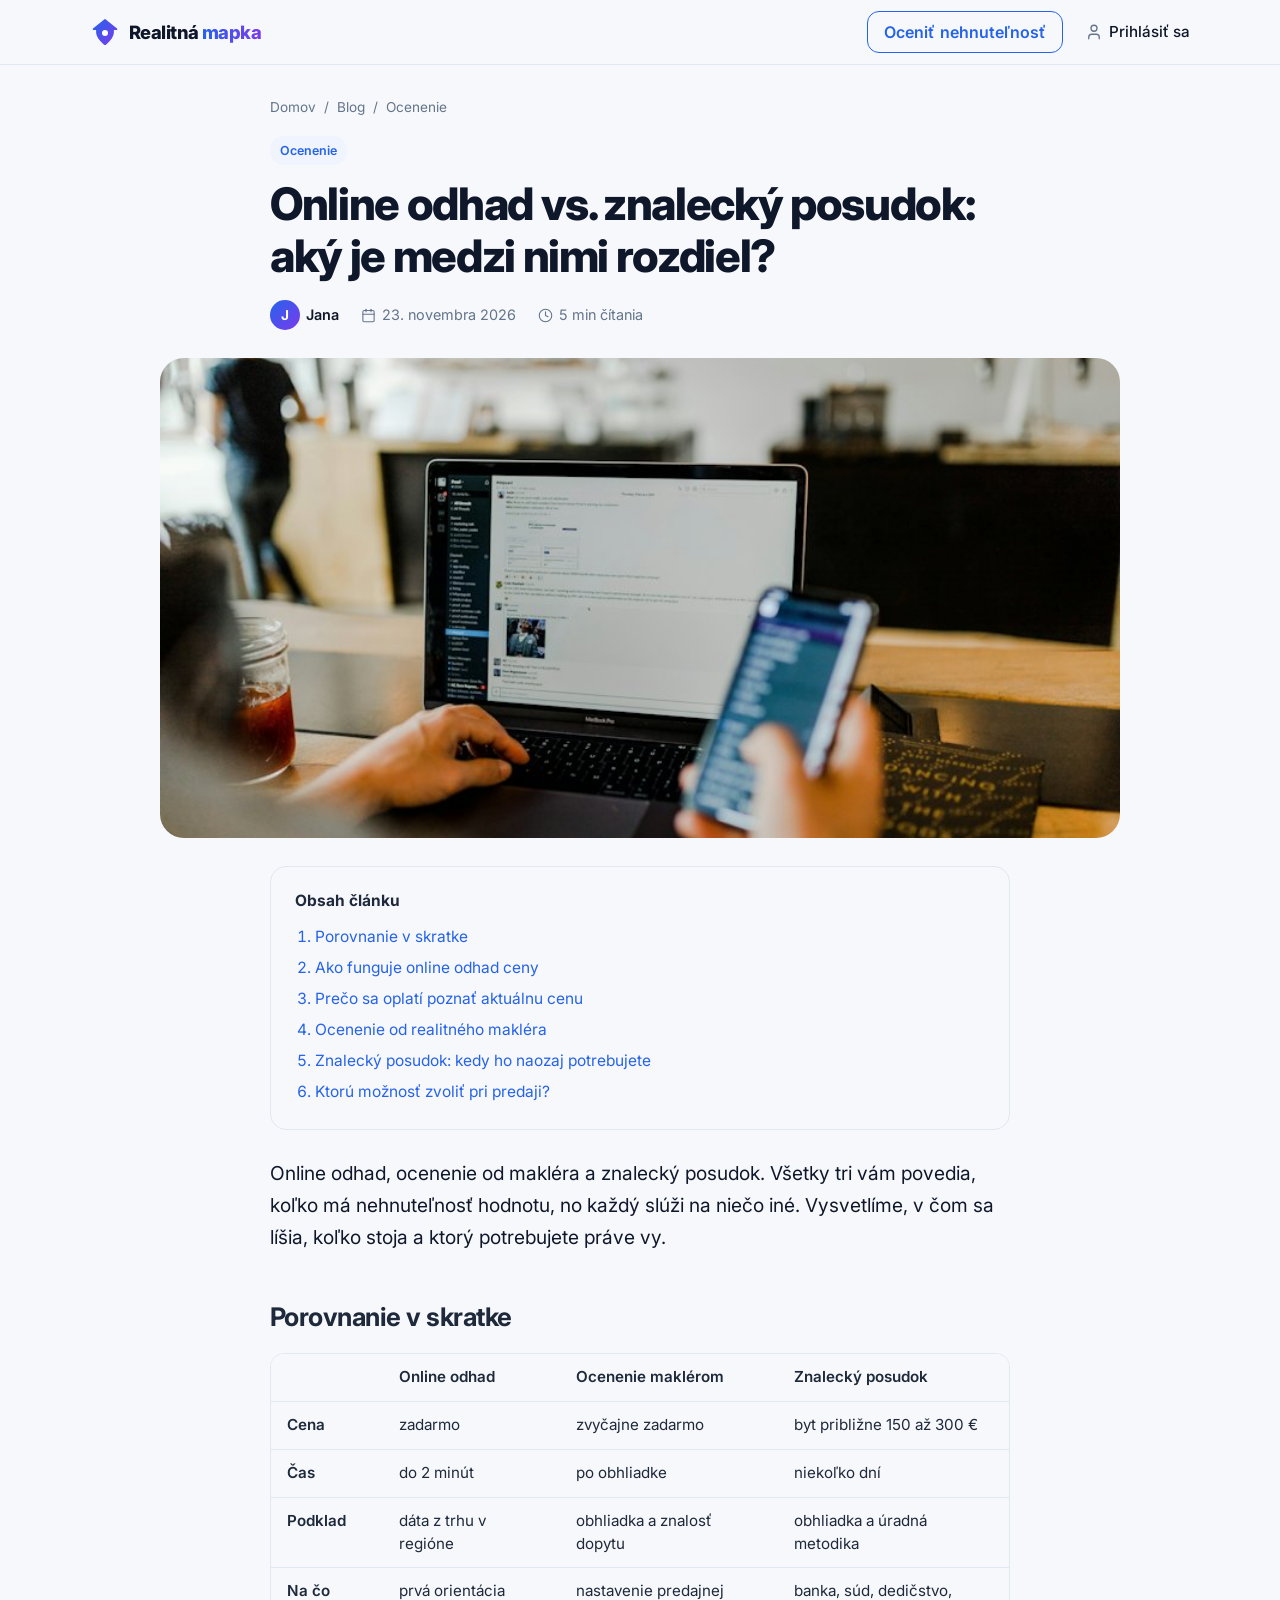
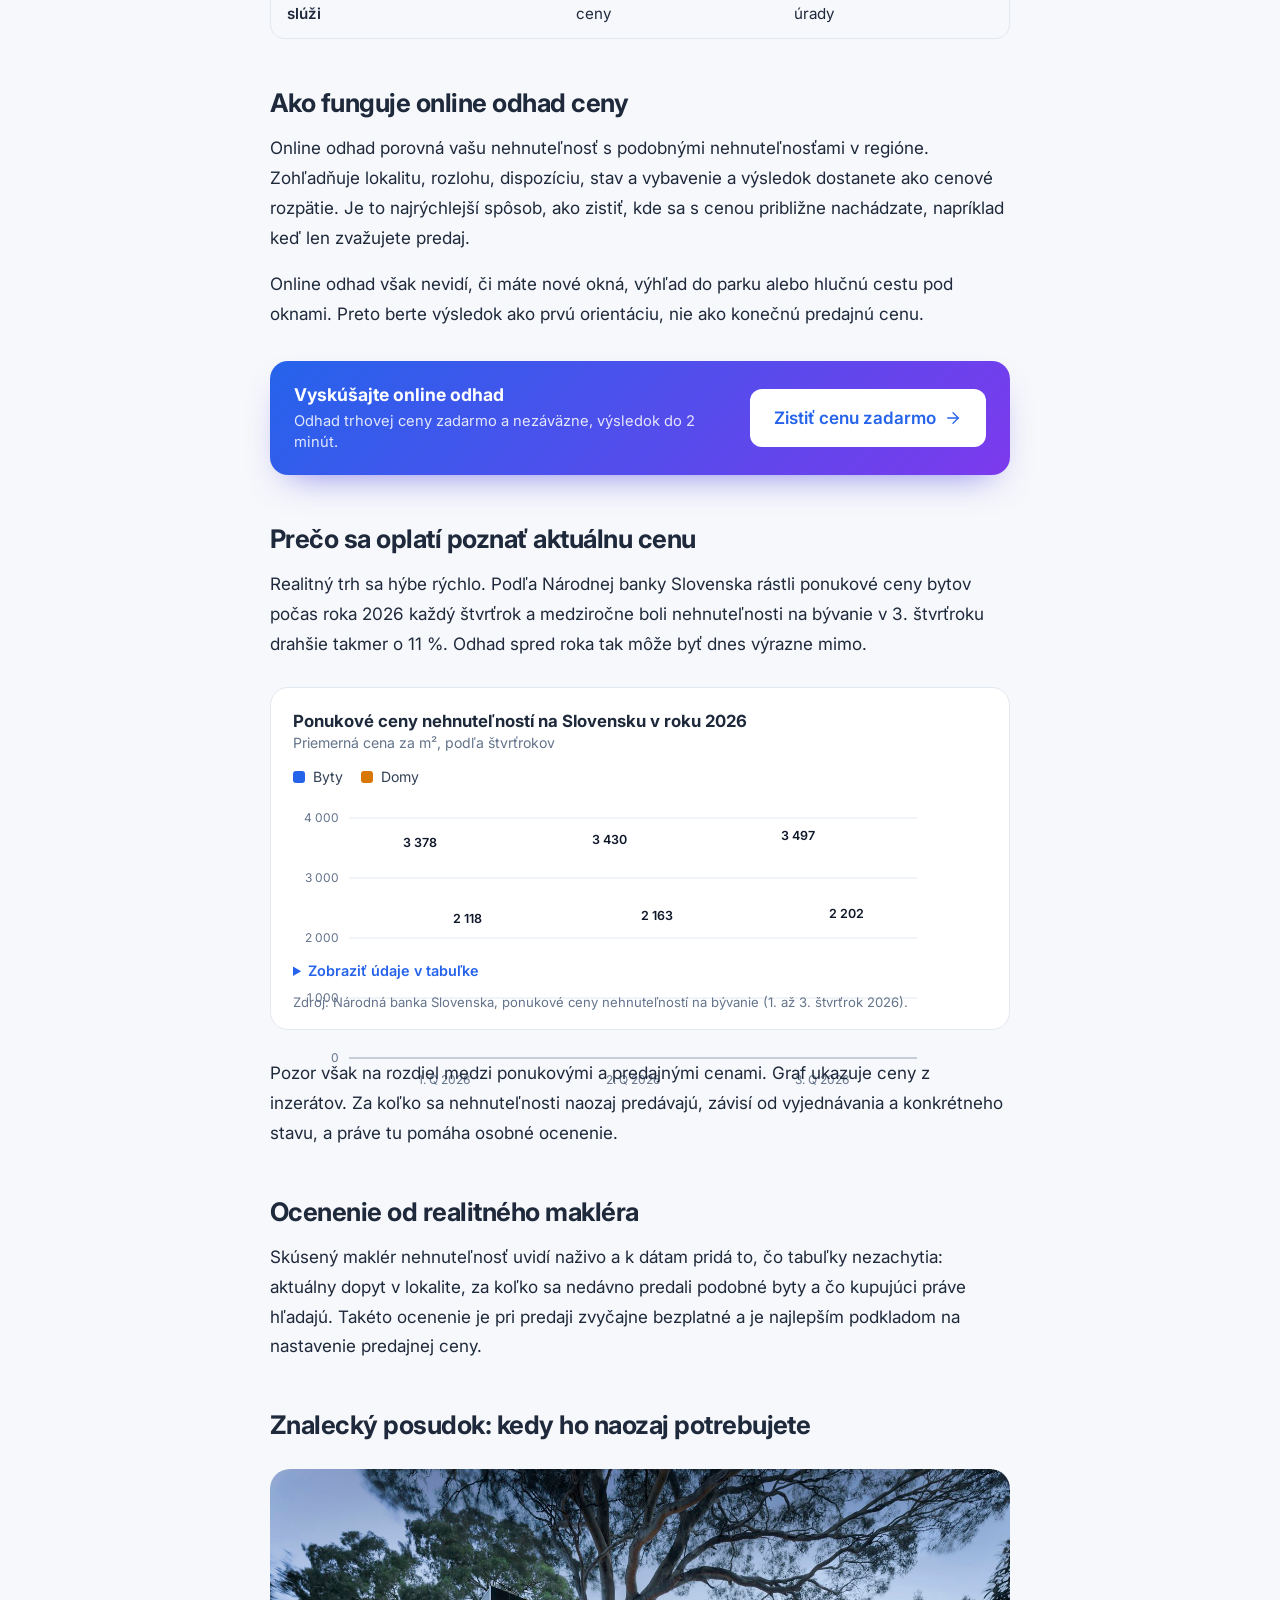
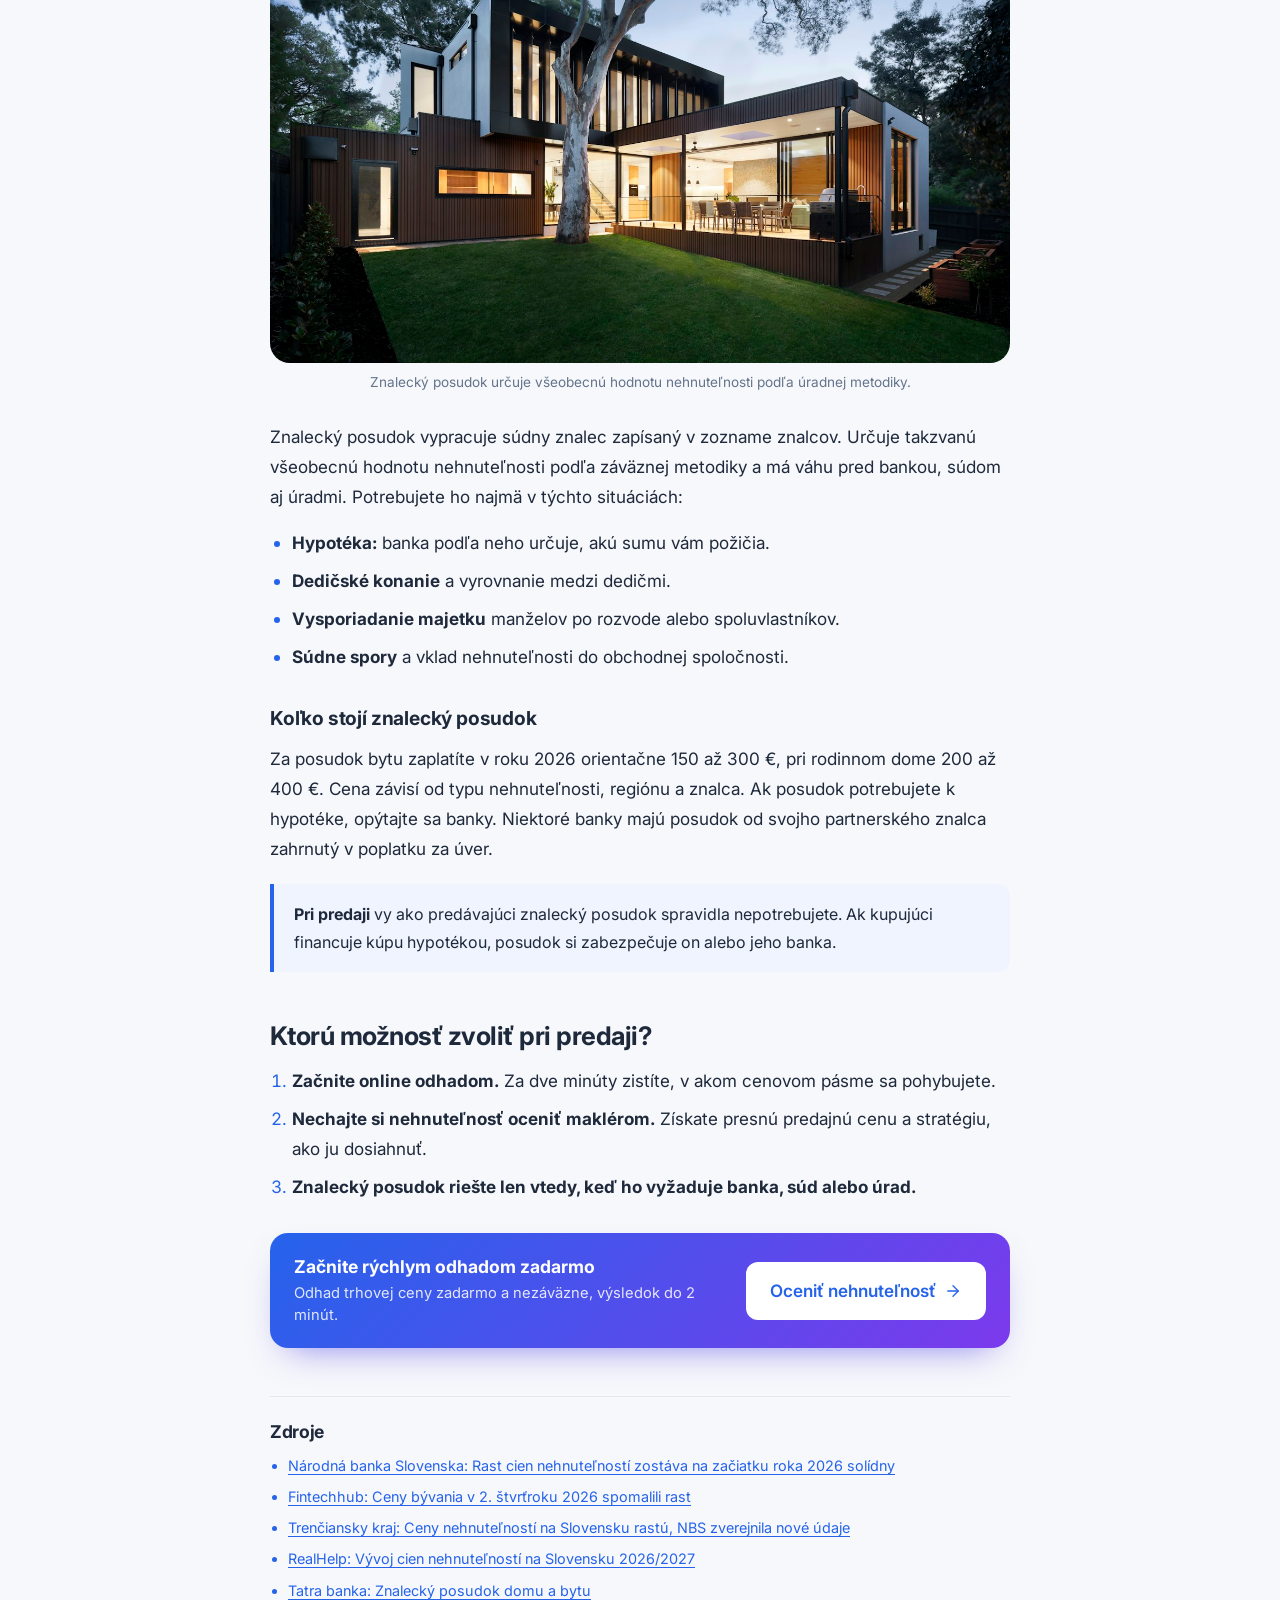
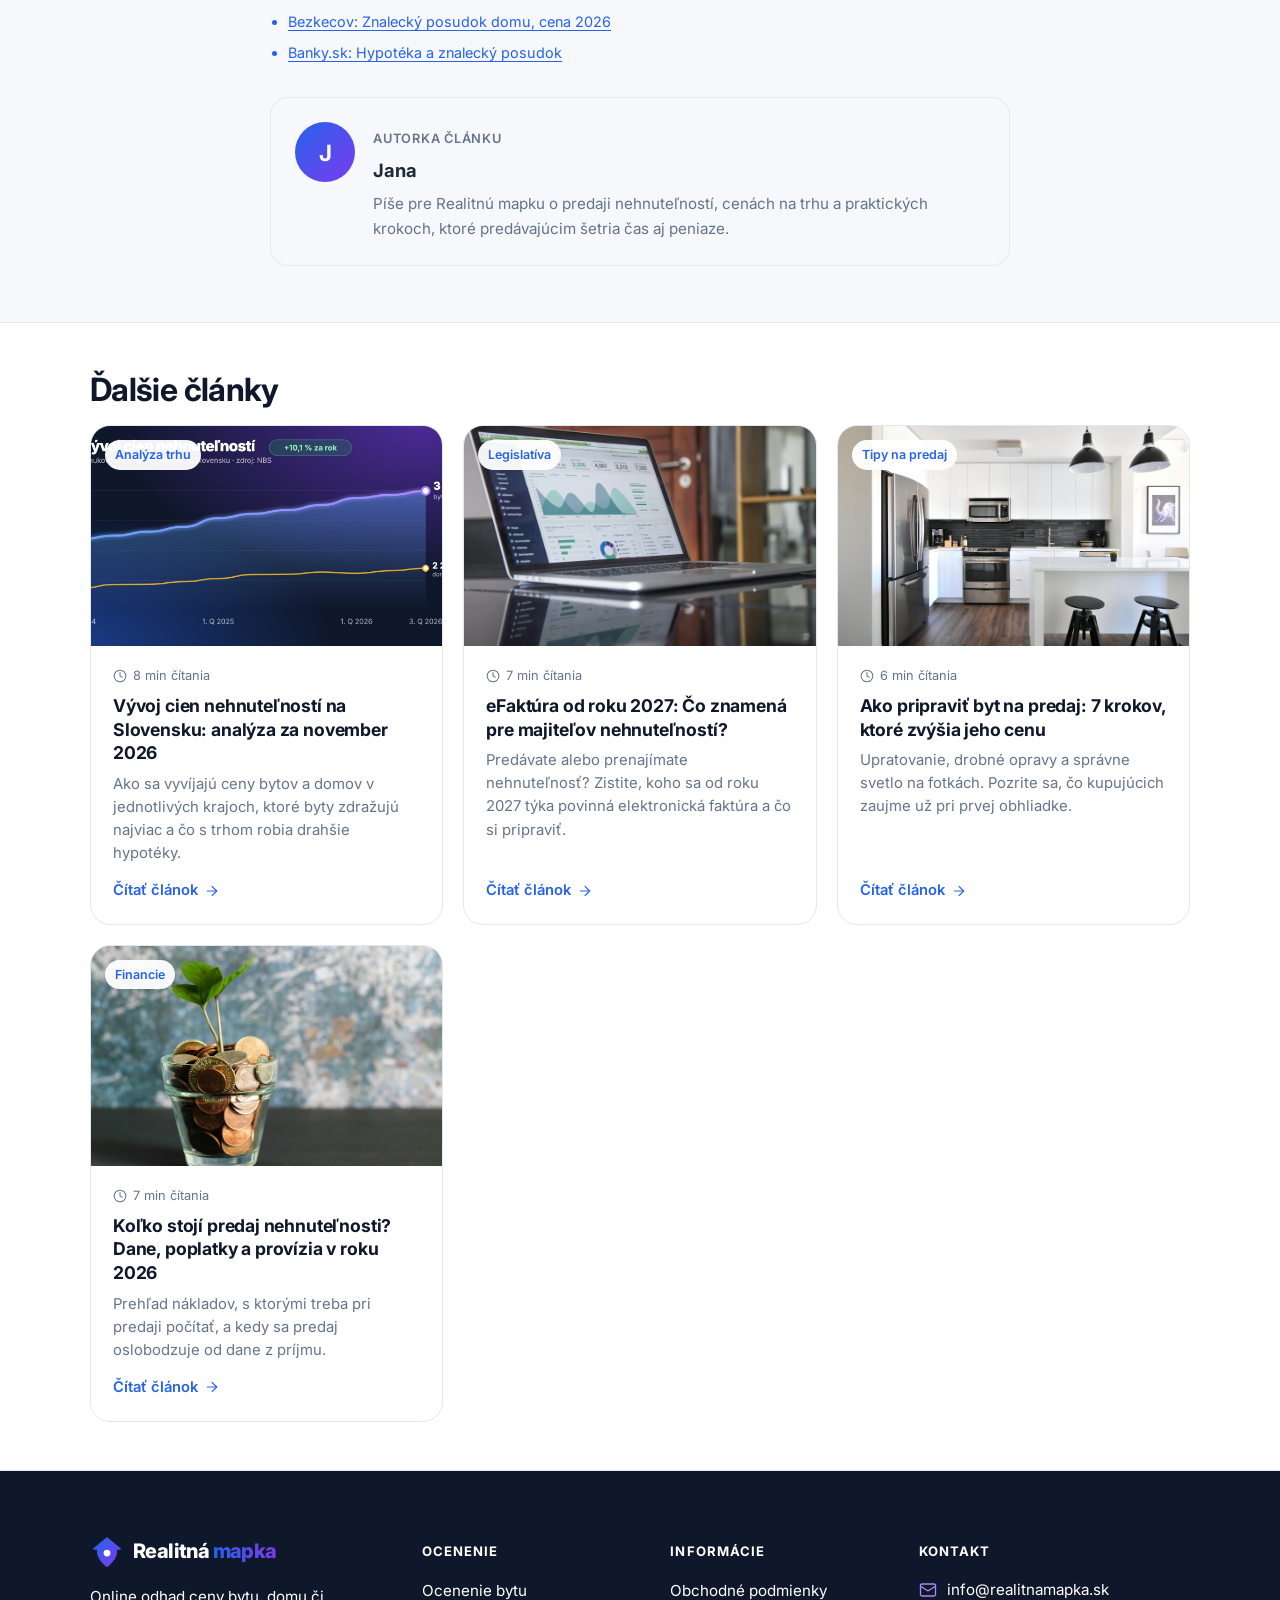
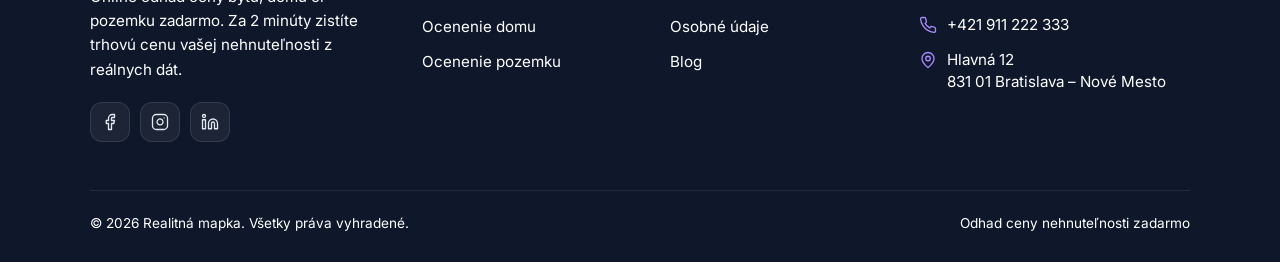
<file: blog/online-odhad-vs-znalecky-posudok/index.html>
<!DOCTYPE html>
<html lang="sk">
<head>
  <meta charset="UTF-8" />
  <meta name="viewport" content="width=device-width, initial-scale=1.0" />
  <title>Online odhad ceny vs. znalecký posudok: rozdiely a cena</title>
  <meta name="description" content="Kedy stačí online odhad ceny nehnuteľnosti a kedy potrebujete znalecký posudok? Porovnanie presnosti, ceny a použitia pri predaji, hypotéke či dedičstve." />
  <link rel="canonical" href="https://realitna-mapa.vercel.app/blog/online-odhad-vs-znalecky-posudok/" />
  <meta name="robots" content="index, follow, max-image-preview:large" />
  <meta property="og:type" content="article" />
  <meta property="og:locale" content="sk_SK" />
  <meta property="og:site_name" content="Realitná mapka" />
  <meta property="og:title" content="Online odhad ceny vs. znalecký posudok: rozdiely a cena" />
  <meta property="og:description" content="Kedy stačí online odhad ceny nehnuteľnosti a kedy potrebujete znalecký posudok? Porovnanie presnosti, ceny a použitia pri predaji, hypotéke či dedičstve." />
  <meta property="og:url" content="https://realitna-mapa.vercel.app/blog/online-odhad-vs-znalecky-posudok/" />
  <meta property="og:image" content="https://realitna-mapa.vercel.app/assets/blog/odhad-vs-posudok.jpg" />
  <meta name="twitter:card" content="summary_large_image" />
  <link rel="icon" href="/favicon.svg" type="image/svg+xml" />
  <link rel="apple-touch-icon" href="/apple-touch-icon.png" />
  <link rel="preconnect" href="https://fonts.googleapis.com" />
  <link href="https://fonts.googleapis.com/css2?family=Inter:wght@400;500;600;700;800&display=swap" rel="stylesheet" />
  <link rel="stylesheet" href="/styles.css?v=20261127m" />
  <link rel="stylesheet" href="/blog/blog.css?v=20261124d" />
  <script type="application/ld+json">{"@context": "https://schema.org", "@graph": [{"@type": "BlogPosting", "headline": "Online odhad vs. znalecký posudok: aký je medzi nimi rozdiel?", "description": "Kedy stačí online odhad ceny nehnuteľnosti a kedy potrebujete znalecký posudok? Porovnanie presnosti, ceny a použitia pri predaji, hypotéke či dedičstve.", "image": "https://realitna-mapa.vercel.app/assets/blog/odhad-vs-posudok.jpg", "datePublished": "2026-11-23", "dateModified": "2026-11-23", "inLanguage": "sk-SK", "author": {"@type": "Person", "name": "Jana"}, "publisher": {"@type": "Organization", "name": "Realitná mapka", "logo": {"@type": "ImageObject", "url": "https://realitna-mapa.vercel.app/apple-touch-icon.png"}}, "mainEntityOfPage": "https://realitna-mapa.vercel.app/blog/online-odhad-vs-znalecky-posudok/"}, {"@type": "BreadcrumbList", "itemListElement": [{"@type": "ListItem", "position": 1, "name": "Domov", "item": "https://realitna-mapa.vercel.app/"}, {"@type": "ListItem", "position": 2, "name": "Blog", "item": "https://realitna-mapa.vercel.app/blog/"}, {"@type": "ListItem", "position": 3, "name": "Online odhad vs. znalecký posudok: aký je medzi nimi rozdiel?", "item": "https://realitna-mapa.vercel.app/blog/online-odhad-vs-znalecky-posudok/"}]}]}</script>
</head>
<body data-page="article">
  <header class="nav">
    <div class="container nav__inner">
      <a href="/" class="logo"><img src="/assets/logo/logo-znacka.svg" alt="" width="30" height="30" /><span>Realitná <span class="accent">mapka</span></span></a>
      <div class="nav__right">
        <a href="/?ocenit=1" data-open-wizard class="btn btn--ghost">Oceniť<span class="hide-sm">nehnuteľnosť</span></a>
        <a href="#" class="nav__login" aria-label="Prihlásiť sa"><i data-icon="user" data-size="18"></i><span>Prihlásiť sa</span></a>
      </div>
    </div>
  </header>

  <main class="article-page">
    <article class="article">
      <div class="container container--article">
        <nav class="breadcrumbs" aria-label="Omrvinková navigácia"><a href="/">Domov</a><span>/</span><a href="/blog/">Blog</a><span>/</span><span aria-current="page">Ocenenie</span></nav>
        <span class="post__tag post__tag--inline">Ocenenie</span>
        <h1>Online odhad vs. znalecký posudok: aký je medzi nimi rozdiel?</h1>
        <div class="article__meta">
          <span class="author-mini"><span class="avatar">J</span>Jana</span>
          <span><i data-icon="calendar" data-size="15"></i> <time datetime="2026-11-23">23. novembra 2026</time></span>
          <span><i data-icon="clock" data-size="15"></i> 5 min čítania</span>
        </div>
      </div>
      <div class="container container--wide">
        <figure class="article__img"><img src="/assets/blog/odhad-vs-posudok.jpg" alt="Človek porovnáva online odhad ceny nehnuteľnosti na notebooku a v mobile" width="800" height="533" fetchpriority="high" decoding="async" /></figure>
      </div>
      <div class="container container--article article__body">
        <nav class="toc" aria-label="Obsah článku"><strong>Obsah článku</strong><ol><li><a href="#porovnanie">Porovnanie v skratke</a></li><li><a href="#online-odhad">Ako funguje online odhad ceny</a></li><li><a href="#ceny-2026">Prečo sa oplatí poznať aktuálnu cenu</a></li><li><a href="#makler">Ocenenie od realitného makléra</a></li><li><a href="#znalecky-posudok">Znalecký posudok: kedy ho naozaj potrebujete</a></li><li><a href="#ktory-zvolit">Ktorú možnosť zvoliť pri predaji?</a></li></ol></nav>
        
<p class="lead">Online odhad, ocenenie od makléra a znalecký posudok. Všetky tri vám povedia, koľko má nehnuteľnosť hodnotu, no každý slúži na niečo iné. Vysvetlíme, v čom sa líšia, koľko stoja a ktorý potrebujete práve vy.</p>

<h2 id="porovnanie">Porovnanie v skratke</h2>
<div class="table-wrap"><table>
  <thead><tr><th scope="col"></th><th scope="col">Online odhad</th><th scope="col">Ocenenie maklérom</th><th scope="col">Znalecký posudok</th></tr></thead>
  <tbody>
    <tr><th scope="row">Cena</th><td>zadarmo</td><td>zvyčajne zadarmo</td><td>byt približne 150 až 300&nbsp;€</td></tr>
    <tr><th scope="row">Čas</th><td>do 2 minút</td><td>po obhliadke</td><td>niekoľko dní</td></tr>
    <tr><th scope="row">Podklad</th><td>dáta z trhu v regióne</td><td>obhliadka a znalosť dopytu</td><td>obhliadka a úradná metodika</td></tr>
    <tr><th scope="row">Na čo slúži</th><td>prvá orientácia</td><td>nastavenie predajnej ceny</td><td>banka, súd, dedičstvo, úrady</td></tr>
  </tbody>
</table></div>

<h2 id="online-odhad">Ako funguje online odhad ceny</h2>
<p>Online odhad porovná vašu nehnuteľnosť s podobnými nehnuteľnosťami v regióne. Zohľadňuje lokalitu, rozlohu, dispozíciu, stav a vybavenie a výsledok dostanete ako cenové rozpätie. Je to najrýchlejší spôsob, ako zistiť, kde sa s cenou približne nachádzate, napríklad keď len zvažujete predaj.</p>
<p>Online odhad však nevidí, či máte nové okná, výhľad do parku alebo hlučnú cestu pod oknami. Preto berte výsledok ako prvú orientáciu, nie ako konečnú predajnú cenu.</p>
<aside class="article__cta">
  <div><strong>Vyskúšajte online odhad</strong><span>Odhad trhovej ceny zadarmo a nezáväzne, výsledok do 2 minút.</span></div>
  <a href="/?ocenit=1" data-open-wizard class="btn btn--primary">Zistiť cenu zadarmo <i data-icon="arrowRight" data-size="18"></i></a>
</aside>

<h2 id="ceny-2026">Prečo sa oplatí poznať aktuálnu cenu</h2>
<p>Realitný trh sa hýbe rýchlo. Podľa Národnej banky Slovenska rástli ponukové ceny bytov počas roka 2026 každý štvrťrok a medziročne boli nehnuteľnosti na bývanie v 3. štvrťroku drahšie takmer o 11&nbsp;%. Odhad spred roka tak môže byť dnes výrazne mimo.</p>
<figure class="chart">
  <figcaption class="chart__head"><strong>Ponukové ceny nehnuteľností na Slovensku v roku 2026</strong><span>Priemerná cena za m², podľa štvrťrokov</span></figcaption>
  <div class="legend"><span><i class="sw s1"></i>Byty</span><span><i class="sw s2"></i>Domy</span></div>
  <svg class="chart__svg" viewBox="0 0&nbsp;640&nbsp;300" role="img" aria-labelledby="nbs-title nbs-desc"><title id="nbs-title">Priemerné ponukové ceny bytov a domov na Slovensku v roku 2026 (€/m²)</title><desc id="nbs-desc">Byty: 3&nbsp;378, 3&nbsp;430 a 3&nbsp;497&nbsp;€/m² v 1. až 3. štvrťroku 2026. Domy: 2&nbsp;118, 2&nbsp;163 a 2&nbsp;202&nbsp;€/m².</desc><line x1="56" x2="624" y1="260.0" y2="260.0" class="grid base"/><text x="46" y="264.0" class="tick" text-anchor="end">0</text><line x1="56" x2="624" y1="200.0" y2="200.0" class="grid"/><text x="46" y="204.0" class="tick" text-anchor="end">1&nbsp;000</text><line x1="56" x2="624" y1="140.0" y2="140.0" class="grid"/><text x="46" y="144.0" class="tick" text-anchor="end">2&nbsp;000</text><line x1="56" x2="624" y1="80.0" y2="80.0" class="grid"/><text x="46" y="84.0" class="tick" text-anchor="end">3&nbsp;000</text><line x1="56" x2="624" y1="20.0" y2="20.0" class="grid"/><text x="46" y="24.0" class="tick" text-anchor="end">4&nbsp;000</text><g class="bar" tabindex="0" data-tip="Byty, 1. Q 2026: 3&nbsp;378&nbsp;€/m²"><rect x="99.7" y="20" width="54" height="240" class="hit"/><path d="M103.7,260.0 V61.3 Q103.7,57.3&nbsp;107.7,57.3 H145.7 Q149.7,57.3&nbsp;149.7,61.3 V260.0 Z" class="s1"/><text x="126.7" y="49.3" class="val" text-anchor="middle">3&nbsp;378</text></g><g class="bar" tabindex="0" data-tip="Domy, 1. Q 2026: 2&nbsp;118&nbsp;€/m²"><rect x="147.7" y="20" width="54" height="240" class="hit"/><path d="M151.7,260.0 V136.9 Q151.7,132.9&nbsp;155.7,132.9 H193.7 Q197.7,132.9&nbsp;197.7,136.9 V260.0 Z" class="s2"/><text x="174.7" y="124.9" class="val" text-anchor="middle">2&nbsp;118</text></g><text x="150.7" y="286" class="tick" text-anchor="middle">1. Q 2026</text><g class="bar" tabindex="0" data-tip="Byty, 2. Q 2026: 3&nbsp;430&nbsp;€/m²"><rect x="289.0" y="20" width="54" height="240" class="hit"/><path d="M293.0,260.0 V58.2 Q293.0,54.2&nbsp;297.0,54.2 H335.0 Q339.0,54.2&nbsp;339.0,58.2 V260.0 Z" class="s1"/><text x="316.0" y="46.2" class="val" text-anchor="middle">3&nbsp;430</text></g><g class="bar" tabindex="0" data-tip="Domy, 2. Q 2026: 2&nbsp;163&nbsp;€/m²"><rect x="337.0" y="20" width="54" height="240" class="hit"/><path d="M341.0,260.0 V134.2 Q341.0,130.2&nbsp;345.0,130.2 H383.0 Q387.0,130.2&nbsp;387.0,134.2 V260.0 Z" class="s2"/><text x="364.0" y="122.2" class="val" text-anchor="middle">2&nbsp;163</text></g><text x="340.0" y="286" class="tick" text-anchor="middle">2. Q 2026</text><g class="bar" tabindex="0" data-tip="Byty, 3. Q 2026: 3&nbsp;497&nbsp;€/m²"><rect x="478.3" y="20" width="54" height="240" class="hit"/><path d="M482.3,260.0 V54.2 Q482.3,50.2&nbsp;486.3,50.2 H524.3 Q528.3,50.2&nbsp;528.3,54.2 V260.0 Z" class="s1"/><text x="505.3" y="42.2" class="val" text-anchor="middle">3&nbsp;497</text></g><g class="bar" tabindex="0" data-tip="Domy, 3. Q 2026: 2&nbsp;202&nbsp;€/m²"><rect x="526.3" y="20" width="54" height="240" class="hit"/><path d="M530.3,260.0 V131.9 Q530.3,127.9&nbsp;534.3,127.9 H572.3 Q576.3,127.9&nbsp;576.3,131.9 V260.0 Z" class="s2"/><text x="553.3" y="119.9" class="val" text-anchor="middle">2&nbsp;202</text></g><text x="529.3" y="286" class="tick" text-anchor="middle">3. Q 2026</text></svg>
  <details class="chart__table"><summary>Zobraziť údaje v tabuľke</summary>
    <table class="table--num"><thead><tr><th scope="col">Obdobie</th><th scope="col">Byty (€/m²)</th><th scope="col">Domy (€/m²)</th></tr></thead><tbody><tr><th scope='row'>1. Q 2026</th><td>3&nbsp;378&nbsp;€</td><td>2&nbsp;118&nbsp;€</td></tr><tr><th scope='row'>2. Q 2026</th><td>3&nbsp;430&nbsp;€</td><td>2&nbsp;163&nbsp;€</td></tr><tr><th scope='row'>3. Q 2026</th><td>3&nbsp;497&nbsp;€</td><td>2&nbsp;202&nbsp;€</td></tr></tbody></table>
  </details>
  <p class="chart__src">Zdroj: Národná banka Slovenska, ponukové ceny nehnuteľností na bývanie (1. až 3. štvrťrok 2026).</p>
</figure>
<p>Pozor však na rozdiel medzi ponukovými a predajnými cenami. Graf ukazuje ceny z inzerátov. Za koľko sa nehnuteľnosti naozaj predávajú, závisí od vyjednávania a konkrétneho stavu, a práve tu pomáha osobné ocenenie.</p>

<h2 id="makler">Ocenenie od realitného makléra</h2>
<p>Skúsený maklér nehnuteľnosť uvidí naživo a k dátam pridá to, čo tabuľky nezachytia: aktuálny dopyt v lokalite, za koľko sa nedávno predali podobné byty a čo kupujúci práve hľadajú. Takéto ocenenie je pri predaji zvyčajne bezplatné a je najlepším podkladom na nastavenie predajnej ceny.</p>

<h2 id="znalecky-posudok">Znalecký posudok: kedy ho naozaj potrebujete</h2>
<figure class="article__img"><img src="/assets/blog/rodinny-dom.jpg" alt="Moderný rodinný dom so záhradou, ktorého hodnotu určuje znalecký posudok" width="1400" height="933" loading="lazy" decoding="async" /><figcaption>Znalecký posudok určuje všeobecnú hodnotu nehnuteľnosti podľa úradnej metodiky.</figcaption></figure>
<p>Znalecký posudok vypracuje súdny znalec zapísaný v zozname znalcov. Určuje takzvanú všeobecnú hodnotu nehnuteľnosti podľa záväznej metodiky a má váhu pred bankou, súdom aj úradmi. Potrebujete ho najmä v týchto situáciách:</p>
<ul>
  <li><strong>Hypotéka:</strong> banka podľa neho určuje, akú sumu vám požičia.</li>
  <li><strong>Dedičské konanie</strong> a vyrovnanie medzi dedičmi.</li>
  <li><strong>Vysporiadanie majetku</strong> manželov po rozvode alebo spoluvlastníkov.</li>
  <li><strong>Súdne spory</strong> a vklad nehnuteľnosti do obchodnej spoločnosti.</li>
</ul>
<h3>Koľko stojí znalecký posudok</h3>
<p>Za posudok bytu zaplatíte v roku 2026 orientačne 150 až 300&nbsp;€, pri rodinnom dome 200 až 400&nbsp;€. Cena závisí od typu nehnuteľnosti, regiónu a znalca. Ak posudok potrebujete k hypotéke, opýtajte sa banky. Niektoré banky majú posudok od svojho partnerského znalca zahrnutý v poplatku za úver.</p>
<div class="callout"><strong>Pri predaji</strong> vy ako predávajúci znalecký posudok spravidla nepotrebujete. Ak kupujúci financuje kúpu hypotékou, posudok si zabezpečuje on alebo jeho banka.</div>

<h2 id="ktory-zvolit">Ktorú možnosť zvoliť pri predaji?</h2>
<ol>
  <li><strong>Začnite online odhadom.</strong> Za dve minúty zistíte, v akom cenovom pásme sa pohybujete.</li>
  <li><strong>Nechajte si nehnuteľnosť oceniť maklérom.</strong> Získate presnú predajnú cenu a stratégiu, ako ju dosiahnuť.</li>
  <li><strong>Znalecký posudok riešte len vtedy, keď ho vyžaduje banka, súd alebo úrad.</strong></li>
</ol>
<aside class="article__cta">
  <div><strong>Začnite rýchlym odhadom zadarmo</strong><span>Odhad trhovej ceny zadarmo a nezáväzne, výsledok do 2 minút.</span></div>
  <a href="/?ocenit=1" data-open-wizard class="btn btn--primary">Oceniť nehnuteľnosť <i data-icon="arrowRight" data-size="18"></i></a>
</aside>

        <section class="sources" aria-labelledby="zdroje"><h2 id="zdroje">Zdroje</h2><ul><li><a href="https://nbs.sk/komentare/rast-cien-nehnutelnosti-zostava-na-zaciatku-roka-2026-solidny/" target="_blank" rel="noopener">Národná banka Slovenska: Rast cien nehnuteľností zostáva na začiatku roka 2026 solídny</a></li><li><a href="https://fintechhub.sk/clanok/ceny-byvania-2-stvrtrok-2026-nbs" target="_blank" rel="noopener">Fintechhub: Ceny bývania v 2. štvrťroku 2026 spomalili rast</a></li><li><a href="https://www.trencianskykraj.sk/2026/11/03/ceny-nehnutelnosti-na-slovensku-opat-vyrazne-vzrastli-drahsie-hypoteky-kupujucich-zatial-neodradili/" target="_blank" rel="noopener">Trenčiansky kraj: Ceny nehnuteľností na Slovensku rastú, NBS zverejnila nové údaje</a></li><li><a href="https://realhelp.sk/blog/vyvoj-cien-nehnutelnosti-na-slovensku-2026-2027-kompletna-analyza-a-prognoza" target="_blank" rel="noopener">RealHelp: Vývoj cien nehnuteľností na Slovensku 2026/2027</a></li><li><a href="https://www.tatrabanka.sk/sk/zivotne-momenty/znalecky-posudok/" target="_blank" rel="noopener">Tatra banka: Znalecký posudok domu a bytu</a></li><li><a href="https://bezkecov.sk/znalecky-posudok-domu-cena-platnost/" target="_blank" rel="noopener">Bezkecov: Znalecký posudok domu, cena 2026</a></li><li><a href="https://banky.sk/hypoteka-a-znalecky-posudok-tieto-doklady-budete-potrebovat-na-jeho-vybavenie/" target="_blank" rel="noopener">Banky.sk: Hypotéka a znalecký posudok</a></li></ul></section>
        <aside class="author-box" aria-label="O autorke">
          <span class="avatar avatar--lg">J</span>
          <div><small>Autorka článku</small><strong>Jana</strong><p>Píše pre Realitnú mapku o predaji nehnuteľností, cenách na trhu a praktických krokoch, ktoré predávajúcim šetria čas aj peniaze.</p></div>
        </aside>
      </div>
    </article>
    <section class="section section--alt">
      <div class="container">
        <h2 class="left">Ďalšie články</h2>
        <div class="posts"><a href="/blog/vyvoj-cien-nehnutelnosti-november-2026/" class="post">
  <div class="post__img"><img src="/assets/blog/vyvoj-cien-graf.jpg" alt="Graf vývoja ponukových cien bytov a domov na Slovensku od roku 2024 do 3. štvrťroka 2026" width="1600" height="800" loading="lazy" decoding="async" /><span class="post__tag">Analýza trhu</span></div>
  <div class="post__body">
    <small class="post__meta"><i data-icon="clock" data-size="14"></i> 8 min čítania</small>
    <h3>Vývoj cien nehnuteľností na Slovensku: analýza za november 2026</h3>
    <p>Ako sa vyvíjajú ceny bytov a domov v jednotlivých krajoch, ktoré byty zdražujú najviac a čo s trhom robia drahšie hypotéky.</p>
    <span class="post__more">Čítať článok <i data-icon="arrowRight" data-size="16"></i></span>
  </div>
</a><a href="/blog/efaktura-2027-nehnutelnosti/" class="post">
  <div class="post__img"><img src="/assets/blog/efaktura-notebook.jpg" alt="Notebook s prehľadom elektronických faktúr a účtovných dát" width="800" height="570" loading="lazy" decoding="async" /><span class="post__tag">Legislatíva</span></div>
  <div class="post__body">
    <small class="post__meta"><i data-icon="clock" data-size="14"></i> 7 min čítania</small>
    <h3>eFaktúra od roku 2027: Čo znamená pre majiteľov nehnuteľností?</h3>
    <p>Predávate alebo prenajímate nehnuteľnosť? Zistite, koho sa od roku 2027 týka povinná elektronická faktúra a čo si pripraviť.</p>
    <span class="post__more">Čítať článok <i data-icon="arrowRight" data-size="16"></i></span>
  </div>
</a><a href="/blog/ako-pripravit-byt-na-predaj/" class="post">
  <div class="post__img"><img src="/assets/blog/priprava-bytu.jpg" alt="Svetlá moderná kuchyňa pripravená na fotenie inzerátu bytu" width="800" height="531" loading="lazy" decoding="async" /><span class="post__tag">Tipy na predaj</span></div>
  <div class="post__body">
    <small class="post__meta"><i data-icon="clock" data-size="14"></i> 6 min čítania</small>
    <h3>Ako pripraviť byt na predaj: 7 krokov, ktoré zvýšia jeho cenu</h3>
    <p>Upratovanie, drobné opravy a správne svetlo na fotkách. Pozrite sa, čo kupujúcich zaujme už pri prvej obhliadke.</p>
    <span class="post__more">Čítať článok <i data-icon="arrowRight" data-size="16"></i></span>
  </div>
</a><a href="/blog/kolko-stoji-predaj-nehnutelnosti/" class="post">
  <div class="post__img"><img src="/assets/blog/naklady-predaja.jpg" alt="Pohár plný mincí s rastlinkou ako symbol nákladov a zisku z predaja nehnuteľnosti" width="800" height="533" loading="lazy" decoding="async" /><span class="post__tag">Financie</span></div>
  <div class="post__body">
    <small class="post__meta"><i data-icon="clock" data-size="14"></i> 7 min čítania</small>
    <h3>Koľko stojí predaj nehnuteľnosti? Dane, poplatky a provízia v roku 2026</h3>
    <p>Prehľad nákladov, s ktorými treba pri predaji počítať, a kedy sa predaj oslobodzuje od dane z príjmu.</p>
    <span class="post__more">Čítať článok <i data-icon="arrowRight" data-size="16"></i></span>
  </div>
</a></div>
      </div>
    </section>
  </main>

  <footer class="site-footer">
    <div class="container site-footer__grid">
      <div class="site-footer__brand">
        <a href="/" class="logo logo--light"><img src="/assets/logo/logo-znacka.svg" alt="" width="34" height="34" /><span>Realitná <span class="accent">mapka</span></span></a>
        <p>Online odhad ceny bytu, domu či pozemku zadarmo. Za 2 minúty zistíte trhovú cenu vašej nehnuteľnosti z reálnych dát.</p>
        <div class="social">
          <a href="#" aria-label="Realitná mapka na Facebooku" rel="noopener"><i data-icon="facebook" data-size="18"></i></a>
          <a href="#" aria-label="Realitná mapka na Instagrame" rel="noopener"><i data-icon="instagram" data-size="18"></i></a>
          <a href="#" aria-label="Realitná mapka na LinkedIne" rel="noopener"><i data-icon="linkedin" data-size="18"></i></a>
        </div>
      </div>
      <nav class="site-footer__col" aria-label="Ocenenie">
        <h3>Ocenenie</h3>
        <a href="/?typ=byt" data-open-wizard="byt">Ocenenie bytu</a>
        <a href="/?typ=dom" data-open-wizard="dom">Ocenenie domu</a>
        <a href="/?typ=pozemok" data-open-wizard="pozemok">Ocenenie pozemku</a>
      </nav>
      <nav class="site-footer__col" aria-label="Informácie">
        <h3>Informácie</h3>
        <a href="#">Obchodné podmienky</a>
        <a href="#">Osobné údaje</a>
        <a href="/blog/">Blog</a>
      </nav>
      <div class="site-footer__col site-footer__contact">
        <h3>Kontakt</h3>
        <a href="mailto:info@realitnamapka.sk"><i data-icon="mail" data-size="18"></i> info@realitnamapka.sk</a>
        <a href="tel:+421911222333"><i data-icon="phone" data-size="18"></i> +421 911 222 333</a>
        <address><i data-icon="mapPin" data-size="18"></i><span>Hlavná 12<br />831 01 Bratislava – Nové Mesto</span></address>
      </div>
    </div>
    <div class="container site-footer__bottom">
      <span>© 2026 Realitná mapka. Všetky práva vyhradené.</span>
      <span>Odhad ceny nehnuteľnosti zadarmo</span>
    </div>
  </footer>
  <div class="chart-tip" id="chartTip" role="status" aria-live="polite"></div>

  <!-- MODAL: OCENENIE -->
  <div class="modal" id="wizModal" aria-hidden="true">
    <div class="modal__backdrop" data-close></div>
    <div class="modal__dialog" role="dialog" aria-modal="true" aria-labelledby="wizType">
      <div class="wizard" id="wizard">
        <div class="wizard__top">
          <button type="button" class="link-btn" id="backBtn"><i data-icon="arrowLeft" data-size="18"></i> Späť</button>
          <span class="wizard__type" id="wizType"></span>
          <button type="button" class="modal__close" data-close aria-label="Zavrieť"><i data-icon="close" data-size="20"></i></button>
        </div>
        <div class="progress"><div class="progress__bar" id="progressBar"></div></div>
        <form id="stepForm" novalidate></form>
        <p class="secure"><i data-icon="lock" data-size="16"></i> Vaše údaje sú v bezpečí</p>
      </div>
    </div>
  </div>

  <script src="/icons.js?v=20261124d"></script>
  <script src="/config.js?v=20261124d"></script>
  <script src="/app.js?v=20261127j"></script>
  <script src="/blog/blog.js?v=20261124d"></script>
</body>
</html>
</file>
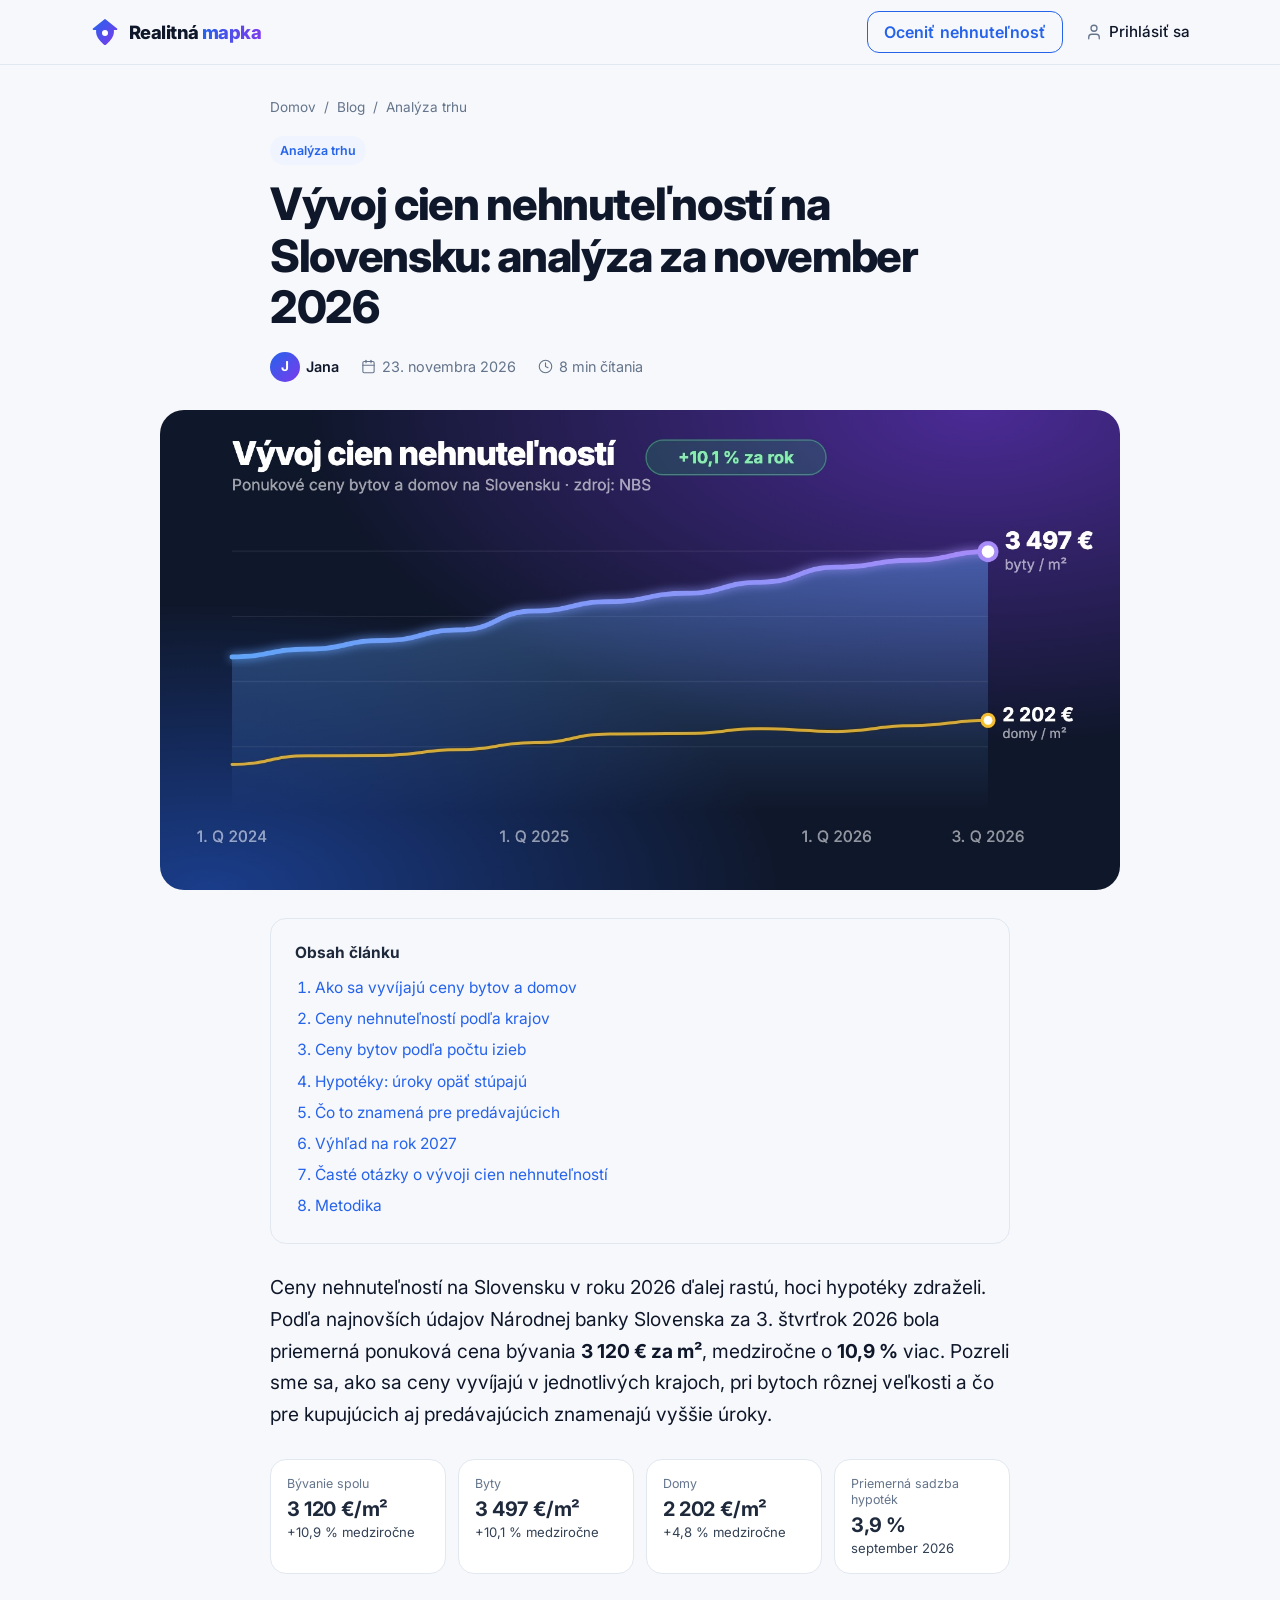
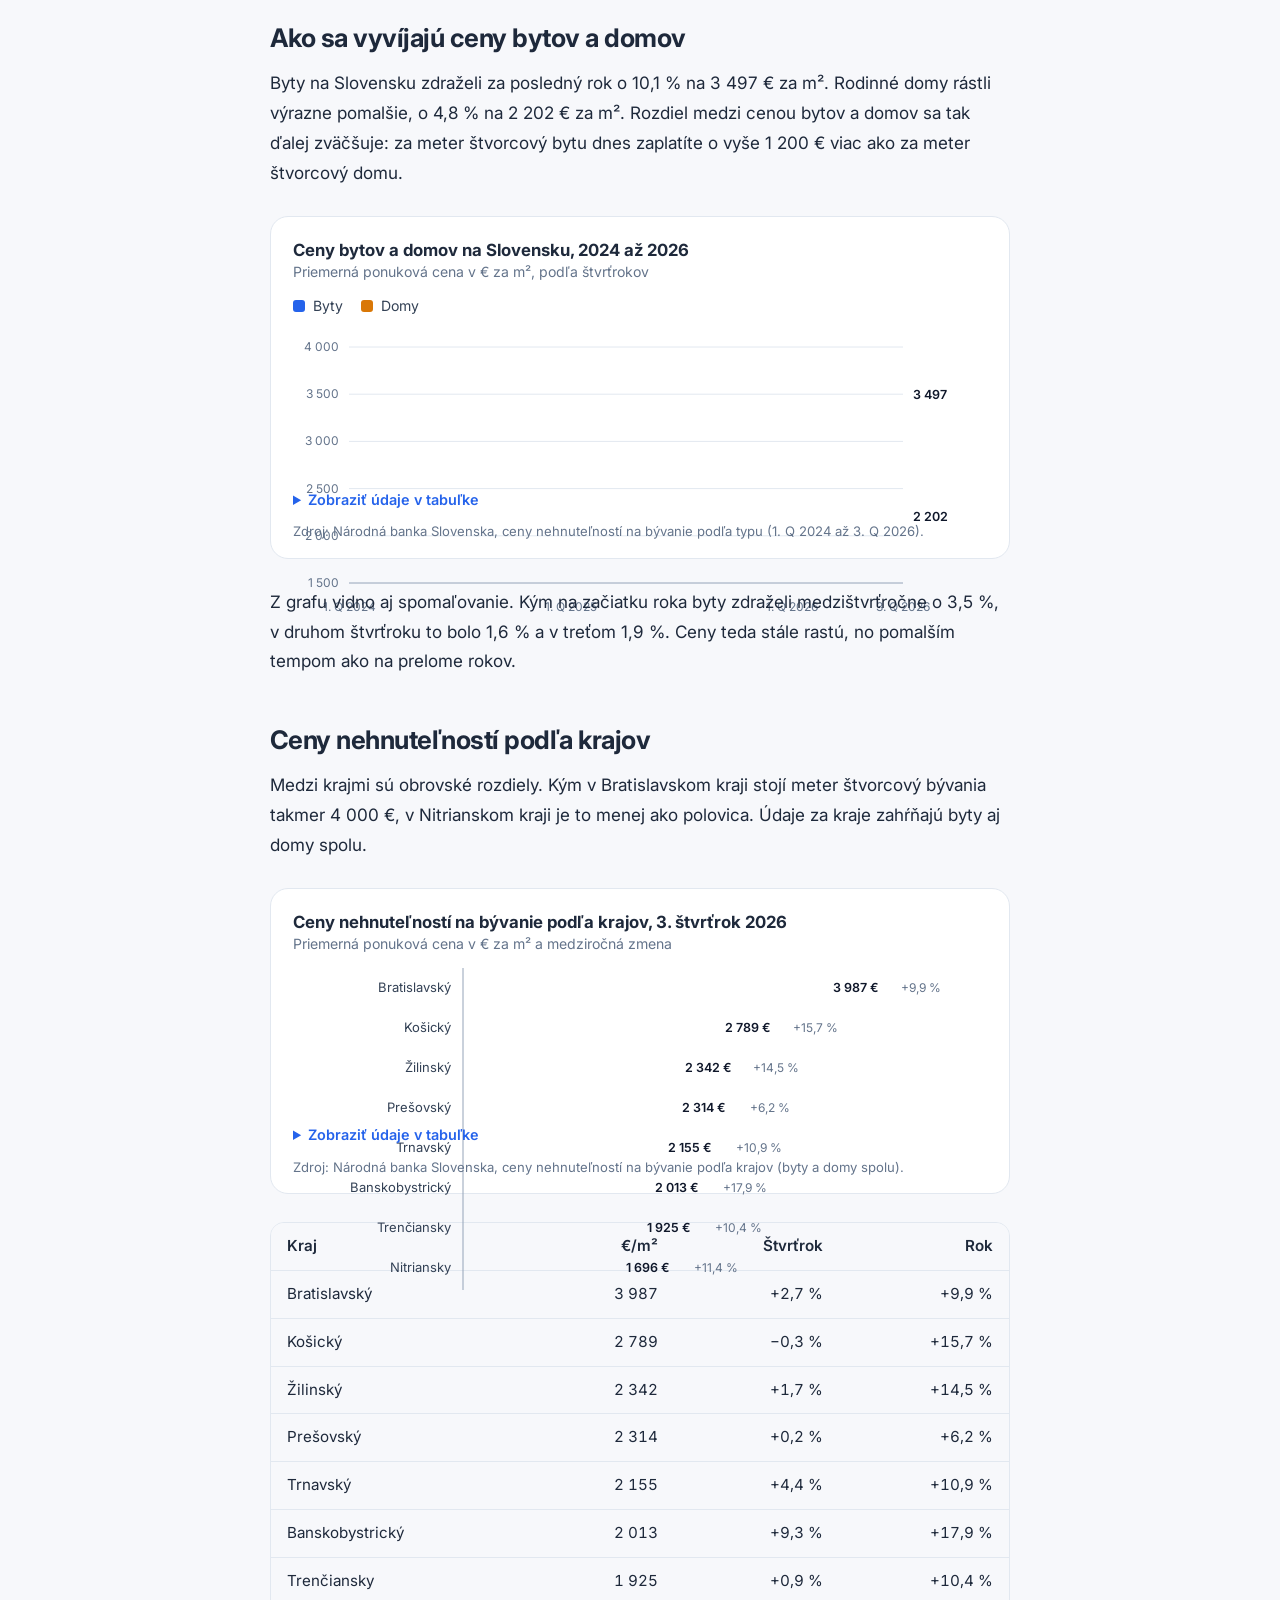
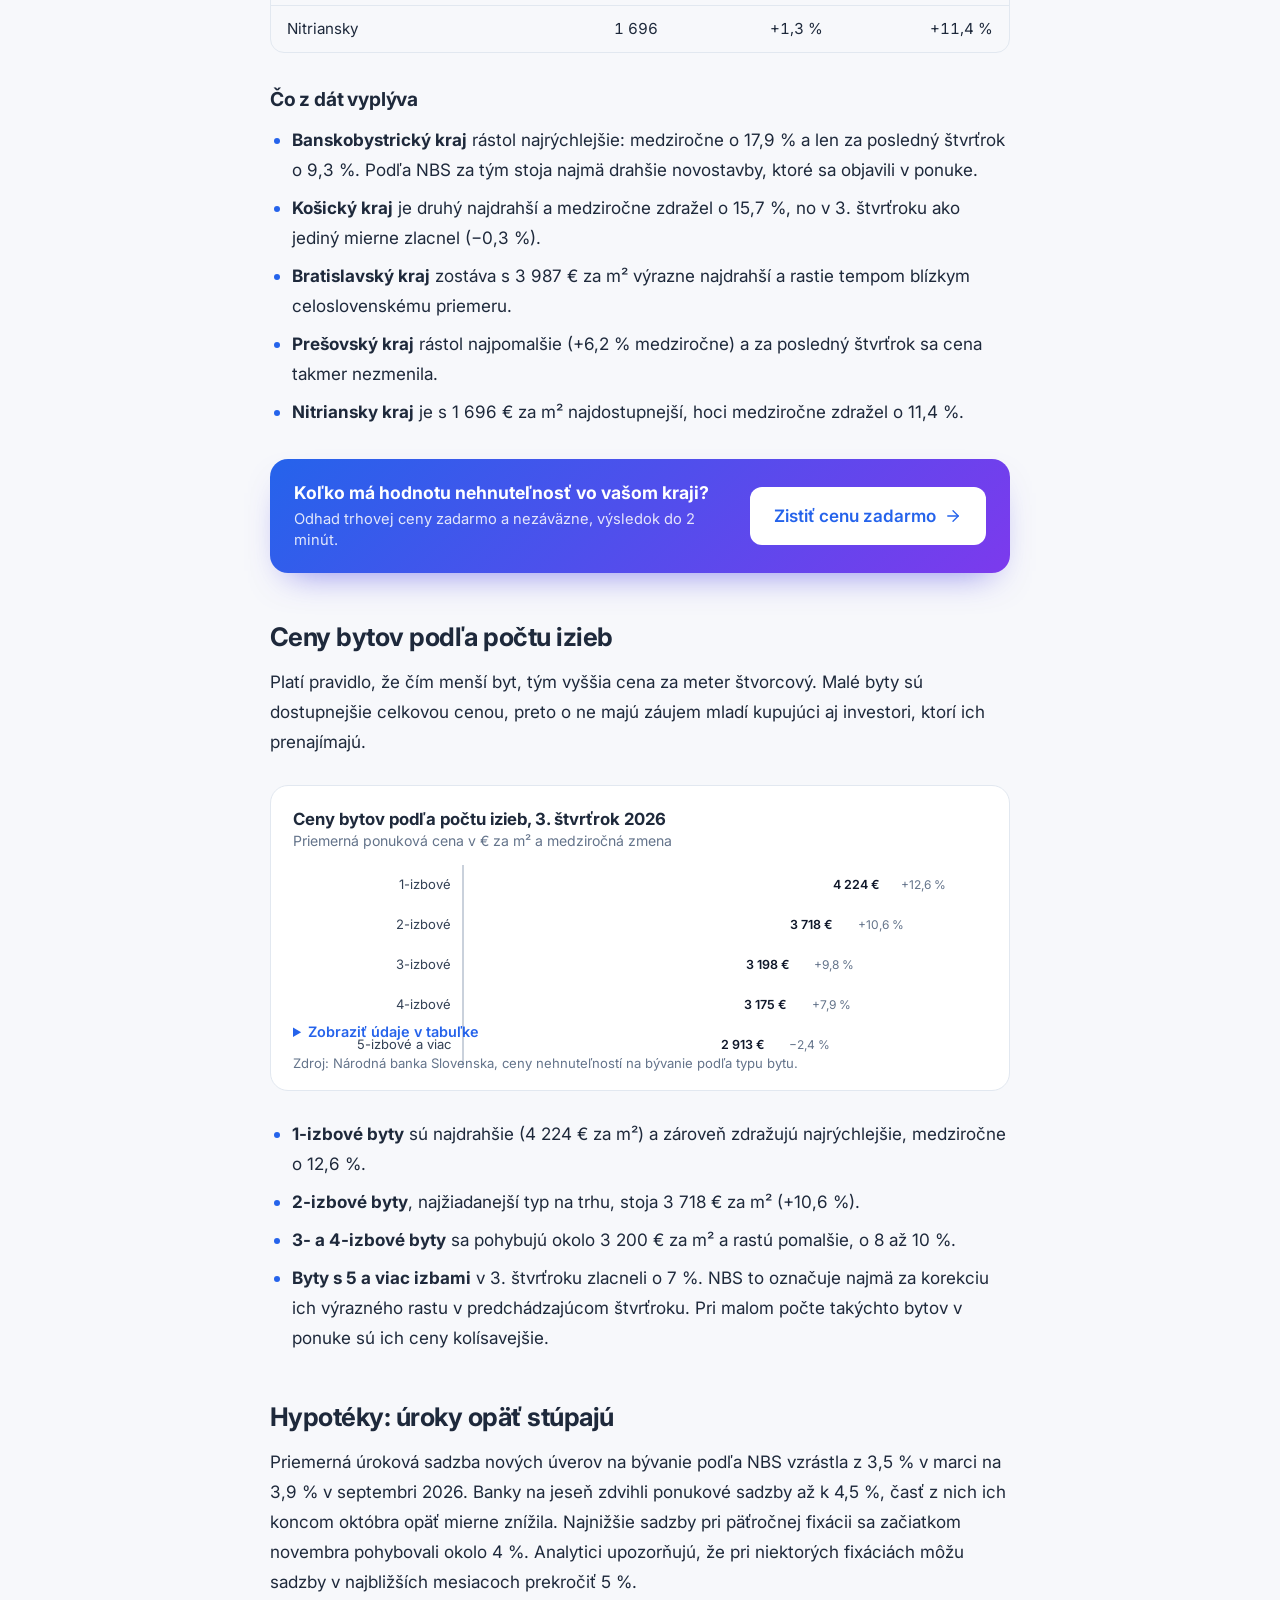
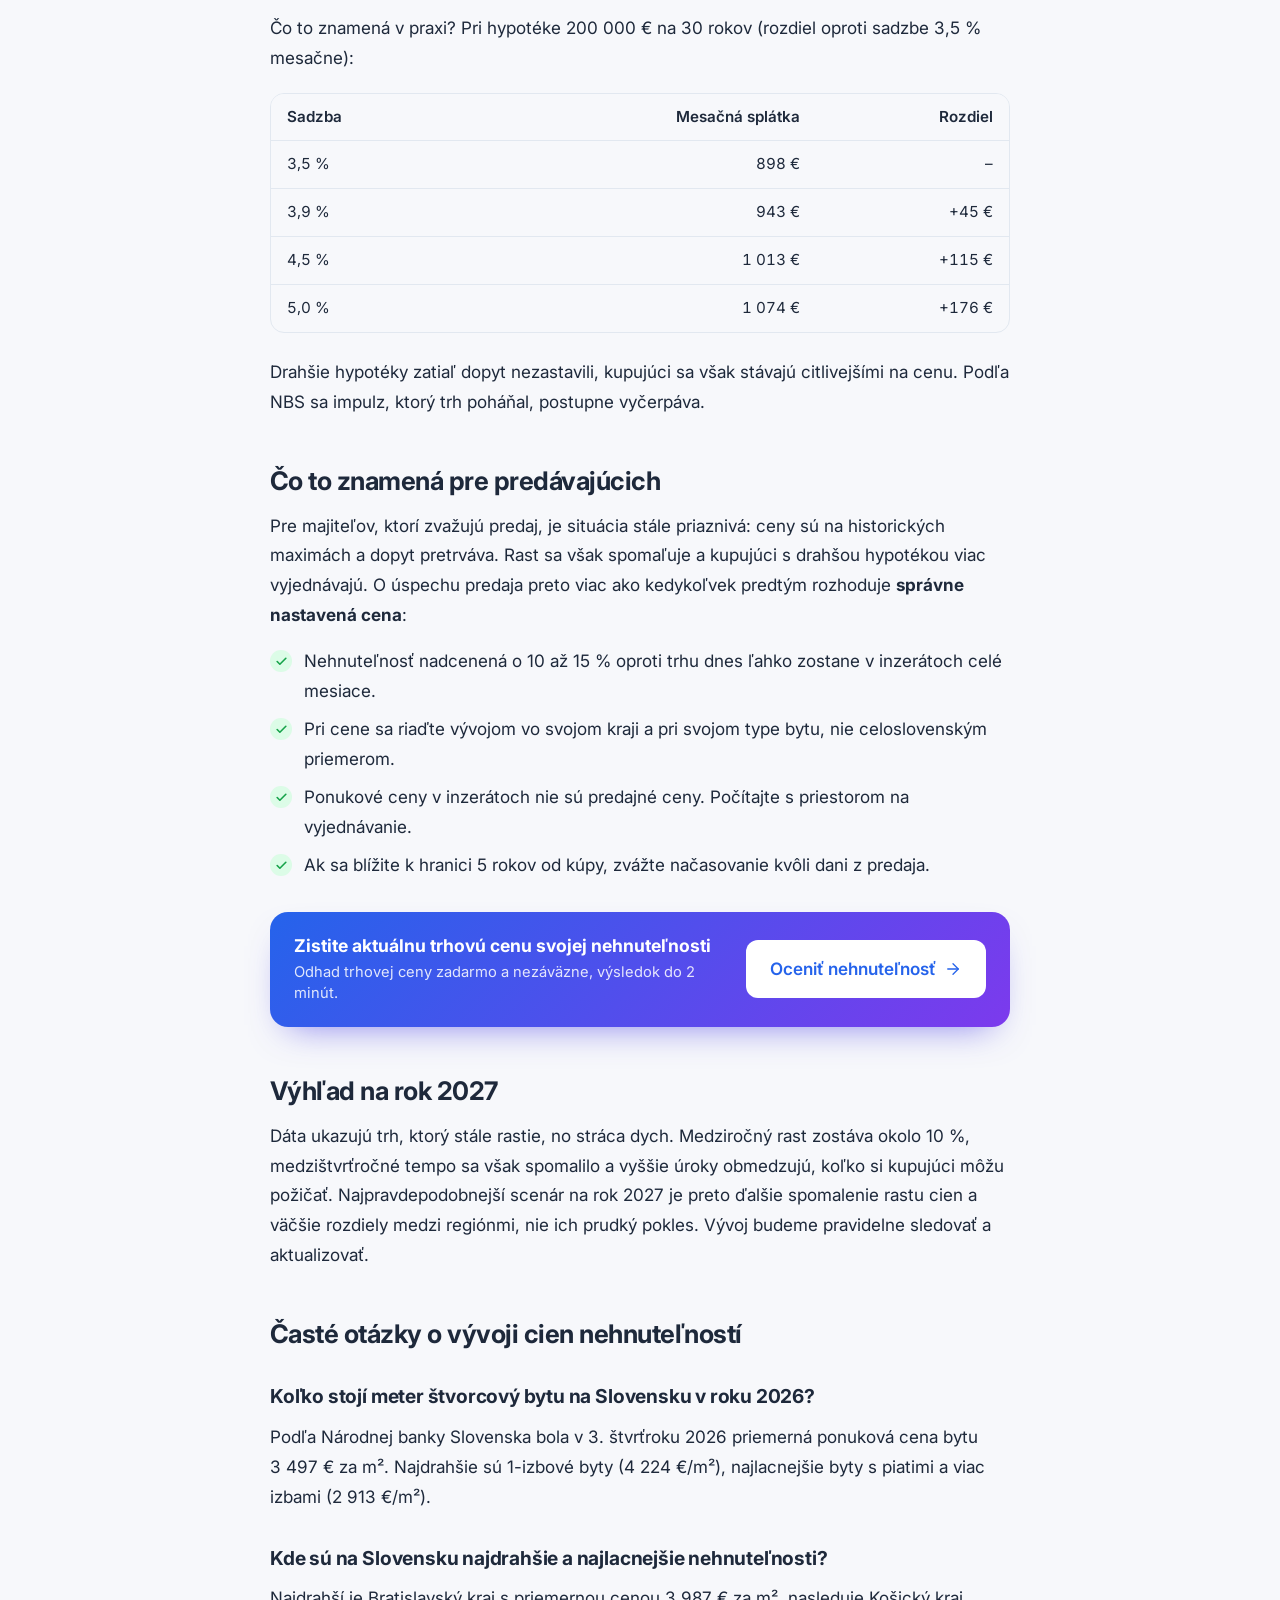
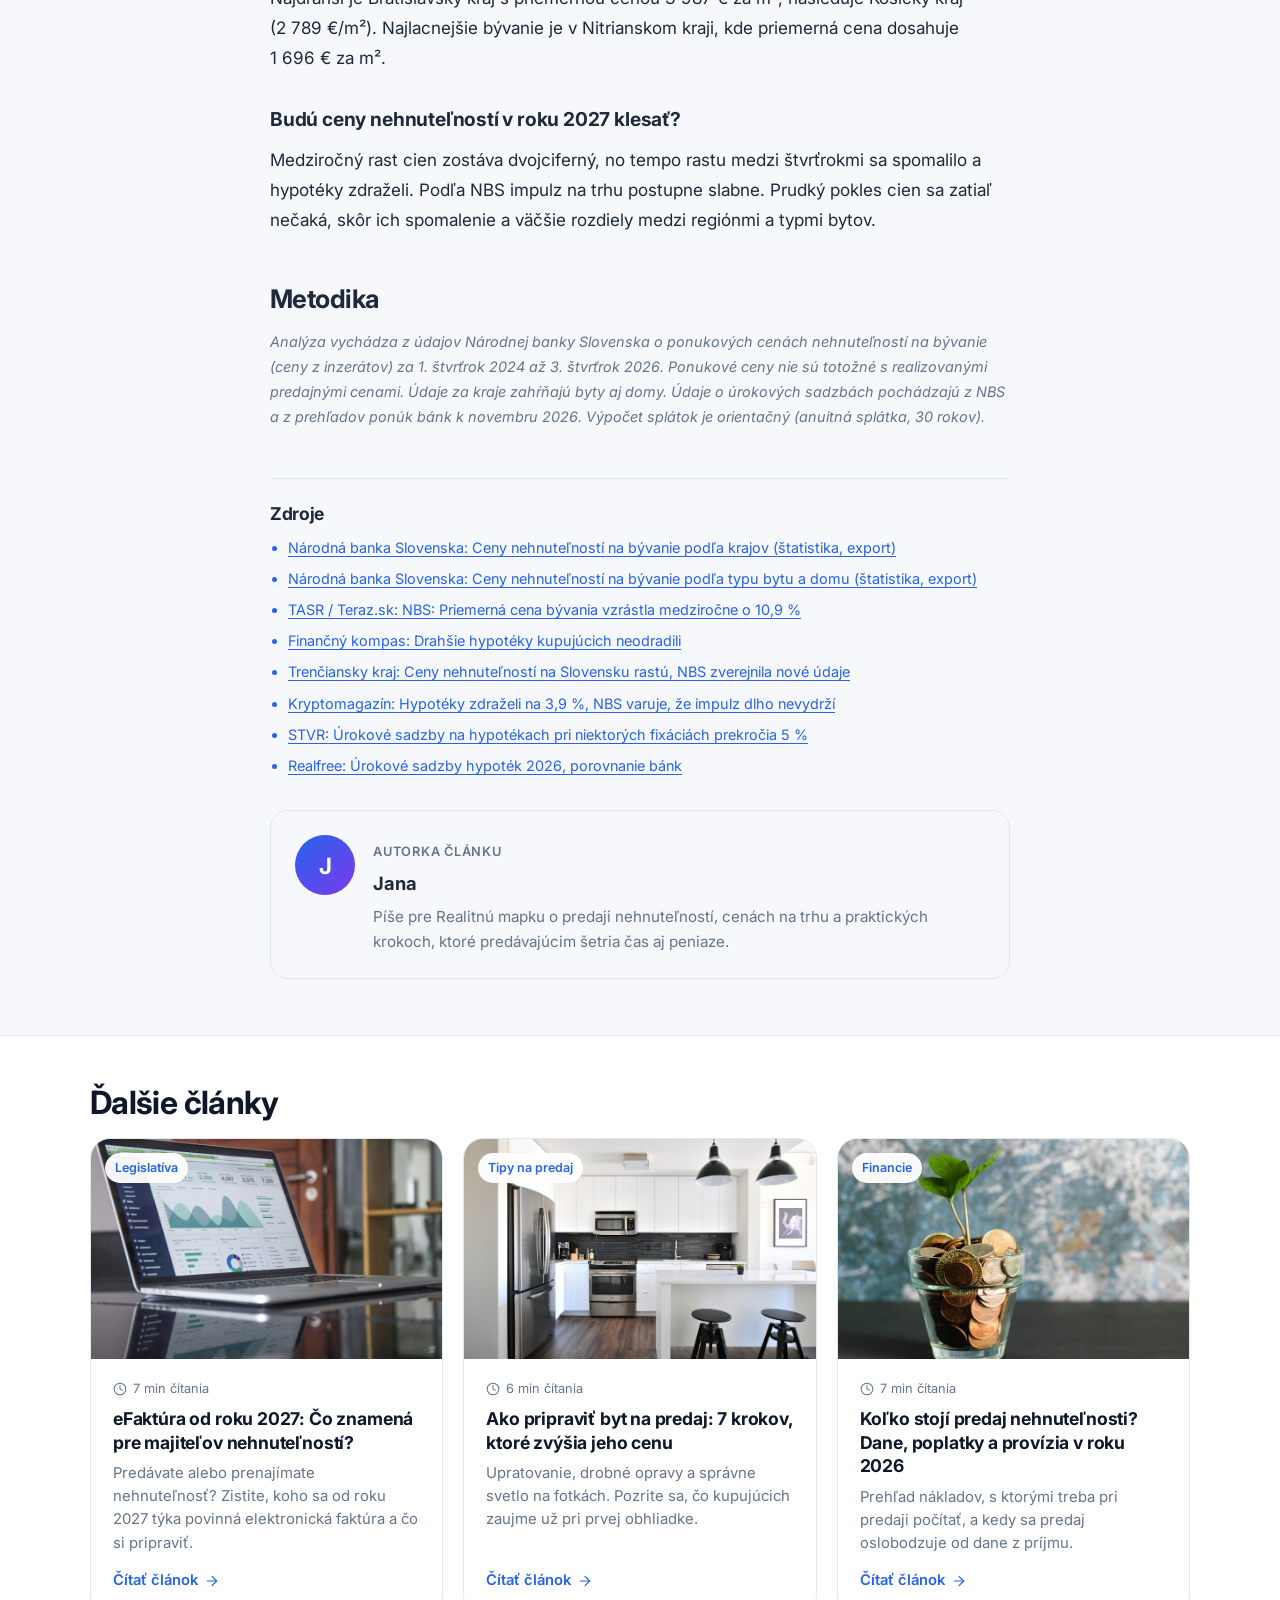
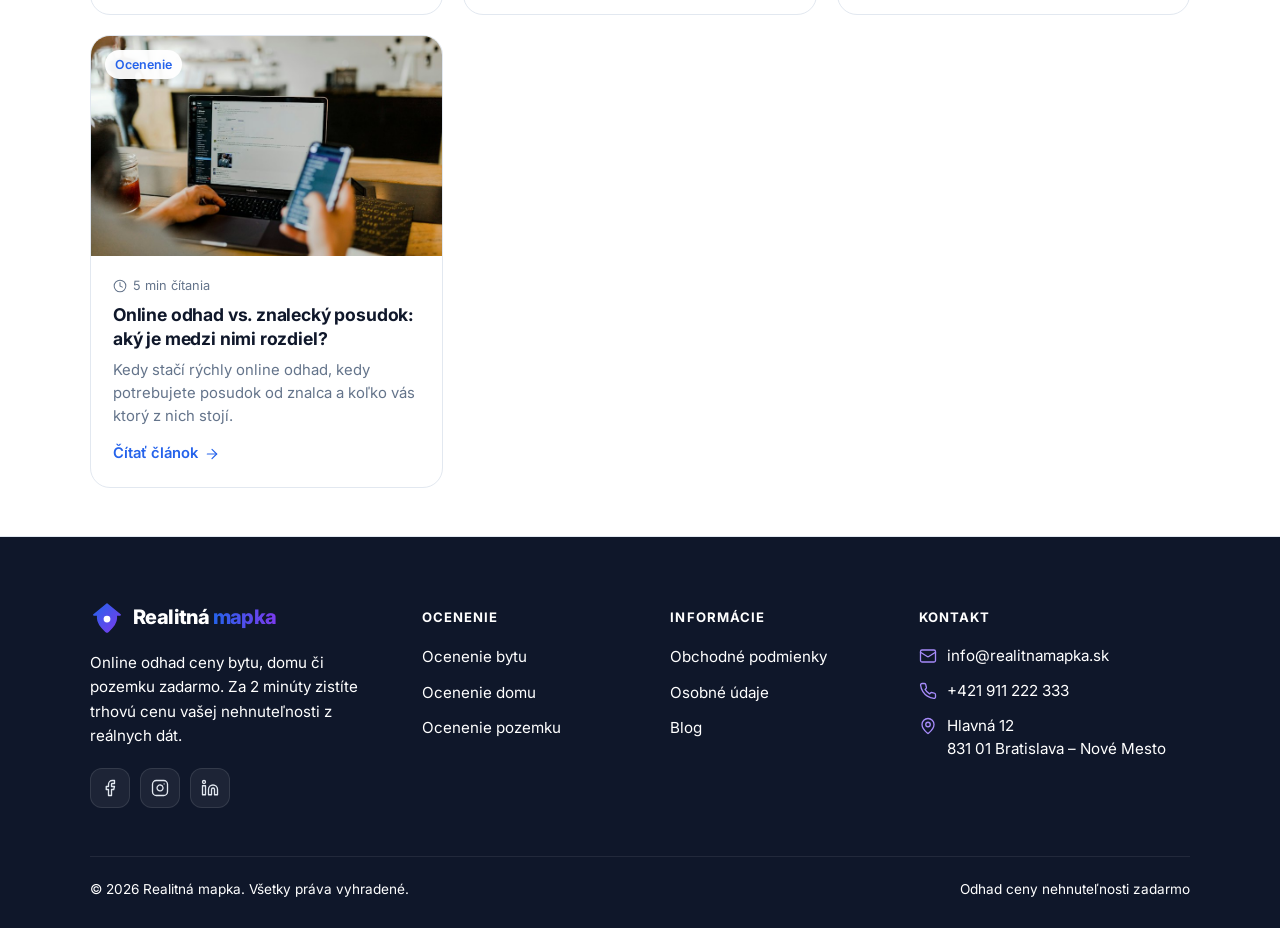
<file: blog/vyvoj-cien-nehnutelnosti-november-2026/index.html>
<!DOCTYPE html>
<html lang="sk">
<head>
  <meta charset="UTF-8" />
  <meta name="viewport" content="width=device-width, initial-scale=1.0" />
  <title>Vývoj cien nehnuteľností november 2026: kraje, byty, hypotéky</title>
  <meta name="description" content="Ceny bytov a domov podľa NBS za 3. štvrťrok 2026: vývoj v ôsmich krajoch, ceny 1- až 5-izbových bytov a vplyv drahších hypoték. Analýza s grafmi." />
  <link rel="canonical" href="https://realitna-mapa.vercel.app/blog/vyvoj-cien-nehnutelnosti-november-2026/" />
  <meta name="robots" content="index, follow, max-image-preview:large" />
  <meta property="og:type" content="article" />
  <meta property="og:locale" content="sk_SK" />
  <meta property="og:site_name" content="Realitná mapka" />
  <meta property="og:title" content="Vývoj cien nehnuteľností november 2026: kraje, byty, hypotéky" />
  <meta property="og:description" content="Ceny bytov a domov podľa NBS za 3. štvrťrok 2026: vývoj v ôsmich krajoch, ceny 1- až 5-izbových bytov a vplyv drahších hypoték. Analýza s grafmi." />
  <meta property="og:url" content="https://realitna-mapa.vercel.app/blog/vyvoj-cien-nehnutelnosti-november-2026/" />
  <meta property="og:image" content="https://realitna-mapa.vercel.app/assets/blog/vyvoj-cien-graf.jpg" />
  <meta name="twitter:card" content="summary_large_image" />
  <link rel="icon" href="/favicon.svg" type="image/svg+xml" />
  <link rel="apple-touch-icon" href="/apple-touch-icon.png" />
  <link rel="preconnect" href="https://fonts.googleapis.com" />
  <link href="https://fonts.googleapis.com/css2?family=Inter:wght@400;500;600;700;800&display=swap" rel="stylesheet" />
  <link rel="stylesheet" href="/styles.css?v=20261127m" />
  <link rel="stylesheet" href="/blog/blog.css?v=20261124d" />
  <script type="application/ld+json">{"@context": "https://schema.org", "@graph": [{"@type": "BlogPosting", "headline": "Vývoj cien nehnuteľností na Slovensku: analýza za november 2026", "description": "Ceny bytov a domov podľa NBS za 3. štvrťrok 2026: vývoj v ôsmich krajoch, ceny 1- až 5-izbových bytov a vplyv drahších hypoték. Analýza s grafmi.", "image": "https://realitna-mapa.vercel.app/assets/blog/vyvoj-cien-graf.jpg", "datePublished": "2026-11-23", "dateModified": "2026-11-23", "inLanguage": "sk-SK", "author": {"@type": "Person", "name": "Jana"}, "publisher": {"@type": "Organization", "name": "Realitná mapka", "logo": {"@type": "ImageObject", "url": "https://realitna-mapa.vercel.app/apple-touch-icon.png"}}, "mainEntityOfPage": "https://realitna-mapa.vercel.app/blog/vyvoj-cien-nehnutelnosti-november-2026/"}, {"@type": "BreadcrumbList", "itemListElement": [{"@type": "ListItem", "position": 1, "name": "Domov", "item": "https://realitna-mapa.vercel.app/"}, {"@type": "ListItem", "position": 2, "name": "Blog", "item": "https://realitna-mapa.vercel.app/blog/"}, {"@type": "ListItem", "position": 3, "name": "Vývoj cien nehnuteľností na Slovensku: analýza za november 2026", "item": "https://realitna-mapa.vercel.app/blog/vyvoj-cien-nehnutelnosti-november-2026/"}]}, {"@type": "FAQPage", "mainEntity": [{"@type": "Question", "name": "Koľko stojí meter štvorcový bytu na Slovensku v roku 2026?", "acceptedAnswer": {"@type": "Answer", "text": "Podľa Národnej banky Slovenska bola v 3. štvrťroku 2026 priemerná ponuková cena bytu 3 497 € za m². Najdrahšie sú 1-izbové byty (4 224 €/m²), najlacnejšie byty s piatimi a viac izbami (2 913 €/m²)."}}, {"@type": "Question", "name": "Kde sú na Slovensku najdrahšie a najlacnejšie nehnuteľnosti?", "acceptedAnswer": {"@type": "Answer", "text": "Najdrahší je Bratislavský kraj s priemernou cenou 3 987 € za m², nasleduje Košický kraj (2 789 €/m²). Najlacnejšie bývanie je v Nitrianskom kraji, kde priemerná cena dosahuje 1 696 € za m²."}}, {"@type": "Question", "name": "Budú ceny nehnuteľností v roku 2027 klesať?", "acceptedAnswer": {"@type": "Answer", "text": "Medziročný rast cien zostáva dvojciferný, no tempo rastu medzi štvrťrokmi sa spomalilo a hypotéky zdraželi. Podľa NBS impulz na trhu postupne slabne. Prudký pokles cien sa zatiaľ nečaká, skôr ich spomalenie a väčšie rozdiely medzi regiónmi a typmi bytov."}}]}]}</script>
</head>
<body data-page="article">
  <header class="nav">
    <div class="container nav__inner">
      <a href="/" class="logo"><img src="/assets/logo/logo-znacka.svg" alt="" width="30" height="30" /><span>Realitná <span class="accent">mapka</span></span></a>
      <div class="nav__right">
        <a href="/?ocenit=1" data-open-wizard class="btn btn--ghost">Oceniť<span class="hide-sm">nehnuteľnosť</span></a>
        <a href="#" class="nav__login" aria-label="Prihlásiť sa"><i data-icon="user" data-size="18"></i><span>Prihlásiť sa</span></a>
      </div>
    </div>
  </header>

  <main class="article-page">
    <article class="article">
      <div class="container container--article">
        <nav class="breadcrumbs" aria-label="Omrvinková navigácia"><a href="/">Domov</a><span>/</span><a href="/blog/">Blog</a><span>/</span><span aria-current="page">Analýza trhu</span></nav>
        <span class="post__tag post__tag--inline">Analýza trhu</span>
        <h1>Vývoj cien nehnuteľností na Slovensku: analýza za november 2026</h1>
        <div class="article__meta">
          <span class="author-mini"><span class="avatar">J</span>Jana</span>
          <span><i data-icon="calendar" data-size="15"></i> <time datetime="2026-11-23">23. novembra 2026</time></span>
          <span><i data-icon="clock" data-size="15"></i> 8 min čítania</span>
        </div>
      </div>
      <div class="container container--wide">
        <figure class="article__img"><img src="/assets/blog/vyvoj-cien-graf.jpg" alt="Graf vývoja ponukových cien bytov a domov na Slovensku od roku 2024 do 3. štvrťroka 2026" width="1600" height="800" fetchpriority="high" decoding="async" /></figure>
      </div>
      <div class="container container--article article__body">
        <nav class="toc" aria-label="Obsah článku"><strong>Obsah článku</strong><ol><li><a href="#byty-domy">Ako sa vyvíjajú ceny bytov a domov</a></li><li><a href="#kraje">Ceny nehnuteľností podľa krajov</a></li><li><a href="#velkost-bytov">Ceny bytov podľa počtu izieb</a></li><li><a href="#hypoteky">Hypotéky: úroky opäť stúpajú</a></li><li><a href="#predavajuci">Čo to znamená pre predávajúcich</a></li><li><a href="#vyhlad">Výhľad na rok 2027</a></li><li><a href="#faq">Časté otázky o vývoji cien nehnuteľností</a></li><li><a href="#metodika">Metodika</a></li></ol></nav>
        
<p class="lead">Ceny nehnuteľností na Slovensku v roku 2026 ďalej rastú, hoci hypotéky zdraželi. Podľa najnovších údajov Národnej banky Slovenska za 3. štvrťrok 2026 bola priemerná ponuková cena bývania <strong>3&nbsp;120&nbsp;€ za m²</strong>, medziročne o <strong>10,9&nbsp;%</strong> viac. Pozreli sme sa, ako sa ceny vyvíjajú v jednotlivých krajoch, pri bytoch rôznej veľkosti a čo pre kupujúcich aj predávajúcich znamenajú vyššie úroky.</p>

<div class="kpis">
  <div class="kpi"><small>Bývanie spolu</small><strong>3&nbsp;120&nbsp;€/m²</strong><span>+10,9&nbsp;% medziročne</span></div>
  <div class="kpi"><small>Byty</small><strong>3&nbsp;497&nbsp;€/m²</strong><span>+10,1&nbsp;% medziročne</span></div>
  <div class="kpi"><small>Domy</small><strong>2&nbsp;202&nbsp;€/m²</strong><span>+4,8&nbsp;% medziročne</span></div>
  <div class="kpi"><small>Priemerná sadzba hypoték</small><strong>3,9&nbsp;%</strong><span>september 2026</span></div>
</div>

<h2 id="byty-domy">Ako sa vyvíjajú ceny bytov a domov</h2>
<p>Byty na Slovensku zdraželi za posledný rok o 10,1&nbsp;% na 3&nbsp;497&nbsp;€ za m². Rodinné domy rástli výrazne pomalšie, o 4,8&nbsp;% na 2&nbsp;202&nbsp;€ za m². Rozdiel medzi cenou bytov a domov sa tak ďalej zväčšuje: za meter štvorcový bytu dnes zaplatíte o vyše 1&nbsp;200&nbsp;€ viac ako za meter štvorcový domu.</p>
<figure class="chart">
  <figcaption class="chart__head"><strong>Ceny bytov a domov na Slovensku, 2024 až 2026</strong><span>Priemerná ponuková cena v € za m², podľa štvrťrokov</span></figcaption>
  <div class="legend"><span><i class="sw s1"></i>Byty</span><span><i class="sw s2"></i>Domy</span></div>
  <svg class="chart__svg" viewBox="0 0&nbsp;680&nbsp;300" role="img" aria-labelledby="ln-t ln-d"><title id="ln-t">Vývoj ponukových cien bytov a domov na Slovensku 2024 až 2026</title><desc id="ln-d">Byty vzrástli z 2&nbsp;689 na 3&nbsp;497&nbsp;€/m², domy z 1&nbsp;865 na 2&nbsp;202&nbsp;€/m².</desc><line x1="56" x2="610" y1="256.0" y2="256.0" class="grid base"/><text x="46" y="260.0" class="tick" text-anchor="end">1&nbsp;500</text><line x1="56" x2="610" y1="208.8" y2="208.8" class="grid"/><text x="46" y="212.8" class="tick" text-anchor="end">2&nbsp;000</text><line x1="56" x2="610" y1="161.6" y2="161.6" class="grid"/><text x="46" y="165.6" class="tick" text-anchor="end">2&nbsp;500</text><line x1="56" x2="610" y1="114.4" y2="114.4" class="grid"/><text x="46" y="118.4" class="tick" text-anchor="end">3&nbsp;000</text><line x1="56" x2="610" y1="67.2" y2="67.2" class="grid"/><text x="46" y="71.2" class="tick" text-anchor="end">3&nbsp;500</text><line x1="56" x2="610" y1="20.0" y2="20.0" class="grid"/><text x="46" y="24.0" class="tick" text-anchor="end">4&nbsp;000</text><text x="56.0" y="284" class="tick" text-anchor="middle">1. Q 2024</text><text x="277.6" y="284" class="tick" text-anchor="middle">1. Q 2025</text><text x="499.2" y="284" class="tick" text-anchor="middle">1. Q 2026</text><text x="610.0" y="284" class="tick" text-anchor="middle">3. Q 2026</text><polyline points="56.0,143.7&nbsp;111.4,138.0&nbsp;166.8,131.8&nbsp;222.2,124.2&nbsp;277.6,110.5&nbsp;333.0,103.7&nbsp;388.4,97.7&nbsp;443.8,89.6&nbsp;499.2,78.7&nbsp;554.6,73.8&nbsp;610.0,67.5" class="ln s1"/><polyline points="56.0,221.5&nbsp;111.4,215.3&nbsp;166.8,215.0&nbsp;222.2,210.9&nbsp;277.6,205.9&nbsp;333.0,199.5&nbsp;388.4,199.3&nbsp;443.8,195.7&nbsp;499.2,197.7&nbsp;554.6,193.4&nbsp;610.0,189.7" class="ln s2"/><g class="bar pt" tabindex="0" data-tip="1. Q 2024: byty 2&nbsp;689&nbsp;€/m², domy 1&nbsp;865&nbsp;€/m²"><rect x="28.3" y="20" width="55.4" height="236" class="hit"/><circle cx="56.0" cy="143.7" r="4" class="dot s1"/><circle cx="56.0" cy="221.5" r="4" class="dot s2"/><path d="M0 0"/></g><g class="bar pt" tabindex="0" data-tip="2. Q 2024: byty 2&nbsp;750&nbsp;€/m², domy 1&nbsp;931&nbsp;€/m²"><rect x="83.7" y="20" width="55.4" height="236" class="hit"/><circle cx="111.4" cy="138.0" r="4" class="dot s1"/><circle cx="111.4" cy="215.3" r="4" class="dot s2"/><path d="M0 0"/></g><g class="bar pt" tabindex="0" data-tip="3. Q 2024: byty 2&nbsp;815&nbsp;€/m², domy 1&nbsp;934&nbsp;€/m²"><rect x="139.1" y="20" width="55.4" height="236" class="hit"/><circle cx="166.8" cy="131.8" r="4" class="dot s1"/><circle cx="166.8" cy="215.0" r="4" class="dot s2"/><path d="M0 0"/></g><g class="bar pt" tabindex="0" data-tip="4. Q 2024: byty 2&nbsp;896&nbsp;€/m², domy 1&nbsp;978&nbsp;€/m²"><rect x="194.5" y="20" width="55.4" height="236" class="hit"/><circle cx="222.2" cy="124.2" r="4" class="dot s1"/><circle cx="222.2" cy="210.9" r="4" class="dot s2"/><path d="M0 0"/></g><g class="bar pt" tabindex="0" data-tip="1. Q 2025: byty 3&nbsp;041&nbsp;€/m², domy 2&nbsp;031&nbsp;€/m²"><rect x="249.9" y="20" width="55.4" height="236" class="hit"/><circle cx="277.6" cy="110.5" r="4" class="dot s1"/><circle cx="277.6" cy="205.9" r="4" class="dot s2"/><path d="M0 0"/></g><g class="bar pt" tabindex="0" data-tip="2. Q 2025: byty 3&nbsp;113&nbsp;€/m², domy 2&nbsp;098&nbsp;€/m²"><rect x="305.3" y="20" width="55.4" height="236" class="hit"/><circle cx="333.0" cy="103.7" r="4" class="dot s1"/><circle cx="333.0" cy="199.5" r="4" class="dot s2"/><path d="M0 0"/></g><g class="bar pt" tabindex="0" data-tip="3. Q 2025: byty 3&nbsp;177&nbsp;€/m², domy 2&nbsp;101&nbsp;€/m²"><rect x="360.7" y="20" width="55.4" height="236" class="hit"/><circle cx="388.4" cy="97.7" r="4" class="dot s1"/><circle cx="388.4" cy="199.3" r="4" class="dot s2"/><path d="M0 0"/></g><g class="bar pt" tabindex="0" data-tip="4. Q 2025: byty 3&nbsp;262&nbsp;€/m², domy 2&nbsp;139&nbsp;€/m²"><rect x="416.1" y="20" width="55.4" height="236" class="hit"/><circle cx="443.8" cy="89.6" r="4" class="dot s1"/><circle cx="443.8" cy="195.7" r="4" class="dot s2"/><path d="M0 0"/></g><g class="bar pt" tabindex="0" data-tip="1. Q 2026: byty 3&nbsp;378&nbsp;€/m², domy 2&nbsp;118&nbsp;€/m²"><rect x="471.5" y="20" width="55.4" height="236" class="hit"/><circle cx="499.2" cy="78.7" r="4" class="dot s1"/><circle cx="499.2" cy="197.7" r="4" class="dot s2"/><path d="M0 0"/></g><g class="bar pt" tabindex="0" data-tip="2. Q 2026: byty 3&nbsp;430&nbsp;€/m², domy 2&nbsp;163&nbsp;€/m²"><rect x="526.9" y="20" width="55.4" height="236" class="hit"/><circle cx="554.6" cy="73.8" r="4" class="dot s1"/><circle cx="554.6" cy="193.4" r="4" class="dot s2"/><path d="M0 0"/></g><g class="bar pt" tabindex="0" data-tip="3. Q 2026: byty 3&nbsp;497&nbsp;€/m², domy 2&nbsp;202&nbsp;€/m²"><rect x="582.3" y="20" width="55.4" height="236" class="hit"/><circle cx="610.0" cy="67.5" r="4" class="dot s1"/><circle cx="610.0" cy="189.7" r="4" class="dot s2"/><path d="M0 0"/></g><text x="620.0" y="71.5" class="val">3&nbsp;497</text><text x="620.0" y="193.7" class="val">2&nbsp;202</text></svg>
  <details class="chart__table"><summary>Zobraziť údaje v tabuľke</summary><table class="table--num"><thead><tr><th scope="col">Obdobie</th><th scope="col">Byty (€/m²)</th><th scope="col">Domy (€/m²)</th></tr></thead><tbody><tr><th scope='row'>1. Q 2024</th><td>2&nbsp;689&nbsp;€</td><td>1&nbsp;865&nbsp;€</td></tr><tr><th scope='row'>2. Q 2024</th><td>2&nbsp;750&nbsp;€</td><td>1&nbsp;931&nbsp;€</td></tr><tr><th scope='row'>3. Q 2024</th><td>2&nbsp;815&nbsp;€</td><td>1&nbsp;934&nbsp;€</td></tr><tr><th scope='row'>4. Q 2024</th><td>2&nbsp;896&nbsp;€</td><td>1&nbsp;978&nbsp;€</td></tr><tr><th scope='row'>1. Q 2025</th><td>3&nbsp;041&nbsp;€</td><td>2&nbsp;031&nbsp;€</td></tr><tr><th scope='row'>2. Q 2025</th><td>3&nbsp;113&nbsp;€</td><td>2&nbsp;098&nbsp;€</td></tr><tr><th scope='row'>3. Q 2025</th><td>3&nbsp;177&nbsp;€</td><td>2&nbsp;101&nbsp;€</td></tr><tr><th scope='row'>4. Q 2025</th><td>3&nbsp;262&nbsp;€</td><td>2&nbsp;139&nbsp;€</td></tr><tr><th scope='row'>1. Q 2026</th><td>3&nbsp;378&nbsp;€</td><td>2&nbsp;118&nbsp;€</td></tr><tr><th scope='row'>2. Q 2026</th><td>3&nbsp;430&nbsp;€</td><td>2&nbsp;163&nbsp;€</td></tr><tr><th scope='row'>3. Q 2026</th><td>3&nbsp;497&nbsp;€</td><td>2&nbsp;202&nbsp;€</td></tr></tbody></table></details>
  <p class="chart__src">Zdroj: Národná banka Slovenska, ceny nehnuteľností na bývanie podľa typu (1. Q 2024 až 3. Q 2026).</p>
</figure>
<p>Z grafu vidno aj spomaľovanie. Kým na začiatku roka byty zdraželi medzištvrťročne o 3,5&nbsp;%, v druhom štvrťroku to bolo 1,6&nbsp;% a v treťom 1,9&nbsp;%. Ceny teda stále rastú, no pomalším tempom ako na prelome rokov.</p>

<h2 id="kraje">Ceny nehnuteľností podľa krajov</h2>
<p>Medzi krajmi sú obrovské rozdiely. Kým v Bratislavskom kraji stojí meter štvorcový bývania takmer 4&nbsp;000&nbsp;€, v Nitrianskom kraji je to menej ako polovica. Údaje za kraje zahŕňajú byty aj domy spolu.</p>
<figure class="chart">
  <figcaption class="chart__head"><strong>Ceny nehnuteľností na bývanie podľa krajov, 3. štvrťrok 2026</strong><span>Priemerná ponuková cena v € za m² a medziročná zmena</span></figcaption>
  <svg class="chart__svg" viewBox="0 0&nbsp;680&nbsp;332" role="img" aria-labelledby="kr-t"><title id="kr-t">Ceny nehnuteľností na bývanie podľa krajov, 3. štvrťrok 2026</title><g class="bar" tabindex="0" data-tip="Bratislavský: 3&nbsp;987&nbsp;€/m², medziročne +9,9&nbsp;%"><rect x="0" y="6" width="680" height="40" class="hit"/><text x="158" y="30" class="lab" text-anchor="end">Bratislavský</text><path d="M170,13 H526.0 Q530.0,13&nbsp;530.0,17 V33 Q530.0,37&nbsp;526.0,37 H170 Z" class="s1"/><text x="540.0" y="30" class="val">3&nbsp;987&nbsp;€</text><text x="608.0" y="30" class="tick">+9,9&nbsp;%</text></g><g class="bar" tabindex="0" data-tip="Košický: 2&nbsp;789&nbsp;€/m², medziročne +15,7&nbsp;%"><rect x="0" y="46" width="680" height="40" class="hit"/><text x="158" y="70" class="lab" text-anchor="end">Košický</text><path d="M170,53 H417.8 Q421.8,53&nbsp;421.8,57 V73 Q421.8,77&nbsp;417.8,77 H170 Z" class="s1"/><text x="431.8" y="70" class="val">2&nbsp;789&nbsp;€</text><text x="499.8" y="70" class="tick">+15,7&nbsp;%</text></g><g class="bar" tabindex="0" data-tip="Žilinský: 2&nbsp;342&nbsp;€/m², medziročne +14,5&nbsp;%"><rect x="0" y="86" width="680" height="40" class="hit"/><text x="158" y="110" class="lab" text-anchor="end">Žilinský</text><path d="M170,93 H377.5 Q381.5,93&nbsp;381.5,97 V113 Q381.5,117&nbsp;377.5,117 H170 Z" class="s1"/><text x="391.5" y="110" class="val">2&nbsp;342&nbsp;€</text><text x="459.5" y="110" class="tick">+14,5&nbsp;%</text></g><g class="bar" tabindex="0" data-tip="Prešovský: 2&nbsp;314&nbsp;€/m², medziročne +6,2&nbsp;%"><rect x="0" y="126" width="680" height="40" class="hit"/><text x="158" y="150" class="lab" text-anchor="end">Prešovský</text><path d="M170,133 H374.9 Q378.9,133&nbsp;378.9,137 V153 Q378.9,157&nbsp;374.9,157 H170 Z" class="s1"/><text x="388.9" y="150" class="val">2&nbsp;314&nbsp;€</text><text x="456.9" y="150" class="tick">+6,2&nbsp;%</text></g><g class="bar" tabindex="0" data-tip="Trnavský: 2&nbsp;155&nbsp;€/m², medziročne +10,9&nbsp;%"><rect x="0" y="166" width="680" height="40" class="hit"/><text x="158" y="190" class="lab" text-anchor="end">Trnavský</text><path d="M170,173 H360.6 Q364.6,173&nbsp;364.6,177 V193 Q364.6,197&nbsp;360.6,197 H170 Z" class="s1"/><text x="374.6" y="190" class="val">2&nbsp;155&nbsp;€</text><text x="442.6" y="190" class="tick">+10,9&nbsp;%</text></g><g class="bar" tabindex="0" data-tip="Banskobystrický: 2&nbsp;013&nbsp;€/m², medziročne +17,9&nbsp;%"><rect x="0" y="206" width="680" height="40" class="hit"/><text x="158" y="230" class="lab" text-anchor="end">Banskobystrický</text><path d="M170,213 H347.8 Q351.8,213&nbsp;351.8,217 V233 Q351.8,237&nbsp;347.8,237 H170 Z" class="s1"/><text x="361.8" y="230" class="val">2&nbsp;013&nbsp;€</text><text x="429.8" y="230" class="tick">+17,9&nbsp;%</text></g><g class="bar" tabindex="0" data-tip="Trenčiansky: 1&nbsp;925&nbsp;€/m², medziročne +10,4&nbsp;%"><rect x="0" y="246" width="680" height="40" class="hit"/><text x="158" y="270" class="lab" text-anchor="end">Trenčiansky</text><path d="M170,253 H339.8 Q343.8,253&nbsp;343.8,257 V273 Q343.8,277&nbsp;339.8,277 H170 Z" class="s1"/><text x="353.8" y="270" class="val">1&nbsp;925&nbsp;€</text><text x="421.8" y="270" class="tick">+10,4&nbsp;%</text></g><g class="bar" tabindex="0" data-tip="Nitriansky: 1&nbsp;696&nbsp;€/m², medziročne +11,4&nbsp;%"><rect x="0" y="286" width="680" height="40" class="hit"/><text x="158" y="310" class="lab" text-anchor="end">Nitriansky</text><path d="M170,293 H319.1 Q323.1,293&nbsp;323.1,297 V313 Q323.1,317&nbsp;319.1,317 H170 Z" class="s1"/><text x="333.1" y="310" class="val">1&nbsp;696&nbsp;€</text><text x="401.1" y="310" class="tick">+11,4&nbsp;%</text></g><line x1="170" x2="170" y1="6" y2="328" class="grid base"/></svg>
  <details class="chart__table"><summary>Zobraziť údaje v tabuľke</summary><table class="table--num"><thead><tr><th scope="col">Položka</th><th scope="col">€/m²</th><th scope="col">Medziročne</th></tr></thead><tbody><tr><th scope='row'>Bratislavský</th><td>3&nbsp;987&nbsp;€</td><td>+9,9&nbsp;%</td></tr><tr><th scope='row'>Košický</th><td>2&nbsp;789&nbsp;€</td><td>+15,7&nbsp;%</td></tr><tr><th scope='row'>Žilinský</th><td>2&nbsp;342&nbsp;€</td><td>+14,5&nbsp;%</td></tr><tr><th scope='row'>Prešovský</th><td>2&nbsp;314&nbsp;€</td><td>+6,2&nbsp;%</td></tr><tr><th scope='row'>Trnavský</th><td>2&nbsp;155&nbsp;€</td><td>+10,9&nbsp;%</td></tr><tr><th scope='row'>Banskobystrický</th><td>2&nbsp;013&nbsp;€</td><td>+17,9&nbsp;%</td></tr><tr><th scope='row'>Trenčiansky</th><td>1&nbsp;925&nbsp;€</td><td>+10,4&nbsp;%</td></tr><tr><th scope='row'>Nitriansky</th><td>1&nbsp;696&nbsp;€</td><td>+11,4&nbsp;%</td></tr></tbody></table></details>
  <p class="chart__src">Zdroj: Národná banka Slovenska, ceny nehnuteľností na bývanie podľa krajov (byty a domy spolu).</p>
</figure>
<div class="table-wrap"><table class="table--num">
  <thead><tr><th scope="col">Kraj</th><th scope="col">€/m²</th><th scope="col">Štvrťrok</th><th scope="col">Rok</th></tr></thead>
  <tbody><tr><td>Bratislavský</td><td>3&nbsp;987</td><td>+2,7&nbsp;%</td><td>+9,9&nbsp;%</td></tr><tr><td>Košický</td><td>2&nbsp;789</td><td>−0,3&nbsp;%</td><td>+15,7&nbsp;%</td></tr><tr><td>Žilinský</td><td>2&nbsp;342</td><td>+1,7&nbsp;%</td><td>+14,5&nbsp;%</td></tr><tr><td>Prešovský</td><td>2&nbsp;314</td><td>+0,2&nbsp;%</td><td>+6,2&nbsp;%</td></tr><tr><td>Trnavský</td><td>2&nbsp;155</td><td>+4,4&nbsp;%</td><td>+10,9&nbsp;%</td></tr><tr><td>Banskobystrický</td><td>2&nbsp;013</td><td>+9,3&nbsp;%</td><td>+17,9&nbsp;%</td></tr><tr><td>Trenčiansky</td><td>1&nbsp;925</td><td>+0,9&nbsp;%</td><td>+10,4&nbsp;%</td></tr><tr><td>Nitriansky</td><td>1&nbsp;696</td><td>+1,3&nbsp;%</td><td>+11,4&nbsp;%</td></tr></tbody>
</table></div>
<h3>Čo z dát vyplýva</h3>
<ul>
  <li><strong>Banskobystrický kraj</strong> rástol najrýchlejšie: medziročne o 17,9&nbsp;% a len za posledný štvrťrok o 9,3&nbsp;%. Podľa NBS za tým stoja najmä drahšie novostavby, ktoré sa objavili v ponuke.</li>
  <li><strong>Košický kraj</strong> je druhý najdrahší a medziročne zdražel o 15,7&nbsp;%, no v 3. štvrťroku ako jediný mierne zlacnel (−0,3&nbsp;%).</li>
  <li><strong>Bratislavský kraj</strong> zostáva s 3&nbsp;987&nbsp;€ za m² výrazne najdrahší a rastie tempom blízkym celoslovenskému priemeru.</li>
  <li><strong>Prešovský kraj</strong> rástol najpomalšie (+6,2&nbsp;% medziročne) a za posledný štvrťrok sa cena takmer nezmenila.</li>
  <li><strong>Nitriansky kraj</strong> je s 1&nbsp;696&nbsp;€ za m² najdostupnejší, hoci medziročne zdražel o 11,4&nbsp;%.</li>
</ul>
<aside class="article__cta">
  <div><strong>Koľko má hodnotu nehnuteľnosť vo vašom kraji?</strong><span>Odhad trhovej ceny zadarmo a nezáväzne, výsledok do 2 minút.</span></div>
  <a href="/?ocenit=1" data-open-wizard class="btn btn--primary">Zistiť cenu zadarmo <i data-icon="arrowRight" data-size="18"></i></a>
</aside>

<h2 id="velkost-bytov">Ceny bytov podľa počtu izieb</h2>
<p>Platí pravidlo, že čím menší byt, tým vyššia cena za meter štvorcový. Malé byty sú dostupnejšie celkovou cenou, preto o ne majú záujem mladí kupujúci aj investori, ktorí ich prenajímajú.</p>
<figure class="chart">
  <figcaption class="chart__head"><strong>Ceny bytov podľa počtu izieb, 3. štvrťrok 2026</strong><span>Priemerná ponuková cena v € za m² a medziročná zmena</span></figcaption>
  <svg class="chart__svg" viewBox="0 0&nbsp;680&nbsp;212" role="img" aria-labelledby="iz-t"><title id="iz-t">Ceny bytov podľa počtu izieb, 3. štvrťrok 2026</title><g class="bar" tabindex="0" data-tip="1-izbové: 4&nbsp;224&nbsp;€/m², medziročne +12,6&nbsp;%"><rect x="0" y="6" width="680" height="40" class="hit"/><text x="158" y="30" class="lab" text-anchor="end">1-izbové</text><path d="M170,13 H526.0 Q530.0,13&nbsp;530.0,17 V33 Q530.0,37&nbsp;526.0,37 H170 Z" class="s1"/><text x="540.0" y="30" class="val">4&nbsp;224&nbsp;€</text><text x="608.0" y="30" class="tick">+12,6&nbsp;%</text></g><g class="bar" tabindex="0" data-tip="2-izbové: 3&nbsp;718&nbsp;€/m², medziročne +10,6&nbsp;%"><rect x="0" y="46" width="680" height="40" class="hit"/><text x="158" y="70" class="lab" text-anchor="end">2-izbové</text><path d="M170,53 H482.9 Q486.9,53&nbsp;486.9,57 V73 Q486.9,77&nbsp;482.9,77 H170 Z" class="s1"/><text x="496.9" y="70" class="val">3&nbsp;718&nbsp;€</text><text x="564.9" y="70" class="tick">+10,6&nbsp;%</text></g><g class="bar" tabindex="0" data-tip="3-izbové: 3&nbsp;198&nbsp;€/m², medziročne +9,8&nbsp;%"><rect x="0" y="86" width="680" height="40" class="hit"/><text x="158" y="110" class="lab" text-anchor="end">3-izbové</text><path d="M170,93 H438.5 Q442.5,93&nbsp;442.5,97 V113 Q442.5,117&nbsp;438.5,117 H170 Z" class="s1"/><text x="452.5" y="110" class="val">3&nbsp;198&nbsp;€</text><text x="520.5" y="110" class="tick">+9,8&nbsp;%</text></g><g class="bar" tabindex="0" data-tip="4-izbové: 3&nbsp;175&nbsp;€/m², medziročne +7,9&nbsp;%"><rect x="0" y="126" width="680" height="40" class="hit"/><text x="158" y="150" class="lab" text-anchor="end">4-izbové</text><path d="M170,133 H436.6 Q440.6,133&nbsp;440.6,137 V153 Q440.6,157&nbsp;436.6,157 H170 Z" class="s1"/><text x="450.6" y="150" class="val">3&nbsp;175&nbsp;€</text><text x="518.6" y="150" class="tick">+7,9&nbsp;%</text></g><g class="bar" tabindex="0" data-tip="5-izbové a viac: 2&nbsp;913&nbsp;€/m², medziročne −2,4&nbsp;%"><rect x="0" y="166" width="680" height="40" class="hit"/><text x="158" y="190" class="lab" text-anchor="end">5-izbové a viac</text><path d="M170,173 H414.2 Q418.2,173&nbsp;418.2,177 V193 Q418.2,197&nbsp;414.2,197 H170 Z" class="s1"/><text x="428.2" y="190" class="val">2&nbsp;913&nbsp;€</text><text x="496.2" y="190" class="tick">−2,4&nbsp;%</text></g><line x1="170" x2="170" y1="6" y2="208" class="grid base"/></svg>
  <details class="chart__table"><summary>Zobraziť údaje v tabuľke</summary><table class="table--num"><thead><tr><th scope="col">Položka</th><th scope="col">€/m²</th><th scope="col">Medziročne</th></tr></thead><tbody><tr><th scope='row'>1-izbové</th><td>4&nbsp;224&nbsp;€</td><td>+12,6&nbsp;%</td></tr><tr><th scope='row'>2-izbové</th><td>3&nbsp;718&nbsp;€</td><td>+10,6&nbsp;%</td></tr><tr><th scope='row'>3-izbové</th><td>3&nbsp;198&nbsp;€</td><td>+9,8&nbsp;%</td></tr><tr><th scope='row'>4-izbové</th><td>3&nbsp;175&nbsp;€</td><td>+7,9&nbsp;%</td></tr><tr><th scope='row'>5-izbové a viac</th><td>2&nbsp;913&nbsp;€</td><td>−2,4&nbsp;%</td></tr></tbody></table></details>
  <p class="chart__src">Zdroj: Národná banka Slovenska, ceny nehnuteľností na bývanie podľa typu bytu.</p>
</figure>
<ul>
  <li><strong>1-izbové byty</strong> sú najdrahšie (4&nbsp;224&nbsp;€ za m²) a zároveň zdražujú najrýchlejšie, medziročne o 12,6&nbsp;%.</li>
  <li><strong>2-izbové byty</strong>, najžiadanejší typ na trhu, stoja 3&nbsp;718&nbsp;€ za m² (+10,6&nbsp;%).</li>
  <li><strong>3- a 4-izbové byty</strong> sa pohybujú okolo 3&nbsp;200&nbsp;€ za m² a rastú pomalšie, o 8 až 10&nbsp;%.</li>
  <li><strong>Byty s 5 a viac izbami</strong> v 3. štvrťroku zlacneli o 7&nbsp;%. NBS to označuje najmä za korekciu ich výrazného rastu v predchádzajúcom štvrťroku. Pri malom počte takýchto bytov v ponuke sú ich ceny kolísavejšie.</li>
</ul>

<h2 id="hypoteky">Hypotéky: úroky opäť stúpajú</h2>
<p>Priemerná úroková sadzba nových úverov na bývanie podľa NBS vzrástla z 3,5&nbsp;% v marci na 3,9&nbsp;% v septembri 2026. Banky na jeseň zdvihli ponukové sadzby až k 4,5&nbsp;%, časť z nich ich koncom októbra opäť mierne znížila. Najnižšie sadzby pri päťročnej fixácii sa začiatkom novembra pohybovali okolo 4&nbsp;%. Analytici upozorňujú, že pri niektorých fixáciách môžu sadzby v najbližších mesiacoch prekročiť 5&nbsp;%.</p>
<p>Čo to znamená v praxi? Pri hypotéke 200&nbsp;000&nbsp;€ na 30 rokov (rozdiel oproti sadzbe 3,5&nbsp;% mesačne):</p>
<div class="table-wrap"><table class="table--num">
  <thead><tr><th scope="col">Sadzba</th><th scope="col">Mesačná splátka</th><th scope="col">Rozdiel</th></tr></thead>
  <tbody>
    <tr><td>3,5&nbsp;%</td><td>898&nbsp;€</td><td>–</td></tr>
    <tr><td>3,9&nbsp;%</td><td>943&nbsp;€</td><td>+45&nbsp;€</td></tr>
    <tr><td>4,5&nbsp;%</td><td>1&nbsp;013&nbsp;€</td><td>+115&nbsp;€</td></tr>
    <tr><td>5,0&nbsp;%</td><td>1&nbsp;074&nbsp;€</td><td>+176&nbsp;€</td></tr>
  </tbody>
</table></div>
<p>Drahšie hypotéky zatiaľ dopyt nezastavili, kupujúci sa však stávajú citlivejšími na cenu. Podľa NBS sa impulz, ktorý trh poháňal, postupne vyčerpáva.</p>

<h2 id="predavajuci">Čo to znamená pre predávajúcich</h2>
<p>Pre majiteľov, ktorí zvažujú predaj, je situácia stále priaznivá: ceny sú na historických maximách a dopyt pretrváva. Rast sa však spomaľuje a kupujúci s drahšou hypotékou viac vyjednávajú. O úspechu predaja preto viac ako kedykoľvek predtým rozhoduje <strong>správne nastavená cena</strong>:</p>
<ul class="checklist">
  <li>Nehnuteľnosť nadcenená o 10 až 15&nbsp;% oproti trhu dnes ľahko zostane v inzerátoch celé mesiace.</li>
  <li>Pri cene sa riaďte vývojom vo svojom kraji a pri svojom type bytu, nie celoslovenským priemerom.</li>
  <li>Ponukové ceny v inzerátoch nie sú predajné ceny. Počítajte s priestorom na vyjednávanie.</li>
  <li>Ak sa blížite k hranici 5 rokov od kúpy, zvážte načasovanie kvôli dani z predaja.</li>
</ul>
<aside class="article__cta">
  <div><strong>Zistite aktuálnu trhovú cenu svojej nehnuteľnosti</strong><span>Odhad trhovej ceny zadarmo a nezáväzne, výsledok do 2 minút.</span></div>
  <a href="/?ocenit=1" data-open-wizard class="btn btn--primary">Oceniť nehnuteľnosť <i data-icon="arrowRight" data-size="18"></i></a>
</aside>

<h2 id="vyhlad">Výhľad na rok 2027</h2>
<p>Dáta ukazujú trh, ktorý stále rastie, no stráca dych. Medziročný rast zostáva okolo 10&nbsp;%, medzištvrťročné tempo sa však spomalilo a vyššie úroky obmedzujú, koľko si kupujúci môžu požičať. Najpravdepodobnejší scenár na rok 2027 je preto ďalšie spomalenie rastu cien a väčšie rozdiely medzi regiónmi, nie ich prudký pokles. Vývoj budeme pravidelne sledovať a aktualizovať.</p>

<h2 id="faq">Časté otázky o vývoji cien nehnuteľností</h2>
<h3>Koľko stojí meter štvorcový bytu na Slovensku v roku 2026?</h3><p>Podľa Národnej banky Slovenska bola v 3. štvrťroku 2026 priemerná ponuková cena bytu 3&nbsp;497&nbsp;€ za m². Najdrahšie sú 1-izbové byty (4&nbsp;224&nbsp;€/m²), najlacnejšie byty s piatimi a viac izbami (2&nbsp;913&nbsp;€/m²).</p><h3>Kde sú na Slovensku najdrahšie a najlacnejšie nehnuteľnosti?</h3><p>Najdrahší je Bratislavský kraj s priemernou cenou 3&nbsp;987&nbsp;€ za m², nasleduje Košický kraj (2&nbsp;789&nbsp;€/m²). Najlacnejšie bývanie je v Nitrianskom kraji, kde priemerná cena dosahuje 1&nbsp;696&nbsp;€ za m².</p><h3>Budú ceny nehnuteľností v roku 2027 klesať?</h3><p>Medziročný rast cien zostáva dvojciferný, no tempo rastu medzi štvrťrokmi sa spomalilo a hypotéky zdraželi. Podľa NBS impulz na trhu postupne slabne. Prudký pokles cien sa zatiaľ nečaká, skôr ich spomalenie a väčšie rozdiely medzi regiónmi a typmi bytov.</p>

<h2 id="metodika">Metodika</h2>
<p class="note">Analýza vychádza z údajov Národnej banky Slovenska o ponukových cenách nehnuteľností na bývanie (ceny z inzerátov) za 1. štvrťrok 2024 až 3. štvrťrok 2026. Ponukové ceny nie sú totožné s realizovanými predajnými cenami. Údaje za kraje zahŕňajú byty aj domy. Údaje o úrokových sadzbách pochádzajú z NBS a z prehľadov ponúk bánk k novembru 2026. Výpočet splátok je orientačný (anuitná splátka, 30 rokov).</p>

        <section class="sources" aria-labelledby="zdroje"><h2 id="zdroje">Zdroje</h2><ul><li><a href="https://nbs.sk/export/sk/real-estate-price-by-region/csv" target="_blank" rel="noopener">Národná banka Slovenska: Ceny nehnuteľností na bývanie podľa krajov (štatistika, export)</a></li><li><a href="https://nbs.sk/export/sk/real-estate-price-by-type/csv" target="_blank" rel="noopener">Národná banka Slovenska: Ceny nehnuteľností na bývanie podľa typu bytu a domu (štatistika, export)</a></li><li><a href="https://www.teraz.sk/ekonomika/nbs-priemerna-cena-byvania-vzrastla/1004786-clanok.html" target="_blank" rel="noopener">TASR / Teraz.sk: NBS: Priemerná cena bývania vzrástla medziročne o 10,9&nbsp;%</a></li><li><a href="https://www.financnykompas.sk/clanok/drahsie-hypoteky-kupujucich-neodradili.-ceny-byvania-na-slovensku-medzirocne-vzrastli-takmer-o-11" target="_blank" rel="noopener">Finančný kompas: Drahšie hypotéky kupujúcich neodradili</a></li><li><a href="https://www.trencianskykraj.sk/2026/11/03/ceny-nehnutelnosti-na-slovensku-opat-vyrazne-vzrastli-drahsie-hypoteky-kupujucich-zatial-neodradili/" target="_blank" rel="noopener">Trenčiansky kraj: Ceny nehnuteľností na Slovensku rastú, NBS zverejnila nové údaje</a></li><li><a href="https://kryptomagazin.sk/hypoteky-zdrazeli-na-39-slovaci-vsak-kupuju-dalej-nbs-varuje-ze-tento-impulz-dlho-nevydrzi/" target="_blank" rel="noopener">Kryptomagazín: Hypotéky zdraželi na 3,9&nbsp;%, NBS varuje, že impulz dlho nevydrží</a></li><li><a href="https://spravy.stvr.sk/2026/11/zvysovanie-urokovych-sadzieb-ecb-ovplyvni-aj-hypoteky-na-slovensku-najma-pri-konciacej-fixacii/" target="_blank" rel="noopener">STVR: Úrokové sadzby na hypotékach pri niektorých fixáciách prekročia 5&nbsp;%</a></li><li><a href="https://realfree.sk/blog/urokove-sadzby-hypotek-2026-porovnanie-bank" target="_blank" rel="noopener">Realfree: Úrokové sadzby hypoték 2026, porovnanie bánk</a></li></ul></section>
        <aside class="author-box" aria-label="O autorke">
          <span class="avatar avatar--lg">J</span>
          <div><small>Autorka článku</small><strong>Jana</strong><p>Píše pre Realitnú mapku o predaji nehnuteľností, cenách na trhu a praktických krokoch, ktoré predávajúcim šetria čas aj peniaze.</p></div>
        </aside>
      </div>
    </article>
    <section class="section section--alt">
      <div class="container">
        <h2 class="left">Ďalšie články</h2>
        <div class="posts"><a href="/blog/efaktura-2027-nehnutelnosti/" class="post">
  <div class="post__img"><img src="/assets/blog/efaktura-notebook.jpg" alt="Notebook s prehľadom elektronických faktúr a účtovných dát" width="800" height="570" loading="lazy" decoding="async" /><span class="post__tag">Legislatíva</span></div>
  <div class="post__body">
    <small class="post__meta"><i data-icon="clock" data-size="14"></i> 7 min čítania</small>
    <h3>eFaktúra od roku 2027: Čo znamená pre majiteľov nehnuteľností?</h3>
    <p>Predávate alebo prenajímate nehnuteľnosť? Zistite, koho sa od roku 2027 týka povinná elektronická faktúra a čo si pripraviť.</p>
    <span class="post__more">Čítať článok <i data-icon="arrowRight" data-size="16"></i></span>
  </div>
</a><a href="/blog/ako-pripravit-byt-na-predaj/" class="post">
  <div class="post__img"><img src="/assets/blog/priprava-bytu.jpg" alt="Svetlá moderná kuchyňa pripravená na fotenie inzerátu bytu" width="800" height="531" loading="lazy" decoding="async" /><span class="post__tag">Tipy na predaj</span></div>
  <div class="post__body">
    <small class="post__meta"><i data-icon="clock" data-size="14"></i> 6 min čítania</small>
    <h3>Ako pripraviť byt na predaj: 7 krokov, ktoré zvýšia jeho cenu</h3>
    <p>Upratovanie, drobné opravy a správne svetlo na fotkách. Pozrite sa, čo kupujúcich zaujme už pri prvej obhliadke.</p>
    <span class="post__more">Čítať článok <i data-icon="arrowRight" data-size="16"></i></span>
  </div>
</a><a href="/blog/kolko-stoji-predaj-nehnutelnosti/" class="post">
  <div class="post__img"><img src="/assets/blog/naklady-predaja.jpg" alt="Pohár plný mincí s rastlinkou ako symbol nákladov a zisku z predaja nehnuteľnosti" width="800" height="533" loading="lazy" decoding="async" /><span class="post__tag">Financie</span></div>
  <div class="post__body">
    <small class="post__meta"><i data-icon="clock" data-size="14"></i> 7 min čítania</small>
    <h3>Koľko stojí predaj nehnuteľnosti? Dane, poplatky a provízia v roku 2026</h3>
    <p>Prehľad nákladov, s ktorými treba pri predaji počítať, a kedy sa predaj oslobodzuje od dane z príjmu.</p>
    <span class="post__more">Čítať článok <i data-icon="arrowRight" data-size="16"></i></span>
  </div>
</a><a href="/blog/online-odhad-vs-znalecky-posudok/" class="post">
  <div class="post__img"><img src="/assets/blog/odhad-vs-posudok.jpg" alt="Človek porovnáva online odhad ceny nehnuteľnosti na notebooku a v mobile" width="800" height="533" loading="lazy" decoding="async" /><span class="post__tag">Ocenenie</span></div>
  <div class="post__body">
    <small class="post__meta"><i data-icon="clock" data-size="14"></i> 5 min čítania</small>
    <h3>Online odhad vs. znalecký posudok: aký je medzi nimi rozdiel?</h3>
    <p>Kedy stačí rýchly online odhad, kedy potrebujete posudok od znalca a koľko vás ktorý z nich stojí.</p>
    <span class="post__more">Čítať článok <i data-icon="arrowRight" data-size="16"></i></span>
  </div>
</a></div>
      </div>
    </section>
  </main>

  <footer class="site-footer">
    <div class="container site-footer__grid">
      <div class="site-footer__brand">
        <a href="/" class="logo logo--light"><img src="/assets/logo/logo-znacka.svg" alt="" width="34" height="34" /><span>Realitná <span class="accent">mapka</span></span></a>
        <p>Online odhad ceny bytu, domu či pozemku zadarmo. Za 2 minúty zistíte trhovú cenu vašej nehnuteľnosti z reálnych dát.</p>
        <div class="social">
          <a href="#" aria-label="Realitná mapka na Facebooku" rel="noopener"><i data-icon="facebook" data-size="18"></i></a>
          <a href="#" aria-label="Realitná mapka na Instagrame" rel="noopener"><i data-icon="instagram" data-size="18"></i></a>
          <a href="#" aria-label="Realitná mapka na LinkedIne" rel="noopener"><i data-icon="linkedin" data-size="18"></i></a>
        </div>
      </div>
      <nav class="site-footer__col" aria-label="Ocenenie">
        <h3>Ocenenie</h3>
        <a href="/?typ=byt" data-open-wizard="byt">Ocenenie bytu</a>
        <a href="/?typ=dom" data-open-wizard="dom">Ocenenie domu</a>
        <a href="/?typ=pozemok" data-open-wizard="pozemok">Ocenenie pozemku</a>
      </nav>
      <nav class="site-footer__col" aria-label="Informácie">
        <h3>Informácie</h3>
        <a href="#">Obchodné podmienky</a>
        <a href="#">Osobné údaje</a>
        <a href="/blog/">Blog</a>
      </nav>
      <div class="site-footer__col site-footer__contact">
        <h3>Kontakt</h3>
        <a href="mailto:info@realitnamapka.sk"><i data-icon="mail" data-size="18"></i> info@realitnamapka.sk</a>
        <a href="tel:+421911222333"><i data-icon="phone" data-size="18"></i> +421 911 222 333</a>
        <address><i data-icon="mapPin" data-size="18"></i><span>Hlavná 12<br />831 01 Bratislava – Nové Mesto</span></address>
      </div>
    </div>
    <div class="container site-footer__bottom">
      <span>© 2026 Realitná mapka. Všetky práva vyhradené.</span>
      <span>Odhad ceny nehnuteľnosti zadarmo</span>
    </div>
  </footer>
  <div class="chart-tip" id="chartTip" role="status" aria-live="polite"></div>

  <!-- MODAL: OCENENIE -->
  <div class="modal" id="wizModal" aria-hidden="true">
    <div class="modal__backdrop" data-close></div>
    <div class="modal__dialog" role="dialog" aria-modal="true" aria-labelledby="wizType">
      <div class="wizard" id="wizard">
        <div class="wizard__top">
          <button type="button" class="link-btn" id="backBtn"><i data-icon="arrowLeft" data-size="18"></i> Späť</button>
          <span class="wizard__type" id="wizType"></span>
          <button type="button" class="modal__close" data-close aria-label="Zavrieť"><i data-icon="close" data-size="20"></i></button>
        </div>
        <div class="progress"><div class="progress__bar" id="progressBar"></div></div>
        <form id="stepForm" novalidate></form>
        <p class="secure"><i data-icon="lock" data-size="16"></i> Vaše údaje sú v bezpečí</p>
      </div>
    </div>
  </div>

  <script src="/icons.js?v=20261124d"></script>
  <script src="/config.js?v=20261124d"></script>
  <script src="/app.js?v=20261127j"></script>
  <script src="/blog/blog.js?v=20261124d"></script>
</body>
</html>
</file>
<file: styles.css>
:root {
  --bg: #f7f8fb;
  --card: #ffffff;
  --text: #0f172a;
  --muted: #64748b;
  --line: #e2e8f0;
  --accent: #2563eb;
  --accent-2: #7c3aed;
  --accent-soft: #eff4ff;
  --ok: #16a34a;
  --err: #dc2626;
  --radius: 16px;
  --shadow: 0 10px 40px -12px rgba(15, 23, 42, 0.15);
}

* { box-sizing: border-box; }
html { scroll-behavior: smooth; }
/* Mobil: nič nesmie presahovať do strán, inak web pri potiahnutí prstom „pláva“ doľava/doprava */
html, body { max-width: 100%; overflow-x: hidden; }
@supports (overflow-x: clip) { html, body { overflow-x: clip; } }
body {
  margin: 0;
  font-family: "Inter", system-ui, sans-serif;
  color: var(--text);
  background: var(--bg);
  line-height: 1.55;
  -webkit-font-smoothing: antialiased;
}
a { color: var(--accent); text-decoration: none; }
.hidden { display: none !important; }
.container { width: min(1100px, 92%); margin: 0 auto; }
.container--narrow { width: min(640px, 92%); }

/* NAV */
.nav { position: sticky; top: 0; z-index: 10; background: rgba(247, 248, 251, 0.85); backdrop-filter: blur(10px); border-bottom: 1px solid var(--line); }
.nav__inner { display: flex; align-items: center; justify-content: space-between; height: 64px; }
.logo { font-weight: 800; color: var(--text); display: flex; align-items: center; gap: 9px; font-size: 1.15rem; letter-spacing: -0.03em; }
.logo img { display: block; }

/* BUTTONS */
.btn {
  display: inline-flex; align-items: center; justify-content: center; gap: 8px;
  border: 0; border-radius: 12px; padding: 14px 24px; font: inherit; font-weight: 600;
  cursor: pointer; transition: transform .15s, box-shadow .15s, background .15s;
}
.btn--primary { background: var(--accent); color: #fff; box-shadow: 0 6px 20px -6px rgba(37, 99, 235, .6); width: 100%; }
.btn--primary:hover { transform: translateY(-1px); background: #1d4ed8; }
.btn--primary:disabled { opacity: .6; cursor: wait; transform: none; }
.btn--ghost { background: transparent; color: var(--accent); border: 1.5px solid var(--accent); padding: 8px 16px; }
.link-btn { display: inline-flex; align-items: center; gap: 4px; background: none; border: 0; color: var(--muted); font: inherit; cursor: pointer; padding: 0; }
.link-btn:hover { color: var(--text); }

/* HERO */
.hero { padding: 72px 0 56px; text-align: center; background:
  radial-gradient(800px 400px at 50% -10%, rgba(37, 99, 235, .12), transparent 70%); }
.pill { display: inline-block; background: var(--accent-soft); color: var(--accent); font-weight: 600; font-size: .85rem; padding: 6px 14px; border-radius: 999px; }
h1 { font-size: clamp(2.2rem, 5vw, 3.6rem); line-height: 1.1; letter-spacing: -0.03em; margin: 28px 0 16px; font-weight: 800; }
.accent { background: linear-gradient(90deg, var(--accent), var(--accent-2)); -webkit-background-clip: text; background-clip: text; color: transparent; }
.lead { font-size: 1.15rem; color: var(--muted); max-width: 560px; margin: 0 auto 40px; }

.types { display: grid; grid-template-columns: repeat(3, 1fr); gap: 20px; max-width: 820px; margin: 0 auto; }
.type-card {
  display: flex; flex-direction: column; align-items: center; gap: 14px; width: 100%;
  background: var(--card); border: 1.5px solid var(--line); border-radius: 20px;
  padding: 32px 20px 20px; cursor: pointer; font: inherit; color: inherit;
  box-shadow: 0 4px 16px -8px rgba(15, 23, 42, .12); transition: border-color .2s, box-shadow .2s, transform .2s;
}
.type-card:hover { border-color: var(--accent); box-shadow: var(--shadow); transform: translateY(-3px); }
.type-card__icon {
  width: 72px; height: 72px; border-radius: 18px; flex-shrink: 0;
  background: var(--accent-soft); color: var(--accent); display: grid; place-items: center;
}
.type-card__label { font-weight: 700; font-size: 1.2rem; line-height: 1.2; }
.type-card__btn {
  display: inline-flex; align-items: center; justify-content: center; gap: 6px; width: 100%;
  margin-top: 4px; padding: 13px 16px; border-radius: 12px; background: var(--accent); color: #fff; font-weight: 600;
  box-shadow: 0 6px 20px -8px rgba(37, 99, 235, .6); transition: background .2s;
}
.type-card__btn .ic { display: inline-block; transition: transform .2s; }
.type-card:hover .type-card__btn { background: #1d4ed8; }
.type-card:hover .type-card__btn .ic { transform: translateX(3px); }

/* WIZARD */
.wizard-wrap { padding: 40px 0 64px; }
.card { background: var(--card); border-radius: 20px; box-shadow: var(--shadow); border: 1px solid var(--line); }
.wizard { padding: 28px; }
.wizard__top { display: flex; justify-content: space-between; align-items: center; margin-bottom: 14px; font-size: .95rem; }
.wizard__type { font-weight: 600; color: var(--muted); display: inline-flex; align-items: center; gap: 6px; }
.progress { height: 6px; background: var(--line); border-radius: 99px; overflow: hidden; margin-bottom: 28px; }
.progress__bar { height: 100%; width: 0; background: linear-gradient(90deg, var(--accent), var(--accent-2)); transition: width .35s ease; }
.step { animation: fade .3s ease; }
@keyframes fade { from { opacity: 0; transform: translateY(8px); } to { opacity: 1; transform: none; } }
.step h2 { font-size: 1.5rem; margin: 0 0 6px; letter-spacing: -0.02em; }
.step .sub { color: var(--muted); margin: 0 0 20px; }
.step__body { display: grid; grid-template-columns: minmax(0, 1fr) minmax(0, 1fr); gap: 16px; margin: 20px 0 24px; }
.step__body > *, .field input, .field select { min-width: 0; } /* políčka sa smú zúžiť, inak dve vedľa seba pretečú do strany */
.step__body > * { grid-column: 1 / -1; }
.step__body > .field--half { grid-column: auto; }

.field label { display: block; font-weight: 600; font-size: .9rem; margin-bottom: 6px; }
.field input[type=text], .field input[type=number], .field input[type=email], .field input[type=tel], .field select {
  width: 100%; padding: 14px 16px; border: 1.5px solid var(--line); border-radius: 12px; font: inherit; background: #fff; transition: border .15s;
}
.field input:focus, .field select:focus { outline: none; border-color: var(--accent); box-shadow: 0 0 0 4px var(--accent-soft); }
.field.invalid input, .field.invalid select { border-color: var(--err); }
.field .err { color: var(--err); font-size: .82rem; margin-top: 4px; display: none; }
.field.invalid .err { display: block; }

.choices { display: grid; grid-template-columns: repeat(2, 1fr); gap: 12px; }
.choice {
  display: flex; align-items: center; gap: 12px; padding: 16px; border: 1.5px solid var(--line); border-radius: 12px;
  cursor: pointer; background: #fff; font: inherit; color: inherit; text-align: left; transition: all .15s; font-weight: 500;
}
.choice:hover { border-color: #93b4f8; }
.choice.selected { border-color: var(--accent); background: var(--accent-soft); }
.choice__icon { width: 36px; height: 36px; border-radius: 10px; background: var(--bg); color: var(--accent); display: grid; place-items: center; flex-shrink: 0; }
.choice.selected .choice__icon { background: #fff; }
.choice__check { margin-left: auto; width: 20px; height: 20px; border-radius: 6px; border: 1.5px solid var(--line); flex-shrink: 0; display: grid; place-items: center; color: transparent; }
.choice.selected .choice__check { background: var(--accent); border-color: var(--accent); color: #fff; }
.choices--single .choice__check { border-radius: 50%; }

/* Pomocný text ako jemná bublina (tooltip) so šípkou k políčku */
.hint {
  position: relative; display: block; width: fit-content; max-width: 100%;
  margin-top: 10px; padding: 7px 11px; border-radius: 10px;
  background: var(--accent-soft); border: 1px solid rgba(37, 99, 235, .18);
  color: var(--accent); font-size: .8rem; font-weight: 500; line-height: 1.35;
}
.hint::before {
  content: ""; position: absolute; top: -5px; left: 16px; width: 8px; height: 8px;
  background: inherit; border-left: 1px solid rgba(37, 99, 235, .18); border-top: 1px solid rgba(37, 99, 235, .18);
  transform: rotate(45deg); border-radius: 2px 0 0 0;
}
.field.invalid .hint { display: none; }
/* Prepínač (zapnúť / vypnúť) */
.switch-row { display: flex; align-items: center; justify-content: space-between; gap: 16px; padding: 14px 16px; border: 1.5px solid var(--line); border-radius: 12px; background: #fff; cursor: pointer; transition: border-color .15s, background .15s; }
.switch-row:hover { border-color: #93b4f8; }
.switch-row:has(input:checked) { border-color: var(--accent); background: var(--accent-soft); }
.switch-row__text strong { display: block; font-weight: 600; }
.switch-row__text small { color: var(--muted); font-size: .85rem; }
.switch { position: relative; flex-shrink: 0; }
.switch input { position: absolute; opacity: 0; width: 100%; height: 100%; margin: 0; cursor: pointer; }
.switch__track { display: block; width: 50px; height: 30px; border-radius: 99px; background: #cbd5e1; transition: background .2s; position: relative; }
.switch__thumb { position: absolute; top: 3px; left: 3px; width: 24px; height: 24px; border-radius: 50%; background: #fff; box-shadow: 0 2px 6px rgba(15, 23, 42, .25); transition: transform .2s ease; }
.switch input:checked + .switch__track { background: var(--accent); }
.switch input:checked + .switch__track .switch__thumb { transform: translateX(20px); }
.switch input:focus-visible + .switch__track { box-shadow: 0 0 0 4px var(--accent-soft); }
.consent { display: flex; gap: 10px; font-size: .85rem; color: var(--muted); align-items: flex-start; }
.consent input { margin-top: 3px; width: 18px; height: 18px; accent-color: var(--accent); flex-shrink: 0; }
.consent.invalid { color: var(--err); }

.secure { display: flex; justify-content: center; align-items: center; gap: 6px; text-align: center; color: var(--muted); font-size: .85rem; margin-top: 16px; }

/* TEASER pred kontaktom */
.teaser { background: var(--accent-soft); border: 1.5px dashed #c7d6f8; border-radius: 16px; padding: 22px 16px; text-align: center; margin: 4px 0 18px; }
.teaser__label { color: var(--muted); font-weight: 600; font-size: .8rem; text-transform: uppercase; letter-spacing: .08em; }
.teaser__lock { display: inline-flex; align-items: center; gap: 6px; color: var(--accent); font-weight: 600; font-size: .85rem; }
.teaser__lock .ic { display: inline-block; }
.teaser__blur { filter: blur(12px); opacity: .85; font-weight: 800; font-size: clamp(2.5rem, 10vw, 3.3rem); letter-spacing: -0.03em; line-height: 1.15; margin: 8px 0 10px; user-select: none; color: var(--text); }

/* RESULT */
.result { text-align: center; padding: 12px 0; }
.result__label { color: var(--muted); font-weight: 600; text-transform: uppercase; font-size: .8rem; letter-spacing: .08em; }
.result__price { font-size: clamp(2rem, 6vw, 2.8rem); font-weight: 800; letter-spacing: -0.03em; margin: 8px 0; }
.result__box { display: flex; gap: 14px; align-items: flex-start; background: var(--bg); border-radius: 16px; padding: 20px; margin: 28px 0 16px; text-align: left; }
.result__box-icon { width: 44px; height: 44px; border-radius: 12px; background: #fff; color: var(--accent); display: grid; place-items: center; flex-shrink: 0; box-shadow: 0 6px 16px -8px rgba(15, 23, 42, .25); }
.result__box h3 { margin: 2px 0 6px; font-size: 1.08rem; }
.result__box p { margin: 0; color: var(--muted); }
.result__ok { width: 56px; height: 56px; border-radius: 50%; background: #dcfce7; color: var(--ok); display: grid; place-items: center; margin: 0 auto 16px; }

/* SECTIONS */
.section { padding: 72px 0; }
.section--alt { background: #fff; border-block: 1px solid var(--line); padding: 48px 0; }
.section h2 { font-size: 2rem; letter-spacing: -0.02em; text-align: center; margin: 0 0 36px; }
.steps3 { display: grid; grid-template-columns: repeat(3, 1fr); gap: 24px; }
.step3 { background: #fff; border: 1px solid var(--line); border-radius: var(--radius); padding: 28px; }
.step3 span { display: grid; place-items: center; width: 40px; height: 40px; border-radius: 12px; background: var(--accent-soft); color: var(--accent); font-weight: 800; }
.step3 h3 { margin: 16px 0 6px; }
.step3 p { margin: 0; color: var(--muted); }
.types__q { font-weight: 600; font-size: 1.25rem; letter-spacing: -0.01em; color: var(--text); margin: 8px 0 20px; }
.muted { color: var(--muted); }
.benefits { display: grid; grid-template-columns: repeat(4, 1fr); gap: 20px; }
.split { display: grid; grid-template-columns: 1fr 1fr; gap: 48px; align-items: center; }
.section h2.left { text-align: left; margin-bottom: 16px; }
.checks { list-style: none; padding: 0; margin: 0; display: grid; gap: 12px; }
.checks li { background: #fff; border: 1px solid var(--line); border-radius: 12px; padding: 14px 16px 14px 48px; position: relative; font-weight: 500; }
.checks li::before { content: ""; background-image: url("data:image/svg+xml,%3Csvg xmlns='http://www.w3.org/2000/svg' viewBox='0 0 24 24' fill='none' stroke='%2316a34a' stroke-width='2.5' stroke-linecap='round' stroke-linejoin='round'%3E%3Cpath d='M20 6 9 17l-5-5'/%3E%3C/svg%3E"); background-size: 14px; background-repeat: no-repeat; background-position: center; position: absolute; left: 16px; top: 50%; transform: translateY(-50%); width: 22px; height: 22px; border-radius: 50%; background-color: #dcfce7; }
.cta { background: linear-gradient(135deg, var(--accent), var(--accent-2)); color: #fff; border-radius: 24px; padding: 56px 24px; text-align: center; }
.cta h2 { color: #fff; margin-bottom: 10px; }
.cta p { opacity: .85; margin: 0 0 28px; font-size: 1.1rem; }
.btn--white { background: #fff; color: var(--accent); }
.btn--white:hover { transform: translateY(-1px); }
.result__actions { display: grid; gap: 10px; }
.footer { padding: 32px 0; color: var(--muted); font-size: .9rem; text-align: center; }

@media (max-width: 900px) {
  .benefits { grid-template-columns: repeat(2, 1fr); }
}
@media (max-width: 680px) {
  .types { grid-template-columns: 1fr; }
  .choices { grid-template-columns: 1fr; }
  .steps3, .benefits, .split { grid-template-columns: 1fr; }
  .split { gap: 24px; }
  .wizard { padding: 20px; }
  .hero { padding: 48px 0 40px; }
}

.ic { display: block; flex-shrink: 0; }
.btn .ic, .link-btn .ic { display: inline-block; }

/* POROVNANIE CENY */
.btn--auto { width: auto; margin-top: 12px; }
.split .pill { margin-bottom: 24px; }
.accent-text { color: var(--accent); }
.compare { padding: 28px; display: grid; gap: 22px; }
.compare__head { display: flex; justify-content: space-between; align-items: baseline; margin-bottom: 8px; font-weight: 500; }
.compare__head strong { font-size: 1.4rem; letter-spacing: -0.02em; }
.compare__track { height: 14px; background: var(--bg); border-radius: 99px; overflow: hidden; }
.compare__bar { height: 100%; border-radius: 99px; background: linear-gradient(90deg, var(--accent), var(--accent-2)); }
.compare__bar--muted { background: #cbd5e1; }
.compare__note { display: flex; gap: 8px; align-items: center; color: var(--muted); font-size: .92rem; border-top: 1px solid var(--line); padding-top: 18px; }
.compare__note .ic { color: var(--ok); }

/* Zvýraznený štítok v hero */
.pill--hero {
  display: inline-flex; align-items: center; gap: 8px;
  background: linear-gradient(90deg, var(--accent), var(--accent-2)); color: #fff;
  padding: 8px 18px; font-size: .92rem;
  box-shadow: 0 8px 24px -8px rgba(37, 99, 235, .55);
}
.pill--hero .ic { display: inline-block; }

/* VŠETKO NA JEDNOM MIESTE */
.platform { display: grid; grid-template-columns: 1.05fr 1fr; gap: 64px; align-items: center; }
.platform__media { position: relative; }
.platform__media img { width: 100%; aspect-ratio: 4 / 3.4; object-fit: cover; border-radius: 24px; display: block; box-shadow: var(--shadow); }
.float-card {
  position: absolute; display: flex; align-items: center; gap: 12px;
  background: rgba(255, 255, 255, .95); backdrop-filter: blur(8px);
  border-radius: 16px; padding: 14px 20px 14px 14px; box-shadow: 0 12px 32px -10px rgba(15, 23, 42, .3);
  width: 250px; left: -24px;
}
.float-card small { display: block; color: var(--muted); font-size: .75rem; }
.float-card strong { font-size: 1.1rem; }
.float-card--top { top: 20px; }
.float-card--bottom { bottom: 28px; left: auto; right: -40px; }
.float-card__icon { flex-shrink: 0; width: 42px; height: 42px; border-radius: 10px; display: grid; place-items: center; background: var(--accent-soft); color: var(--accent); }
.float-card__icon--ok { background: #dcfce7; color: var(--ok); }
.lead-left { font-size: 1.1rem; margin: 0 0 28px; }
.features { list-style: none; padding: 0; margin: 0 0 28px; display: grid; gap: 18px; }
.features li { display: flex; gap: 14px; align-items: flex-start; }
.features__icon { width: 44px; height: 44px; border-radius: 12px; background: var(--accent-soft); color: var(--accent); display: grid; place-items: center; flex-shrink: 0; }
.features strong { display: block; font-size: 1.05rem; }
.features p { margin: 2px 0 0; color: var(--muted); }

@media (max-width: 900px) {
  .platform { grid-template-columns: 1fr; gap: 40px; }
  .float-card { left: 12px; width: 230px; }
  .float-card--bottom { left: auto; right: 12px; }
}

/* BENEFITY S FOTKAMI */
.section__sub { text-align: center; color: var(--muted); font-size: 1.1rem; max-width: 560px; margin: -20px auto 40px; }
.benefit {
  background: var(--card); border: 1px solid var(--line); border-radius: 20px; overflow: hidden;
  display: flex; flex-direction: column; transition: transform .25s, box-shadow .25s;
}
.benefit:hover { transform: translateY(-4px); box-shadow: var(--shadow); }
.benefit__img { aspect-ratio: 4 / 3; overflow: hidden; }
.benefit__img img { width: 100%; height: 100%; object-fit: cover; display: block; transition: transform .5s; }
.benefit:hover .benefit__img img { transform: scale(1.05); }
.benefit__body { position: relative; padding: 36px 22px 24px; }
.benefit__icon {
  position: absolute; top: -26px; left: 22px; width: 52px; height: 52px; border-radius: 14px;
  background: #fff; color: var(--accent); display: grid; place-items: center;
  box-shadow: 0 8px 20px -8px rgba(15, 23, 42, .25);
}
.benefit h3 { margin: 0 0 6px; font-size: 1.1rem; }
.benefit p { margin: 0; color: var(--muted); font-size: .95rem; }

/* ARGUMENTY – MAKLÉRI */
.args { list-style: none; padding: 0; margin: 0 auto; max-width: 980px; display: grid; grid-template-columns: repeat(6, 1fr); gap: 20px; }
.args li { grid-column: span 2; display: flex; flex-direction: column; gap: 14px; background: #fff; border: 1px solid var(--line); border-radius: 20px; padding: 26px; }
.args li:nth-child(4) { grid-column: 2 / span 2; }
.args__icon { width: 48px; height: 48px; border-radius: 14px; background: var(--accent-soft); color: var(--accent); display: grid; place-items: center; }
.args h3 { margin: 0 0 6px; font-size: 1.08rem; letter-spacing: -0.01em; }
.args p { margin: 0; color: var(--muted); font-size: .95rem; }

/* REFERENCIE */
.placeholder-note { max-width: 640px; margin: 0 auto 24px; text-align: center; font-size: .85rem; font-weight: 600; color: #92400e; background: #fef3c7; border: 1.5px dashed #f59e0b; border-radius: 10px; padding: 8px 14px; }
.rating { display: flex; align-items: center; justify-content: center; gap: 14px; margin: -16px auto 40px; }
.rating__score { font-size: 2.6rem; letter-spacing: -0.03em; line-height: 1; }
.rating small { color: var(--muted); display: block; margin-top: 2px; }
.stars { display: flex; gap: 2px; color: #f59e0b; }
.stars .ic { fill: #f59e0b; }
.g-logo { margin-left: auto; width: 24px; height: 24px; border-radius: 50%; display: grid; place-items: center; font-weight: 800; font-size: .85rem; background: #fff; border: 1px solid var(--line);
  background-image: conic-gradient(from -45deg, #ea4335 0 25%, #fbbc05 0 50%, #34a853 0 75%, #4285f4 0); -webkit-background-clip: text; background-clip: text; color: transparent; }
.g-logo--lg { margin: 0; width: 48px; height: 48px; font-size: 1.6rem; border: 0; box-shadow: var(--shadow); }
.reviews { display: grid; grid-template-columns: repeat(3, 1fr); gap: 20px; }
.review { background: #fff; border: 1px solid var(--line); border-radius: 20px; padding: 22px; display: flex; flex-direction: column; gap: 12px; }
.review__head { display: flex; align-items: center; gap: 12px; }
.review__head strong { display: block; font-size: .98rem; }
.review__head small { color: var(--muted); }
.review__avatar { width: 42px; height: 42px; border-radius: 50%; color: #fff; display: grid; place-items: center; font-weight: 700; flex-shrink: 0; }
.review p { margin: 0; color: #334155; flex: 1; }
.review__tag { align-self: flex-start; font-size: .8rem; font-weight: 600; color: var(--accent); background: var(--accent-soft); padding: 4px 10px; border-radius: 99px; }

@media (max-width: 900px) {
  .args { grid-template-columns: 1fr 1fr; }
  .args li, .args li:nth-child(4) { grid-column: auto; }
  .reviews { grid-template-columns: 1fr 1fr; }
}
@media (max-width: 680px) {
  .args, .reviews { grid-template-columns: 1fr; }
}

/* FAQ */
.faq { display: grid; grid-template-columns: 1fr 1fr; gap: 16px; max-width: 1000px; margin: 0 auto; align-items: start; }
.faq__col { display: grid; gap: 12px; }
.faq__item { background: #fff; border: 1px solid var(--line); border-radius: 16px; transition: border-color .2s, box-shadow .2s; }
.faq__item:hover { border-color: #c7d6f8; }
.faq__item.open { border-color: var(--accent); box-shadow: 0 8px 24px -12px rgba(37, 99, 235, .35); }
.faq__q { width: 100%; min-height: 84px; display: flex; align-items: center; justify-content: space-between; gap: 16px; padding: 16px 22px; line-height: 1.35; background: none; border: 0; font: inherit; font-weight: 600; font-size: 1rem; color: var(--text); text-align: left; cursor: pointer; }
.faq__pm { position: relative; width: 32px; height: 32px; border-radius: 50%; background: var(--accent-soft); flex-shrink: 0; transition: background .25s, transform .3s; }
.faq__pm::before, .faq__pm::after { content: ""; position: absolute; left: 50%; top: 50%; width: 12px; height: 2px; border-radius: 2px; background: var(--accent); transform: translate(-50%, -50%); transition: transform .3s, background .25s; }
.faq__pm::after { transform: translate(-50%, -50%) rotate(90deg); }
.faq__item.open .faq__pm { background: var(--accent); transform: rotate(180deg); }
.faq__item.open .faq__pm::before, .faq__item.open .faq__pm::after { background: #fff; }
.faq__item.open .faq__pm::after { transform: translate(-50%, -50%) rotate(0deg); }
.faq__a { display: grid; grid-template-rows: 0fr; transition: grid-template-rows .35s ease; }
.faq__a > div { overflow: hidden; }
.faq__a p { margin: 0; padding: 0 22px 20px; color: var(--muted); }
.faq__item.open .faq__a { grid-template-rows: 1fr; }
@media (max-width: 760px) { .faq { grid-template-columns: 1fr; } .faq__q { min-height: 0; padding: 18px 20px; } }

.review__tag em { font-weight: 500; margin-left: 2px; }
.footer__sep { display: inline-block; width: 1px; height: 12px; background: var(--line); margin: 0 10px; vertical-align: middle; }

/* ================= MOBIL ================= */
.sticky-cta { display: none; }

@media (max-width: 680px) {
  body { font-size: 15.5px; }

  /* Hlavička */
  .nav__inner { height: 58px; }
  .logo { font-size: 1rem; }
  .nav .btn--ghost { padding: 7px 12px; font-size: .85rem; border-radius: 10px; }

  /* Hero */
  .hero { padding: 32px 0 36px; }
  h1 { font-size: 2.1rem; margin: 24px 0 12px; }
  .lead { font-size: 1rem; margin-bottom: 28px; }
  .types__q { font-size: 1.1rem; margin: 0 0 14px; }

  /* Typy nehnuteľností: kompaktné riadky */
  .types { gap: 10px; }
  .type-card { flex-direction: row; gap: 12px; padding: 12px; border-radius: 16px; text-align: left; }
  .type-card__icon { width: 46px; height: 46px; border-radius: 13px; }
  .type-card__icon .ic { width: 24px; height: 24px; }
  .type-card__label { flex: 1; min-width: 0; font-size: 1.1rem; }
  /* rovnaká šírka tlačidiel -> zarovnané pod sebou */
  .type-card__btn { flex: 0 0 7.5rem; width: 7.5rem; min-width: 0; margin: 0; padding: 10px 12px; font-size: .9rem; border-radius: 10px; white-space: nowrap; }
  .type-card__what { display: none; } /* na mobile len „Oceniť →“, typ je hneď vedľa */

  /* Sekcie */
  .section { padding: 52px 0; }
  .section h2 { font-size: 1.6rem; margin-bottom: 24px; }
  .section__sub { font-size: 1rem; margin: -10px auto 28px; }
  .btn--auto { width: 100%; }

  /* Fotka s kartami */
  .platform { gap: 32px; }
  .platform__media img { aspect-ratio: 4 / 3; border-radius: 20px; }
  .float-card { width: auto; padding: 8px 14px 8px 8px; gap: 10px; border-radius: 12px; }
  .float-card--top { top: 12px; left: 12px; }
  .float-card--bottom { bottom: 12px; right: 12px; left: auto; }
  .float-card__icon { width: 32px; height: 32px; border-radius: 8px; }
  .float-card__icon .ic { width: 16px; height: 16px; }
  .float-card strong { font-size: .92rem; white-space: nowrap; }
  .float-card small { font-size: .7rem; }
  .features { gap: 14px; }

  /* Ako to funguje: číslo vľavo, text vpravo */
  .steps3 { gap: 12px; }
  .step3 { display: grid; grid-template-columns: 40px 1fr; column-gap: 14px; padding: 18px; }
  .step3 span { grid-row: span 2; }
  .step3 h3 { margin: 0 0 4px; font-size: 1.05rem; }

  /* 9 % */
  .compare { padding: 22px; }

  /* Swipe karusely: benefity a recenzie */
  .benefits, .reviews {
    display: flex; overflow-x: auto; scroll-snap-type: x mandatory; gap: 14px;
    margin: 0 -4vw; padding: 4px 4vw 16px; scrollbar-width: none;
  }
  .benefits::-webkit-scrollbar, .reviews::-webkit-scrollbar { display: none; }
  .benefit, .review { flex: 0 0 82%; scroll-snap-align: center; }
  .benefit:hover { transform: none; }

  /* Argumenty: ikona vľavo */
  .args { gap: 12px; }
  .args li { flex-direction: row; align-items: flex-start; padding: 18px; gap: 14px; border-radius: 16px; }
  .args__icon { width: 44px; height: 44px; flex-shrink: 0; }
  .args h3 { font-size: 1rem; }
  .args p { font-size: .92rem; }

  /* Recenzie */
  .rating { margin: -6px auto 28px; }
  .rating__score { font-size: 2.2rem; }

  /* FAQ */
  .faq__q { font-size: .97rem; }

  /* Záverečné CTA */
  .cta { padding: 40px 20px; border-radius: 20px; }
  .cta .btn { width: 100%; }

  /* Wizard */
  .wizard-wrap { padding: 20px 0 40px; }
  .step h2 { font-size: 1.3rem; }
  .choice { padding: 14px; }

  /* Lepkavá CTA lišta */
  .sticky-cta {
    display: block; position: fixed; left: 0; right: 0; bottom: 0; z-index: 20;
    padding: 10px 4% calc(10px + env(safe-area-inset-bottom)); /* rovnaké okraje ako .container (92 %) */
    background: rgba(255, 255, 255, .92); backdrop-filter: blur(10px); border-top: 1px solid var(--line);
    transform: translateY(110%); transition: transform .3s ease;
  }
  .sticky-cta.show { transform: none; }
  .sticky-cta .btn { display: flex; width: 100%; padding: 14px 16px; white-space: nowrap; }
  .footer { padding-bottom: 96px; }
}

.footer__inner { display: flex; align-items: center; justify-content: center; gap: 6px; flex-wrap: wrap; }

/* Prihlásenie v hlavičke */
.nav__right { display: flex; align-items: center; gap: 22px; }
.nav__login {
  display: inline-flex; align-items: center; gap: 6px; color: var(--text); font-weight: 500; font-size: .95rem;
  text-decoration: none; transition: color .2s;
}
.nav__login .ic { display: inline-block; color: var(--muted); transition: color .2s; }
.nav__login:hover { color: var(--accent); }
.nav__login:hover .ic { color: var(--accent); }
@media (max-width: 680px) {
  .nav__right { gap: 12px; }
  .nav__login span { display: none; }
  .nav__login { width: 36px; height: 36px; justify-content: center; border-radius: 10px; background: var(--accent-soft); }
  .nav__login .ic { color: var(--accent); }
}
.logo { white-space: nowrap; }
.br-sm { display: none; }
@media (max-width: 680px) { .hide-sm { display: none; } .br-sm { display: inline; } }

/* Vlastný selectbox v štýle wizarda */
.cselect { position: relative; }
.cselect__trigger {
  width: 100%; display: flex; align-items: center; justify-content: space-between; gap: 12px;
  padding: 14px 16px; border: 1.5px solid var(--line); border-radius: 12px; background: #fff;
  font: inherit; font-weight: 500; color: var(--text); text-align: left; cursor: pointer;
  transition: border-color .15s, box-shadow .15s;
}
.cselect__trigger:hover { border-color: #93b4f8; }
.cselect__trigger:focus-visible, .cselect.open .cselect__trigger { outline: none; border-color: var(--accent); box-shadow: 0 0 0 4px var(--accent-soft); }
.cselect__trigger.empty { color: var(--muted); font-weight: 400; }
.cselect__chev { color: var(--accent); display: grid; transition: transform .2s; }
.cselect.open .cselect__chev { transform: rotate(180deg); }
.field.invalid .cselect__trigger { border-color: var(--err); }
.cselect__list {
  position: absolute; z-index: 30; left: 0; right: 0; top: calc(100% + 8px);
  list-style: none; margin: 0; padding: 6px; background: #fff; border: 1px solid var(--line); border-radius: 14px;
  box-shadow: 0 18px 40px -12px rgba(15, 23, 42, .25); max-height: 288px; overflow-y: auto;
  opacity: 0; transform: translateY(-6px); pointer-events: none; transition: opacity .15s, transform .15s;
}
.cselect.open .cselect__list { opacity: 1; transform: none; pointer-events: auto; }
.cselect__opt { display: flex; align-items: center; justify-content: space-between; gap: 10px; padding: 11px 12px; border-radius: 10px; cursor: pointer; font-weight: 500; }
.cselect__opt.active { background: var(--bg); }
.cselect__opt.selected { background: var(--accent-soft); color: var(--accent); }
.cselect__check { display: none; color: var(--accent); }
.cselect__opt.selected .cselect__check { display: grid; }
.nav .btn--ghost { gap: .3em; }

/* Doplňujúce pole pod možnosťou (napr. výmera balkóna) */
.choice-detail { grid-column: 1 / -1; display: grid; grid-template-rows: 0fr; opacity: 0; transition: grid-template-rows .3s ease, opacity .25s ease, margin .3s ease; margin-top: -12px; }
.choice-detail > div { overflow: hidden; padding: 0 2px; }
.choice-detail.open { grid-template-rows: 1fr; opacity: 1; margin-top: 0; }
.choice-detail.open > div { padding: 4px 2px 6px; }
.input-unit { position: relative; }
.input-unit input { padding-right: 52px !important; }
.input-unit span { position: absolute; right: 16px; top: 50%; transform: translateY(-50%); color: var(--muted); font-weight: 500; pointer-events: none; }
.field .input-unit input { width: 100%; padding: 14px 16px; border: 1.5px solid var(--line); border-radius: 12px; font: inherit; background: #fff; }
.field .input-unit input:focus { outline: none; border-color: var(--accent); box-shadow: 0 0 0 4px var(--accent-soft); }
.field.invalid .input-unit input { border-color: var(--err); }
/* Skryť šípky v číselných poliach */
input[type=number]::-webkit-outer-spin-button, input[type=number]::-webkit-inner-spin-button { -webkit-appearance: none; margin: 0; }
input[type=number] { -moz-appearance: textfield; appearance: textfield; }

/* Výsledok – rozpätie */
.result__ppm { display: inline-block; background: var(--accent-soft); color: var(--accent); font-weight: 600; font-size: .85rem; padding: 4px 12px; border-radius: 99px; }
.range { margin: 28px 0 0; }
.range__bar { position: relative; height: 10px; border-radius: 99px; background: linear-gradient(90deg, #dbe6fd, var(--accent) 50%, #dcd3fb); }
.range__marker { position: absolute; left: 50%; top: 50%; width: 22px; height: 22px; border-radius: 50%; background: #fff; border: 5px solid var(--accent); transform: translate(-50%, -50%); box-shadow: 0 4px 12px -2px rgba(37, 99, 235, .5); }
.range__labels { display: grid; grid-template-columns: 1fr 1fr 1fr; margin-top: 14px; text-align: left; gap: 8px; }
.range__labels small { display: block; color: var(--muted); font-size: .75rem; }
.range__labels strong { font-size: .98rem; }
.range__mid { text-align: center; }
.range__mid strong { color: var(--accent); }
.range__high { text-align: right; }
.result__note { color: var(--muted); font-size: .8rem; margin: 0; }
@media (max-width: 680px) {
  .range__labels strong { font-size: .88rem; }
  .range__labels small { font-size: .7rem; }
}
.field .switch-row { display: flex; margin: 0; font-weight: 400; }
@media (max-width: 680px) {
  .field--half > label { line-height: 1.35; height: 2.7em; display: flex; align-items: flex-end; }
}
.choices--list { grid-template-columns: 1fr; }

/* Telefón s predvoľbou */
.phone { display: flex; gap: 8px; }
.phone__cc { flex: 0 0 auto; }
.phone__cc .cselect__trigger { padding: 14px 12px; gap: 8px; }
.phone__cc .cselect__value, .phone__cc .cselect__optlabel { display: inline-flex; align-items: center; gap: 8px; font-weight: 600; }
.phone__cc .cselect__list { right: auto; min-width: 220px; }
.phone input { flex: 1; min-width: 0; }
.flag { width: 24px; height: 16px; border-radius: 3px; box-shadow: 0 0 0 1px rgba(15, 23, 42, .12); flex-shrink: 0; display: block; }
.field.invalid .phone input { border-color: var(--err); }
.cselect__optlabel { display: inline-flex; align-items: center; gap: 8px; }

/* Horné menu – odkaz */
.nav__link { color: var(--text); font-weight: 500; font-size: .95rem; }
.nav__link:hover { color: var(--accent); }
@media (max-width: 680px) { .nav__link { display: none; } }

/* BLOG */
.section__head { display: flex; justify-content: space-between; align-items: flex-end; gap: 24px; margin-bottom: 32px; }
.section__head h2.left { margin-bottom: 8px; }
.section__head p { margin: 0; }
.link-more { display: inline-flex; align-items: center; gap: 6px; font-weight: 600; white-space: nowrap; }
.link-more .ic { display: inline-block; transition: transform .2s; }
.link-more:hover .ic { transform: translateX(3px); }
.posts { display: grid; grid-template-columns: repeat(3, 1fr); gap: 20px; }
.post { display: flex; flex-direction: column; background: #fff; border: 1px solid var(--line); border-radius: 20px; overflow: hidden; color: inherit; transition: transform .25s, box-shadow .25s; }
.post:hover { transform: translateY(-4px); box-shadow: var(--shadow); }
.post__img { position: relative; aspect-ratio: 16 / 10; overflow: hidden; }
.post__img img { width: 100%; height: 100%; object-fit: cover; display: block; transition: transform .5s; }
.post:hover .post__img img { transform: scale(1.05); }
.post__tag { position: absolute; top: 14px; left: 14px; background: rgba(255, 255, 255, .95); color: var(--accent); font-weight: 600; font-size: .78rem; padding: 5px 10px; border-radius: 99px; }
.post__body { padding: 20px 22px 22px; display: flex; flex-direction: column; gap: 8px; flex: 1; }
.post__meta { display: inline-flex; align-items: center; gap: 6px; color: var(--muted); font-size: .8rem; }
.post__meta .ic { display: inline-block; }
.post h3 { margin: 0; font-size: 1.1rem; line-height: 1.35; letter-spacing: -0.01em; }
.post p { margin: 0; color: var(--muted); font-size: .93rem; flex: 1; }
.post__more { display: inline-flex; align-items: center; gap: 6px; color: var(--accent); font-weight: 600; font-size: .92rem; margin-top: 6px; }
.post__more .ic { display: inline-block; transition: transform .2s; }
.post:hover .post__more .ic { transform: translateX(3px); }

/* ODBER NOVINIEK */
.newsletter { margin-top: 40px; background: #fff; border: 1px solid var(--line); border-radius: 24px; padding: 32px; display: grid; grid-template-columns: 1fr 1fr; gap: 32px; align-items: center; }
.newsletter__text { display: flex; gap: 16px; align-items: flex-start; }
.newsletter__icon { width: 52px; height: 52px; border-radius: 14px; background: var(--accent-soft); color: var(--accent); display: grid; place-items: center; flex-shrink: 0; }
.newsletter h3 { margin: 0 0 6px; font-size: 1.25rem; letter-spacing: -0.01em; }
.newsletter__text p { margin: 0; color: var(--muted); }
.newsletter__row { display: flex; gap: 10px; }
.newsletter__row input { flex: 1; min-width: 0; padding: 14px 16px; border: 1.5px solid var(--line); border-radius: 12px; font: inherit; background: #fff; transition: border-color .15s, box-shadow .15s; }
.newsletter__row input:focus { outline: none; border-color: var(--accent); box-shadow: 0 0 0 4px var(--accent-soft); }
.newsletter__row input.invalid { border-color: var(--err); }
.newsletter__row .btn { width: auto; white-space: nowrap; }
.consent--sm { margin-top: 12px; font-size: .8rem; }
.consent--sm input { width: 16px; height: 16px; margin-top: 2px; }
.newsletter__msg { margin: 8px 0 0; font-size: .85rem; min-height: 0; }
.newsletter__msg.err-msg { color: var(--err); }
.newsletter__done { display: flex; align-items: center; gap: 10px; margin: 0; padding: 16px; border-radius: 12px; background: #dcfce7; color: #166534; font-weight: 500; }
.newsletter__done .ic { flex-shrink: 0; }

@media (max-width: 900px) {
  .posts { grid-template-columns: 1fr 1fr; }
  .newsletter { grid-template-columns: 1fr; gap: 20px; }
}
@media (max-width: 680px) {
  .section__head { flex-direction: column; align-items: flex-start; gap: 12px; margin-bottom: 24px; }
  .posts { display: flex; overflow-x: auto; scroll-snap-type: x mandatory; gap: 14px; margin: 0 -4vw; padding: 4px 4vw 16px; scrollbar-width: none; }
  .posts::-webkit-scrollbar { display: none; }
  .post { flex: 0 0 82%; scroll-snap-align: center; }
  .post:hover { transform: none; }
  .newsletter { padding: 22px; border-radius: 20px; margin-top: 28px; }
  .newsletter__row { flex-direction: column; }
  .newsletter__row .btn { width: 100%; }
}
@media (max-width: 680px) { .newsletter__text { flex-direction: column; gap: 12px; } .newsletter__icon { width: 44px; height: 44px; } }

/* MODAL S WIZARDOM */
.invisible { visibility: hidden; }
body.modal-open { overflow: hidden; }
.modal { position: fixed; inset: 0; z-index: 100; display: grid; place-items: center; padding: 24px; visibility: hidden; }
.modal.open { visibility: visible; }
.modal__backdrop { position: absolute; inset: 0; background: rgba(15, 23, 42, .55); backdrop-filter: blur(4px); opacity: 0; transition: opacity .25s; }
.modal.open .modal__backdrop { opacity: 1; }
.modal__dialog {
  position: relative; width: min(640px, 100%); max-height: calc(100vh - 48px); max-height: calc(100dvh - 48px); overflow-y: auto;
  background: #fff; border-radius: 24px; box-shadow: 0 30px 80px -20px rgba(15, 23, 42, .5);
  opacity: 0; transform: translateY(16px) scale(.98); transition: opacity .25s, transform .25s;
  overscroll-behavior: contain;
}
.modal.open .modal__dialog { opacity: 1; transform: none; }
.modal .wizard { padding: 24px 28px 20px; }
.modal .wizard__top { gap: 12px; }
.modal .wizard__type { margin-left: auto; }
.modal__close { width: 36px; height: 36px; border-radius: 10px; border: 0; background: var(--bg); color: var(--muted); display: grid; place-items: center; cursor: pointer; flex-shrink: 0; transition: background .15s, color .15s; }
.modal__close:hover { background: var(--accent-soft); color: var(--accent); }
.modal .secure { margin: 16px 0 0; }

/* Výber kategórie v modale */
.picker { display: grid; gap: 12px; margin: 20px 0 8px; }
.picker__item {
  display: flex; align-items: center; gap: 16px; width: 100%; padding: 14px; text-align: left;
  background: #fff; border: 1.5px solid var(--line); border-radius: 16px; font: inherit; color: inherit; cursor: pointer;
  transition: border-color .15s, background .15s, transform .15s;
}
.picker__item:hover { border-color: var(--accent); background: var(--accent-soft); }
.picker__icon { width: 56px; height: 56px; border-radius: 14px; background: var(--accent-soft); color: var(--accent); display: grid; place-items: center; flex-shrink: 0; transition: background .15s, color .15s; }
.picker__item:hover .picker__icon { background: var(--accent); color: #fff; }
.picker__label { flex: 1; font-weight: 700; font-size: 1.15rem; }
.picker__arrow { width: 36px; height: 36px; border-radius: 50%; background: var(--bg); color: var(--muted); display: grid; place-items: center; transition: all .15s; }
.picker__item:hover .picker__arrow { background: var(--accent); color: #fff; transform: translateX(2px); }

@media (max-width: 680px) {
  /* Mobil: sprievodca na celú obrazovku */
  .modal { padding: 0; place-items: stretch; }
  .modal__dialog {
    width: 100%; height: 100vh; height: 100dvh; max-height: none;
    border-radius: 0; box-shadow: none; transform: translateY(24px);
    display: flex; flex-direction: column;
  }
  .modal .wizard {
    flex: 1 0 auto; display: flex; flex-direction: column;
    padding: calc(14px + env(safe-area-inset-top)) 18px calc(18px + env(safe-area-inset-bottom));
  }
  .modal .secure { margin-top: auto; padding-top: 16px; }
}
.modal .secure { font-size: .8rem; } @media (max-width: 680px) { .modal .secure { font-size: .75rem; gap: 5px; } }

/* Poznámka o spracovaní údajov (namiesto checkboxu) */
.privacy-note { display: flex; gap: 8px; align-items: flex-start; margin: 0; font-size: .82rem; color: var(--muted); line-height: 1.45; }
.privacy-note .ic { flex-shrink: 0; margin-top: 1px; color: var(--accent); }

/* Odber noviniek – farebná verzia */
.newsletter {
  position: relative; overflow: hidden; border: 0; color: #fff;
  background: linear-gradient(135deg, var(--accent) 0%, #4f46e5 55%, var(--accent-2) 100%);
  box-shadow: 0 24px 50px -20px rgba(79, 70, 229, .55);
}
.newsletter::before, .newsletter::after { content: ""; position: absolute; border-radius: 50%; background: rgba(255, 255, 255, .08); pointer-events: none; }
.newsletter::before { width: 320px; height: 320px; right: -80px; top: -140px; }
.newsletter::after { width: 200px; height: 200px; left: -60px; bottom: -110px; }
.newsletter > * { position: relative; z-index: 1; }
.newsletter__icon { background: rgba(255, 255, 255, .18); color: #fff; }
.newsletter h3 { color: #fff; font-size: 1.4rem; }
.newsletter__text p { color: rgba(255, 255, 255, .85); }
.newsletter__row input { border-color: transparent; box-shadow: 0 8px 20px -10px rgba(15, 23, 42, .4); }
.newsletter__row input:focus { border-color: #fff; box-shadow: 0 0 0 4px rgba(255, 255, 255, .3); }
.newsletter__row input.invalid { border-color: #fecaca; box-shadow: 0 0 0 4px rgba(254, 202, 202, .45); }
.newsletter__row .btn { background: #0f172a; color: #fff; box-shadow: 0 8px 20px -8px rgba(15, 23, 42, .6); }
.newsletter__row .btn:hover { background: #1e293b; }
.newsletter .consent { color: rgba(255, 255, 255, .85); }
.newsletter .consent a { color: #fff; text-decoration: underline; text-underline-offset: 2px; }
.newsletter .consent input { accent-color: #fff; }
.newsletter .consent.invalid { color: #fecaca; }
.newsletter__msg.err-msg { color: #fecaca; font-weight: 500; }
.newsletter__done { background: rgba(255, 255, 255, .15); color: #fff; }
.newsletter__perks { display: flex; flex-wrap: wrap; gap: 8px 16px; margin: 14px 0 0; padding: 0; list-style: none; font-size: .85rem; font-weight: 500; color: #fff; }
.newsletter__perks li { display: inline-flex; align-items: center; gap: 6px; }
.newsletter__perks .ic { display: inline-block; }
/* Odber noviniek – tmavá varianta (odlíšenie od záverečného CTA) */
.newsletter {
  background: radial-gradient(600px 300px at 90% -20%, rgba(124, 58, 237, .55), transparent 60%),
              radial-gradient(500px 260px at 0% 120%, rgba(37, 99, 235, .5), transparent 60%),
              #0f172a;
  box-shadow: 0 24px 50px -20px rgba(15, 23, 42, .6);
}
.newsletter::before, .newsletter::after { background: rgba(255, 255, 255, .04); }
.newsletter__icon { background: linear-gradient(135deg, var(--accent), var(--accent-2)); }
.newsletter__perks .ic { color: #86efac; }
.newsletter__row .btn { background: var(--accent); box-shadow: 0 8px 24px -8px rgba(37, 99, 235, .8); }
.newsletter__row .btn:hover { background: #3b82f6; }

/* Odber noviniek – zarovnanie a text */
.newsletter { grid-template-columns: 1.15fr 1fr; gap: 48px; padding: 40px 44px; align-items: center; }
.newsletter__text { display: block; }
.newsletter__eyebrow { display: inline-flex; align-items: center; gap: 6px; font-size: .78rem; font-weight: 700; letter-spacing: .08em; text-transform: uppercase; color: #c4b5fd; margin-bottom: 10px; }
.newsletter__eyebrow .ic { display: inline-block; }
.newsletter h3 { font-size: 1.7rem; letter-spacing: -0.02em; margin: 0 0 10px; }
.newsletter__text p { font-size: 1rem; line-height: 1.6; }
.newsletter__perks { margin-top: 18px; }
.newsletter__label { display: block; font-weight: 600; margin-bottom: 10px; color: #fff; }
.newsletter__row .btn { gap: 6px; }
.newsletter__row .btn .ic { display: inline-block; }
.newsletter .consent--sm { margin-top: 14px; }
.newsletter__fine { margin: 6px 0 0 26px; font-size: .78rem; color: rgba(255, 255, 255, .6); }
@media (max-width: 900px) { .newsletter { grid-template-columns: 1fr; gap: 24px; padding: 32px; } }
@media (max-width: 680px) {
  .newsletter { padding: 24px 20px; }
  .newsletter h3 { font-size: 1.4rem; }
  .newsletter__text p { font-size: .95rem; }
}
img { max-width: 100%; height: auto; }

/* Odber noviniek v záverečnom boxe */
.cta__form { max-width: 520px; margin: 0 auto; }
.cta__row { display: flex; gap: 10px; }
.cta__row input { flex: 1; min-width: 0; padding: 14px 16px; border: 2px solid transparent; border-radius: 12px; font: inherit; background: #fff; }
.cta__row input:focus { outline: none; border-color: #fff; box-shadow: 0 0 0 4px rgba(255, 255, 255, .3); }
.cta__row input.invalid { border-color: #fecaca; }
.cta__row .btn { width: auto; white-space: nowrap; }
.cta__row .btn .ic { display: inline-block; }
.cta--news .consent { justify-content: center; color: rgba(255, 255, 255, .85); text-align: left; margin-top: 12px; }
.cta--news .consent a { color: #fff; text-decoration: underline; }
.cta--news .consent input { accent-color: #fff; }
.cta--news .consent.invalid { color: #fecaca; }
.cta--news .newsletter__msg { margin: 8px 0 0; }
.cta--news .newsletter__msg.err-msg { color: #fecaca; font-weight: 500; }
.cta--news .newsletter__done { justify-content: center; background: rgba(255, 255, 255, .15); color: #fff; }
@media (max-width: 680px) { .cta__row { flex-direction: column; } .cta__row .btn { width: 100%; } }

/* Odber: e-mail a tlačidlo ako jeden prvok */
.cta__row { background: #fff; border-radius: 16px; padding: 6px; gap: 6px; box-shadow: 0 16px 36px -14px rgba(15, 23, 42, .45); transition: box-shadow .15s; }
.cta__row:focus-within { box-shadow: 0 0 0 4px rgba(255, 255, 255, .35), 0 16px 36px -14px rgba(15, 23, 42, .45); }
.cta__field { flex: 1; display: flex; align-items: center; gap: 10px; padding-left: 12px; color: var(--muted); min-width: 0; }
.cta__field .ic { display: block; flex-shrink: 0; }
.cta__row input, .cta__row input:focus { border: 0; box-shadow: none; padding: 12px 4px; background: transparent; }
.cta__row input.invalid { border: 0; }
.cta__row:has(input.invalid) { box-shadow: 0 0 0 3px #fecaca, 0 16px 36px -14px rgba(15, 23, 42, .45); }
.cta__btn { background: #0f172a; color: #fff; padding: 14px 22px; border-radius: 12px; }
.cta__btn:hover { background: #1e293b; transform: translateY(-1px); }
@media (max-width: 680px) {
  .cta__row { flex-direction: column; padding: 6px; }
  .cta__field { padding: 2px 8px; }
}
.cta--news > p { max-width: 600px; margin-left: auto; margin-right: auto; }
.cta--news > p { max-width: 720px; }

/* Ako to funguje – rovnaké karty, zvýraznené kľúčové slová */
.steps3 { align-items: stretch; }
.step3 { display: flex; flex-direction: column; }
.step3 p { line-height: 1.6; }
.step3 p strong { color: var(--text); font-weight: 600; }
@media (max-width: 680px) { .step3 { display: grid; } }

/* Overení makléri: text + foto vľavo, 5 dôvodov vpravo */
.brokers { display: grid; grid-template-columns: 1fr 1.05fr; gap: 56px; align-items: start; }
.brokers__intro { position: sticky; top: 90px; }
.brokers__intro h2.left { margin-bottom: 14px; }
.brokers__sub { font-size: 1.05rem; line-height: 1.65; margin: 0 0 28px; }
.brokers__img { position: relative; margin: 0; }
.brokers__img img { width: 100%; height: auto; aspect-ratio: 4 / 3; object-fit: cover; border-radius: 24px; display: block; box-shadow: var(--shadow); }
.brokers__badge { position: absolute; left: 20px; bottom: 20px; display: flex; align-items: center; gap: 10px; background: rgba(255, 255, 255, .95); backdrop-filter: blur(8px); padding: 10px 16px 10px 10px; border-radius: 14px; box-shadow: 0 12px 28px -10px rgba(15, 23, 42, .35); }
.brokers__badge > span:first-child { width: 36px; height: 36px; border-radius: 10px; background: #dcfce7; color: var(--ok); display: grid; place-items: center; }
.brokers__badge strong { display: block; font-size: .95rem; }
.brokers__badge small { color: var(--muted); font-size: .78rem; }
.args--stack { display: grid; grid-template-columns: 1fr; gap: 14px; max-width: none; margin: 0; }
.args--stack li, .args--stack li:nth-child(4) { grid-column: auto; flex-direction: row; align-items: flex-start; gap: 16px; padding: 20px 22px; }
.args--stack .args__icon { flex-shrink: 0; }
.args--stack h3 { margin-bottom: 4px; }
@media (max-width: 900px) {
  .brokers { grid-template-columns: 1fr; gap: 32px; }
  .brokers__intro { position: static; }
}
.faq__a strong { color: var(--text); font-weight: 600; }

/* Karusel blogu */
.section__head-actions { display: flex; align-items: center; gap: 20px; }
.carousel-nav { display: flex; gap: 8px; }
.carousel-btn { width: 44px; height: 44px; border-radius: 50%; border: 1.5px solid var(--line); background: #fff; color: var(--text); display: grid; place-items: center; cursor: pointer; transition: all .15s; }
.carousel-btn:hover:not(:disabled) { border-color: var(--accent); background: var(--accent); color: #fff; }
.carousel-btn:disabled { opacity: .35; cursor: default; }
.posts--carousel { display: flex; overflow-x: auto; scroll-snap-type: x mandatory; gap: 20px; scrollbar-width: none; scroll-behavior: smooth; padding: 4px 4px 16px; margin: 0 -4px; }
.posts--carousel::-webkit-scrollbar { display: none; }
.posts--carousel .post { flex: 0 0 calc((100% - 40px) / 3); scroll-snap-align: start; }
@media (max-width: 900px) { .posts--carousel .post { flex-basis: calc((100% - 20px) / 2); } }
@media (max-width: 680px) {
  .section__head-actions { width: 100%; justify-content: space-between; }
  .carousel-btn { width: 40px; height: 40px; }
  .posts--carousel { margin: 0 -4vw; padding: 4px 4vw 16px; gap: 14px; }
  .posts--carousel .post { flex-basis: 82%; scroll-snap-align: center; }
}
.result__back { display: flex; width: fit-content; max-width: 100%; margin: 18px auto 0; }
.result__back .ic { display: inline-block; }
.brokers { align-items: end; } .brokers__intro { position: static; }
.section h2, .platform h2, .brokers h2 { line-height: 1.2; }
.section-cta { display: flex; justify-content: center; margin-top: 40px; }
.section-cta .btn { padding: 16px 32px; font-size: 1.05rem; }
@media (max-width: 680px) { .section-cta { margin-top: 28px; } .section-cta .btn { width: 100%; } }
.switch-row .choice__icon { margin-right: -4px; }
.switch-row__text { flex: 1; }
.switch-row:has(input:checked) .choice__icon { background: #fff; }

/* Dlaždice s poľom na m² */
.choices { align-items: start; }
.choice-card { border: 1.5px solid var(--line); border-radius: 12px; background: #fff; transition: border-color .15s, background .15s; }
.choice-card:hover { border-color: #93b4f8; }
.choice-card.selected { border-color: var(--accent); background: var(--accent-soft); }
.choice-card > .choice { border: 0; background: transparent; width: 100%; }
.choice-card > .choice.selected .choice__icon { background: #fff; }
.choice-card .choice-detail { margin-top: 0; }
.choice-card .choice-detail > div { padding: 0 12px; }
.choice-card .choice-detail.open > div { padding: 0 12px 12px; }
.choice-card .input-unit input { padding: 10px 44px 10px 12px !important; border-radius: 10px; }
.step__body > .field > label { margin-bottom: 10px; }

/* PÄTIČKA */
.site-footer { background: #0f172a; color: #fff; padding: 64px 0 0; margin-top: 0; }
.site-footer__grid { display: grid; grid-template-columns: 1.4fr 1fr 1fr 1.3fr; gap: 40px; padding-bottom: 48px; }
.logo--light { color: #fff; font-size: 1.25rem; }
.site-footer__brand p { margin: 16px 0 20px; color: #fff; font-size: .95rem; line-height: 1.6; max-width: 300px; }
.social { display: flex; gap: 10px; }
.social a { width: 40px; height: 40px; border-radius: 12px; background: rgba(255, 255, 255, .06); border: 1px solid rgba(255, 255, 255, .1); color: #e2e8f0; display: grid; place-items: center; transition: background .15s, transform .15s, border-color .15s; }
.social a:hover { background: linear-gradient(135deg, var(--accent), var(--accent-2)); border-color: transparent; color: #fff; transform: translateY(-2px); }
.site-footer__col { display: flex; flex-direction: column; gap: 12px; }
.site-footer__col h3 { color: #fff; font-size: .82rem; font-weight: 700; letter-spacing: .08em; text-transform: uppercase; margin: 6px 0 6px; }
.site-footer__col a { color: #fff; font-size: .95rem; transition: color .15s; width: fit-content; }
.site-footer__col a:hover { color: #a78bfa; }
.site-footer__contact a, .site-footer__contact address { display: inline-flex; align-items: flex-start; gap: 10px; font-style: normal; font-size: .95rem; line-height: 1.5; }
.site-footer__contact .ic { color: #a78bfa; flex-shrink: 0; margin-top: 2px; }
.site-footer__bottom { display: flex; justify-content: space-between; gap: 16px; flex-wrap: wrap; border-top: 1px solid rgba(255, 255, 255, .08); padding: 22px 0 28px; font-size: .85rem; color: #fff; }
@media (max-width: 900px) { .site-footer__grid { grid-template-columns: 1fr 1fr; } .site-footer__brand { grid-column: 1 / -1; } }
@media (max-width: 680px) {
  .site-footer { padding-top: 48px; }
  .site-footer__grid { grid-template-columns: 1fr 1fr; gap: 32px 20px; padding-bottom: 32px; }
  .site-footer__contact { grid-column: 1 / -1; }
  .site-footer__bottom { flex-direction: column; gap: 6px; padding-bottom: 96px; }
}

/* Výsledok – výhody špecialistu */

.range__mid strong.is-up { color: #16a34a; }
.range__mid strong.is-down { color: #dc2626; }

/* Výsledok – súhrn nehnuteľnosti */
.result__prop { display: flex; align-items: center; gap: 12px; text-align: left; border: 1px solid var(--line, #e2e8f0); border-radius: 14px; padding: 12px 14px; margin: 0 auto 22px; max-width: 420px; }
.result__prop-icon { width: 42px; height: 42px; border-radius: 12px; background: var(--bg); color: var(--accent); display: grid; place-items: center; flex-shrink: 0; }
.result__prop strong { display: block; font-size: .98rem; }
.result__prop span:not(.result__prop-icon) { display: flex; align-items: center; gap: 4px; color: var(--muted); font-size: .88rem; margin-top: 2px; }


/* Bodky + časovač pod karuselom (len mobil) */
.carousel-dots { display: none; }
@media (max-width: 680px) {
  .benefits { padding-bottom: 8px; }
  .carousel-dots { display: flex; justify-content: center; align-items: center; gap: 8px; margin-top: 14px; }
  .carousel-dots__dot {
    position: relative; overflow: hidden; width: 8px; height: 8px; padding: 0; border: 0; border-radius: 999px;
    background: #cbd5e1; cursor: pointer; transition: width .3s ease, background .3s ease;
  }
  .carousel-dots__dot.is-active { width: 32px; background: var(--accent-soft); }
  .carousel-dots__dot::after {
    content: ""; position: absolute; inset: 0; border-radius: inherit; background: var(--accent);
    transform: scaleX(0); transform-origin: left center;
  }
  .carousel-dots__dot.is-active::after { transform: scaleX(1); }
  .carousel-dots__dot.is-running::after { animation: dot-timer var(--dur, 5000ms) linear forwards; }
}
@keyframes dot-timer { from { transform: scaleX(0); } to { transform: scaleX(1); } }

/* iOS: políčka pod 16 px spôsobujú automatický zoom pri ťuknutí → formulár „jazdí“ a dá sa ťahať do strán */
@media (max-width: 680px) {
  /* !important: pravidlá typu .field input[type=number] { font: inherit } by inak vrátili 15,5 px */
  input, select, textarea, .cselect__trigger { font-size: 16px !important; }
  .modal__dialog { overflow-x: hidden; }
  @supports (overflow-x: clip) { .modal__dialog, .modal .wizard { overflow-x: clip; } }
  .modal .wizard { max-width: 100%; }
}

/* Výsledok na mobile: „Späť na hlavnú stránku“ vždy viditeľné, prilepené dole */
@media (max-width: 680px) {
  .result__back {
    position: sticky; bottom: calc(12px + env(safe-area-inset-bottom)); z-index: 2;
    width: 100%; margin-top: 20px;
    box-shadow: 0 10px 30px -6px rgba(37, 99, 235, .55), 0 0 0 8px #fff;
  }
}
</file>
<file: blog/blog.css>
/* ===== Blog a články ===== */
.container--article { width: min(740px, 92%); }
.container--wide { width: min(960px, 92%); margin: 0 auto; }
.article-page { padding-top: 32px; }
.breadcrumbs { display: flex; flex-wrap: wrap; gap: 8px; font-size: .85rem; color: var(--muted); margin-bottom: 18px; }
.breadcrumbs a { color: var(--muted); }
.breadcrumbs a:hover { color: var(--accent); }
.post__tag--inline { position: static; display: inline-block; background: var(--accent-soft); }
.article h1 { font-size: clamp(1.9rem, 4.5vw, 2.8rem); line-height: 1.15; letter-spacing: -0.03em; margin: 14px 0 18px; text-align: left; }
.article__meta { display: flex; flex-wrap: wrap; align-items: center; gap: 10px 22px; color: var(--muted); font-size: .9rem; margin-bottom: 28px; }
.article__meta span { display: inline-flex; align-items: center; gap: 6px; }
.article__meta .ic { display: inline-block; }
.avatar { width: 30px; height: 30px; border-radius: 50%; display: grid; place-items: center; color: #fff; font-weight: 700; font-size: .85rem; background: linear-gradient(135deg, var(--accent), var(--accent-2)); flex-shrink: 0; }
.avatar--lg { width: 60px; height: 60px; font-size: 1.4rem; }
.author-mini { color: var(--text); font-weight: 600; }

.article__img { margin: 0 0 8px; }
.article__img img { width: 100%; height: auto; display: block; border-radius: 20px; }
.article__img figcaption { color: var(--muted); font-size: .85rem; margin-top: 8px; text-align: center; }
.container--wide .article__img img { aspect-ratio: 16 / 8; object-fit: cover; border-radius: 24px; }

.article__body { font-size: 1.07rem; line-height: 1.75; color: #1e293b; padding-bottom: 56px; }
.article__body .lead { font-size: 1.2rem; line-height: 1.65; color: var(--text); margin: 28px 0; text-align: left; max-width: none; }
.article__body h2 { font-size: 1.6rem; letter-spacing: -0.02em; line-height: 1.25; margin: 48px 0 14px; scroll-margin-top: 80px; }
.article__body h3 { font-size: 1.2rem; letter-spacing: -0.01em; margin: 30px 0 8px; }
.article__body p { margin: 0 0 16px; }
.article__body ul, .article__body ol { padding-left: 22px; margin: 0 0 18px; }
.article__body li { margin-bottom: 8px; }
.article__body li::marker { color: var(--accent); }
.article__body a { text-decoration: underline; text-underline-offset: 3px; }
.article__body .btn { text-decoration: none; }
.article__body .article__img { margin: 28px 0; }

.toc { background: var(--bg); border: 1px solid var(--line); border-radius: 16px; padding: 20px 24px; margin: 28px 0 8px; font-size: .97rem; }
.toc strong { display: block; margin-bottom: 8px; }
.toc ol { margin: 0; padding-left: 20px; }
.toc li { margin: 4px 0; }
.toc a { text-decoration: none !important; }

.table-wrap { overflow-x: auto; margin: 20px 0 24px; border: 1px solid var(--line); border-radius: 14px; }
.article__body table { width: 100%; border-collapse: collapse; font-size: .95rem; line-height: 1.5; }
.article__body th, .article__body td { padding: 12px 16px; text-align: left; border-bottom: 1px solid var(--line); vertical-align: top; }
.article__body thead th { background: var(--bg); font-weight: 600; }
.article__body tbody tr:last-child > * { border-bottom: 0; }
.article__body tbody th { font-weight: 600; }

.callout { background: var(--accent-soft); border-left: 4px solid var(--accent); border-radius: 0 12px 12px 0; padding: 16px 20px; margin: 20px 0; font-size: 1rem; }
.note { color: var(--muted); font-size: .9rem; font-style: italic; }
.checklist { list-style: none; padding: 0 !important; }
.checklist li { position: relative; padding-left: 34px; }
.checklist li::before { content: ""; position: absolute; left: 0; top: 4px; width: 22px; height: 22px; border-radius: 50%; background-color: #dcfce7;
  background-image: url("data:image/svg+xml,%3Csvg xmlns='http://www.w3.org/2000/svg' viewBox='0 0 24 24' fill='none' stroke='%2316a34a' stroke-width='3' stroke-linecap='round' stroke-linejoin='round'%3E%3Cpath d='M20 6 9 17l-5-5'/%3E%3C/svg%3E"); background-size: 13px; background-repeat: no-repeat; background-position: center; }

.article__cta { display: flex; align-items: center; justify-content: space-between; gap: 20px; margin: 32px 0; padding: 22px 24px; border-radius: 18px; color: #fff;
  background: linear-gradient(135deg, var(--accent), var(--accent-2)); box-shadow: 0 16px 36px -18px rgba(79, 70, 229, .7); }
.article__cta strong { display: block; font-size: 1.1rem; line-height: 1.35; }
.article__cta span { display: block; opacity: .85; font-size: .92rem; line-height: 1.45; margin-top: 4px; }
.article__cta .btn { background: #fff; color: var(--accent); width: auto; white-space: nowrap; box-shadow: none; }
.article__cta .btn .ic { display: inline-block; }

/* Grafy */
.chart { margin: 28px 0; padding: 22px 22px 16px; border: 1px solid var(--line); border-radius: 18px; background: #fff; }
.chart__head strong { display: block; font-size: 1.05rem; line-height: 1.35; }
.chart__head span { display: block; color: var(--muted); font-size: .88rem; line-height: 1.45; }
.legend { display: flex; gap: 18px; margin: 12px 0 4px; font-size: .88rem; color: #334155; }
.legend span { display: inline-flex; align-items: center; gap: 8px; }
.sw { width: 12px; height: 12px; border-radius: 3px; display: inline-block; }
.sw.s1, .chart .s1 { background: #2563eb; fill: #2563eb; }
.sw.s2, .chart .s2 { background: #d97706; fill: #d97706; }
.chart .s1.soft { fill: #93b4f8; }
.chart__svg { width: 100%; height: auto; display: block; margin-top: 8px; overflow: visible; }
.chart .grid { stroke: #e2e8f0; stroke-width: 1; }
.chart .grid.base { stroke: #94a3b8; }
.chart .tick { fill: #64748b; font-size: 12px; font-family: Inter, sans-serif; }
.chart .val { fill: #0f172a; font-size: 12.5px; font-weight: 600; font-family: Inter, sans-serif; }
.chart .lab { fill: #334155; font-size: 13px; font-family: Inter, sans-serif; }
.chart .hit { fill: transparent; }
.chart .bar { cursor: default; outline: none; }
.chart .bar path { transition: opacity .15s; }
.chart svg:hover .bar path, .chart svg:focus-within .bar path { opacity: .45; }
.chart svg .bar:hover path, .chart svg .bar:focus path { opacity: 1; }
.chart__table { margin-top: 10px; font-size: .9rem; }
.chart__table summary { cursor: pointer; color: var(--accent); font-weight: 600; }
.chart__table table { margin-top: 10px; border: 1px solid var(--line); border-radius: 10px; }
.chart__src { color: var(--muted); font-size: .82rem; line-height: 1.5; margin: 10px 0 0 !important; }
.chart-tip { position: fixed; z-index: 200; pointer-events: none; background: #0f172a; color: #fff; font-size: .85rem; font-weight: 500; padding: 8px 12px; border-radius: 10px;
  box-shadow: 0 10px 24px -8px rgba(15, 23, 42, .5); opacity: 0; transform: translate(-50%, calc(-100% - 12px)); transition: opacity .12s; white-space: nowrap; }
.chart-tip.show { opacity: 1; }

.sources { margin-top: 48px; padding-top: 24px; border-top: 1px solid var(--line); font-size: .9rem; }
.sources h2 { font-size: 1.1rem !important; margin: 0 0 10px !important; }
.sources ul { padding-left: 18px; }
.sources li { margin-bottom: 6px; color: var(--muted); }

.author-box { display: flex; gap: 18px; align-items: flex-start; margin-top: 32px; padding: 24px; background: var(--bg); border: 1px solid var(--line); border-radius: 18px; }
.author-box small { color: var(--muted); font-size: .8rem; text-transform: uppercase; letter-spacing: .06em; font-weight: 600; }
.author-box strong { display: block; font-size: 1.15rem; margin: 2px 0 6px; }
.author-box p { margin: 0; font-size: .95rem; line-height: 1.6; color: var(--muted); }

.posts--2 { grid-template-columns: repeat(2, 1fr); }
.blog-hero h1 { font-size: clamp(2rem, 5vw, 3rem); letter-spacing: -0.03em; margin: 8px 0 12px; }
.blog-hero .lead { text-align: left; margin: 0 0 36px; max-width: 640px; }

@media (max-width: 680px) {
  .article-page { padding-top: 20px; }
  .article__body { font-size: 1rem; }
  .article__body .lead { font-size: 1.08rem; }
  .article__body h2 { font-size: 1.35rem; margin-top: 38px; }
  .container--wide .article__img img { aspect-ratio: 4 / 3; border-radius: 16px; }
  .article__cta { flex-direction: column; align-items: stretch; text-align: left; }
  .article__cta .btn { width: 100%; }
  .chart { padding: 16px 14px 12px; }
  .author-box { flex-direction: column; }
  .posts--2 { display: flex; }
}
.article__meta .avatar, .author-box .avatar { display: grid; }
/* Časová os */
.timeline { list-style: none; padding: 0 !important; margin: 20px 0 24px; position: relative; }
.timeline::before { content: ""; position: absolute; left: 9px; top: 8px; bottom: 8px; width: 2px; background: linear-gradient(var(--accent), var(--accent-2)); border-radius: 2px; }
.timeline li { position: relative; padding: 0 0 18px 36px; margin: 0; }
.timeline li::before { content: ""; position: absolute; left: 2px; top: 5px; width: 16px; height: 16px; border-radius: 50%; background: #fff; border: 4px solid var(--accent); box-sizing: border-box; }
.timeline strong { display: block; font-size: 1.05rem; }
.timeline span { display: block; color: #334155; }
/* KPI dlaždice a čiarový graf */
.kpis { display: grid; grid-template-columns: repeat(4, 1fr); gap: 12px; margin: 8px 0 12px; }
.kpi { background: #fff; border: 1px solid var(--line); border-radius: 16px; padding: 16px; }
.kpi small { display: block; color: var(--muted); font-size: .78rem; line-height: 1.3; }
.kpi strong { display: block; font-size: 1.25rem; letter-spacing: -0.02em; line-height: 1.3; margin: 4px 0 2px; }
.kpi span { display: block; color: #334155; font-size: .82rem; line-height: 1.3; }
.chart .ln { fill: none; stroke-width: 2.5; stroke-linejoin: round; stroke-linecap: round; }
.chart .ln.s1 { stroke: #2563eb; } .chart .ln.s2 { stroke: #d97706; }
.chart .dot { stroke: #fff; stroke-width: 2; opacity: 0; transition: opacity .12s; }
.chart .pt:hover .dot, .chart .pt:focus .dot { opacity: 1; }
.chart svg:hover .pt path, .chart svg:focus-within .pt path { opacity: 1; }
@media (max-width: 680px) { .kpis { grid-template-columns: 1fr 1fr; } }
@media (max-width: 680px) { .chart .tick, .chart .val, .chart .lab { font-size: 19px; } }
/* Číselné tabuľky: zarovnanie čísel a percent */
.table--num { font-variant-numeric: tabular-nums; }
.table--num th:not(:first-child), .table--num td:not(:first-child) { text-align: right; white-space: nowrap; }
.table--num tbody td:first-child, .table--num tbody th:first-child { white-space: nowrap; }
@media (max-width: 680px) {
  .article__body table { font-size: .85rem; }
  .article__body th, .article__body td { padding: 10px 10px; }
  .table--num th, .table--num td { padding: 10px 8px; }
  .table--num th:first-child, .table--num td:first-child { padding-left: 12px; }
  .table--num th:last-child, .table--num td:last-child { padding-right: 12px; }
  .article__body thead th { white-space: normal; line-height: 1.3; }
}
@media (max-width: 680px) { .table--num { font-size: .82rem !important; } .table--num th, .table--num td { padding: 9px 6px; } }
</file>
